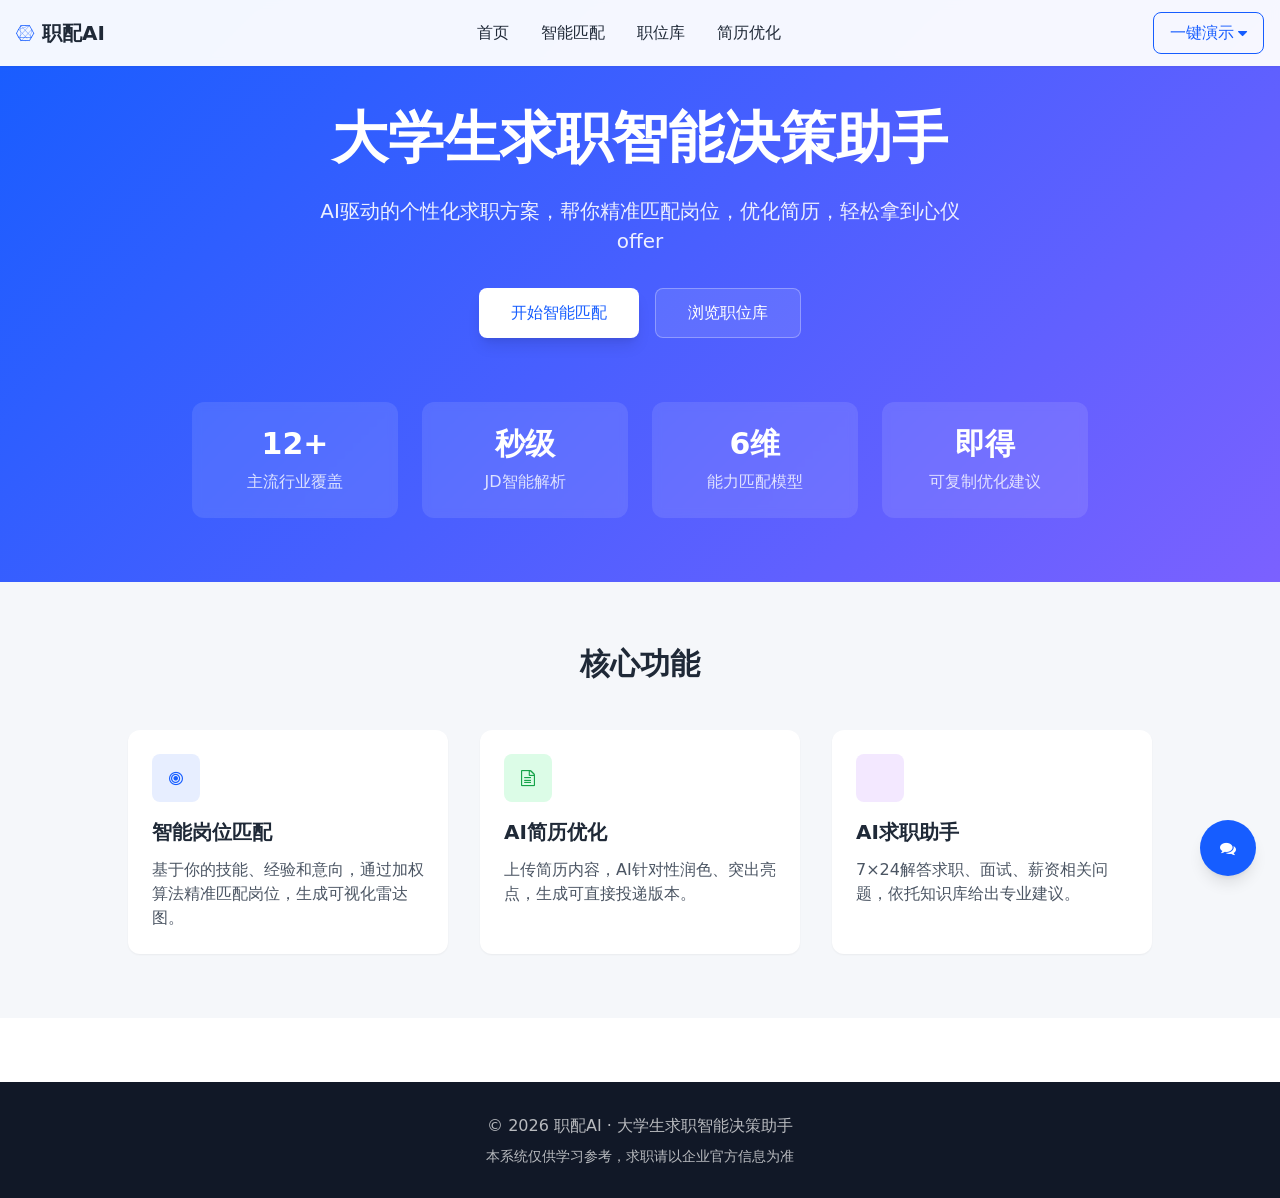
<file: index.html>
<!DOCTYPE html>
<html lang="zh-CN">
<head>
    <meta charset="UTF-8">
    <meta name="viewport" content="width=device-width, initial-scale=1.0">
    <title>职配AI - 大学生求职智能决策助手</title>
    <!-- 内联加载屏：不依赖任何外部资源 -->
    <style>
        #loadingScreen{position:fixed;inset:0;z-index:9999;display:flex;flex-direction:column;align-items:center;justify-content:center;background:#fff;transition:opacity .4s}
        #loadingScreen.hide{opacity:0;pointer-events:none}
        #loadingScreen .spinner{width:40px;height:40px;border:3px solid #e5e7eb;border-top-color:#165DFF;border-radius:50%;animation:spin .8s linear infinite}
        #loadingScreen p{margin-top:16px;color:#6b7280;font-size:14px;font-family:system-ui,sans-serif}
        #loadingScreen .retry-btn{margin-top:12px;padding:8px 20px;background:#165DFF;color:#fff;border:none;border-radius:8px;font-size:14px;cursor:pointer;display:none;font-family:system-ui,sans-serif}
        #loadingScreen.error .retry-btn{display:block}
        #loadingScreen.error p{color:#ef4444}
        @keyframes spin{to{transform:rotate(360deg)}}
    </style>
    <div id="loadingScreen">
        <div class="spinner"></div>
        <p>正在加载资源，请稍候...</p>
        <button class="retry-btn" onclick="location.reload()">重新加载</button>
    </div>
    <script>
        // 加载超时检测：8秒内CDN未就绪则提示用户
        var _loadTimer = setTimeout(function(){
            var ls = document.getElementById('loadingScreen');
            if(ls && !ls.classList.contains('hide')){
                ls.classList.add('error');
                ls.querySelector('p').textContent = '资源加载较慢，请点击重新加载或稍后再试';
            }
        }, 8000);
        function hideLoading(){
            clearTimeout(_loadTimer);
            var ls = document.getElementById('loadingScreen');
            if(ls){ls.classList.add('hide');setTimeout(function(){ls.remove()},500)}
        }
    </script>
    <style>*,:after,:before{--tw-border-spacing-x:0;--tw-border-spacing-y:0;--tw-translate-x:0;--tw-translate-y:0;--tw-rotate:0;--tw-skew-x:0;--tw-skew-y:0;--tw-scale-x:1;--tw-scale-y:1;--tw-pan-x: ;--tw-pan-y: ;--tw-pinch-zoom: ;--tw-scroll-snap-strictness:proximity;--tw-gradient-from-position: ;--tw-gradient-via-position: ;--tw-gradient-to-position: ;--tw-ordinal: ;--tw-slashed-zero: ;--tw-numeric-figure: ;--tw-numeric-spacing: ;--tw-numeric-fraction: ;--tw-ring-inset: ;--tw-ring-offset-width:0px;--tw-ring-offset-color:#fff;--tw-ring-color:rgba(59,130,246,.5);--tw-ring-offset-shadow:0 0 #0000;--tw-ring-shadow:0 0 #0000;--tw-shadow:0 0 #0000;--tw-shadow-colored:0 0 #0000;--tw-blur: ;--tw-brightness: ;--tw-contrast: ;--tw-grayscale: ;--tw-hue-rotate: ;--tw-invert: ;--tw-saturate: ;--tw-sepia: ;--tw-drop-shadow: ;--tw-backdrop-blur: ;--tw-backdrop-brightness: ;--tw-backdrop-contrast: ;--tw-backdrop-grayscale: ;--tw-backdrop-hue-rotate: ;--tw-backdrop-invert: ;--tw-backdrop-opacity: ;--tw-backdrop-saturate: ;--tw-backdrop-sepia: ;--tw-contain-size: ;--tw-contain-layout: ;--tw-contain-paint: ;--tw-contain-style: }::backdrop{--tw-border-spacing-x:0;--tw-border-spacing-y:0;--tw-translate-x:0;--tw-translate-y:0;--tw-rotate:0;--tw-skew-x:0;--tw-skew-y:0;--tw-scale-x:1;--tw-scale-y:1;--tw-pan-x: ;--tw-pan-y: ;--tw-pinch-zoom: ;--tw-scroll-snap-strictness:proximity;--tw-gradient-from-position: ;--tw-gradient-via-position: ;--tw-gradient-to-position: ;--tw-ordinal: ;--tw-slashed-zero: ;--tw-numeric-figure: ;--tw-numeric-spacing: ;--tw-numeric-fraction: ;--tw-ring-inset: ;--tw-ring-offset-width:0px;--tw-ring-offset-color:#fff;--tw-ring-color:rgba(59,130,246,.5);--tw-ring-offset-shadow:0 0 #0000;--tw-ring-shadow:0 0 #0000;--tw-shadow:0 0 #0000;--tw-shadow-colored:0 0 #0000;--tw-blur: ;--tw-brightness: ;--tw-contrast: ;--tw-grayscale: ;--tw-hue-rotate: ;--tw-invert: ;--tw-saturate: ;--tw-sepia: ;--tw-drop-shadow: ;--tw-backdrop-blur: ;--tw-backdrop-brightness: ;--tw-backdrop-contrast: ;--tw-backdrop-grayscale: ;--tw-backdrop-hue-rotate: ;--tw-backdrop-invert: ;--tw-backdrop-opacity: ;--tw-backdrop-saturate: ;--tw-backdrop-sepia: ;--tw-contain-size: ;--tw-contain-layout: ;--tw-contain-paint: ;--tw-contain-style: }/*! tailwindcss v3.4.15 | MIT License | https://tailwindcss.com*/*,:after,:before{box-sizing:border-box;border:0 solid #e5e7eb}:after,:before{--tw-content:""}:host,html{line-height:1.5;-webkit-text-size-adjust:100%;-moz-tab-size:4;-o-tab-size:4;tab-size:4;font-family:Inter,system-ui,sans-serif;font-feature-settings:normal;font-variation-settings:normal;-webkit-tap-highlight-color:transparent}body{margin:0;line-height:inherit}hr{height:0;color:inherit;border-top-width:1px}abbr:where([title]){-webkit-text-decoration:underline dotted;text-decoration:underline dotted}h1,h2,h3,h4,h5,h6{font-size:inherit;font-weight:inherit}a{color:inherit;text-decoration:inherit}b,strong{font-weight:bolder}code,kbd,pre,samp{font-family:ui-monospace,SFMono-Regular,Menlo,Monaco,Consolas,Liberation Mono,Courier New,monospace;font-feature-settings:normal;font-variation-settings:normal;font-size:1em}small{font-size:80%}sub,sup{font-size:75%;line-height:0;position:relative;vertical-align:baseline}sub{bottom:-.25em}sup{top:-.5em}table{text-indent:0;border-color:inherit;border-collapse:collapse}button,input,optgroup,select,textarea{font-family:inherit;font-feature-settings:inherit;font-variation-settings:inherit;font-size:100%;font-weight:inherit;line-height:inherit;letter-spacing:inherit;color:inherit;margin:0;padding:0}button,select{text-transform:none}button,input:where([type=button]),input:where([type=reset]),input:where([type=submit]){-webkit-appearance:button;background-color:transparent;background-image:none}:-moz-focusring{outline:auto}:-moz-ui-invalid{box-shadow:none}progress{vertical-align:baseline}::-webkit-inner-spin-button,::-webkit-outer-spin-button{height:auto}[type=search]{-webkit-appearance:textfield;outline-offset:-2px}::-webkit-search-decoration{-webkit-appearance:none}::-webkit-file-upload-button{-webkit-appearance:button;font:inherit}summary{display:list-item}blockquote,dd,dl,figure,h1,h2,h3,h4,h5,h6,hr,p,pre{margin:0}fieldset{margin:0}fieldset,legend{padding:0}menu,ol,ul{list-style:none;margin:0;padding:0}dialog{padding:0}textarea{resize:vertical}input::-moz-placeholder,textarea::-moz-placeholder{opacity:1;color:#9ca3af}input::placeholder,textarea::placeholder{opacity:1;color:#9ca3af}[role=button],button{cursor:pointer}:disabled{cursor:default}audio,canvas,embed,iframe,img,object,svg,video{display:block;vertical-align:middle}img,video{max-width:100%;height:auto}[hidden]:where(:not([hidden=until-found])){display:none}.container{width:100%}@media (min-width:640px){.container{max-width:640px}}@media (min-width:768px){.container{max-width:768px}}@media (min-width:1024px){.container{max-width:1024px}}@media (min-width:1280px){.container{max-width:1280px}}@media (min-width:1536px){.container{max-width:1536px}}.fixed{position:fixed}.absolute{position:absolute}.relative{position:relative}.inset-0{inset:0}.bottom-0{bottom:0}.bottom-24{bottom:6rem}.bottom-6{bottom:1.5rem}.left-0{left:0}.right-0{right:0}.right-6{right:1.5rem}.top-0{top:0}.top-full{top:100%}.z-30{z-index:30}.z-40{z-index:40}.z-50{z-index:50}.col-span-3{grid-column:span 3/span 3}.mx-auto{margin-left:auto;margin-right:auto}.my-1{margin-top:.25rem;margin-bottom:.25rem}.my-2{margin-top:.5rem;margin-bottom:.5rem}.my-4{margin-top:1rem;margin-bottom:1rem}.mb-1{margin-bottom:.25rem}.mb-12{margin-bottom:3rem}.mb-16{margin-bottom:4rem}.mb-2{margin-bottom:.5rem}.mb-3{margin-bottom:.75rem}.mb-4{margin-bottom:1rem}.mb-6{margin-bottom:1.5rem}.mb-8{margin-bottom:2rem}.ml-2{margin-left:.5rem}.ml-3{margin-left:.75rem}.mt-1{margin-top:.25rem}.mt-16{margin-top:4rem}.mt-2{margin-top:.5rem}.block{display:block}.flex{display:flex}.table{display:table}.grid{display:grid}.contents{display:contents}.hidden{display:none}.h-12{height:3rem}.h-14{height:3.5rem}.h-2{height:.5rem}.h-64{height:16rem}.h-8{height:2rem}.h-9{height:2.25rem}.h-\[500px\]{height:500px}.h-full{height:100%}.min-h-\[36px\]{min-height:36px}.min-h-\[40px\]{min-height:40px}.min-h-\[44px\]{min-height:44px}.min-h-\[56px\]{min-height:56px}.w-12{width:3rem}.w-14{width:3.5rem}.w-2{width:.5rem}.w-64{width:16rem}.w-8{width:2rem}.w-9{width:2.25rem}.w-\[90vw\]{width:90vw}.w-full{width:100%}.min-w-0{min-width:0}.min-w-\[120px\]{min-width:120px}.min-w-\[160px\]{min-width:160px}.min-w-\[32px\]{min-width:32px}.min-w-\[36px\]{min-width:36px}.min-w-\[44px\]{min-width:44px}.min-w-\[56px\]{min-width:56px}.max-w-2xl{max-width:42rem}.max-w-4xl{max-width:56rem}.max-w-5xl{max-width:64rem}.max-w-6xl{max-width:72rem}.max-w-\[380px\]{max-width:380px}.max-w-\[80\%\]{max-width:80%}.flex-1{flex:1 1 0%}.flex-shrink-0{flex-shrink:0}.origin-bottom-right{transform-origin:bottom right}.translate-x-full{--tw-translate-x:100%}.scale-0,.translate-x-full{transform:translate(var(--tw-translate-x),var(--tw-translate-y)) rotate(var(--tw-rotate)) skewX(var(--tw-skew-x)) skewY(var(--tw-skew-y)) scaleX(var(--tw-scale-x)) scaleY(var(--tw-scale-y))}.scale-0{--tw-scale-x:0;--tw-scale-y:0}.scale-100{--tw-scale-x:1;--tw-scale-y:1}.scale-100,.transform{transform:translate(var(--tw-translate-x),var(--tw-translate-y)) rotate(var(--tw-rotate)) skewX(var(--tw-skew-x)) skewY(var(--tw-skew-y)) scaleX(var(--tw-scale-x)) scaleY(var(--tw-scale-y))}.cursor-pointer{cursor:pointer}.resize-none{resize:none}.list-inside{list-style-position:inside}.list-disc{list-style-type:disc}.grid-cols-2{grid-template-columns:repeat(2,minmax(0,1fr))}.flex-col{flex-direction:column}.flex-wrap{flex-wrap:wrap}.items-start{align-items:flex-start}.items-center{align-items:center}.justify-start{justify-content:flex-start}.justify-end{justify-content:flex-end}.justify-center{justify-content:center}.justify-between{justify-content:space-between}.gap-1{gap:.25rem}.gap-2{gap:.5rem}.gap-3{gap:.75rem}.gap-4{gap:1rem}.gap-6{gap:1.5rem}.gap-8{gap:2rem}.gap-y-2{row-gap:.5rem}.space-x-1>:not([hidden])~:not([hidden]){--tw-space-x-reverse:0;margin-right:calc(.25rem*var(--tw-space-x-reverse));margin-left:calc(.25rem*(1 - var(--tw-space-x-reverse)))}.space-x-2>:not([hidden])~:not([hidden]){--tw-space-x-reverse:0;margin-right:calc(.5rem*var(--tw-space-x-reverse));margin-left:calc(.5rem*(1 - var(--tw-space-x-reverse)))}.space-x-3>:not([hidden])~:not([hidden]){--tw-space-x-reverse:0;margin-right:calc(.75rem*var(--tw-space-x-reverse));margin-left:calc(.75rem*(1 - var(--tw-space-x-reverse)))}.space-x-4>:not([hidden])~:not([hidden]){--tw-space-x-reverse:0;margin-right:calc(1rem*var(--tw-space-x-reverse));margin-left:calc(1rem*(1 - var(--tw-space-x-reverse)))}.space-x-8>:not([hidden])~:not([hidden]){--tw-space-x-reverse:0;margin-right:calc(2rem*var(--tw-space-x-reverse));margin-left:calc(2rem*(1 - var(--tw-space-x-reverse)))}.space-y-1>:not([hidden])~:not([hidden]){--tw-space-y-reverse:0;margin-top:calc(.25rem*(1 - var(--tw-space-y-reverse)));margin-bottom:calc(.25rem*var(--tw-space-y-reverse))}.space-y-2>:not([hidden])~:not([hidden]){--tw-space-y-reverse:0;margin-top:calc(.5rem*(1 - var(--tw-space-y-reverse)));margin-bottom:calc(.5rem*var(--tw-space-y-reverse))}.space-y-4>:not([hidden])~:not([hidden]){--tw-space-y-reverse:0;margin-top:calc(1rem*(1 - var(--tw-space-y-reverse)));margin-bottom:calc(1rem*var(--tw-space-y-reverse))}.space-y-6>:not([hidden])~:not([hidden]){--tw-space-y-reverse:0;margin-top:calc(1.5rem*(1 - var(--tw-space-y-reverse)));margin-bottom:calc(1.5rem*var(--tw-space-y-reverse))}.overflow-y-auto{overflow-y:auto}.truncate{overflow:hidden;text-overflow:ellipsis;white-space:nowrap}.whitespace-pre-line{white-space:pre-line}.whitespace-pre-wrap{white-space:pre-wrap}.rounded{border-radius:.25rem}.rounded-full{border-radius:9999px}.rounded-lg{border-radius:.5rem}.rounded-xl{border-radius:.75rem}.rounded-t-xl{border-top-left-radius:.75rem;border-top-right-radius:.75rem}.rounded-tl-none{border-top-left-radius:0}.rounded-tr-none{border-top-right-radius:0}.border{border-width:1px}.border-b{border-bottom-width:1px}.border-t{border-top-width:1px}.border-gray-200{--tw-border-opacity:1;border-color:rgb(229 231 235/var(--tw-border-opacity,1))}.border-gray-300{--tw-border-opacity:1;border-color:rgb(209 213 219/var(--tw-border-opacity,1))}.border-primary{--tw-border-opacity:1;border-color:rgb(22 93 255/var(--tw-border-opacity,1))}.border-white{--tw-border-opacity:1;border-color:rgb(255 255 255/var(--tw-border-opacity,1))}.border-white\/30{border-color:hsla(0,0%,100%,.3)}.bg-amber-500{--tw-bg-opacity:1;background-color:rgb(245 158 11/var(--tw-bg-opacity,1))}.bg-black{--tw-bg-opacity:1;background-color:rgb(0 0 0/var(--tw-bg-opacity,1))}.bg-black\/30{background-color:rgba(0,0,0,.3)}.bg-black\/50{background-color:rgba(0,0,0,.5)}.bg-blue-50{--tw-bg-opacity:1;background-color:rgb(239 246 255/var(--tw-bg-opacity,1))}.bg-gray-100{--tw-bg-opacity:1;background-color:rgb(243 244 246/var(--tw-bg-opacity,1))}.bg-gray-400{--tw-bg-opacity:1;background-color:rgb(156 163 175/var(--tw-bg-opacity,1))}.bg-gray-50{--tw-bg-opacity:1;background-color:rgb(249 250 251/var(--tw-bg-opacity,1))}.bg-gray-900{--tw-bg-opacity:1;background-color:rgb(17 24 39/var(--tw-bg-opacity,1))}.bg-green-100{--tw-bg-opacity:1;background-color:rgb(220 252 231/var(--tw-bg-opacity,1))}.bg-neutral{--tw-bg-opacity:1;background-color:rgb(245 247 250/var(--tw-bg-opacity,1))}.bg-orange-100{--tw-bg-opacity:1;background-color:rgb(255 237 213/var(--tw-bg-opacity,1))}.bg-primary{--tw-bg-opacity:1;background-color:rgb(22 93 255/var(--tw-bg-opacity,1))}.bg-primary\/10{background-color:rgba(22,93,255,.1)}.bg-purple-100{--tw-bg-opacity:1;background-color:rgb(243 232 255/var(--tw-bg-opacity,1))}.bg-purple-50{--tw-bg-opacity:1;background-color:rgb(250 245 255/var(--tw-bg-opacity,1))}.bg-white{--tw-bg-opacity:1;background-color:rgb(255 255 255/var(--tw-bg-opacity,1))}.bg-white\/10{background-color:hsla(0,0%,100%,.1)}.bg-white\/95{background-color:hsla(0,0%,100%,.95)}.bg-yellow-100{--tw-bg-opacity:1;background-color:rgb(254 249 195/var(--tw-bg-opacity,1))}.bg-gradient-to-br{background-image:linear-gradient(to bottom right,var(--tw-gradient-stops))}.bg-gradient-to-r{background-image:linear-gradient(to right,var(--tw-gradient-stops))}.from-amber-50{--tw-gradient-from:#fffbeb var(--tw-gradient-from-position);--tw-gradient-to:rgba(255,251,235,0) var(--tw-gradient-to-position);--tw-gradient-stops:var(--tw-gradient-from),var(--tw-gradient-to)}.from-primary{--tw-gradient-from:#165dff var(--tw-gradient-from-position);--tw-gradient-to:rgba(22,93,255,0) var(--tw-gradient-to-position);--tw-gradient-stops:var(--tw-gradient-from),var(--tw-gradient-to)}.to-orange-50{--tw-gradient-to:#fff7ed var(--tw-gradient-to-position)}.to-secondary{--tw-gradient-to:#7b61ff var(--tw-gradient-to-position)}.p-1{padding:.25rem}.p-1\.5{padding:.375rem}.p-12{padding:3rem}.p-2{padding:.5rem}.p-4{padding:1rem}.p-5{padding:1.25rem}.p-6{padding:1.5rem}.px-1{padding-left:.25rem;padding-right:.25rem}.px-1\.5{padding-left:.375rem;padding-right:.375rem}.px-2{padding-left:.5rem;padding-right:.5rem}.px-3{padding-left:.75rem;padding-right:.75rem}.px-4{padding-left:1rem;padding-right:1rem}.px-6{padding-left:1.5rem;padding-right:1.5rem}.px-8{padding-left:2rem;padding-right:2rem}.py-0{padding-top:0;padding-bottom:0}.py-0\.5{padding-top:.125rem;padding-bottom:.125rem}.py-1{padding-top:.25rem;padding-bottom:.25rem}.py-1\.5{padding-top:.375rem;padding-bottom:.375rem}.py-12{padding-top:3rem;padding-bottom:3rem}.py-16{padding-top:4rem;padding-bottom:4rem}.py-2{padding-top:.5rem;padding-bottom:.5rem}.py-3{padding-top:.75rem;padding-bottom:.75rem}.py-8{padding-top:2rem;padding-bottom:2rem}.pb-16{padding-bottom:4rem}.pb-2{padding-bottom:.5rem}.pr-4{padding-right:1rem}.pt-2{padding-top:.5rem}.pt-24{padding-top:6rem}.text-left{text-align:left}.text-center{text-align:center}.text-right{text-align:right}.font-sans{font-family:Inter,system-ui,sans-serif}.text-2xl{font-size:1.5rem;line-height:2rem}.text-3xl{font-size:1.875rem;line-height:2.25rem}.text-4xl{font-size:2.25rem;line-height:2.5rem}.text-5xl{font-size:3rem;line-height:1}.text-6xl{font-size:3.75rem;line-height:1}.text-\[clamp\(1rem\2c 2vw\2c 1\.25rem\)\]{font-size:clamp(1rem,2vw,1.25rem)}.text-\[clamp\(2rem\2c 5vw\2c 3\.5rem\)\]{font-size:clamp(2rem,5vw,3.5rem)}.text-base{font-size:1rem;line-height:1.5rem}.text-lg{font-size:1.125rem;line-height:1.75rem}.text-sm{font-size:.875rem;line-height:1.25rem}.text-xl{font-size:1.25rem;line-height:1.75rem}.text-xs{font-size:.75rem;line-height:1rem}.font-bold{font-weight:700}.font-medium{font-weight:500}.font-semibold{font-weight:600}.leading-relaxed{line-height:1.625}.text-amber-700{--tw-text-opacity:1;color:rgb(180 83 9/var(--tw-text-opacity,1))}.text-amber-800{--tw-text-opacity:1;color:rgb(146 64 14/var(--tw-text-opacity,1))}.text-blue-600{--tw-text-opacity:1;color:rgb(37 99 235/var(--tw-text-opacity,1))}.text-gray-200{--tw-text-opacity:1;color:rgb(229 231 235/var(--tw-text-opacity,1))}.text-gray-300{--tw-text-opacity:1;color:rgb(209 213 219/var(--tw-text-opacity,1))}.text-gray-400{--tw-text-opacity:1;color:rgb(156 163 175/var(--tw-text-opacity,1))}.text-gray-500{--tw-text-opacity:1;color:rgb(107 114 128/var(--tw-text-opacity,1))}.text-gray-600{--tw-text-opacity:1;color:rgb(75 85 99/var(--tw-text-opacity,1))}.text-gray-700{--tw-text-opacity:1;color:rgb(55 65 81/var(--tw-text-opacity,1))}.text-gray-800{--tw-text-opacity:1;color:rgb(31 41 55/var(--tw-text-opacity,1))}.text-green-600{--tw-text-opacity:1;color:rgb(22 163 74/var(--tw-text-opacity,1))}.text-green-700{--tw-text-opacity:1;color:rgb(21 128 61/var(--tw-text-opacity,1))}.text-orange-700{--tw-text-opacity:1;color:rgb(194 65 12/var(--tw-text-opacity,1))}.text-primary{--tw-text-opacity:1;color:rgb(22 93 255/var(--tw-text-opacity,1))}.text-purple-600{--tw-text-opacity:1;color:rgb(147 51 234/var(--tw-text-opacity,1))}.text-red-500{--tw-text-opacity:1;color:rgb(239 68 68/var(--tw-text-opacity,1))}.text-white{--tw-text-opacity:1;color:rgb(255 255 255/var(--tw-text-opacity,1))}.text-white\/70{color:hsla(0,0%,100%,.7)}.text-white\/80{color:hsla(0,0%,100%,.8)}.text-white\/90{color:hsla(0,0%,100%,.9)}.text-yellow-700{--tw-text-opacity:1;color:rgb(161 98 7/var(--tw-text-opacity,1))}.antialiased{-webkit-font-smoothing:antialiased;-moz-osx-font-smoothing:grayscale}.shadow-2xl{--tw-shadow:0 25px 50px -12px rgba(0,0,0,.25);--tw-shadow-colored:0 25px 50px -12px var(--tw-shadow-color)}.shadow-2xl,.shadow-lg{box-shadow:var(--tw-ring-offset-shadow,0 0 #0000),var(--tw-ring-shadow,0 0 #0000),var(--tw-shadow)}.shadow-lg{--tw-shadow:0 10px 15px -3px rgba(0,0,0,.1),0 4px 6px -4px rgba(0,0,0,.1);--tw-shadow-colored:0 10px 15px -3px var(--tw-shadow-color),0 4px 6px -4px var(--tw-shadow-color)}.shadow-sm{--tw-shadow:0 1px 2px 0 rgba(0,0,0,.05);--tw-shadow-colored:0 1px 2px 0 var(--tw-shadow-color)}.shadow-sm,.shadow-xl{box-shadow:var(--tw-ring-offset-shadow,0 0 #0000),var(--tw-ring-shadow,0 0 #0000),var(--tw-shadow)}.shadow-xl{--tw-shadow:0 20px 25px -5px rgba(0,0,0,.1),0 8px 10px -6px rgba(0,0,0,.1);--tw-shadow-colored:0 20px 25px -5px var(--tw-shadow-color),0 8px 10px -6px var(--tw-shadow-color)}.filter{filter:var(--tw-blur) var(--tw-brightness) var(--tw-contrast) var(--tw-grayscale) var(--tw-hue-rotate) var(--tw-invert) var(--tw-saturate) var(--tw-sepia) var(--tw-drop-shadow)}.backdrop-blur-sm{--tw-backdrop-blur:blur(4px);-webkit-backdrop-filter:var(--tw-backdrop-blur) var(--tw-backdrop-brightness) var(--tw-backdrop-contrast) var(--tw-backdrop-grayscale) var(--tw-backdrop-hue-rotate) var(--tw-backdrop-invert) var(--tw-backdrop-opacity) var(--tw-backdrop-saturate) var(--tw-backdrop-sepia);backdrop-filter:var(--tw-backdrop-blur) var(--tw-backdrop-brightness) var(--tw-backdrop-contrast) var(--tw-backdrop-grayscale) var(--tw-backdrop-hue-rotate) var(--tw-backdrop-invert) var(--tw-backdrop-opacity) var(--tw-backdrop-saturate) var(--tw-backdrop-sepia)}.transition{transition-property:color,background-color,border-color,text-decoration-color,fill,stroke,opacity,box-shadow,transform,filter,-webkit-backdrop-filter;transition-property:color,background-color,border-color,text-decoration-color,fill,stroke,opacity,box-shadow,transform,filter,backdrop-filter;transition-property:color,background-color,border-color,text-decoration-color,fill,stroke,opacity,box-shadow,transform,filter,backdrop-filter,-webkit-backdrop-filter;transition-timing-function:cubic-bezier(.4,0,.2,1);transition-duration:.15s}.transition-all{transition-property:all;transition-timing-function:cubic-bezier(.4,0,.2,1);transition-duration:.15s}.transition-colors{transition-property:color,background-color,border-color,text-decoration-color,fill,stroke;transition-timing-function:cubic-bezier(.4,0,.2,1);transition-duration:.15s}.transition-transform{transition-property:transform;transition-timing-function:cubic-bezier(.4,0,.2,1);transition-duration:.15s}.duration-300{transition-duration:.3s}.duration-500{transition-duration:.5s}.ease-out{transition-timing-function:cubic-bezier(0,0,.2,1)}.hover\:border-primary:hover{--tw-border-opacity:1;border-color:rgb(22 93 255/var(--tw-border-opacity,1))}.hover\:bg-amber-600:hover{--tw-bg-opacity:1;background-color:rgb(217 119 6/var(--tw-bg-opacity,1))}.hover\:bg-blue-100:hover{--tw-bg-opacity:1;background-color:rgb(219 234 254/var(--tw-bg-opacity,1))}.hover\:bg-gray-100:hover{--tw-bg-opacity:1;background-color:rgb(243 244 246/var(--tw-bg-opacity,1))}.hover\:bg-gray-200:hover{--tw-bg-opacity:1;background-color:rgb(229 231 235/var(--tw-bg-opacity,1))}.hover\:bg-gray-50:hover{--tw-bg-opacity:1;background-color:rgb(249 250 251/var(--tw-bg-opacity,1))}.hover\:bg-primary\/5:hover{background-color:rgba(22,93,255,.05)}.hover\:bg-primary\/90:hover{background-color:rgba(22,93,255,.9)}.hover\:bg-purple-100:hover{--tw-bg-opacity:1;background-color:rgb(243 232 255/var(--tw-bg-opacity,1))}.hover\:bg-white\/20:hover{background-color:hsla(0,0%,100%,.2)}.hover\:text-gray-600:hover{--tw-text-opacity:1;color:rgb(75 85 99/var(--tw-text-opacity,1))}.hover\:text-primary:hover{--tw-text-opacity:1;color:rgb(22 93 255/var(--tw-text-opacity,1))}.focus\:outline-none:focus{outline:2px solid transparent;outline-offset:2px}.focus\:ring-2:focus{--tw-ring-offset-shadow:var(--tw-ring-inset) 0 0 0 var(--tw-ring-offset-width) var(--tw-ring-offset-color);--tw-ring-shadow:var(--tw-ring-inset) 0 0 0 calc(2px + var(--tw-ring-offset-width)) var(--tw-ring-color);box-shadow:var(--tw-ring-offset-shadow),var(--tw-ring-shadow),var(--tw-shadow,0 0 #0000)}.focus\:ring-primary\/20:focus{--tw-ring-color:rgba(22,93,255,.2)}@media (min-width:640px){.sm\:my-8{margin-top:2rem;margin-bottom:2rem}.sm\:hidden{display:none}.sm\:w-96{width:24rem}.sm\:flex-row{flex-direction:row}.sm\:p-4{padding:1rem}.sm\:p-6{padding:1.5rem}.sm\:text-2xl{font-size:1.5rem;line-height:2rem}.sm\:text-xl{font-size:1.25rem;line-height:1.75rem}}@media (min-width:768px){.md\:col-span-2{grid-column:span 2/span 2}.md\:col-span-3{grid-column:span 3/span 3}.md\:flex{display:flex}.md\:hidden{display:none}.md\:grid-cols-2{grid-template-columns:repeat(2,minmax(0,1fr))}.md\:grid-cols-3{grid-template-columns:repeat(3,minmax(0,1fr))}.md\:grid-cols-4{grid-template-columns:repeat(4,minmax(0,1fr))}.md\:grid-cols-5{grid-template-columns:repeat(5,minmax(0,1fr))}.md\:text-3xl{font-size:1.875rem;line-height:2.25rem}}@media (min-width:1024px){.lg\:grid-cols-3{grid-template-columns:repeat(3,minmax(0,1fr))}}</style>
    <!-- Font Awesome 4.7.0 CSS 内联 -->
    <style>/*!
 *  Font Awesome 4.7.0 by @davegandy - http://fontawesome.io - @fontawesome
 *  License - http://fontawesome.io/license (Font: SIL OFL 1.1, CSS: MIT License)
 */@font-face{font-family:'FontAwesome';src:url('https://cdn.jsdelivr.net/npm/font-awesome@4.7.0/fonts/fontawesome-webfont.eot?v=4.7.0');src:url('https://cdn.jsdelivr.net/npm/font-awesome@4.7.0/fonts/fontawesome-webfont.eot?#iefix&v=4.7.0') format('embedded-opentype'),url('https://cdn.jsdelivr.net/npm/font-awesome@4.7.0/fonts/fontawesome-webfont.woff2?v=4.7.0') format('woff2'),url('https://cdn.jsdelivr.net/npm/font-awesome@4.7.0/fonts/fontawesome-webfont.woff?v=4.7.0') format('woff'),url('https://cdn.jsdelivr.net/npm/font-awesome@4.7.0/fonts/fontawesome-webfont.ttf?v=4.7.0') format('truetype'),url('https://cdn.jsdelivr.net/npm/font-awesome@4.7.0/fonts/fontawesome-webfont.svg?v=4.7.0#fontawesomeregular') format('svg');font-weight:normal;font-style:normal}.fa{display:inline-block;font:normal normal normal 14px/1 FontAwesome;font-size:inherit;text-rendering:auto;-webkit-font-smoothing:antialiased;-moz-osx-font-smoothing:grayscale}.fa-lg{font-size:1.33333333em;line-height:.75em;vertical-align:-15%}.fa-2x{font-size:2em}.fa-3x{font-size:3em}.fa-4x{font-size:4em}.fa-5x{font-size:5em}.fa-fw{width:1.28571429em;text-align:center}.fa-ul{padding-left:0;margin-left:2.14285714em;list-style-type:none}.fa-ul>li{position:relative}.fa-li{position:absolute;left:-2.14285714em;width:2.14285714em;top:.14285714em;text-align:center}.fa-li.fa-lg{left:-1.85714286em}.fa-border{padding:.2em .25em .15em;border:solid .08em #eee;border-radius:.1em}.fa-pull-left{float:left}.fa-pull-right{float:right}.fa.fa-pull-left{margin-right:.3em}.fa.fa-pull-right{margin-left:.3em}.pull-right{float:right}.pull-left{float:left}.fa.pull-left{margin-right:.3em}.fa.pull-right{margin-left:.3em}.fa-spin{-webkit-animation:fa-spin 2s infinite linear;animation:fa-spin 2s infinite linear}.fa-pulse{-webkit-animation:fa-spin 1s infinite steps(8);animation:fa-spin 1s infinite steps(8)}@-webkit-keyframes fa-spin{0%{-webkit-transform:rotate(0deg);transform:rotate(0deg)}100%{-webkit-transform:rotate(359deg);transform:rotate(359deg)}}@keyframes fa-spin{0%{-webkit-transform:rotate(0deg);transform:rotate(0deg)}100%{-webkit-transform:rotate(359deg);transform:rotate(359deg)}}.fa-rotate-90{-ms-filter:"progid:DXImageTransform.Microsoft.BasicImage(rotation=1)";-webkit-transform:rotate(90deg);-ms-transform:rotate(90deg);transform:rotate(90deg)}.fa-rotate-180{-ms-filter:"progid:DXImageTransform.Microsoft.BasicImage(rotation=2)";-webkit-transform:rotate(180deg);-ms-transform:rotate(180deg);transform:rotate(180deg)}.fa-rotate-270{-ms-filter:"progid:DXImageTransform.Microsoft.BasicImage(rotation=3)";-webkit-transform:rotate(270deg);-ms-transform:rotate(270deg);transform:rotate(270deg)}.fa-flip-horizontal{-ms-filter:"progid:DXImageTransform.Microsoft.BasicImage(rotation=0, mirror=1)";-webkit-transform:scale(-1, 1);-ms-transform:scale(-1, 1);transform:scale(-1, 1)}.fa-flip-vertical{-ms-filter:"progid:DXImageTransform.Microsoft.BasicImage(rotation=2, mirror=1)";-webkit-transform:scale(1, -1);-ms-transform:scale(1, -1);transform:scale(1, -1)}:root .fa-rotate-90,:root .fa-rotate-180,:root .fa-rotate-270,:root .fa-flip-horizontal,:root .fa-flip-vertical{filter:none}.fa-stack{position:relative;display:inline-block;width:2em;height:2em;line-height:2em;vertical-align:middle}.fa-stack-1x,.fa-stack-2x{position:absolute;left:0;width:100%;text-align:center}.fa-stack-1x{line-height:inherit}.fa-stack-2x{font-size:2em}.fa-inverse{color:#fff}.fa-glass:before{content:"\f000"}.fa-music:before{content:"\f001"}.fa-search:before{content:"\f002"}.fa-envelope-o:before{content:"\f003"}.fa-heart:before{content:"\f004"}.fa-star:before{content:"\f005"}.fa-star-o:before{content:"\f006"}.fa-user:before{content:"\f007"}.fa-film:before{content:"\f008"}.fa-th-large:before{content:"\f009"}.fa-th:before{content:"\f00a"}.fa-th-list:before{content:"\f00b"}.fa-check:before{content:"\f00c"}.fa-remove:before,.fa-close:before,.fa-times:before{content:"\f00d"}.fa-search-plus:before{content:"\f00e"}.fa-search-minus:before{content:"\f010"}.fa-power-off:before{content:"\f011"}.fa-signal:before{content:"\f012"}.fa-gear:before,.fa-cog:before{content:"\f013"}.fa-trash-o:before{content:"\f014"}.fa-home:before{content:"\f015"}.fa-file-o:before{content:"\f016"}.fa-clock-o:before{content:"\f017"}.fa-road:before{content:"\f018"}.fa-download:before{content:"\f019"}.fa-arrow-circle-o-down:before{content:"\f01a"}.fa-arrow-circle-o-up:before{content:"\f01b"}.fa-inbox:before{content:"\f01c"}.fa-play-circle-o:before{content:"\f01d"}.fa-rotate-right:before,.fa-repeat:before{content:"\f01e"}.fa-refresh:before{content:"\f021"}.fa-list-alt:before{content:"\f022"}.fa-lock:before{content:"\f023"}.fa-flag:before{content:"\f024"}.fa-headphones:before{content:"\f025"}.fa-volume-off:before{content:"\f026"}.fa-volume-down:before{content:"\f027"}.fa-volume-up:before{content:"\f028"}.fa-qrcode:before{content:"\f029"}.fa-barcode:before{content:"\f02a"}.fa-tag:before{content:"\f02b"}.fa-tags:before{content:"\f02c"}.fa-book:before{content:"\f02d"}.fa-bookmark:before{content:"\f02e"}.fa-print:before{content:"\f02f"}.fa-camera:before{content:"\f030"}.fa-font:before{content:"\f031"}.fa-bold:before{content:"\f032"}.fa-italic:before{content:"\f033"}.fa-text-height:before{content:"\f034"}.fa-text-width:before{content:"\f035"}.fa-align-left:before{content:"\f036"}.fa-align-center:before{content:"\f037"}.fa-align-right:before{content:"\f038"}.fa-align-justify:before{content:"\f039"}.fa-list:before{content:"\f03a"}.fa-dedent:before,.fa-outdent:before{content:"\f03b"}.fa-indent:before{content:"\f03c"}.fa-video-camera:before{content:"\f03d"}.fa-photo:before,.fa-image:before,.fa-picture-o:before{content:"\f03e"}.fa-pencil:before{content:"\f040"}.fa-map-marker:before{content:"\f041"}.fa-adjust:before{content:"\f042"}.fa-tint:before{content:"\f043"}.fa-edit:before,.fa-pencil-square-o:before{content:"\f044"}.fa-share-square-o:before{content:"\f045"}.fa-check-square-o:before{content:"\f046"}.fa-arrows:before{content:"\f047"}.fa-step-backward:before{content:"\f048"}.fa-fast-backward:before{content:"\f049"}.fa-backward:before{content:"\f04a"}.fa-play:before{content:"\f04b"}.fa-pause:before{content:"\f04c"}.fa-stop:before{content:"\f04d"}.fa-forward:before{content:"\f04e"}.fa-fast-forward:before{content:"\f050"}.fa-step-forward:before{content:"\f051"}.fa-eject:before{content:"\f052"}.fa-chevron-left:before{content:"\f053"}.fa-chevron-right:before{content:"\f054"}.fa-plus-circle:before{content:"\f055"}.fa-minus-circle:before{content:"\f056"}.fa-times-circle:before{content:"\f057"}.fa-check-circle:before{content:"\f058"}.fa-question-circle:before{content:"\f059"}.fa-info-circle:before{content:"\f05a"}.fa-crosshairs:before{content:"\f05b"}.fa-times-circle-o:before{content:"\f05c"}.fa-check-circle-o:before{content:"\f05d"}.fa-ban:before{content:"\f05e"}.fa-arrow-left:before{content:"\f060"}.fa-arrow-right:before{content:"\f061"}.fa-arrow-up:before{content:"\f062"}.fa-arrow-down:before{content:"\f063"}.fa-mail-forward:before,.fa-share:before{content:"\f064"}.fa-expand:before{content:"\f065"}.fa-compress:before{content:"\f066"}.fa-plus:before{content:"\f067"}.fa-minus:before{content:"\f068"}.fa-asterisk:before{content:"\f069"}.fa-exclamation-circle:before{content:"\f06a"}.fa-gift:before{content:"\f06b"}.fa-leaf:before{content:"\f06c"}.fa-fire:before{content:"\f06d"}.fa-eye:before{content:"\f06e"}.fa-eye-slash:before{content:"\f070"}.fa-warning:before,.fa-exclamation-triangle:before{content:"\f071"}.fa-plane:before{content:"\f072"}.fa-calendar:before{content:"\f073"}.fa-random:before{content:"\f074"}.fa-comment:before{content:"\f075"}.fa-magnet:before{content:"\f076"}.fa-chevron-up:before{content:"\f077"}.fa-chevron-down:before{content:"\f078"}.fa-retweet:before{content:"\f079"}.fa-shopping-cart:before{content:"\f07a"}.fa-folder:before{content:"\f07b"}.fa-folder-open:before{content:"\f07c"}.fa-arrows-v:before{content:"\f07d"}.fa-arrows-h:before{content:"\f07e"}.fa-bar-chart-o:before,.fa-bar-chart:before{content:"\f080"}.fa-twitter-square:before{content:"\f081"}.fa-facebook-square:before{content:"\f082"}.fa-camera-retro:before{content:"\f083"}.fa-key:before{content:"\f084"}.fa-gears:before,.fa-cogs:before{content:"\f085"}.fa-comments:before{content:"\f086"}.fa-thumbs-o-up:before{content:"\f087"}.fa-thumbs-o-down:before{content:"\f088"}.fa-star-half:before{content:"\f089"}.fa-heart-o:before{content:"\f08a"}.fa-sign-out:before{content:"\f08b"}.fa-linkedin-square:before{content:"\f08c"}.fa-thumb-tack:before{content:"\f08d"}.fa-external-link:before{content:"\f08e"}.fa-sign-in:before{content:"\f090"}.fa-trophy:before{content:"\f091"}.fa-github-square:before{content:"\f092"}.fa-upload:before{content:"\f093"}.fa-lemon-o:before{content:"\f094"}.fa-phone:before{content:"\f095"}.fa-square-o:before{content:"\f096"}.fa-bookmark-o:before{content:"\f097"}.fa-phone-square:before{content:"\f098"}.fa-twitter:before{content:"\f099"}.fa-facebook-f:before,.fa-facebook:before{content:"\f09a"}.fa-github:before{content:"\f09b"}.fa-unlock:before{content:"\f09c"}.fa-credit-card:before{content:"\f09d"}.fa-feed:before,.fa-rss:before{content:"\f09e"}.fa-hdd-o:before{content:"\f0a0"}.fa-bullhorn:before{content:"\f0a1"}.fa-bell:before{content:"\f0f3"}.fa-certificate:before{content:"\f0a3"}.fa-hand-o-right:before{content:"\f0a4"}.fa-hand-o-left:before{content:"\f0a5"}.fa-hand-o-up:before{content:"\f0a6"}.fa-hand-o-down:before{content:"\f0a7"}.fa-arrow-circle-left:before{content:"\f0a8"}.fa-arrow-circle-right:before{content:"\f0a9"}.fa-arrow-circle-up:before{content:"\f0aa"}.fa-arrow-circle-down:before{content:"\f0ab"}.fa-globe:before{content:"\f0ac"}.fa-wrench:before{content:"\f0ad"}.fa-tasks:before{content:"\f0ae"}.fa-filter:before{content:"\f0b0"}.fa-briefcase:before{content:"\f0b1"}.fa-arrows-alt:before{content:"\f0b2"}.fa-group:before,.fa-users:before{content:"\f0c0"}.fa-chain:before,.fa-link:before{content:"\f0c1"}.fa-cloud:before{content:"\f0c2"}.fa-flask:before{content:"\f0c3"}.fa-cut:before,.fa-scissors:before{content:"\f0c4"}.fa-copy:before,.fa-files-o:before{content:"\f0c5"}.fa-paperclip:before{content:"\f0c6"}.fa-save:before,.fa-floppy-o:before{content:"\f0c7"}.fa-square:before{content:"\f0c8"}.fa-navicon:before,.fa-reorder:before,.fa-bars:before{content:"\f0c9"}.fa-list-ul:before{content:"\f0ca"}.fa-list-ol:before{content:"\f0cb"}.fa-strikethrough:before{content:"\f0cc"}.fa-underline:before{content:"\f0cd"}.fa-table:before{content:"\f0ce"}.fa-magic:before{content:"\f0d0"}.fa-truck:before{content:"\f0d1"}.fa-pinterest:before{content:"\f0d2"}.fa-pinterest-square:before{content:"\f0d3"}.fa-google-plus-square:before{content:"\f0d4"}.fa-google-plus:before{content:"\f0d5"}.fa-money:before{content:"\f0d6"}.fa-caret-down:before{content:"\f0d7"}.fa-caret-up:before{content:"\f0d8"}.fa-caret-left:before{content:"\f0d9"}.fa-caret-right:before{content:"\f0da"}.fa-columns:before{content:"\f0db"}.fa-unsorted:before,.fa-sort:before{content:"\f0dc"}.fa-sort-down:before,.fa-sort-desc:before{content:"\f0dd"}.fa-sort-up:before,.fa-sort-asc:before{content:"\f0de"}.fa-envelope:before{content:"\f0e0"}.fa-linkedin:before{content:"\f0e1"}.fa-rotate-left:before,.fa-undo:before{content:"\f0e2"}.fa-legal:before,.fa-gavel:before{content:"\f0e3"}.fa-dashboard:before,.fa-tachometer:before{content:"\f0e4"}.fa-comment-o:before{content:"\f0e5"}.fa-comments-o:before{content:"\f0e6"}.fa-flash:before,.fa-bolt:before{content:"\f0e7"}.fa-sitemap:before{content:"\f0e8"}.fa-umbrella:before{content:"\f0e9"}.fa-paste:before,.fa-clipboard:before{content:"\f0ea"}.fa-lightbulb-o:before{content:"\f0eb"}.fa-exchange:before{content:"\f0ec"}.fa-cloud-download:before{content:"\f0ed"}.fa-cloud-upload:before{content:"\f0ee"}.fa-user-md:before{content:"\f0f0"}.fa-stethoscope:before{content:"\f0f1"}.fa-suitcase:before{content:"\f0f2"}.fa-bell-o:before{content:"\f0a2"}.fa-coffee:before{content:"\f0f4"}.fa-cutlery:before{content:"\f0f5"}.fa-file-text-o:before{content:"\f0f6"}.fa-building-o:before{content:"\f0f7"}.fa-hospital-o:before{content:"\f0f8"}.fa-ambulance:before{content:"\f0f9"}.fa-medkit:before{content:"\f0fa"}.fa-fighter-jet:before{content:"\f0fb"}.fa-beer:before{content:"\f0fc"}.fa-h-square:before{content:"\f0fd"}.fa-plus-square:before{content:"\f0fe"}.fa-angle-double-left:before{content:"\f100"}.fa-angle-double-right:before{content:"\f101"}.fa-angle-double-up:before{content:"\f102"}.fa-angle-double-down:before{content:"\f103"}.fa-angle-left:before{content:"\f104"}.fa-angle-right:before{content:"\f105"}.fa-angle-up:before{content:"\f106"}.fa-angle-down:before{content:"\f107"}.fa-desktop:before{content:"\f108"}.fa-laptop:before{content:"\f109"}.fa-tablet:before{content:"\f10a"}.fa-mobile-phone:before,.fa-mobile:before{content:"\f10b"}.fa-circle-o:before{content:"\f10c"}.fa-quote-left:before{content:"\f10d"}.fa-quote-right:before{content:"\f10e"}.fa-spinner:before{content:"\f110"}.fa-circle:before{content:"\f111"}.fa-mail-reply:before,.fa-reply:before{content:"\f112"}.fa-github-alt:before{content:"\f113"}.fa-folder-o:before{content:"\f114"}.fa-folder-open-o:before{content:"\f115"}.fa-smile-o:before{content:"\f118"}.fa-frown-o:before{content:"\f119"}.fa-meh-o:before{content:"\f11a"}.fa-gamepad:before{content:"\f11b"}.fa-keyboard-o:before{content:"\f11c"}.fa-flag-o:before{content:"\f11d"}.fa-flag-checkered:before{content:"\f11e"}.fa-terminal:before{content:"\f120"}.fa-code:before{content:"\f121"}.fa-mail-reply-all:before,.fa-reply-all:before{content:"\f122"}.fa-star-half-empty:before,.fa-star-half-full:before,.fa-star-half-o:before{content:"\f123"}.fa-location-arrow:before{content:"\f124"}.fa-crop:before{content:"\f125"}.fa-code-fork:before{content:"\f126"}.fa-unlink:before,.fa-chain-broken:before{content:"\f127"}.fa-question:before{content:"\f128"}.fa-info:before{content:"\f129"}.fa-exclamation:before{content:"\f12a"}.fa-superscript:before{content:"\f12b"}.fa-subscript:before{content:"\f12c"}.fa-eraser:before{content:"\f12d"}.fa-puzzle-piece:before{content:"\f12e"}.fa-microphone:before{content:"\f130"}.fa-microphone-slash:before{content:"\f131"}.fa-shield:before{content:"\f132"}.fa-calendar-o:before{content:"\f133"}.fa-fire-extinguisher:before{content:"\f134"}.fa-rocket:before{content:"\f135"}.fa-maxcdn:before{content:"\f136"}.fa-chevron-circle-left:before{content:"\f137"}.fa-chevron-circle-right:before{content:"\f138"}.fa-chevron-circle-up:before{content:"\f139"}.fa-chevron-circle-down:before{content:"\f13a"}.fa-html5:before{content:"\f13b"}.fa-css3:before{content:"\f13c"}.fa-anchor:before{content:"\f13d"}.fa-unlock-alt:before{content:"\f13e"}.fa-bullseye:before{content:"\f140"}.fa-ellipsis-h:before{content:"\f141"}.fa-ellipsis-v:before{content:"\f142"}.fa-rss-square:before{content:"\f143"}.fa-play-circle:before{content:"\f144"}.fa-ticket:before{content:"\f145"}.fa-minus-square:before{content:"\f146"}.fa-minus-square-o:before{content:"\f147"}.fa-level-up:before{content:"\f148"}.fa-level-down:before{content:"\f149"}.fa-check-square:before{content:"\f14a"}.fa-pencil-square:before{content:"\f14b"}.fa-external-link-square:before{content:"\f14c"}.fa-share-square:before{content:"\f14d"}.fa-compass:before{content:"\f14e"}.fa-toggle-down:before,.fa-caret-square-o-down:before{content:"\f150"}.fa-toggle-up:before,.fa-caret-square-o-up:before{content:"\f151"}.fa-toggle-right:before,.fa-caret-square-o-right:before{content:"\f152"}.fa-euro:before,.fa-eur:before{content:"\f153"}.fa-gbp:before{content:"\f154"}.fa-dollar:before,.fa-usd:before{content:"\f155"}.fa-rupee:before,.fa-inr:before{content:"\f156"}.fa-cny:before,.fa-rmb:before,.fa-yen:before,.fa-jpy:before{content:"\f157"}.fa-ruble:before,.fa-rouble:before,.fa-rub:before{content:"\f158"}.fa-won:before,.fa-krw:before{content:"\f159"}.fa-bitcoin:before,.fa-btc:before{content:"\f15a"}.fa-file:before{content:"\f15b"}.fa-file-text:before{content:"\f15c"}.fa-sort-alpha-asc:before{content:"\f15d"}.fa-sort-alpha-desc:before{content:"\f15e"}.fa-sort-amount-asc:before{content:"\f160"}.fa-sort-amount-desc:before{content:"\f161"}.fa-sort-numeric-asc:before{content:"\f162"}.fa-sort-numeric-desc:before{content:"\f163"}.fa-thumbs-up:before{content:"\f164"}.fa-thumbs-down:before{content:"\f165"}.fa-youtube-square:before{content:"\f166"}.fa-youtube:before{content:"\f167"}.fa-xing:before{content:"\f168"}.fa-xing-square:before{content:"\f169"}.fa-youtube-play:before{content:"\f16a"}.fa-dropbox:before{content:"\f16b"}.fa-stack-overflow:before{content:"\f16c"}.fa-instagram:before{content:"\f16d"}.fa-flickr:before{content:"\f16e"}.fa-adn:before{content:"\f170"}.fa-bitbucket:before{content:"\f171"}.fa-bitbucket-square:before{content:"\f172"}.fa-tumblr:before{content:"\f173"}.fa-tumblr-square:before{content:"\f174"}.fa-long-arrow-down:before{content:"\f175"}.fa-long-arrow-up:before{content:"\f176"}.fa-long-arrow-left:before{content:"\f177"}.fa-long-arrow-right:before{content:"\f178"}.fa-apple:before{content:"\f179"}.fa-windows:before{content:"\f17a"}.fa-android:before{content:"\f17b"}.fa-linux:before{content:"\f17c"}.fa-dribbble:before{content:"\f17d"}.fa-skype:before{content:"\f17e"}.fa-foursquare:before{content:"\f180"}.fa-trello:before{content:"\f181"}.fa-female:before{content:"\f182"}.fa-male:before{content:"\f183"}.fa-gittip:before,.fa-gratipay:before{content:"\f184"}.fa-sun-o:before{content:"\f185"}.fa-moon-o:before{content:"\f186"}.fa-archive:before{content:"\f187"}.fa-bug:before{content:"\f188"}.fa-vk:before{content:"\f189"}.fa-weibo:before{content:"\f18a"}.fa-renren:before{content:"\f18b"}.fa-pagelines:before{content:"\f18c"}.fa-stack-exchange:before{content:"\f18d"}.fa-arrow-circle-o-right:before{content:"\f18e"}.fa-arrow-circle-o-left:before{content:"\f190"}.fa-toggle-left:before,.fa-caret-square-o-left:before{content:"\f191"}.fa-dot-circle-o:before{content:"\f192"}.fa-wheelchair:before{content:"\f193"}.fa-vimeo-square:before{content:"\f194"}.fa-turkish-lira:before,.fa-try:before{content:"\f195"}.fa-plus-square-o:before{content:"\f196"}.fa-space-shuttle:before{content:"\f197"}.fa-slack:before{content:"\f198"}.fa-envelope-square:before{content:"\f199"}.fa-wordpress:before{content:"\f19a"}.fa-openid:before{content:"\f19b"}.fa-institution:before,.fa-bank:before,.fa-university:before{content:"\f19c"}.fa-mortar-board:before,.fa-graduation-cap:before{content:"\f19d"}.fa-yahoo:before{content:"\f19e"}.fa-google:before{content:"\f1a0"}.fa-reddit:before{content:"\f1a1"}.fa-reddit-square:before{content:"\f1a2"}.fa-stumbleupon-circle:before{content:"\f1a3"}.fa-stumbleupon:before{content:"\f1a4"}.fa-delicious:before{content:"\f1a5"}.fa-digg:before{content:"\f1a6"}.fa-pied-piper-pp:before{content:"\f1a7"}.fa-pied-piper-alt:before{content:"\f1a8"}.fa-drupal:before{content:"\f1a9"}.fa-joomla:before{content:"\f1aa"}.fa-language:before{content:"\f1ab"}.fa-fax:before{content:"\f1ac"}.fa-building:before{content:"\f1ad"}.fa-child:before{content:"\f1ae"}.fa-paw:before{content:"\f1b0"}.fa-spoon:before{content:"\f1b1"}.fa-cube:before{content:"\f1b2"}.fa-cubes:before{content:"\f1b3"}.fa-behance:before{content:"\f1b4"}.fa-behance-square:before{content:"\f1b5"}.fa-steam:before{content:"\f1b6"}.fa-steam-square:before{content:"\f1b7"}.fa-recycle:before{content:"\f1b8"}.fa-automobile:before,.fa-car:before{content:"\f1b9"}.fa-cab:before,.fa-taxi:before{content:"\f1ba"}.fa-tree:before{content:"\f1bb"}.fa-spotify:before{content:"\f1bc"}.fa-deviantart:before{content:"\f1bd"}.fa-soundcloud:before{content:"\f1be"}.fa-database:before{content:"\f1c0"}.fa-file-pdf-o:before{content:"\f1c1"}.fa-file-word-o:before{content:"\f1c2"}.fa-file-excel-o:before{content:"\f1c3"}.fa-file-powerpoint-o:before{content:"\f1c4"}.fa-file-photo-o:before,.fa-file-picture-o:before,.fa-file-image-o:before{content:"\f1c5"}.fa-file-zip-o:before,.fa-file-archive-o:before{content:"\f1c6"}.fa-file-sound-o:before,.fa-file-audio-o:before{content:"\f1c7"}.fa-file-movie-o:before,.fa-file-video-o:before{content:"\f1c8"}.fa-file-code-o:before{content:"\f1c9"}.fa-vine:before{content:"\f1ca"}.fa-codepen:before{content:"\f1cb"}.fa-jsfiddle:before{content:"\f1cc"}.fa-life-bouy:before,.fa-life-buoy:before,.fa-life-saver:before,.fa-support:before,.fa-life-ring:before{content:"\f1cd"}.fa-circle-o-notch:before{content:"\f1ce"}.fa-ra:before,.fa-resistance:before,.fa-rebel:before{content:"\f1d0"}.fa-ge:before,.fa-empire:before{content:"\f1d1"}.fa-git-square:before{content:"\f1d2"}.fa-git:before{content:"\f1d3"}.fa-y-combinator-square:before,.fa-yc-square:before,.fa-hacker-news:before{content:"\f1d4"}.fa-tencent-weibo:before{content:"\f1d5"}.fa-qq:before{content:"\f1d6"}.fa-wechat:before,.fa-weixin:before{content:"\f1d7"}.fa-send:before,.fa-paper-plane:before{content:"\f1d8"}.fa-send-o:before,.fa-paper-plane-o:before{content:"\f1d9"}.fa-history:before{content:"\f1da"}.fa-circle-thin:before{content:"\f1db"}.fa-header:before{content:"\f1dc"}.fa-paragraph:before{content:"\f1dd"}.fa-sliders:before{content:"\f1de"}.fa-share-alt:before{content:"\f1e0"}.fa-share-alt-square:before{content:"\f1e1"}.fa-bomb:before{content:"\f1e2"}.fa-soccer-ball-o:before,.fa-futbol-o:before{content:"\f1e3"}.fa-tty:before{content:"\f1e4"}.fa-binoculars:before{content:"\f1e5"}.fa-plug:before{content:"\f1e6"}.fa-slideshare:before{content:"\f1e7"}.fa-twitch:before{content:"\f1e8"}.fa-yelp:before{content:"\f1e9"}.fa-newspaper-o:before{content:"\f1ea"}.fa-wifi:before{content:"\f1eb"}.fa-calculator:before{content:"\f1ec"}.fa-paypal:before{content:"\f1ed"}.fa-google-wallet:before{content:"\f1ee"}.fa-cc-visa:before{content:"\f1f0"}.fa-cc-mastercard:before{content:"\f1f1"}.fa-cc-discover:before{content:"\f1f2"}.fa-cc-amex:before{content:"\f1f3"}.fa-cc-paypal:before{content:"\f1f4"}.fa-cc-stripe:before{content:"\f1f5"}.fa-bell-slash:before{content:"\f1f6"}.fa-bell-slash-o:before{content:"\f1f7"}.fa-trash:before{content:"\f1f8"}.fa-copyright:before{content:"\f1f9"}.fa-at:before{content:"\f1fa"}.fa-eyedropper:before{content:"\f1fb"}.fa-paint-brush:before{content:"\f1fc"}.fa-birthday-cake:before{content:"\f1fd"}.fa-area-chart:before{content:"\f1fe"}.fa-pie-chart:before{content:"\f200"}.fa-line-chart:before{content:"\f201"}.fa-lastfm:before{content:"\f202"}.fa-lastfm-square:before{content:"\f203"}.fa-toggle-off:before{content:"\f204"}.fa-toggle-on:before{content:"\f205"}.fa-bicycle:before{content:"\f206"}.fa-bus:before{content:"\f207"}.fa-ioxhost:before{content:"\f208"}.fa-angellist:before{content:"\f209"}.fa-cc:before{content:"\f20a"}.fa-shekel:before,.fa-sheqel:before,.fa-ils:before{content:"\f20b"}.fa-meanpath:before{content:"\f20c"}.fa-buysellads:before{content:"\f20d"}.fa-connectdevelop:before{content:"\f20e"}.fa-dashcube:before{content:"\f210"}.fa-forumbee:before{content:"\f211"}.fa-leanpub:before{content:"\f212"}.fa-sellsy:before{content:"\f213"}.fa-shirtsinbulk:before{content:"\f214"}.fa-simplybuilt:before{content:"\f215"}.fa-skyatlas:before{content:"\f216"}.fa-cart-plus:before{content:"\f217"}.fa-cart-arrow-down:before{content:"\f218"}.fa-diamond:before{content:"\f219"}.fa-ship:before{content:"\f21a"}.fa-user-secret:before{content:"\f21b"}.fa-motorcycle:before{content:"\f21c"}.fa-street-view:before{content:"\f21d"}.fa-heartbeat:before{content:"\f21e"}.fa-venus:before{content:"\f221"}.fa-mars:before{content:"\f222"}.fa-mercury:before{content:"\f223"}.fa-intersex:before,.fa-transgender:before{content:"\f224"}.fa-transgender-alt:before{content:"\f225"}.fa-venus-double:before{content:"\f226"}.fa-mars-double:before{content:"\f227"}.fa-venus-mars:before{content:"\f228"}.fa-mars-stroke:before{content:"\f229"}.fa-mars-stroke-v:before{content:"\f22a"}.fa-mars-stroke-h:before{content:"\f22b"}.fa-neuter:before{content:"\f22c"}.fa-genderless:before{content:"\f22d"}.fa-facebook-official:before{content:"\f230"}.fa-pinterest-p:before{content:"\f231"}.fa-whatsapp:before{content:"\f232"}.fa-server:before{content:"\f233"}.fa-user-plus:before{content:"\f234"}.fa-user-times:before{content:"\f235"}.fa-hotel:before,.fa-bed:before{content:"\f236"}.fa-viacoin:before{content:"\f237"}.fa-train:before{content:"\f238"}.fa-subway:before{content:"\f239"}.fa-medium:before{content:"\f23a"}.fa-yc:before,.fa-y-combinator:before{content:"\f23b"}.fa-optin-monster:before{content:"\f23c"}.fa-opencart:before{content:"\f23d"}.fa-expeditedssl:before{content:"\f23e"}.fa-battery-4:before,.fa-battery:before,.fa-battery-full:before{content:"\f240"}.fa-battery-3:before,.fa-battery-three-quarters:before{content:"\f241"}.fa-battery-2:before,.fa-battery-half:before{content:"\f242"}.fa-battery-1:before,.fa-battery-quarter:before{content:"\f243"}.fa-battery-0:before,.fa-battery-empty:before{content:"\f244"}.fa-mouse-pointer:before{content:"\f245"}.fa-i-cursor:before{content:"\f246"}.fa-object-group:before{content:"\f247"}.fa-object-ungroup:before{content:"\f248"}.fa-sticky-note:before{content:"\f249"}.fa-sticky-note-o:before{content:"\f24a"}.fa-cc-jcb:before{content:"\f24b"}.fa-cc-diners-club:before{content:"\f24c"}.fa-clone:before{content:"\f24d"}.fa-balance-scale:before{content:"\f24e"}.fa-hourglass-o:before{content:"\f250"}.fa-hourglass-1:before,.fa-hourglass-start:before{content:"\f251"}.fa-hourglass-2:before,.fa-hourglass-half:before{content:"\f252"}.fa-hourglass-3:before,.fa-hourglass-end:before{content:"\f253"}.fa-hourglass:before{content:"\f254"}.fa-hand-grab-o:before,.fa-hand-rock-o:before{content:"\f255"}.fa-hand-stop-o:before,.fa-hand-paper-o:before{content:"\f256"}.fa-hand-scissors-o:before{content:"\f257"}.fa-hand-lizard-o:before{content:"\f258"}.fa-hand-spock-o:before{content:"\f259"}.fa-hand-pointer-o:before{content:"\f25a"}.fa-hand-peace-o:before{content:"\f25b"}.fa-trademark:before{content:"\f25c"}.fa-registered:before{content:"\f25d"}.fa-creative-commons:before{content:"\f25e"}.fa-gg:before{content:"\f260"}.fa-gg-circle:before{content:"\f261"}.fa-tripadvisor:before{content:"\f262"}.fa-odnoklassniki:before{content:"\f263"}.fa-odnoklassniki-square:before{content:"\f264"}.fa-get-pocket:before{content:"\f265"}.fa-wikipedia-w:before{content:"\f266"}.fa-safari:before{content:"\f267"}.fa-chrome:before{content:"\f268"}.fa-firefox:before{content:"\f269"}.fa-opera:before{content:"\f26a"}.fa-internet-explorer:before{content:"\f26b"}.fa-tv:before,.fa-television:before{content:"\f26c"}.fa-contao:before{content:"\f26d"}.fa-500px:before{content:"\f26e"}.fa-amazon:before{content:"\f270"}.fa-calendar-plus-o:before{content:"\f271"}.fa-calendar-minus-o:before{content:"\f272"}.fa-calendar-times-o:before{content:"\f273"}.fa-calendar-check-o:before{content:"\f274"}.fa-industry:before{content:"\f275"}.fa-map-pin:before{content:"\f276"}.fa-map-signs:before{content:"\f277"}.fa-map-o:before{content:"\f278"}.fa-map:before{content:"\f279"}.fa-commenting:before{content:"\f27a"}.fa-commenting-o:before{content:"\f27b"}.fa-houzz:before{content:"\f27c"}.fa-vimeo:before{content:"\f27d"}.fa-black-tie:before{content:"\f27e"}.fa-fonticons:before{content:"\f280"}.fa-reddit-alien:before{content:"\f281"}.fa-edge:before{content:"\f282"}.fa-credit-card-alt:before{content:"\f283"}.fa-codiepie:before{content:"\f284"}.fa-modx:before{content:"\f285"}.fa-fort-awesome:before{content:"\f286"}.fa-usb:before{content:"\f287"}.fa-product-hunt:before{content:"\f288"}.fa-mixcloud:before{content:"\f289"}.fa-scribd:before{content:"\f28a"}.fa-pause-circle:before{content:"\f28b"}.fa-pause-circle-o:before{content:"\f28c"}.fa-stop-circle:before{content:"\f28d"}.fa-stop-circle-o:before{content:"\f28e"}.fa-shopping-bag:before{content:"\f290"}.fa-shopping-basket:before{content:"\f291"}.fa-hashtag:before{content:"\f292"}.fa-bluetooth:before{content:"\f293"}.fa-bluetooth-b:before{content:"\f294"}.fa-percent:before{content:"\f295"}.fa-gitlab:before{content:"\f296"}.fa-wpbeginner:before{content:"\f297"}.fa-wpforms:before{content:"\f298"}.fa-envira:before{content:"\f299"}.fa-universal-access:before{content:"\f29a"}.fa-wheelchair-alt:before{content:"\f29b"}.fa-question-circle-o:before{content:"\f29c"}.fa-blind:before{content:"\f29d"}.fa-audio-description:before{content:"\f29e"}.fa-volume-control-phone:before{content:"\f2a0"}.fa-braille:before{content:"\f2a1"}.fa-assistive-listening-systems:before{content:"\f2a2"}.fa-asl-interpreting:before,.fa-american-sign-language-interpreting:before{content:"\f2a3"}.fa-deafness:before,.fa-hard-of-hearing:before,.fa-deaf:before{content:"\f2a4"}.fa-glide:before{content:"\f2a5"}.fa-glide-g:before{content:"\f2a6"}.fa-signing:before,.fa-sign-language:before{content:"\f2a7"}.fa-low-vision:before{content:"\f2a8"}.fa-viadeo:before{content:"\f2a9"}.fa-viadeo-square:before{content:"\f2aa"}.fa-snapchat:before{content:"\f2ab"}.fa-snapchat-ghost:before{content:"\f2ac"}.fa-snapchat-square:before{content:"\f2ad"}.fa-pied-piper:before{content:"\f2ae"}.fa-first-order:before{content:"\f2b0"}.fa-yoast:before{content:"\f2b1"}.fa-themeisle:before{content:"\f2b2"}.fa-google-plus-circle:before,.fa-google-plus-official:before{content:"\f2b3"}.fa-fa:before,.fa-font-awesome:before{content:"\f2b4"}.fa-handshake-o:before{content:"\f2b5"}.fa-envelope-open:before{content:"\f2b6"}.fa-envelope-open-o:before{content:"\f2b7"}.fa-linode:before{content:"\f2b8"}.fa-address-book:before{content:"\f2b9"}.fa-address-book-o:before{content:"\f2ba"}.fa-vcard:before,.fa-address-card:before{content:"\f2bb"}.fa-vcard-o:before,.fa-address-card-o:before{content:"\f2bc"}.fa-user-circle:before{content:"\f2bd"}.fa-user-circle-o:before{content:"\f2be"}.fa-user-o:before{content:"\f2c0"}.fa-id-badge:before{content:"\f2c1"}.fa-drivers-license:before,.fa-id-card:before{content:"\f2c2"}.fa-drivers-license-o:before,.fa-id-card-o:before{content:"\f2c3"}.fa-quora:before{content:"\f2c4"}.fa-free-code-camp:before{content:"\f2c5"}.fa-telegram:before{content:"\f2c6"}.fa-thermometer-4:before,.fa-thermometer:before,.fa-thermometer-full:before{content:"\f2c7"}.fa-thermometer-3:before,.fa-thermometer-three-quarters:before{content:"\f2c8"}.fa-thermometer-2:before,.fa-thermometer-half:before{content:"\f2c9"}.fa-thermometer-1:before,.fa-thermometer-quarter:before{content:"\f2ca"}.fa-thermometer-0:before,.fa-thermometer-empty:before{content:"\f2cb"}.fa-shower:before{content:"\f2cc"}.fa-bathtub:before,.fa-s15:before,.fa-bath:before{content:"\f2cd"}.fa-podcast:before{content:"\f2ce"}.fa-window-maximize:before{content:"\f2d0"}.fa-window-minimize:before{content:"\f2d1"}.fa-window-restore:before{content:"\f2d2"}.fa-times-rectangle:before,.fa-window-close:before{content:"\f2d3"}.fa-times-rectangle-o:before,.fa-window-close-o:before{content:"\f2d4"}.fa-bandcamp:before{content:"\f2d5"}.fa-grav:before{content:"\f2d6"}.fa-etsy:before{content:"\f2d7"}.fa-imdb:before{content:"\f2d8"}.fa-ravelry:before{content:"\f2d9"}.fa-eercast:before{content:"\f2da"}.fa-microchip:before{content:"\f2db"}.fa-snowflake-o:before{content:"\f2dc"}.fa-superpowers:before{content:"\f2dd"}.fa-wpexplorer:before{content:"\f2de"}.fa-meetup:before{content:"\f2e0"}.sr-only{position:absolute;width:1px;height:1px;padding:0;margin:-1px;overflow:hidden;clip:rect(0, 0, 0, 0);border:0}.sr-only-focusable:active,.sr-only-focusable:focus{position:static;width:auto;height:auto;margin:0;overflow:visible;clip:auto}
</style>
    <!-- Chart.js 4.4.8 内联 -->
    <script>/**
 * Skipped minification because the original files appears to be already minified.
 * Original file: /npm/chart.js@4.4.8/dist/chart.umd.js
 *
 * Do NOT use SRI with dynamically generated files! More information: https://www.jsdelivr.com/using-sri-with-dynamic-files
 */
/*!
 * Chart.js v4.4.8
 * https://www.chartjs.org
 * (c) 2025 Chart.js Contributors
 * Released under the MIT License
 */
!function(t,e){"object"==typeof exports&&"undefined"!=typeof module?module.exports=e():"function"==typeof define&&define.amd?define(e):(t="undefined"!=typeof globalThis?globalThis:t||self).Chart=e()}(this,(function(){"use strict";var t=Object.freeze({__proto__:null,get Colors(){return Go},get Decimation(){return Qo},get Filler(){return ma},get Legend(){return ya},get SubTitle(){return ka},get Title(){return Ma},get Tooltip(){return Ba}});function e(){}const i=(()=>{let t=0;return()=>t++})();function s(t){return null==t}function n(t){if(Array.isArray&&Array.isArray(t))return!0;const e=Object.prototype.toString.call(t);return"[object"===e.slice(0,7)&&"Array]"===e.slice(-6)}function o(t){return null!==t&&"[object Object]"===Object.prototype.toString.call(t)}function a(t){return("number"==typeof t||t instanceof Number)&&isFinite(+t)}function r(t,e){return a(t)?t:e}function l(t,e){return void 0===t?e:t}const h=(t,e)=>"string"==typeof t&&t.endsWith("%")?parseFloat(t)/100:+t/e,c=(t,e)=>"string"==typeof t&&t.endsWith("%")?parseFloat(t)/100*e:+t;function d(t,e,i){if(t&&"function"==typeof t.call)return t.apply(i,e)}function u(t,e,i,s){let a,r,l;if(n(t))if(r=t.length,s)for(a=r-1;a>=0;a--)e.call(i,t[a],a);else for(a=0;a<r;a++)e.call(i,t[a],a);else if(o(t))for(l=Object.keys(t),r=l.length,a=0;a<r;a++)e.call(i,t[l[a]],l[a])}function f(t,e){let i,s,n,o;if(!t||!e||t.length!==e.length)return!1;for(i=0,s=t.length;i<s;++i)if(n=t[i],o=e[i],n.datasetIndex!==o.datasetIndex||n.index!==o.index)return!1;return!0}function g(t){if(n(t))return t.map(g);if(o(t)){const e=Object.create(null),i=Object.keys(t),s=i.length;let n=0;for(;n<s;++n)e[i[n]]=g(t[i[n]]);return e}return t}function p(t){return-1===["__proto__","prototype","constructor"].indexOf(t)}function m(t,e,i,s){if(!p(t))return;const n=e[t],a=i[t];o(n)&&o(a)?x(n,a,s):e[t]=g(a)}function x(t,e,i){const s=n(e)?e:[e],a=s.length;if(!o(t))return t;const r=(i=i||{}).merger||m;let l;for(let e=0;e<a;++e){if(l=s[e],!o(l))continue;const n=Object.keys(l);for(let e=0,s=n.length;e<s;++e)r(n[e],t,l,i)}return t}function b(t,e){return x(t,e,{merger:_})}function _(t,e,i){if(!p(t))return;const s=e[t],n=i[t];o(s)&&o(n)?b(s,n):Object.prototype.hasOwnProperty.call(e,t)||(e[t]=g(n))}const y={"":t=>t,x:t=>t.x,y:t=>t.y};function v(t){const e=t.split("."),i=[];let s="";for(const t of e)s+=t,s.endsWith("\\")?s=s.slice(0,-1)+".":(i.push(s),s="");return i}function M(t,e){const i=y[e]||(y[e]=function(t){const e=v(t);return t=>{for(const i of e){if(""===i)break;t=t&&t[i]}return t}}(e));return i(t)}function w(t){return t.charAt(0).toUpperCase()+t.slice(1)}const k=t=>void 0!==t,S=t=>"function"==typeof t,P=(t,e)=>{if(t.size!==e.size)return!1;for(const i of t)if(!e.has(i))return!1;return!0};function D(t){return"mouseup"===t.type||"click"===t.type||"contextmenu"===t.type}const C=Math.PI,O=2*C,A=O+C,T=Number.POSITIVE_INFINITY,L=C/180,E=C/2,R=C/4,I=2*C/3,z=Math.log10,F=Math.sign;function V(t,e,i){return Math.abs(t-e)<i}function B(t){const e=Math.round(t);t=V(t,e,t/1e3)?e:t;const i=Math.pow(10,Math.floor(z(t))),s=t/i;return(s<=1?1:s<=2?2:s<=5?5:10)*i}function W(t){const e=[],i=Math.sqrt(t);let s;for(s=1;s<i;s++)t%s==0&&(e.push(s),e.push(t/s));return i===(0|i)&&e.push(i),e.sort(((t,e)=>t-e)).pop(),e}function N(t){return!function(t){return"symbol"==typeof t||"object"==typeof t&&null!==t&&!(Symbol.toPrimitive in t||"toString"in t||"valueOf"in t)}(t)&&!isNaN(parseFloat(t))&&isFinite(t)}function H(t,e){const i=Math.round(t);return i-e<=t&&i+e>=t}function j(t,e,i){let s,n,o;for(s=0,n=t.length;s<n;s++)o=t[s][i],isNaN(o)||(e.min=Math.min(e.min,o),e.max=Math.max(e.max,o))}function $(t){return t*(C/180)}function Y(t){return t*(180/C)}function U(t){if(!a(t))return;let e=1,i=0;for(;Math.round(t*e)/e!==t;)e*=10,i++;return i}function X(t,e){const i=e.x-t.x,s=e.y-t.y,n=Math.sqrt(i*i+s*s);let o=Math.atan2(s,i);return o<-.5*C&&(o+=O),{angle:o,distance:n}}function q(t,e){return Math.sqrt(Math.pow(e.x-t.x,2)+Math.pow(e.y-t.y,2))}function K(t,e){return(t-e+A)%O-C}function G(t){return(t%O+O)%O}function Z(t,e,i,s){const n=G(t),o=G(e),a=G(i),r=G(o-n),l=G(a-n),h=G(n-o),c=G(n-a);return n===o||n===a||s&&o===a||r>l&&h<c}function J(t,e,i){return Math.max(e,Math.min(i,t))}function Q(t){return J(t,-32768,32767)}function tt(t,e,i,s=1e-6){return t>=Math.min(e,i)-s&&t<=Math.max(e,i)+s}function et(t,e,i){i=i||(i=>t[i]<e);let s,n=t.length-1,o=0;for(;n-o>1;)s=o+n>>1,i(s)?o=s:n=s;return{lo:o,hi:n}}const it=(t,e,i,s)=>et(t,i,s?s=>{const n=t[s][e];return n<i||n===i&&t[s+1][e]===i}:s=>t[s][e]<i),st=(t,e,i)=>et(t,i,(s=>t[s][e]>=i));function nt(t,e,i){let s=0,n=t.length;for(;s<n&&t[s]<e;)s++;for(;n>s&&t[n-1]>i;)n--;return s>0||n<t.length?t.slice(s,n):t}const ot=["push","pop","shift","splice","unshift"];function at(t,e){t._chartjs?t._chartjs.listeners.push(e):(Object.defineProperty(t,"_chartjs",{configurable:!0,enumerable:!1,value:{listeners:[e]}}),ot.forEach((e=>{const i="_onData"+w(e),s=t[e];Object.defineProperty(t,e,{configurable:!0,enumerable:!1,value(...e){const n=s.apply(this,e);return t._chartjs.listeners.forEach((t=>{"function"==typeof t[i]&&t[i](...e)})),n}})})))}function rt(t,e){const i=t._chartjs;if(!i)return;const s=i.listeners,n=s.indexOf(e);-1!==n&&s.splice(n,1),s.length>0||(ot.forEach((e=>{delete t[e]})),delete t._chartjs)}function lt(t){const e=new Set(t);return e.size===t.length?t:Array.from(e)}const ht="undefined"==typeof window?function(t){return t()}:window.requestAnimationFrame;function ct(t,e){let i=[],s=!1;return function(...n){i=n,s||(s=!0,ht.call(window,(()=>{s=!1,t.apply(e,i)})))}}function dt(t,e){let i;return function(...s){return e?(clearTimeout(i),i=setTimeout(t,e,s)):t.apply(this,s),e}}const ut=t=>"start"===t?"left":"end"===t?"right":"center",ft=(t,e,i)=>"start"===t?e:"end"===t?i:(e+i)/2,gt=(t,e,i,s)=>t===(s?"left":"right")?i:"center"===t?(e+i)/2:e;function pt(t,e,i){const n=e.length;let o=0,a=n;if(t._sorted){const{iScale:r,vScale:l,_parsed:h}=t,c=t.dataset&&t.dataset.options?t.dataset.options.spanGaps:null,d=r.axis,{min:u,max:f,minDefined:g,maxDefined:p}=r.getUserBounds();if(g){if(o=Math.min(it(h,d,u).lo,i?n:it(e,d,r.getPixelForValue(u)).lo),c){const t=h.slice(0,o+1).reverse().findIndex((t=>!s(t[l.axis])));o-=Math.max(0,t)}o=J(o,0,n-1)}if(p){let t=Math.max(it(h,r.axis,f,!0).hi+1,i?0:it(e,d,r.getPixelForValue(f),!0).hi+1);if(c){const e=h.slice(t-1).findIndex((t=>!s(t[l.axis])));t+=Math.max(0,e)}a=J(t,o,n)-o}else a=n-o}return{start:o,count:a}}function mt(t){const{xScale:e,yScale:i,_scaleRanges:s}=t,n={xmin:e.min,xmax:e.max,ymin:i.min,ymax:i.max};if(!s)return t._scaleRanges=n,!0;const o=s.xmin!==e.min||s.xmax!==e.max||s.ymin!==i.min||s.ymax!==i.max;return Object.assign(s,n),o}class xt{constructor(){this._request=null,this._charts=new Map,this._running=!1,this._lastDate=void 0}_notify(t,e,i,s){const n=e.listeners[s],o=e.duration;n.forEach((s=>s({chart:t,initial:e.initial,numSteps:o,currentStep:Math.min(i-e.start,o)})))}_refresh(){this._request||(this._running=!0,this._request=ht.call(window,(()=>{this._update(),this._request=null,this._running&&this._refresh()})))}_update(t=Date.now()){let e=0;this._charts.forEach(((i,s)=>{if(!i.running||!i.items.length)return;const n=i.items;let o,a=n.length-1,r=!1;for(;a>=0;--a)o=n[a],o._active?(o._total>i.duration&&(i.duration=o._total),o.tick(t),r=!0):(n[a]=n[n.length-1],n.pop());r&&(s.draw(),this._notify(s,i,t,"progress")),n.length||(i.running=!1,this._notify(s,i,t,"complete"),i.initial=!1),e+=n.length})),this._lastDate=t,0===e&&(this._running=!1)}_getAnims(t){const e=this._charts;let i=e.get(t);return i||(i={running:!1,initial:!0,items:[],listeners:{complete:[],progress:[]}},e.set(t,i)),i}listen(t,e,i){this._getAnims(t).listeners[e].push(i)}add(t,e){e&&e.length&&this._getAnims(t).items.push(...e)}has(t){return this._getAnims(t).items.length>0}start(t){const e=this._charts.get(t);e&&(e.running=!0,e.start=Date.now(),e.duration=e.items.reduce(((t,e)=>Math.max(t,e._duration)),0),this._refresh())}running(t){if(!this._running)return!1;const e=this._charts.get(t);return!!(e&&e.running&&e.items.length)}stop(t){const e=this._charts.get(t);if(!e||!e.items.length)return;const i=e.items;let s=i.length-1;for(;s>=0;--s)i[s].cancel();e.items=[],this._notify(t,e,Date.now(),"complete")}remove(t){return this._charts.delete(t)}}var bt=new xt;
/*!
 * @kurkle/color v0.3.2
 * https://github.com/kurkle/color#readme
 * (c) 2023 Jukka Kurkela
 * Released under the MIT License
 */function _t(t){return t+.5|0}const yt=(t,e,i)=>Math.max(Math.min(t,i),e);function vt(t){return yt(_t(2.55*t),0,255)}function Mt(t){return yt(_t(255*t),0,255)}function wt(t){return yt(_t(t/2.55)/100,0,1)}function kt(t){return yt(_t(100*t),0,100)}const St={0:0,1:1,2:2,3:3,4:4,5:5,6:6,7:7,8:8,9:9,A:10,B:11,C:12,D:13,E:14,F:15,a:10,b:11,c:12,d:13,e:14,f:15},Pt=[..."0123456789ABCDEF"],Dt=t=>Pt[15&t],Ct=t=>Pt[(240&t)>>4]+Pt[15&t],Ot=t=>(240&t)>>4==(15&t);function At(t){var e=(t=>Ot(t.r)&&Ot(t.g)&&Ot(t.b)&&Ot(t.a))(t)?Dt:Ct;return t?"#"+e(t.r)+e(t.g)+e(t.b)+((t,e)=>t<255?e(t):"")(t.a,e):void 0}const Tt=/^(hsla?|hwb|hsv)\(\s*([-+.e\d]+)(?:deg)?[\s,]+([-+.e\d]+)%[\s,]+([-+.e\d]+)%(?:[\s,]+([-+.e\d]+)(%)?)?\s*\)$/;function Lt(t,e,i){const s=e*Math.min(i,1-i),n=(e,n=(e+t/30)%12)=>i-s*Math.max(Math.min(n-3,9-n,1),-1);return[n(0),n(8),n(4)]}function Et(t,e,i){const s=(s,n=(s+t/60)%6)=>i-i*e*Math.max(Math.min(n,4-n,1),0);return[s(5),s(3),s(1)]}function Rt(t,e,i){const s=Lt(t,1,.5);let n;for(e+i>1&&(n=1/(e+i),e*=n,i*=n),n=0;n<3;n++)s[n]*=1-e-i,s[n]+=e;return s}function It(t){const e=t.r/255,i=t.g/255,s=t.b/255,n=Math.max(e,i,s),o=Math.min(e,i,s),a=(n+o)/2;let r,l,h;return n!==o&&(h=n-o,l=a>.5?h/(2-n-o):h/(n+o),r=function(t,e,i,s,n){return t===n?(e-i)/s+(e<i?6:0):e===n?(i-t)/s+2:(t-e)/s+4}(e,i,s,h,n),r=60*r+.5),[0|r,l||0,a]}function zt(t,e,i,s){return(Array.isArray(e)?t(e[0],e[1],e[2]):t(e,i,s)).map(Mt)}function Ft(t,e,i){return zt(Lt,t,e,i)}function Vt(t){return(t%360+360)%360}function Bt(t){const e=Tt.exec(t);let i,s=255;if(!e)return;e[5]!==i&&(s=e[6]?vt(+e[5]):Mt(+e[5]));const n=Vt(+e[2]),o=+e[3]/100,a=+e[4]/100;return i="hwb"===e[1]?function(t,e,i){return zt(Rt,t,e,i)}(n,o,a):"hsv"===e[1]?function(t,e,i){return zt(Et,t,e,i)}(n,o,a):Ft(n,o,a),{r:i[0],g:i[1],b:i[2],a:s}}const Wt={x:"dark",Z:"light",Y:"re",X:"blu",W:"gr",V:"medium",U:"slate",A:"ee",T:"ol",S:"or",B:"ra",C:"lateg",D:"ights",R:"in",Q:"turquois",E:"hi",P:"ro",O:"al",N:"le",M:"de",L:"yello",F:"en",K:"ch",G:"arks",H:"ea",I:"ightg",J:"wh"},Nt={OiceXe:"f0f8ff",antiquewEte:"faebd7",aqua:"ffff",aquamarRe:"7fffd4",azuY:"f0ffff",beige:"f5f5dc",bisque:"ffe4c4",black:"0",blanKedOmond:"ffebcd",Xe:"ff",XeviTet:"8a2be2",bPwn:"a52a2a",burlywood:"deb887",caMtXe:"5f9ea0",KartYuse:"7fff00",KocTate:"d2691e",cSO:"ff7f50",cSnflowerXe:"6495ed",cSnsilk:"fff8dc",crimson:"dc143c",cyan:"ffff",xXe:"8b",xcyan:"8b8b",xgTMnPd:"b8860b",xWay:"a9a9a9",xgYF:"6400",xgYy:"a9a9a9",xkhaki:"bdb76b",xmagFta:"8b008b",xTivegYF:"556b2f",xSange:"ff8c00",xScEd:"9932cc",xYd:"8b0000",xsOmon:"e9967a",xsHgYF:"8fbc8f",xUXe:"483d8b",xUWay:"2f4f4f",xUgYy:"2f4f4f",xQe:"ced1",xviTet:"9400d3",dAppRk:"ff1493",dApskyXe:"bfff",dimWay:"696969",dimgYy:"696969",dodgerXe:"1e90ff",fiYbrick:"b22222",flSOwEte:"fffaf0",foYstWAn:"228b22",fuKsia:"ff00ff",gaRsbSo:"dcdcdc",ghostwEte:"f8f8ff",gTd:"ffd700",gTMnPd:"daa520",Way:"808080",gYF:"8000",gYFLw:"adff2f",gYy:"808080",honeyMw:"f0fff0",hotpRk:"ff69b4",RdianYd:"cd5c5c",Rdigo:"4b0082",ivSy:"fffff0",khaki:"f0e68c",lavFMr:"e6e6fa",lavFMrXsh:"fff0f5",lawngYF:"7cfc00",NmoncEffon:"fffacd",ZXe:"add8e6",ZcSO:"f08080",Zcyan:"e0ffff",ZgTMnPdLw:"fafad2",ZWay:"d3d3d3",ZgYF:"90ee90",ZgYy:"d3d3d3",ZpRk:"ffb6c1",ZsOmon:"ffa07a",ZsHgYF:"20b2aa",ZskyXe:"87cefa",ZUWay:"778899",ZUgYy:"778899",ZstAlXe:"b0c4de",ZLw:"ffffe0",lime:"ff00",limegYF:"32cd32",lRF:"faf0e6",magFta:"ff00ff",maPon:"800000",VaquamarRe:"66cdaa",VXe:"cd",VScEd:"ba55d3",VpurpN:"9370db",VsHgYF:"3cb371",VUXe:"7b68ee",VsprRggYF:"fa9a",VQe:"48d1cc",VviTetYd:"c71585",midnightXe:"191970",mRtcYam:"f5fffa",mistyPse:"ffe4e1",moccasR:"ffe4b5",navajowEte:"ffdead",navy:"80",Tdlace:"fdf5e6",Tive:"808000",TivedBb:"6b8e23",Sange:"ffa500",SangeYd:"ff4500",ScEd:"da70d6",pOegTMnPd:"eee8aa",pOegYF:"98fb98",pOeQe:"afeeee",pOeviTetYd:"db7093",papayawEp:"ffefd5",pHKpuff:"ffdab9",peru:"cd853f",pRk:"ffc0cb",plum:"dda0dd",powMrXe:"b0e0e6",purpN:"800080",YbeccapurpN:"663399",Yd:"ff0000",Psybrown:"bc8f8f",PyOXe:"4169e1",saddNbPwn:"8b4513",sOmon:"fa8072",sandybPwn:"f4a460",sHgYF:"2e8b57",sHshell:"fff5ee",siFna:"a0522d",silver:"c0c0c0",skyXe:"87ceeb",UXe:"6a5acd",UWay:"708090",UgYy:"708090",snow:"fffafa",sprRggYF:"ff7f",stAlXe:"4682b4",tan:"d2b48c",teO:"8080",tEstN:"d8bfd8",tomato:"ff6347",Qe:"40e0d0",viTet:"ee82ee",JHt:"f5deb3",wEte:"ffffff",wEtesmoke:"f5f5f5",Lw:"ffff00",LwgYF:"9acd32"};let Ht;function jt(t){Ht||(Ht=function(){const t={},e=Object.keys(Nt),i=Object.keys(Wt);let s,n,o,a,r;for(s=0;s<e.length;s++){for(a=r=e[s],n=0;n<i.length;n++)o=i[n],r=r.replace(o,Wt[o]);o=parseInt(Nt[a],16),t[r]=[o>>16&255,o>>8&255,255&o]}return t}(),Ht.transparent=[0,0,0,0]);const e=Ht[t.toLowerCase()];return e&&{r:e[0],g:e[1],b:e[2],a:4===e.length?e[3]:255}}const $t=/^rgba?\(\s*([-+.\d]+)(%)?[\s,]+([-+.e\d]+)(%)?[\s,]+([-+.e\d]+)(%)?(?:[\s,/]+([-+.e\d]+)(%)?)?\s*\)$/;const Yt=t=>t<=.0031308?12.92*t:1.055*Math.pow(t,1/2.4)-.055,Ut=t=>t<=.04045?t/12.92:Math.pow((t+.055)/1.055,2.4);function Xt(t,e,i){if(t){let s=It(t);s[e]=Math.max(0,Math.min(s[e]+s[e]*i,0===e?360:1)),s=Ft(s),t.r=s[0],t.g=s[1],t.b=s[2]}}function qt(t,e){return t?Object.assign(e||{},t):t}function Kt(t){var e={r:0,g:0,b:0,a:255};return Array.isArray(t)?t.length>=3&&(e={r:t[0],g:t[1],b:t[2],a:255},t.length>3&&(e.a=Mt(t[3]))):(e=qt(t,{r:0,g:0,b:0,a:1})).a=Mt(e.a),e}function Gt(t){return"r"===t.charAt(0)?function(t){const e=$t.exec(t);let i,s,n,o=255;if(e){if(e[7]!==i){const t=+e[7];o=e[8]?vt(t):yt(255*t,0,255)}return i=+e[1],s=+e[3],n=+e[5],i=255&(e[2]?vt(i):yt(i,0,255)),s=255&(e[4]?vt(s):yt(s,0,255)),n=255&(e[6]?vt(n):yt(n,0,255)),{r:i,g:s,b:n,a:o}}}(t):Bt(t)}class Zt{constructor(t){if(t instanceof Zt)return t;const e=typeof t;let i;var s,n,o;"object"===e?i=Kt(t):"string"===e&&(o=(s=t).length,"#"===s[0]&&(4===o||5===o?n={r:255&17*St[s[1]],g:255&17*St[s[2]],b:255&17*St[s[3]],a:5===o?17*St[s[4]]:255}:7!==o&&9!==o||(n={r:St[s[1]]<<4|St[s[2]],g:St[s[3]]<<4|St[s[4]],b:St[s[5]]<<4|St[s[6]],a:9===o?St[s[7]]<<4|St[s[8]]:255})),i=n||jt(t)||Gt(t)),this._rgb=i,this._valid=!!i}get valid(){return this._valid}get rgb(){var t=qt(this._rgb);return t&&(t.a=wt(t.a)),t}set rgb(t){this._rgb=Kt(t)}rgbString(){return this._valid?(t=this._rgb)&&(t.a<255?`rgba(${t.r}, ${t.g}, ${t.b}, ${wt(t.a)})`:`rgb(${t.r}, ${t.g}, ${t.b})`):void 0;var t}hexString(){return this._valid?At(this._rgb):void 0}hslString(){return this._valid?function(t){if(!t)return;const e=It(t),i=e[0],s=kt(e[1]),n=kt(e[2]);return t.a<255?`hsla(${i}, ${s}%, ${n}%, ${wt(t.a)})`:`hsl(${i}, ${s}%, ${n}%)`}(this._rgb):void 0}mix(t,e){if(t){const i=this.rgb,s=t.rgb;let n;const o=e===n?.5:e,a=2*o-1,r=i.a-s.a,l=((a*r==-1?a:(a+r)/(1+a*r))+1)/2;n=1-l,i.r=255&l*i.r+n*s.r+.5,i.g=255&l*i.g+n*s.g+.5,i.b=255&l*i.b+n*s.b+.5,i.a=o*i.a+(1-o)*s.a,this.rgb=i}return this}interpolate(t,e){return t&&(this._rgb=function(t,e,i){const s=Ut(wt(t.r)),n=Ut(wt(t.g)),o=Ut(wt(t.b));return{r:Mt(Yt(s+i*(Ut(wt(e.r))-s))),g:Mt(Yt(n+i*(Ut(wt(e.g))-n))),b:Mt(Yt(o+i*(Ut(wt(e.b))-o))),a:t.a+i*(e.a-t.a)}}(this._rgb,t._rgb,e)),this}clone(){return new Zt(this.rgb)}alpha(t){return this._rgb.a=Mt(t),this}clearer(t){return this._rgb.a*=1-t,this}greyscale(){const t=this._rgb,e=_t(.3*t.r+.59*t.g+.11*t.b);return t.r=t.g=t.b=e,this}opaquer(t){return this._rgb.a*=1+t,this}negate(){const t=this._rgb;return t.r=255-t.r,t.g=255-t.g,t.b=255-t.b,this}lighten(t){return Xt(this._rgb,2,t),this}darken(t){return Xt(this._rgb,2,-t),this}saturate(t){return Xt(this._rgb,1,t),this}desaturate(t){return Xt(this._rgb,1,-t),this}rotate(t){return function(t,e){var i=It(t);i[0]=Vt(i[0]+e),i=Ft(i),t.r=i[0],t.g=i[1],t.b=i[2]}(this._rgb,t),this}}function Jt(t){if(t&&"object"==typeof t){const e=t.toString();return"[object CanvasPattern]"===e||"[object CanvasGradient]"===e}return!1}function Qt(t){return Jt(t)?t:new Zt(t)}function te(t){return Jt(t)?t:new Zt(t).saturate(.5).darken(.1).hexString()}const ee=["x","y","borderWidth","radius","tension"],ie=["color","borderColor","backgroundColor"];const se=new Map;function ne(t,e,i){return function(t,e){e=e||{};const i=t+JSON.stringify(e);let s=se.get(i);return s||(s=new Intl.NumberFormat(t,e),se.set(i,s)),s}(e,i).format(t)}const oe={values:t=>n(t)?t:""+t,numeric(t,e,i){if(0===t)return"0";const s=this.chart.options.locale;let n,o=t;if(i.length>1){const e=Math.max(Math.abs(i[0].value),Math.abs(i[i.length-1].value));(e<1e-4||e>1e15)&&(n="scientific"),o=function(t,e){let i=e.length>3?e[2].value-e[1].value:e[1].value-e[0].value;Math.abs(i)>=1&&t!==Math.floor(t)&&(i=t-Math.floor(t));return i}(t,i)}const a=z(Math.abs(o)),r=isNaN(a)?1:Math.max(Math.min(-1*Math.floor(a),20),0),l={notation:n,minimumFractionDigits:r,maximumFractionDigits:r};return Object.assign(l,this.options.ticks.format),ne(t,s,l)},logarithmic(t,e,i){if(0===t)return"0";const s=i[e].significand||t/Math.pow(10,Math.floor(z(t)));return[1,2,3,5,10,15].includes(s)||e>.8*i.length?oe.numeric.call(this,t,e,i):""}};var ae={formatters:oe};const re=Object.create(null),le=Object.create(null);function he(t,e){if(!e)return t;const i=e.split(".");for(let e=0,s=i.length;e<s;++e){const s=i[e];t=t[s]||(t[s]=Object.create(null))}return t}function ce(t,e,i){return"string"==typeof e?x(he(t,e),i):x(he(t,""),e)}class de{constructor(t,e){this.animation=void 0,this.backgroundColor="rgba(0,0,0,0.1)",this.borderColor="rgba(0,0,0,0.1)",this.color="#666",this.datasets={},this.devicePixelRatio=t=>t.chart.platform.getDevicePixelRatio(),this.elements={},this.events=["mousemove","mouseout","click","touchstart","touchmove"],this.font={family:"'Helvetica Neue', 'Helvetica', 'Arial', sans-serif",size:12,style:"normal",lineHeight:1.2,weight:null},this.hover={},this.hoverBackgroundColor=(t,e)=>te(e.backgroundColor),this.hoverBorderColor=(t,e)=>te(e.borderColor),this.hoverColor=(t,e)=>te(e.color),this.indexAxis="x",this.interaction={mode:"nearest",intersect:!0,includeInvisible:!1},this.maintainAspectRatio=!0,this.onHover=null,this.onClick=null,this.parsing=!0,this.plugins={},this.responsive=!0,this.scale=void 0,this.scales={},this.showLine=!0,this.drawActiveElementsOnTop=!0,this.describe(t),this.apply(e)}set(t,e){return ce(this,t,e)}get(t){return he(this,t)}describe(t,e){return ce(le,t,e)}override(t,e){return ce(re,t,e)}route(t,e,i,s){const n=he(this,t),a=he(this,i),r="_"+e;Object.defineProperties(n,{[r]:{value:n[e],writable:!0},[e]:{enumerable:!0,get(){const t=this[r],e=a[s];return o(t)?Object.assign({},e,t):l(t,e)},set(t){this[r]=t}}})}apply(t){t.forEach((t=>t(this)))}}var ue=new de({_scriptable:t=>!t.startsWith("on"),_indexable:t=>"events"!==t,hover:{_fallback:"interaction"},interaction:{_scriptable:!1,_indexable:!1}},[function(t){t.set("animation",{delay:void 0,duration:1e3,easing:"easeOutQuart",fn:void 0,from:void 0,loop:void 0,to:void 0,type:void 0}),t.describe("animation",{_fallback:!1,_indexable:!1,_scriptable:t=>"onProgress"!==t&&"onComplete"!==t&&"fn"!==t}),t.set("animations",{colors:{type:"color",properties:ie},numbers:{type:"number",properties:ee}}),t.describe("animations",{_fallback:"animation"}),t.set("transitions",{active:{animation:{duration:400}},resize:{animation:{duration:0}},show:{animations:{colors:{from:"transparent"},visible:{type:"boolean",duration:0}}},hide:{animations:{colors:{to:"transparent"},visible:{type:"boolean",easing:"linear",fn:t=>0|t}}}})},function(t){t.set("layout",{autoPadding:!0,padding:{top:0,right:0,bottom:0,left:0}})},function(t){t.set("scale",{display:!0,offset:!1,reverse:!1,beginAtZero:!1,bounds:"ticks",clip:!0,grace:0,grid:{display:!0,lineWidth:1,drawOnChartArea:!0,drawTicks:!0,tickLength:8,tickWidth:(t,e)=>e.lineWidth,tickColor:(t,e)=>e.color,offset:!1},border:{display:!0,dash:[],dashOffset:0,width:1},title:{display:!1,text:"",padding:{top:4,bottom:4}},ticks:{minRotation:0,maxRotation:50,mirror:!1,textStrokeWidth:0,textStrokeColor:"",padding:3,display:!0,autoSkip:!0,autoSkipPadding:3,labelOffset:0,callback:ae.formatters.values,minor:{},major:{},align:"center",crossAlign:"near",showLabelBackdrop:!1,backdropColor:"rgba(255, 255, 255, 0.75)",backdropPadding:2}}),t.route("scale.ticks","color","","color"),t.route("scale.grid","color","","borderColor"),t.route("scale.border","color","","borderColor"),t.route("scale.title","color","","color"),t.describe("scale",{_fallback:!1,_scriptable:t=>!t.startsWith("before")&&!t.startsWith("after")&&"callback"!==t&&"parser"!==t,_indexable:t=>"borderDash"!==t&&"tickBorderDash"!==t&&"dash"!==t}),t.describe("scales",{_fallback:"scale"}),t.describe("scale.ticks",{_scriptable:t=>"backdropPadding"!==t&&"callback"!==t,_indexable:t=>"backdropPadding"!==t})}]);function fe(){return"undefined"!=typeof window&&"undefined"!=typeof document}function ge(t){let e=t.parentNode;return e&&"[object ShadowRoot]"===e.toString()&&(e=e.host),e}function pe(t,e,i){let s;return"string"==typeof t?(s=parseInt(t,10),-1!==t.indexOf("%")&&(s=s/100*e.parentNode[i])):s=t,s}const me=t=>t.ownerDocument.defaultView.getComputedStyle(t,null);function xe(t,e){return me(t).getPropertyValue(e)}const be=["top","right","bottom","left"];function _e(t,e,i){const s={};i=i?"-"+i:"";for(let n=0;n<4;n++){const o=be[n];s[o]=parseFloat(t[e+"-"+o+i])||0}return s.width=s.left+s.right,s.height=s.top+s.bottom,s}const ye=(t,e,i)=>(t>0||e>0)&&(!i||!i.shadowRoot);function ve(t,e){if("native"in t)return t;const{canvas:i,currentDevicePixelRatio:s}=e,n=me(i),o="border-box"===n.boxSizing,a=_e(n,"padding"),r=_e(n,"border","width"),{x:l,y:h,box:c}=function(t,e){const i=t.touches,s=i&&i.length?i[0]:t,{offsetX:n,offsetY:o}=s;let a,r,l=!1;if(ye(n,o,t.target))a=n,r=o;else{const t=e.getBoundingClientRect();a=s.clientX-t.left,r=s.clientY-t.top,l=!0}return{x:a,y:r,box:l}}(t,i),d=a.left+(c&&r.left),u=a.top+(c&&r.top);let{width:f,height:g}=e;return o&&(f-=a.width+r.width,g-=a.height+r.height),{x:Math.round((l-d)/f*i.width/s),y:Math.round((h-u)/g*i.height/s)}}const Me=t=>Math.round(10*t)/10;function we(t,e,i,s){const n=me(t),o=_e(n,"margin"),a=pe(n.maxWidth,t,"clientWidth")||T,r=pe(n.maxHeight,t,"clientHeight")||T,l=function(t,e,i){let s,n;if(void 0===e||void 0===i){const o=t&&ge(t);if(o){const t=o.getBoundingClientRect(),a=me(o),r=_e(a,"border","width"),l=_e(a,"padding");e=t.width-l.width-r.width,i=t.height-l.height-r.height,s=pe(a.maxWidth,o,"clientWidth"),n=pe(a.maxHeight,o,"clientHeight")}else e=t.clientWidth,i=t.clientHeight}return{width:e,height:i,maxWidth:s||T,maxHeight:n||T}}(t,e,i);let{width:h,height:c}=l;if("content-box"===n.boxSizing){const t=_e(n,"border","width"),e=_e(n,"padding");h-=e.width+t.width,c-=e.height+t.height}h=Math.max(0,h-o.width),c=Math.max(0,s?h/s:c-o.height),h=Me(Math.min(h,a,l.maxWidth)),c=Me(Math.min(c,r,l.maxHeight)),h&&!c&&(c=Me(h/2));return(void 0!==e||void 0!==i)&&s&&l.height&&c>l.height&&(c=l.height,h=Me(Math.floor(c*s))),{width:h,height:c}}function ke(t,e,i){const s=e||1,n=Math.floor(t.height*s),o=Math.floor(t.width*s);t.height=Math.floor(t.height),t.width=Math.floor(t.width);const a=t.canvas;return a.style&&(i||!a.style.height&&!a.style.width)&&(a.style.height=`${t.height}px`,a.style.width=`${t.width}px`),(t.currentDevicePixelRatio!==s||a.height!==n||a.width!==o)&&(t.currentDevicePixelRatio=s,a.height=n,a.width=o,t.ctx.setTransform(s,0,0,s,0,0),!0)}const Se=function(){let t=!1;try{const e={get passive(){return t=!0,!1}};fe()&&(window.addEventListener("test",null,e),window.removeEventListener("test",null,e))}catch(t){}return t}();function Pe(t,e){const i=xe(t,e),s=i&&i.match(/^(\d+)(\.\d+)?px$/);return s?+s[1]:void 0}function De(t){return!t||s(t.size)||s(t.family)?null:(t.style?t.style+" ":"")+(t.weight?t.weight+" ":"")+t.size+"px "+t.family}function Ce(t,e,i,s,n){let o=e[n];return o||(o=e[n]=t.measureText(n).width,i.push(n)),o>s&&(s=o),s}function Oe(t,e,i,s){let o=(s=s||{}).data=s.data||{},a=s.garbageCollect=s.garbageCollect||[];s.font!==e&&(o=s.data={},a=s.garbageCollect=[],s.font=e),t.save(),t.font=e;let r=0;const l=i.length;let h,c,d,u,f;for(h=0;h<l;h++)if(u=i[h],null==u||n(u)){if(n(u))for(c=0,d=u.length;c<d;c++)f=u[c],null==f||n(f)||(r=Ce(t,o,a,r,f))}else r=Ce(t,o,a,r,u);t.restore();const g=a.length/2;if(g>i.length){for(h=0;h<g;h++)delete o[a[h]];a.splice(0,g)}return r}function Ae(t,e,i){const s=t.currentDevicePixelRatio,n=0!==i?Math.max(i/2,.5):0;return Math.round((e-n)*s)/s+n}function Te(t,e){(e||t)&&((e=e||t.getContext("2d")).save(),e.resetTransform(),e.clearRect(0,0,t.width,t.height),e.restore())}function Le(t,e,i,s){Ee(t,e,i,s,null)}function Ee(t,e,i,s,n){let o,a,r,l,h,c,d,u;const f=e.pointStyle,g=e.rotation,p=e.radius;let m=(g||0)*L;if(f&&"object"==typeof f&&(o=f.toString(),"[object HTMLImageElement]"===o||"[object HTMLCanvasElement]"===o))return t.save(),t.translate(i,s),t.rotate(m),t.drawImage(f,-f.width/2,-f.height/2,f.width,f.height),void t.restore();if(!(isNaN(p)||p<=0)){switch(t.beginPath(),f){default:n?t.ellipse(i,s,n/2,p,0,0,O):t.arc(i,s,p,0,O),t.closePath();break;case"triangle":c=n?n/2:p,t.moveTo(i+Math.sin(m)*c,s-Math.cos(m)*p),m+=I,t.lineTo(i+Math.sin(m)*c,s-Math.cos(m)*p),m+=I,t.lineTo(i+Math.sin(m)*c,s-Math.cos(m)*p),t.closePath();break;case"rectRounded":h=.516*p,l=p-h,a=Math.cos(m+R)*l,d=Math.cos(m+R)*(n?n/2-h:l),r=Math.sin(m+R)*l,u=Math.sin(m+R)*(n?n/2-h:l),t.arc(i-d,s-r,h,m-C,m-E),t.arc(i+u,s-a,h,m-E,m),t.arc(i+d,s+r,h,m,m+E),t.arc(i-u,s+a,h,m+E,m+C),t.closePath();break;case"rect":if(!g){l=Math.SQRT1_2*p,c=n?n/2:l,t.rect(i-c,s-l,2*c,2*l);break}m+=R;case"rectRot":d=Math.cos(m)*(n?n/2:p),a=Math.cos(m)*p,r=Math.sin(m)*p,u=Math.sin(m)*(n?n/2:p),t.moveTo(i-d,s-r),t.lineTo(i+u,s-a),t.lineTo(i+d,s+r),t.lineTo(i-u,s+a),t.closePath();break;case"crossRot":m+=R;case"cross":d=Math.cos(m)*(n?n/2:p),a=Math.cos(m)*p,r=Math.sin(m)*p,u=Math.sin(m)*(n?n/2:p),t.moveTo(i-d,s-r),t.lineTo(i+d,s+r),t.moveTo(i+u,s-a),t.lineTo(i-u,s+a);break;case"star":d=Math.cos(m)*(n?n/2:p),a=Math.cos(m)*p,r=Math.sin(m)*p,u=Math.sin(m)*(n?n/2:p),t.moveTo(i-d,s-r),t.lineTo(i+d,s+r),t.moveTo(i+u,s-a),t.lineTo(i-u,s+a),m+=R,d=Math.cos(m)*(n?n/2:p),a=Math.cos(m)*p,r=Math.sin(m)*p,u=Math.sin(m)*(n?n/2:p),t.moveTo(i-d,s-r),t.lineTo(i+d,s+r),t.moveTo(i+u,s-a),t.lineTo(i-u,s+a);break;case"line":a=n?n/2:Math.cos(m)*p,r=Math.sin(m)*p,t.moveTo(i-a,s-r),t.lineTo(i+a,s+r);break;case"dash":t.moveTo(i,s),t.lineTo(i+Math.cos(m)*(n?n/2:p),s+Math.sin(m)*p);break;case!1:t.closePath()}t.fill(),e.borderWidth>0&&t.stroke()}}function Re(t,e,i){return i=i||.5,!e||t&&t.x>e.left-i&&t.x<e.right+i&&t.y>e.top-i&&t.y<e.bottom+i}function Ie(t,e){t.save(),t.beginPath(),t.rect(e.left,e.top,e.right-e.left,e.bottom-e.top),t.clip()}function ze(t){t.restore()}function Fe(t,e,i,s,n){if(!e)return t.lineTo(i.x,i.y);if("middle"===n){const s=(e.x+i.x)/2;t.lineTo(s,e.y),t.lineTo(s,i.y)}else"after"===n!=!!s?t.lineTo(e.x,i.y):t.lineTo(i.x,e.y);t.lineTo(i.x,i.y)}function Ve(t,e,i,s){if(!e)return t.lineTo(i.x,i.y);t.bezierCurveTo(s?e.cp1x:e.cp2x,s?e.cp1y:e.cp2y,s?i.cp2x:i.cp1x,s?i.cp2y:i.cp1y,i.x,i.y)}function Be(t,e,i,s,n){if(n.strikethrough||n.underline){const o=t.measureText(s),a=e-o.actualBoundingBoxLeft,r=e+o.actualBoundingBoxRight,l=i-o.actualBoundingBoxAscent,h=i+o.actualBoundingBoxDescent,c=n.strikethrough?(l+h)/2:h;t.strokeStyle=t.fillStyle,t.beginPath(),t.lineWidth=n.decorationWidth||2,t.moveTo(a,c),t.lineTo(r,c),t.stroke()}}function We(t,e){const i=t.fillStyle;t.fillStyle=e.color,t.fillRect(e.left,e.top,e.width,e.height),t.fillStyle=i}function Ne(t,e,i,o,a,r={}){const l=n(e)?e:[e],h=r.strokeWidth>0&&""!==r.strokeColor;let c,d;for(t.save(),t.font=a.string,function(t,e){e.translation&&t.translate(e.translation[0],e.translation[1]),s(e.rotation)||t.rotate(e.rotation),e.color&&(t.fillStyle=e.color),e.textAlign&&(t.textAlign=e.textAlign),e.textBaseline&&(t.textBaseline=e.textBaseline)}(t,r),c=0;c<l.length;++c)d=l[c],r.backdrop&&We(t,r.backdrop),h&&(r.strokeColor&&(t.strokeStyle=r.strokeColor),s(r.strokeWidth)||(t.lineWidth=r.strokeWidth),t.strokeText(d,i,o,r.maxWidth)),t.fillText(d,i,o,r.maxWidth),Be(t,i,o,d,r),o+=Number(a.lineHeight);t.restore()}function He(t,e){const{x:i,y:s,w:n,h:o,radius:a}=e;t.arc(i+a.topLeft,s+a.topLeft,a.topLeft,1.5*C,C,!0),t.lineTo(i,s+o-a.bottomLeft),t.arc(i+a.bottomLeft,s+o-a.bottomLeft,a.bottomLeft,C,E,!0),t.lineTo(i+n-a.bottomRight,s+o),t.arc(i+n-a.bottomRight,s+o-a.bottomRight,a.bottomRight,E,0,!0),t.lineTo(i+n,s+a.topRight),t.arc(i+n-a.topRight,s+a.topRight,a.topRight,0,-E,!0),t.lineTo(i+a.topLeft,s)}function je(t,e=[""],i,s,n=(()=>t[0])){const o=i||t;void 0===s&&(s=ti("_fallback",t));const a={[Symbol.toStringTag]:"Object",_cacheable:!0,_scopes:t,_rootScopes:o,_fallback:s,_getTarget:n,override:i=>je([i,...t],e,o,s)};return new Proxy(a,{deleteProperty:(e,i)=>(delete e[i],delete e._keys,delete t[0][i],!0),get:(i,s)=>qe(i,s,(()=>function(t,e,i,s){let n;for(const o of e)if(n=ti(Ue(o,t),i),void 0!==n)return Xe(t,n)?Je(i,s,t,n):n}(s,e,t,i))),getOwnPropertyDescriptor:(t,e)=>Reflect.getOwnPropertyDescriptor(t._scopes[0],e),getPrototypeOf:()=>Reflect.getPrototypeOf(t[0]),has:(t,e)=>ei(t).includes(e),ownKeys:t=>ei(t),set(t,e,i){const s=t._storage||(t._storage=n());return t[e]=s[e]=i,delete t._keys,!0}})}function $e(t,e,i,s){const a={_cacheable:!1,_proxy:t,_context:e,_subProxy:i,_stack:new Set,_descriptors:Ye(t,s),setContext:e=>$e(t,e,i,s),override:n=>$e(t.override(n),e,i,s)};return new Proxy(a,{deleteProperty:(e,i)=>(delete e[i],delete t[i],!0),get:(t,e,i)=>qe(t,e,(()=>function(t,e,i){const{_proxy:s,_context:a,_subProxy:r,_descriptors:l}=t;let h=s[e];S(h)&&l.isScriptable(e)&&(h=function(t,e,i,s){const{_proxy:n,_context:o,_subProxy:a,_stack:r}=i;if(r.has(t))throw new Error("Recursion detected: "+Array.from(r).join("->")+"->"+t);r.add(t);let l=e(o,a||s);r.delete(t),Xe(t,l)&&(l=Je(n._scopes,n,t,l));return l}(e,h,t,i));n(h)&&h.length&&(h=function(t,e,i,s){const{_proxy:n,_context:a,_subProxy:r,_descriptors:l}=i;if(void 0!==a.index&&s(t))return e[a.index%e.length];if(o(e[0])){const i=e,s=n._scopes.filter((t=>t!==i));e=[];for(const o of i){const i=Je(s,n,t,o);e.push($e(i,a,r&&r[t],l))}}return e}(e,h,t,l.isIndexable));Xe(e,h)&&(h=$e(h,a,r&&r[e],l));return h}(t,e,i))),getOwnPropertyDescriptor:(e,i)=>e._descriptors.allKeys?Reflect.has(t,i)?{enumerable:!0,configurable:!0}:void 0:Reflect.getOwnPropertyDescriptor(t,i),getPrototypeOf:()=>Reflect.getPrototypeOf(t),has:(e,i)=>Reflect.has(t,i),ownKeys:()=>Reflect.ownKeys(t),set:(e,i,s)=>(t[i]=s,delete e[i],!0)})}function Ye(t,e={scriptable:!0,indexable:!0}){const{_scriptable:i=e.scriptable,_indexable:s=e.indexable,_allKeys:n=e.allKeys}=t;return{allKeys:n,scriptable:i,indexable:s,isScriptable:S(i)?i:()=>i,isIndexable:S(s)?s:()=>s}}const Ue=(t,e)=>t?t+w(e):e,Xe=(t,e)=>o(e)&&"adapters"!==t&&(null===Object.getPrototypeOf(e)||e.constructor===Object);function qe(t,e,i){if(Object.prototype.hasOwnProperty.call(t,e)||"constructor"===e)return t[e];const s=i();return t[e]=s,s}function Ke(t,e,i){return S(t)?t(e,i):t}const Ge=(t,e)=>!0===t?e:"string"==typeof t?M(e,t):void 0;function Ze(t,e,i,s,n){for(const o of e){const e=Ge(i,o);if(e){t.add(e);const o=Ke(e._fallback,i,n);if(void 0!==o&&o!==i&&o!==s)return o}else if(!1===e&&void 0!==s&&i!==s)return null}return!1}function Je(t,e,i,s){const a=e._rootScopes,r=Ke(e._fallback,i,s),l=[...t,...a],h=new Set;h.add(s);let c=Qe(h,l,i,r||i,s);return null!==c&&((void 0===r||r===i||(c=Qe(h,l,r,c,s),null!==c))&&je(Array.from(h),[""],a,r,(()=>function(t,e,i){const s=t._getTarget();e in s||(s[e]={});const a=s[e];if(n(a)&&o(i))return i;return a||{}}(e,i,s))))}function Qe(t,e,i,s,n){for(;i;)i=Ze(t,e,i,s,n);return i}function ti(t,e){for(const i of e){if(!i)continue;const e=i[t];if(void 0!==e)return e}}function ei(t){let e=t._keys;return e||(e=t._keys=function(t){const e=new Set;for(const i of t)for(const t of Object.keys(i).filter((t=>!t.startsWith("_"))))e.add(t);return Array.from(e)}(t._scopes)),e}function ii(t,e,i,s){const{iScale:n}=t,{key:o="r"}=this._parsing,a=new Array(s);let r,l,h,c;for(r=0,l=s;r<l;++r)h=r+i,c=e[h],a[r]={r:n.parse(M(c,o),h)};return a}const si=Number.EPSILON||1e-14,ni=(t,e)=>e<t.length&&!t[e].skip&&t[e],oi=t=>"x"===t?"y":"x";function ai(t,e,i,s){const n=t.skip?e:t,o=e,a=i.skip?e:i,r=q(o,n),l=q(a,o);let h=r/(r+l),c=l/(r+l);h=isNaN(h)?0:h,c=isNaN(c)?0:c;const d=s*h,u=s*c;return{previous:{x:o.x-d*(a.x-n.x),y:o.y-d*(a.y-n.y)},next:{x:o.x+u*(a.x-n.x),y:o.y+u*(a.y-n.y)}}}function ri(t,e="x"){const i=oi(e),s=t.length,n=Array(s).fill(0),o=Array(s);let a,r,l,h=ni(t,0);for(a=0;a<s;++a)if(r=l,l=h,h=ni(t,a+1),l){if(h){const t=h[e]-l[e];n[a]=0!==t?(h[i]-l[i])/t:0}o[a]=r?h?F(n[a-1])!==F(n[a])?0:(n[a-1]+n[a])/2:n[a-1]:n[a]}!function(t,e,i){const s=t.length;let n,o,a,r,l,h=ni(t,0);for(let c=0;c<s-1;++c)l=h,h=ni(t,c+1),l&&h&&(V(e[c],0,si)?i[c]=i[c+1]=0:(n=i[c]/e[c],o=i[c+1]/e[c],r=Math.pow(n,2)+Math.pow(o,2),r<=9||(a=3/Math.sqrt(r),i[c]=n*a*e[c],i[c+1]=o*a*e[c])))}(t,n,o),function(t,e,i="x"){const s=oi(i),n=t.length;let o,a,r,l=ni(t,0);for(let h=0;h<n;++h){if(a=r,r=l,l=ni(t,h+1),!r)continue;const n=r[i],c=r[s];a&&(o=(n-a[i])/3,r[`cp1${i}`]=n-o,r[`cp1${s}`]=c-o*e[h]),l&&(o=(l[i]-n)/3,r[`cp2${i}`]=n+o,r[`cp2${s}`]=c+o*e[h])}}(t,o,e)}function li(t,e,i){return Math.max(Math.min(t,i),e)}function hi(t,e,i,s,n){let o,a,r,l;if(e.spanGaps&&(t=t.filter((t=>!t.skip))),"monotone"===e.cubicInterpolationMode)ri(t,n);else{let i=s?t[t.length-1]:t[0];for(o=0,a=t.length;o<a;++o)r=t[o],l=ai(i,r,t[Math.min(o+1,a-(s?0:1))%a],e.tension),r.cp1x=l.previous.x,r.cp1y=l.previous.y,r.cp2x=l.next.x,r.cp2y=l.next.y,i=r}e.capBezierPoints&&function(t,e){let i,s,n,o,a,r=Re(t[0],e);for(i=0,s=t.length;i<s;++i)a=o,o=r,r=i<s-1&&Re(t[i+1],e),o&&(n=t[i],a&&(n.cp1x=li(n.cp1x,e.left,e.right),n.cp1y=li(n.cp1y,e.top,e.bottom)),r&&(n.cp2x=li(n.cp2x,e.left,e.right),n.cp2y=li(n.cp2y,e.top,e.bottom)))}(t,i)}const ci=t=>0===t||1===t,di=(t,e,i)=>-Math.pow(2,10*(t-=1))*Math.sin((t-e)*O/i),ui=(t,e,i)=>Math.pow(2,-10*t)*Math.sin((t-e)*O/i)+1,fi={linear:t=>t,easeInQuad:t=>t*t,easeOutQuad:t=>-t*(t-2),easeInOutQuad:t=>(t/=.5)<1?.5*t*t:-.5*(--t*(t-2)-1),easeInCubic:t=>t*t*t,easeOutCubic:t=>(t-=1)*t*t+1,easeInOutCubic:t=>(t/=.5)<1?.5*t*t*t:.5*((t-=2)*t*t+2),easeInQuart:t=>t*t*t*t,easeOutQuart:t=>-((t-=1)*t*t*t-1),easeInOutQuart:t=>(t/=.5)<1?.5*t*t*t*t:-.5*((t-=2)*t*t*t-2),easeInQuint:t=>t*t*t*t*t,easeOutQuint:t=>(t-=1)*t*t*t*t+1,easeInOutQuint:t=>(t/=.5)<1?.5*t*t*t*t*t:.5*((t-=2)*t*t*t*t+2),easeInSine:t=>1-Math.cos(t*E),easeOutSine:t=>Math.sin(t*E),easeInOutSine:t=>-.5*(Math.cos(C*t)-1),easeInExpo:t=>0===t?0:Math.pow(2,10*(t-1)),easeOutExpo:t=>1===t?1:1-Math.pow(2,-10*t),easeInOutExpo:t=>ci(t)?t:t<.5?.5*Math.pow(2,10*(2*t-1)):.5*(2-Math.pow(2,-10*(2*t-1))),easeInCirc:t=>t>=1?t:-(Math.sqrt(1-t*t)-1),easeOutCirc:t=>Math.sqrt(1-(t-=1)*t),easeInOutCirc:t=>(t/=.5)<1?-.5*(Math.sqrt(1-t*t)-1):.5*(Math.sqrt(1-(t-=2)*t)+1),easeInElastic:t=>ci(t)?t:di(t,.075,.3),easeOutElastic:t=>ci(t)?t:ui(t,.075,.3),easeInOutElastic(t){const e=.1125;return ci(t)?t:t<.5?.5*di(2*t,e,.45):.5+.5*ui(2*t-1,e,.45)},easeInBack(t){const e=1.70158;return t*t*((e+1)*t-e)},easeOutBack(t){const e=1.70158;return(t-=1)*t*((e+1)*t+e)+1},easeInOutBack(t){let e=1.70158;return(t/=.5)<1?t*t*((1+(e*=1.525))*t-e)*.5:.5*((t-=2)*t*((1+(e*=1.525))*t+e)+2)},easeInBounce:t=>1-fi.easeOutBounce(1-t),easeOutBounce(t){const e=7.5625,i=2.75;return t<1/i?e*t*t:t<2/i?e*(t-=1.5/i)*t+.75:t<2.5/i?e*(t-=2.25/i)*t+.9375:e*(t-=2.625/i)*t+.984375},easeInOutBounce:t=>t<.5?.5*fi.easeInBounce(2*t):.5*fi.easeOutBounce(2*t-1)+.5};function gi(t,e,i,s){return{x:t.x+i*(e.x-t.x),y:t.y+i*(e.y-t.y)}}function pi(t,e,i,s){return{x:t.x+i*(e.x-t.x),y:"middle"===s?i<.5?t.y:e.y:"after"===s?i<1?t.y:e.y:i>0?e.y:t.y}}function mi(t,e,i,s){const n={x:t.cp2x,y:t.cp2y},o={x:e.cp1x,y:e.cp1y},a=gi(t,n,i),r=gi(n,o,i),l=gi(o,e,i),h=gi(a,r,i),c=gi(r,l,i);return gi(h,c,i)}const xi=/^(normal|(\d+(?:\.\d+)?)(px|em|%)?)$/,bi=/^(normal|italic|initial|inherit|unset|(oblique( -?[0-9]?[0-9]deg)?))$/;function _i(t,e){const i=(""+t).match(xi);if(!i||"normal"===i[1])return 1.2*e;switch(t=+i[2],i[3]){case"px":return t;case"%":t/=100}return e*t}const yi=t=>+t||0;function vi(t,e){const i={},s=o(e),n=s?Object.keys(e):e,a=o(t)?s?i=>l(t[i],t[e[i]]):e=>t[e]:()=>t;for(const t of n)i[t]=yi(a(t));return i}function Mi(t){return vi(t,{top:"y",right:"x",bottom:"y",left:"x"})}function wi(t){return vi(t,["topLeft","topRight","bottomLeft","bottomRight"])}function ki(t){const e=Mi(t);return e.width=e.left+e.right,e.height=e.top+e.bottom,e}function Si(t,e){t=t||{},e=e||ue.font;let i=l(t.size,e.size);"string"==typeof i&&(i=parseInt(i,10));let s=l(t.style,e.style);s&&!(""+s).match(bi)&&(console.warn('Invalid font style specified: "'+s+'"'),s=void 0);const n={family:l(t.family,e.family),lineHeight:_i(l(t.lineHeight,e.lineHeight),i),size:i,style:s,weight:l(t.weight,e.weight),string:""};return n.string=De(n),n}function Pi(t,e,i,s){let o,a,r,l=!0;for(o=0,a=t.length;o<a;++o)if(r=t[o],void 0!==r&&(void 0!==e&&"function"==typeof r&&(r=r(e),l=!1),void 0!==i&&n(r)&&(r=r[i%r.length],l=!1),void 0!==r))return s&&!l&&(s.cacheable=!1),r}function Di(t,e,i){const{min:s,max:n}=t,o=c(e,(n-s)/2),a=(t,e)=>i&&0===t?0:t+e;return{min:a(s,-Math.abs(o)),max:a(n,o)}}function Ci(t,e){return Object.assign(Object.create(t),e)}function Oi(t,e,i){return t?function(t,e){return{x:i=>t+t+e-i,setWidth(t){e=t},textAlign:t=>"center"===t?t:"right"===t?"left":"right",xPlus:(t,e)=>t-e,leftForLtr:(t,e)=>t-e}}(e,i):{x:t=>t,setWidth(t){},textAlign:t=>t,xPlus:(t,e)=>t+e,leftForLtr:(t,e)=>t}}function Ai(t,e){let i,s;"ltr"!==e&&"rtl"!==e||(i=t.canvas.style,s=[i.getPropertyValue("direction"),i.getPropertyPriority("direction")],i.setProperty("direction",e,"important"),t.prevTextDirection=s)}function Ti(t,e){void 0!==e&&(delete t.prevTextDirection,t.canvas.style.setProperty("direction",e[0],e[1]))}function Li(t){return"angle"===t?{between:Z,compare:K,normalize:G}:{between:tt,compare:(t,e)=>t-e,normalize:t=>t}}function Ei({start:t,end:e,count:i,loop:s,style:n}){return{start:t%i,end:e%i,loop:s&&(e-t+1)%i==0,style:n}}function Ri(t,e,i){if(!i)return[t];const{property:s,start:n,end:o}=i,a=e.length,{compare:r,between:l,normalize:h}=Li(s),{start:c,end:d,loop:u,style:f}=function(t,e,i){const{property:s,start:n,end:o}=i,{between:a,normalize:r}=Li(s),l=e.length;let h,c,{start:d,end:u,loop:f}=t;if(f){for(d+=l,u+=l,h=0,c=l;h<c&&a(r(e[d%l][s]),n,o);++h)d--,u--;d%=l,u%=l}return u<d&&(u+=l),{start:d,end:u,loop:f,style:t.style}}(t,e,i),g=[];let p,m,x,b=!1,_=null;const y=()=>b||l(n,x,p)&&0!==r(n,x),v=()=>!b||0===r(o,p)||l(o,x,p);for(let t=c,i=c;t<=d;++t)m=e[t%a],m.skip||(p=h(m[s]),p!==x&&(b=l(p,n,o),null===_&&y()&&(_=0===r(p,n)?t:i),null!==_&&v()&&(g.push(Ei({start:_,end:t,loop:u,count:a,style:f})),_=null),i=t,x=p));return null!==_&&g.push(Ei({start:_,end:d,loop:u,count:a,style:f})),g}function Ii(t,e){const i=[],s=t.segments;for(let n=0;n<s.length;n++){const o=Ri(s[n],t.points,e);o.length&&i.push(...o)}return i}function zi(t,e){const i=t.points,s=t.options.spanGaps,n=i.length;if(!n)return[];const o=!!t._loop,{start:a,end:r}=function(t,e,i,s){let n=0,o=e-1;if(i&&!s)for(;n<e&&!t[n].skip;)n++;for(;n<e&&t[n].skip;)n++;for(n%=e,i&&(o+=n);o>n&&t[o%e].skip;)o--;return o%=e,{start:n,end:o}}(i,n,o,s);if(!0===s)return Fi(t,[{start:a,end:r,loop:o}],i,e);return Fi(t,function(t,e,i,s){const n=t.length,o=[];let a,r=e,l=t[e];for(a=e+1;a<=i;++a){const i=t[a%n];i.skip||i.stop?l.skip||(s=!1,o.push({start:e%n,end:(a-1)%n,loop:s}),e=r=i.stop?a:null):(r=a,l.skip&&(e=a)),l=i}return null!==r&&o.push({start:e%n,end:r%n,loop:s}),o}(i,a,r<a?r+n:r,!!t._fullLoop&&0===a&&r===n-1),i,e)}function Fi(t,e,i,s){return s&&s.setContext&&i?function(t,e,i,s){const n=t._chart.getContext(),o=Vi(t.options),{_datasetIndex:a,options:{spanGaps:r}}=t,l=i.length,h=[];let c=o,d=e[0].start,u=d;function f(t,e,s,n){const o=r?-1:1;if(t!==e){for(t+=l;i[t%l].skip;)t-=o;for(;i[e%l].skip;)e+=o;t%l!=e%l&&(h.push({start:t%l,end:e%l,loop:s,style:n}),c=n,d=e%l)}}for(const t of e){d=r?d:t.start;let e,o=i[d%l];for(u=d+1;u<=t.end;u++){const r=i[u%l];e=Vi(s.setContext(Ci(n,{type:"segment",p0:o,p1:r,p0DataIndex:(u-1)%l,p1DataIndex:u%l,datasetIndex:a}))),Bi(e,c)&&f(d,u-1,t.loop,c),o=r,c=e}d<u-1&&f(d,u-1,t.loop,c)}return h}(t,e,i,s):e}function Vi(t){return{backgroundColor:t.backgroundColor,borderCapStyle:t.borderCapStyle,borderDash:t.borderDash,borderDashOffset:t.borderDashOffset,borderJoinStyle:t.borderJoinStyle,borderWidth:t.borderWidth,borderColor:t.borderColor}}function Bi(t,e){if(!e)return!1;const i=[],s=function(t,e){return Jt(e)?(i.includes(e)||i.push(e),i.indexOf(e)):e};return JSON.stringify(t,s)!==JSON.stringify(e,s)}var Wi=Object.freeze({__proto__:null,HALF_PI:E,INFINITY:T,PI:C,PITAU:A,QUARTER_PI:R,RAD_PER_DEG:L,TAU:O,TWO_THIRDS_PI:I,_addGrace:Di,_alignPixel:Ae,_alignStartEnd:ft,_angleBetween:Z,_angleDiff:K,_arrayUnique:lt,_attachContext:$e,_bezierCurveTo:Ve,_bezierInterpolation:mi,_boundSegment:Ri,_boundSegments:Ii,_capitalize:w,_computeSegments:zi,_createResolver:je,_decimalPlaces:U,_deprecated:function(t,e,i,s){void 0!==e&&console.warn(t+': "'+i+'" is deprecated. Please use "'+s+'" instead')},_descriptors:Ye,_elementsEqual:f,_factorize:W,_filterBetween:nt,_getParentNode:ge,_getStartAndCountOfVisiblePoints:pt,_int16Range:Q,_isBetween:tt,_isClickEvent:D,_isDomSupported:fe,_isPointInArea:Re,_limitValue:J,_longestText:Oe,_lookup:et,_lookupByKey:it,_measureText:Ce,_merger:m,_mergerIf:_,_normalizeAngle:G,_parseObjectDataRadialScale:ii,_pointInLine:gi,_readValueToProps:vi,_rlookupByKey:st,_scaleRangesChanged:mt,_setMinAndMaxByKey:j,_splitKey:v,_steppedInterpolation:pi,_steppedLineTo:Fe,_textX:gt,_toLeftRightCenter:ut,_updateBezierControlPoints:hi,addRoundedRectPath:He,almostEquals:V,almostWhole:H,callback:d,clearCanvas:Te,clipArea:Ie,clone:g,color:Qt,createContext:Ci,debounce:dt,defined:k,distanceBetweenPoints:q,drawPoint:Le,drawPointLegend:Ee,each:u,easingEffects:fi,finiteOrDefault:r,fontString:function(t,e,i){return e+" "+t+"px "+i},formatNumber:ne,getAngleFromPoint:X,getHoverColor:te,getMaximumSize:we,getRelativePosition:ve,getRtlAdapter:Oi,getStyle:xe,isArray:n,isFinite:a,isFunction:S,isNullOrUndef:s,isNumber:N,isObject:o,isPatternOrGradient:Jt,listenArrayEvents:at,log10:z,merge:x,mergeIf:b,niceNum:B,noop:e,overrideTextDirection:Ai,readUsedSize:Pe,renderText:Ne,requestAnimFrame:ht,resolve:Pi,resolveObjectKey:M,restoreTextDirection:Ti,retinaScale:ke,setsEqual:P,sign:F,splineCurve:ai,splineCurveMonotone:ri,supportsEventListenerOptions:Se,throttled:ct,toDegrees:Y,toDimension:c,toFont:Si,toFontString:De,toLineHeight:_i,toPadding:ki,toPercentage:h,toRadians:$,toTRBL:Mi,toTRBLCorners:wi,uid:i,unclipArea:ze,unlistenArrayEvents:rt,valueOrDefault:l});function Ni(t,e,i,n){const{controller:o,data:a,_sorted:r}=t,l=o._cachedMeta.iScale,h=t.dataset&&t.dataset.options?t.dataset.options.spanGaps:null;if(l&&e===l.axis&&"r"!==e&&r&&a.length){const r=l._reversePixels?st:it;if(!n){const n=r(a,e,i);if(h){const{vScale:e}=o._cachedMeta,{_parsed:i}=t,a=i.slice(0,n.lo+1).reverse().findIndex((t=>!s(t[e.axis])));n.lo-=Math.max(0,a);const r=i.slice(n.hi).findIndex((t=>!s(t[e.axis])));n.hi+=Math.max(0,r)}return n}if(o._sharedOptions){const t=a[0],s="function"==typeof t.getRange&&t.getRange(e);if(s){const t=r(a,e,i-s),n=r(a,e,i+s);return{lo:t.lo,hi:n.hi}}}}return{lo:0,hi:a.length-1}}function Hi(t,e,i,s,n){const o=t.getSortedVisibleDatasetMetas(),a=i[e];for(let t=0,i=o.length;t<i;++t){const{index:i,data:r}=o[t],{lo:l,hi:h}=Ni(o[t],e,a,n);for(let t=l;t<=h;++t){const e=r[t];e.skip||s(e,i,t)}}}function ji(t,e,i,s,n){const o=[];if(!n&&!t.isPointInArea(e))return o;return Hi(t,i,e,(function(i,a,r){(n||Re(i,t.chartArea,0))&&i.inRange(e.x,e.y,s)&&o.push({element:i,datasetIndex:a,index:r})}),!0),o}function $i(t,e,i,s,n,o){let a=[];const r=function(t){const e=-1!==t.indexOf("x"),i=-1!==t.indexOf("y");return function(t,s){const n=e?Math.abs(t.x-s.x):0,o=i?Math.abs(t.y-s.y):0;return Math.sqrt(Math.pow(n,2)+Math.pow(o,2))}}(i);let l=Number.POSITIVE_INFINITY;return Hi(t,i,e,(function(i,h,c){const d=i.inRange(e.x,e.y,n);if(s&&!d)return;const u=i.getCenterPoint(n);if(!(!!o||t.isPointInArea(u))&&!d)return;const f=r(e,u);f<l?(a=[{element:i,datasetIndex:h,index:c}],l=f):f===l&&a.push({element:i,datasetIndex:h,index:c})})),a}function Yi(t,e,i,s,n,o){return o||t.isPointInArea(e)?"r"!==i||s?$i(t,e,i,s,n,o):function(t,e,i,s){let n=[];return Hi(t,i,e,(function(t,i,o){const{startAngle:a,endAngle:r}=t.getProps(["startAngle","endAngle"],s),{angle:l}=X(t,{x:e.x,y:e.y});Z(l,a,r)&&n.push({element:t,datasetIndex:i,index:o})})),n}(t,e,i,n):[]}function Ui(t,e,i,s,n){const o=[],a="x"===i?"inXRange":"inYRange";let r=!1;return Hi(t,i,e,((t,s,l)=>{t[a]&&t[a](e[i],n)&&(o.push({element:t,datasetIndex:s,index:l}),r=r||t.inRange(e.x,e.y,n))})),s&&!r?[]:o}var Xi={evaluateInteractionItems:Hi,modes:{index(t,e,i,s){const n=ve(e,t),o=i.axis||"x",a=i.includeInvisible||!1,r=i.intersect?ji(t,n,o,s,a):Yi(t,n,o,!1,s,a),l=[];return r.length?(t.getSortedVisibleDatasetMetas().forEach((t=>{const e=r[0].index,i=t.data[e];i&&!i.skip&&l.push({element:i,datasetIndex:t.index,index:e})})),l):[]},dataset(t,e,i,s){const n=ve(e,t),o=i.axis||"xy",a=i.includeInvisible||!1;let r=i.intersect?ji(t,n,o,s,a):Yi(t,n,o,!1,s,a);if(r.length>0){const e=r[0].datasetIndex,i=t.getDatasetMeta(e).data;r=[];for(let t=0;t<i.length;++t)r.push({element:i[t],datasetIndex:e,index:t})}return r},point:(t,e,i,s)=>ji(t,ve(e,t),i.axis||"xy",s,i.includeInvisible||!1),nearest(t,e,i,s){const n=ve(e,t),o=i.axis||"xy",a=i.includeInvisible||!1;return Yi(t,n,o,i.intersect,s,a)},x:(t,e,i,s)=>Ui(t,ve(e,t),"x",i.intersect,s),y:(t,e,i,s)=>Ui(t,ve(e,t),"y",i.intersect,s)}};const qi=["left","top","right","bottom"];function Ki(t,e){return t.filter((t=>t.pos===e))}function Gi(t,e){return t.filter((t=>-1===qi.indexOf(t.pos)&&t.box.axis===e))}function Zi(t,e){return t.sort(((t,i)=>{const s=e?i:t,n=e?t:i;return s.weight===n.weight?s.index-n.index:s.weight-n.weight}))}function Ji(t,e){const i=function(t){const e={};for(const i of t){const{stack:t,pos:s,stackWeight:n}=i;if(!t||!qi.includes(s))continue;const o=e[t]||(e[t]={count:0,placed:0,weight:0,size:0});o.count++,o.weight+=n}return e}(t),{vBoxMaxWidth:s,hBoxMaxHeight:n}=e;let o,a,r;for(o=0,a=t.length;o<a;++o){r=t[o];const{fullSize:a}=r.box,l=i[r.stack],h=l&&r.stackWeight/l.weight;r.horizontal?(r.width=h?h*s:a&&e.availableWidth,r.height=n):(r.width=s,r.height=h?h*n:a&&e.availableHeight)}return i}function Qi(t,e,i,s){return Math.max(t[i],e[i])+Math.max(t[s],e[s])}function ts(t,e){t.top=Math.max(t.top,e.top),t.left=Math.max(t.left,e.left),t.bottom=Math.max(t.bottom,e.bottom),t.right=Math.max(t.right,e.right)}function es(t,e,i,s){const{pos:n,box:a}=i,r=t.maxPadding;if(!o(n)){i.size&&(t[n]-=i.size);const e=s[i.stack]||{size:0,count:1};e.size=Math.max(e.size,i.horizontal?a.height:a.width),i.size=e.size/e.count,t[n]+=i.size}a.getPadding&&ts(r,a.getPadding());const l=Math.max(0,e.outerWidth-Qi(r,t,"left","right")),h=Math.max(0,e.outerHeight-Qi(r,t,"top","bottom")),c=l!==t.w,d=h!==t.h;return t.w=l,t.h=h,i.horizontal?{same:c,other:d}:{same:d,other:c}}function is(t,e){const i=e.maxPadding;function s(t){const s={left:0,top:0,right:0,bottom:0};return t.forEach((t=>{s[t]=Math.max(e[t],i[t])})),s}return s(t?["left","right"]:["top","bottom"])}function ss(t,e,i,s){const n=[];let o,a,r,l,h,c;for(o=0,a=t.length,h=0;o<a;++o){r=t[o],l=r.box,l.update(r.width||e.w,r.height||e.h,is(r.horizontal,e));const{same:a,other:d}=es(e,i,r,s);h|=a&&n.length,c=c||d,l.fullSize||n.push(r)}return h&&ss(n,e,i,s)||c}function ns(t,e,i,s,n){t.top=i,t.left=e,t.right=e+s,t.bottom=i+n,t.width=s,t.height=n}function os(t,e,i,s){const n=i.padding;let{x:o,y:a}=e;for(const r of t){const t=r.box,l=s[r.stack]||{count:1,placed:0,weight:1},h=r.stackWeight/l.weight||1;if(r.horizontal){const s=e.w*h,o=l.size||t.height;k(l.start)&&(a=l.start),t.fullSize?ns(t,n.left,a,i.outerWidth-n.right-n.left,o):ns(t,e.left+l.placed,a,s,o),l.start=a,l.placed+=s,a=t.bottom}else{const s=e.h*h,a=l.size||t.width;k(l.start)&&(o=l.start),t.fullSize?ns(t,o,n.top,a,i.outerHeight-n.bottom-n.top):ns(t,o,e.top+l.placed,a,s),l.start=o,l.placed+=s,o=t.right}}e.x=o,e.y=a}var as={addBox(t,e){t.boxes||(t.boxes=[]),e.fullSize=e.fullSize||!1,e.position=e.position||"top",e.weight=e.weight||0,e._layers=e._layers||function(){return[{z:0,draw(t){e.draw(t)}}]},t.boxes.push(e)},removeBox(t,e){const i=t.boxes?t.boxes.indexOf(e):-1;-1!==i&&t.boxes.splice(i,1)},configure(t,e,i){e.fullSize=i.fullSize,e.position=i.position,e.weight=i.weight},update(t,e,i,s){if(!t)return;const n=ki(t.options.layout.padding),o=Math.max(e-n.width,0),a=Math.max(i-n.height,0),r=function(t){const e=function(t){const e=[];let i,s,n,o,a,r;for(i=0,s=(t||[]).length;i<s;++i)n=t[i],({position:o,options:{stack:a,stackWeight:r=1}}=n),e.push({index:i,box:n,pos:o,horizontal:n.isHorizontal(),weight:n.weight,stack:a&&o+a,stackWeight:r});return e}(t),i=Zi(e.filter((t=>t.box.fullSize)),!0),s=Zi(Ki(e,"left"),!0),n=Zi(Ki(e,"right")),o=Zi(Ki(e,"top"),!0),a=Zi(Ki(e,"bottom")),r=Gi(e,"x"),l=Gi(e,"y");return{fullSize:i,leftAndTop:s.concat(o),rightAndBottom:n.concat(l).concat(a).concat(r),chartArea:Ki(e,"chartArea"),vertical:s.concat(n).concat(l),horizontal:o.concat(a).concat(r)}}(t.boxes),l=r.vertical,h=r.horizontal;u(t.boxes,(t=>{"function"==typeof t.beforeLayout&&t.beforeLayout()}));const c=l.reduce(((t,e)=>e.box.options&&!1===e.box.options.display?t:t+1),0)||1,d=Object.freeze({outerWidth:e,outerHeight:i,padding:n,availableWidth:o,availableHeight:a,vBoxMaxWidth:o/2/c,hBoxMaxHeight:a/2}),f=Object.assign({},n);ts(f,ki(s));const g=Object.assign({maxPadding:f,w:o,h:a,x:n.left,y:n.top},n),p=Ji(l.concat(h),d);ss(r.fullSize,g,d,p),ss(l,g,d,p),ss(h,g,d,p)&&ss(l,g,d,p),function(t){const e=t.maxPadding;function i(i){const s=Math.max(e[i]-t[i],0);return t[i]+=s,s}t.y+=i("top"),t.x+=i("left"),i("right"),i("bottom")}(g),os(r.leftAndTop,g,d,p),g.x+=g.w,g.y+=g.h,os(r.rightAndBottom,g,d,p),t.chartArea={left:g.left,top:g.top,right:g.left+g.w,bottom:g.top+g.h,height:g.h,width:g.w},u(r.chartArea,(e=>{const i=e.box;Object.assign(i,t.chartArea),i.update(g.w,g.h,{left:0,top:0,right:0,bottom:0})}))}};class rs{acquireContext(t,e){}releaseContext(t){return!1}addEventListener(t,e,i){}removeEventListener(t,e,i){}getDevicePixelRatio(){return 1}getMaximumSize(t,e,i,s){return e=Math.max(0,e||t.width),i=i||t.height,{width:e,height:Math.max(0,s?Math.floor(e/s):i)}}isAttached(t){return!0}updateConfig(t){}}class ls extends rs{acquireContext(t){return t&&t.getContext&&t.getContext("2d")||null}updateConfig(t){t.options.animation=!1}}const hs="$chartjs",cs={touchstart:"mousedown",touchmove:"mousemove",touchend:"mouseup",pointerenter:"mouseenter",pointerdown:"mousedown",pointermove:"mousemove",pointerup:"mouseup",pointerleave:"mouseout",pointerout:"mouseout"},ds=t=>null===t||""===t;const us=!!Se&&{passive:!0};function fs(t,e,i){t&&t.canvas&&t.canvas.removeEventListener(e,i,us)}function gs(t,e){for(const i of t)if(i===e||i.contains(e))return!0}function ps(t,e,i){const s=t.canvas,n=new MutationObserver((t=>{let e=!1;for(const i of t)e=e||gs(i.addedNodes,s),e=e&&!gs(i.removedNodes,s);e&&i()}));return n.observe(document,{childList:!0,subtree:!0}),n}function ms(t,e,i){const s=t.canvas,n=new MutationObserver((t=>{let e=!1;for(const i of t)e=e||gs(i.removedNodes,s),e=e&&!gs(i.addedNodes,s);e&&i()}));return n.observe(document,{childList:!0,subtree:!0}),n}const xs=new Map;let bs=0;function _s(){const t=window.devicePixelRatio;t!==bs&&(bs=t,xs.forEach(((e,i)=>{i.currentDevicePixelRatio!==t&&e()})))}function ys(t,e,i){const s=t.canvas,n=s&&ge(s);if(!n)return;const o=ct(((t,e)=>{const s=n.clientWidth;i(t,e),s<n.clientWidth&&i()}),window),a=new ResizeObserver((t=>{const e=t[0],i=e.contentRect.width,s=e.contentRect.height;0===i&&0===s||o(i,s)}));return a.observe(n),function(t,e){xs.size||window.addEventListener("resize",_s),xs.set(t,e)}(t,o),a}function vs(t,e,i){i&&i.disconnect(),"resize"===e&&function(t){xs.delete(t),xs.size||window.removeEventListener("resize",_s)}(t)}function Ms(t,e,i){const s=t.canvas,n=ct((e=>{null!==t.ctx&&i(function(t,e){const i=cs[t.type]||t.type,{x:s,y:n}=ve(t,e);return{type:i,chart:e,native:t,x:void 0!==s?s:null,y:void 0!==n?n:null}}(e,t))}),t);return function(t,e,i){t&&t.addEventListener(e,i,us)}(s,e,n),n}class ws extends rs{acquireContext(t,e){const i=t&&t.getContext&&t.getContext("2d");return i&&i.canvas===t?(function(t,e){const i=t.style,s=t.getAttribute("height"),n=t.getAttribute("width");if(t[hs]={initial:{height:s,width:n,style:{display:i.display,height:i.height,width:i.width}}},i.display=i.display||"block",i.boxSizing=i.boxSizing||"border-box",ds(n)){const e=Pe(t,"width");void 0!==e&&(t.width=e)}if(ds(s))if(""===t.style.height)t.height=t.width/(e||2);else{const e=Pe(t,"height");void 0!==e&&(t.height=e)}}(t,e),i):null}releaseContext(t){const e=t.canvas;if(!e[hs])return!1;const i=e[hs].initial;["height","width"].forEach((t=>{const n=i[t];s(n)?e.removeAttribute(t):e.setAttribute(t,n)}));const n=i.style||{};return Object.keys(n).forEach((t=>{e.style[t]=n[t]})),e.width=e.width,delete e[hs],!0}addEventListener(t,e,i){this.removeEventListener(t,e);const s=t.$proxies||(t.$proxies={}),n={attach:ps,detach:ms,resize:ys}[e]||Ms;s[e]=n(t,e,i)}removeEventListener(t,e){const i=t.$proxies||(t.$proxies={}),s=i[e];if(!s)return;({attach:vs,detach:vs,resize:vs}[e]||fs)(t,e,s),i[e]=void 0}getDevicePixelRatio(){return window.devicePixelRatio}getMaximumSize(t,e,i,s){return we(t,e,i,s)}isAttached(t){const e=t&&ge(t);return!(!e||!e.isConnected)}}function ks(t){return!fe()||"undefined"!=typeof OffscreenCanvas&&t instanceof OffscreenCanvas?ls:ws}var Ss=Object.freeze({__proto__:null,BasePlatform:rs,BasicPlatform:ls,DomPlatform:ws,_detectPlatform:ks});const Ps="transparent",Ds={boolean:(t,e,i)=>i>.5?e:t,color(t,e,i){const s=Qt(t||Ps),n=s.valid&&Qt(e||Ps);return n&&n.valid?n.mix(s,i).hexString():e},number:(t,e,i)=>t+(e-t)*i};class Cs{constructor(t,e,i,s){const n=e[i];s=Pi([t.to,s,n,t.from]);const o=Pi([t.from,n,s]);this._active=!0,this._fn=t.fn||Ds[t.type||typeof o],this._easing=fi[t.easing]||fi.linear,this._start=Math.floor(Date.now()+(t.delay||0)),this._duration=this._total=Math.floor(t.duration),this._loop=!!t.loop,this._target=e,this._prop=i,this._from=o,this._to=s,this._promises=void 0}active(){return this._active}update(t,e,i){if(this._active){this._notify(!1);const s=this._target[this._prop],n=i-this._start,o=this._duration-n;this._start=i,this._duration=Math.floor(Math.max(o,t.duration)),this._total+=n,this._loop=!!t.loop,this._to=Pi([t.to,e,s,t.from]),this._from=Pi([t.from,s,e])}}cancel(){this._active&&(this.tick(Date.now()),this._active=!1,this._notify(!1))}tick(t){const e=t-this._start,i=this._duration,s=this._prop,n=this._from,o=this._loop,a=this._to;let r;if(this._active=n!==a&&(o||e<i),!this._active)return this._target[s]=a,void this._notify(!0);e<0?this._target[s]=n:(r=e/i%2,r=o&&r>1?2-r:r,r=this._easing(Math.min(1,Math.max(0,r))),this._target[s]=this._fn(n,a,r))}wait(){const t=this._promises||(this._promises=[]);return new Promise(((e,i)=>{t.push({res:e,rej:i})}))}_notify(t){const e=t?"res":"rej",i=this._promises||[];for(let t=0;t<i.length;t++)i[t][e]()}}class Os{constructor(t,e){this._chart=t,this._properties=new Map,this.configure(e)}configure(t){if(!o(t))return;const e=Object.keys(ue.animation),i=this._properties;Object.getOwnPropertyNames(t).forEach((s=>{const a=t[s];if(!o(a))return;const r={};for(const t of e)r[t]=a[t];(n(a.properties)&&a.properties||[s]).forEach((t=>{t!==s&&i.has(t)||i.set(t,r)}))}))}_animateOptions(t,e){const i=e.options,s=function(t,e){if(!e)return;let i=t.options;if(!i)return void(t.options=e);i.$shared&&(t.options=i=Object.assign({},i,{$shared:!1,$animations:{}}));return i}(t,i);if(!s)return[];const n=this._createAnimations(s,i);return i.$shared&&function(t,e){const i=[],s=Object.keys(e);for(let e=0;e<s.length;e++){const n=t[s[e]];n&&n.active()&&i.push(n.wait())}return Promise.all(i)}(t.options.$animations,i).then((()=>{t.options=i}),(()=>{})),n}_createAnimations(t,e){const i=this._properties,s=[],n=t.$animations||(t.$animations={}),o=Object.keys(e),a=Date.now();let r;for(r=o.length-1;r>=0;--r){const l=o[r];if("$"===l.charAt(0))continue;if("options"===l){s.push(...this._animateOptions(t,e));continue}const h=e[l];let c=n[l];const d=i.get(l);if(c){if(d&&c.active()){c.update(d,h,a);continue}c.cancel()}d&&d.duration?(n[l]=c=new Cs(d,t,l,h),s.push(c)):t[l]=h}return s}update(t,e){if(0===this._properties.size)return void Object.assign(t,e);const i=this._createAnimations(t,e);return i.length?(bt.add(this._chart,i),!0):void 0}}function As(t,e){const i=t&&t.options||{},s=i.reverse,n=void 0===i.min?e:0,o=void 0===i.max?e:0;return{start:s?o:n,end:s?n:o}}function Ts(t,e){const i=[],s=t._getSortedDatasetMetas(e);let n,o;for(n=0,o=s.length;n<o;++n)i.push(s[n].index);return i}function Ls(t,e,i,s={}){const n=t.keys,o="single"===s.mode;let r,l,h,c;if(null===e)return;let d=!1;for(r=0,l=n.length;r<l;++r){if(h=+n[r],h===i){if(d=!0,s.all)continue;break}c=t.values[h],a(c)&&(o||0===e||F(e)===F(c))&&(e+=c)}return d||s.all?e:0}function Es(t,e){const i=t&&t.options.stacked;return i||void 0===i&&void 0!==e.stack}function Rs(t,e,i){const s=t[e]||(t[e]={});return s[i]||(s[i]={})}function Is(t,e,i,s){for(const n of e.getMatchingVisibleMetas(s).reverse()){const e=t[n.index];if(i&&e>0||!i&&e<0)return n.index}return null}function zs(t,e){const{chart:i,_cachedMeta:s}=t,n=i._stacks||(i._stacks={}),{iScale:o,vScale:a,index:r}=s,l=o.axis,h=a.axis,c=function(t,e,i){return`${t.id}.${e.id}.${i.stack||i.type}`}(o,a,s),d=e.length;let u;for(let t=0;t<d;++t){const i=e[t],{[l]:o,[h]:d}=i;u=(i._stacks||(i._stacks={}))[h]=Rs(n,c,o),u[r]=d,u._top=Is(u,a,!0,s.type),u._bottom=Is(u,a,!1,s.type);(u._visualValues||(u._visualValues={}))[r]=d}}function Fs(t,e){const i=t.scales;return Object.keys(i).filter((t=>i[t].axis===e)).shift()}function Vs(t,e){const i=t.controller.index,s=t.vScale&&t.vScale.axis;if(s){e=e||t._parsed;for(const t of e){const e=t._stacks;if(!e||void 0===e[s]||void 0===e[s][i])return;delete e[s][i],void 0!==e[s]._visualValues&&void 0!==e[s]._visualValues[i]&&delete e[s]._visualValues[i]}}}const Bs=t=>"reset"===t||"none"===t,Ws=(t,e)=>e?t:Object.assign({},t);class Ns{static defaults={};static datasetElementType=null;static dataElementType=null;constructor(t,e){this.chart=t,this._ctx=t.ctx,this.index=e,this._cachedDataOpts={},this._cachedMeta=this.getMeta(),this._type=this._cachedMeta.type,this.options=void 0,this._parsing=!1,this._data=void 0,this._objectData=void 0,this._sharedOptions=void 0,this._drawStart=void 0,this._drawCount=void 0,this.enableOptionSharing=!1,this.supportsDecimation=!1,this.$context=void 0,this._syncList=[],this.datasetElementType=new.target.datasetElementType,this.dataElementType=new.target.dataElementType,this.initialize()}initialize(){const t=this._cachedMeta;this.configure(),this.linkScales(),t._stacked=Es(t.vScale,t),this.addElements(),this.options.fill&&!this.chart.isPluginEnabled("filler")&&console.warn("Tried to use the 'fill' option without the 'Filler' plugin enabled. Please import and register the 'Filler' plugin and make sure it is not disabled in the options")}updateIndex(t){this.index!==t&&Vs(this._cachedMeta),this.index=t}linkScales(){const t=this.chart,e=this._cachedMeta,i=this.getDataset(),s=(t,e,i,s)=>"x"===t?e:"r"===t?s:i,n=e.xAxisID=l(i.xAxisID,Fs(t,"x")),o=e.yAxisID=l(i.yAxisID,Fs(t,"y")),a=e.rAxisID=l(i.rAxisID,Fs(t,"r")),r=e.indexAxis,h=e.iAxisID=s(r,n,o,a),c=e.vAxisID=s(r,o,n,a);e.xScale=this.getScaleForId(n),e.yScale=this.getScaleForId(o),e.rScale=this.getScaleForId(a),e.iScale=this.getScaleForId(h),e.vScale=this.getScaleForId(c)}getDataset(){return this.chart.data.datasets[this.index]}getMeta(){return this.chart.getDatasetMeta(this.index)}getScaleForId(t){return this.chart.scales[t]}_getOtherScale(t){const e=this._cachedMeta;return t===e.iScale?e.vScale:e.iScale}reset(){this._update("reset")}_destroy(){const t=this._cachedMeta;this._data&&rt(this._data,this),t._stacked&&Vs(t)}_dataCheck(){const t=this.getDataset(),e=t.data||(t.data=[]),i=this._data;if(o(e)){const t=this._cachedMeta;this._data=function(t,e){const{iScale:i,vScale:s}=e,n="x"===i.axis?"x":"y",o="x"===s.axis?"x":"y",a=Object.keys(t),r=new Array(a.length);let l,h,c;for(l=0,h=a.length;l<h;++l)c=a[l],r[l]={[n]:c,[o]:t[c]};return r}(e,t)}else if(i!==e){if(i){rt(i,this);const t=this._cachedMeta;Vs(t),t._parsed=[]}e&&Object.isExtensible(e)&&at(e,this),this._syncList=[],this._data=e}}addElements(){const t=this._cachedMeta;this._dataCheck(),this.datasetElementType&&(t.dataset=new this.datasetElementType)}buildOrUpdateElements(t){const e=this._cachedMeta,i=this.getDataset();let s=!1;this._dataCheck();const n=e._stacked;e._stacked=Es(e.vScale,e),e.stack!==i.stack&&(s=!0,Vs(e),e.stack=i.stack),this._resyncElements(t),(s||n!==e._stacked)&&(zs(this,e._parsed),e._stacked=Es(e.vScale,e))}configure(){const t=this.chart.config,e=t.datasetScopeKeys(this._type),i=t.getOptionScopes(this.getDataset(),e,!0);this.options=t.createResolver(i,this.getContext()),this._parsing=this.options.parsing,this._cachedDataOpts={}}parse(t,e){const{_cachedMeta:i,_data:s}=this,{iScale:a,_stacked:r}=i,l=a.axis;let h,c,d,u=0===t&&e===s.length||i._sorted,f=t>0&&i._parsed[t-1];if(!1===this._parsing)i._parsed=s,i._sorted=!0,d=s;else{d=n(s[t])?this.parseArrayData(i,s,t,e):o(s[t])?this.parseObjectData(i,s,t,e):this.parsePrimitiveData(i,s,t,e);const a=()=>null===c[l]||f&&c[l]<f[l];for(h=0;h<e;++h)i._parsed[h+t]=c=d[h],u&&(a()&&(u=!1),f=c);i._sorted=u}r&&zs(this,d)}parsePrimitiveData(t,e,i,s){const{iScale:n,vScale:o}=t,a=n.axis,r=o.axis,l=n.getLabels(),h=n===o,c=new Array(s);let d,u,f;for(d=0,u=s;d<u;++d)f=d+i,c[d]={[a]:h||n.parse(l[f],f),[r]:o.parse(e[f],f)};return c}parseArrayData(t,e,i,s){const{xScale:n,yScale:o}=t,a=new Array(s);let r,l,h,c;for(r=0,l=s;r<l;++r)h=r+i,c=e[h],a[r]={x:n.parse(c[0],h),y:o.parse(c[1],h)};return a}parseObjectData(t,e,i,s){const{xScale:n,yScale:o}=t,{xAxisKey:a="x",yAxisKey:r="y"}=this._parsing,l=new Array(s);let h,c,d,u;for(h=0,c=s;h<c;++h)d=h+i,u=e[d],l[h]={x:n.parse(M(u,a),d),y:o.parse(M(u,r),d)};return l}getParsed(t){return this._cachedMeta._parsed[t]}getDataElement(t){return this._cachedMeta.data[t]}applyStack(t,e,i){const s=this.chart,n=this._cachedMeta,o=e[t.axis];return Ls({keys:Ts(s,!0),values:e._stacks[t.axis]._visualValues},o,n.index,{mode:i})}updateRangeFromParsed(t,e,i,s){const n=i[e.axis];let o=null===n?NaN:n;const a=s&&i._stacks[e.axis];s&&a&&(s.values=a,o=Ls(s,n,this._cachedMeta.index)),t.min=Math.min(t.min,o),t.max=Math.max(t.max,o)}getMinMax(t,e){const i=this._cachedMeta,s=i._parsed,n=i._sorted&&t===i.iScale,o=s.length,r=this._getOtherScale(t),l=((t,e,i)=>t&&!e.hidden&&e._stacked&&{keys:Ts(i,!0),values:null})(e,i,this.chart),h={min:Number.POSITIVE_INFINITY,max:Number.NEGATIVE_INFINITY},{min:c,max:d}=function(t){const{min:e,max:i,minDefined:s,maxDefined:n}=t.getUserBounds();return{min:s?e:Number.NEGATIVE_INFINITY,max:n?i:Number.POSITIVE_INFINITY}}(r);let u,f;function g(){f=s[u];const e=f[r.axis];return!a(f[t.axis])||c>e||d<e}for(u=0;u<o&&(g()||(this.updateRangeFromParsed(h,t,f,l),!n));++u);if(n)for(u=o-1;u>=0;--u)if(!g()){this.updateRangeFromParsed(h,t,f,l);break}return h}getAllParsedValues(t){const e=this._cachedMeta._parsed,i=[];let s,n,o;for(s=0,n=e.length;s<n;++s)o=e[s][t.axis],a(o)&&i.push(o);return i}getMaxOverflow(){return!1}getLabelAndValue(t){const e=this._cachedMeta,i=e.iScale,s=e.vScale,n=this.getParsed(t);return{label:i?""+i.getLabelForValue(n[i.axis]):"",value:s?""+s.getLabelForValue(n[s.axis]):""}}_update(t){const e=this._cachedMeta;this.update(t||"default"),e._clip=function(t){let e,i,s,n;return o(t)?(e=t.top,i=t.right,s=t.bottom,n=t.left):e=i=s=n=t,{top:e,right:i,bottom:s,left:n,disabled:!1===t}}(l(this.options.clip,function(t,e,i){if(!1===i)return!1;const s=As(t,i),n=As(e,i);return{top:n.end,right:s.end,bottom:n.start,left:s.start}}(e.xScale,e.yScale,this.getMaxOverflow())))}update(t){}draw(){const t=this._ctx,e=this.chart,i=this._cachedMeta,s=i.data||[],n=e.chartArea,o=[],a=this._drawStart||0,r=this._drawCount||s.length-a,l=this.options.drawActiveElementsOnTop;let h;for(i.dataset&&i.dataset.draw(t,n,a,r),h=a;h<a+r;++h){const e=s[h];e.hidden||(e.active&&l?o.push(e):e.draw(t,n))}for(h=0;h<o.length;++h)o[h].draw(t,n)}getStyle(t,e){const i=e?"active":"default";return void 0===t&&this._cachedMeta.dataset?this.resolveDatasetElementOptions(i):this.resolveDataElementOptions(t||0,i)}getContext(t,e,i){const s=this.getDataset();let n;if(t>=0&&t<this._cachedMeta.data.length){const e=this._cachedMeta.data[t];n=e.$context||(e.$context=function(t,e,i){return Ci(t,{active:!1,dataIndex:e,parsed:void 0,raw:void 0,element:i,index:e,mode:"default",type:"data"})}(this.getContext(),t,e)),n.parsed=this.getParsed(t),n.raw=s.data[t],n.index=n.dataIndex=t}else n=this.$context||(this.$context=function(t,e){return Ci(t,{active:!1,dataset:void 0,datasetIndex:e,index:e,mode:"default",type:"dataset"})}(this.chart.getContext(),this.index)),n.dataset=s,n.index=n.datasetIndex=this.index;return n.active=!!e,n.mode=i,n}resolveDatasetElementOptions(t){return this._resolveElementOptions(this.datasetElementType.id,t)}resolveDataElementOptions(t,e){return this._resolveElementOptions(this.dataElementType.id,e,t)}_resolveElementOptions(t,e="default",i){const s="active"===e,n=this._cachedDataOpts,o=t+"-"+e,a=n[o],r=this.enableOptionSharing&&k(i);if(a)return Ws(a,r);const l=this.chart.config,h=l.datasetElementScopeKeys(this._type,t),c=s?[`${t}Hover`,"hover",t,""]:[t,""],d=l.getOptionScopes(this.getDataset(),h),u=Object.keys(ue.elements[t]),f=l.resolveNamedOptions(d,u,(()=>this.getContext(i,s,e)),c);return f.$shared&&(f.$shared=r,n[o]=Object.freeze(Ws(f,r))),f}_resolveAnimations(t,e,i){const s=this.chart,n=this._cachedDataOpts,o=`animation-${e}`,a=n[o];if(a)return a;let r;if(!1!==s.options.animation){const s=this.chart.config,n=s.datasetAnimationScopeKeys(this._type,e),o=s.getOptionScopes(this.getDataset(),n);r=s.createResolver(o,this.getContext(t,i,e))}const l=new Os(s,r&&r.animations);return r&&r._cacheable&&(n[o]=Object.freeze(l)),l}getSharedOptions(t){if(t.$shared)return this._sharedOptions||(this._sharedOptions=Object.assign({},t))}includeOptions(t,e){return!e||Bs(t)||this.chart._animationsDisabled}_getSharedOptions(t,e){const i=this.resolveDataElementOptions(t,e),s=this._sharedOptions,n=this.getSharedOptions(i),o=this.includeOptions(e,n)||n!==s;return this.updateSharedOptions(n,e,i),{sharedOptions:n,includeOptions:o}}updateElement(t,e,i,s){Bs(s)?Object.assign(t,i):this._resolveAnimations(e,s).update(t,i)}updateSharedOptions(t,e,i){t&&!Bs(e)&&this._resolveAnimations(void 0,e).update(t,i)}_setStyle(t,e,i,s){t.active=s;const n=this.getStyle(e,s);this._resolveAnimations(e,i,s).update(t,{options:!s&&this.getSharedOptions(n)||n})}removeHoverStyle(t,e,i){this._setStyle(t,i,"active",!1)}setHoverStyle(t,e,i){this._setStyle(t,i,"active",!0)}_removeDatasetHoverStyle(){const t=this._cachedMeta.dataset;t&&this._setStyle(t,void 0,"active",!1)}_setDatasetHoverStyle(){const t=this._cachedMeta.dataset;t&&this._setStyle(t,void 0,"active",!0)}_resyncElements(t){const e=this._data,i=this._cachedMeta.data;for(const[t,e,i]of this._syncList)this[t](e,i);this._syncList=[];const s=i.length,n=e.length,o=Math.min(n,s);o&&this.parse(0,o),n>s?this._insertElements(s,n-s,t):n<s&&this._removeElements(n,s-n)}_insertElements(t,e,i=!0){const s=this._cachedMeta,n=s.data,o=t+e;let a;const r=t=>{for(t.length+=e,a=t.length-1;a>=o;a--)t[a]=t[a-e]};for(r(n),a=t;a<o;++a)n[a]=new this.dataElementType;this._parsing&&r(s._parsed),this.parse(t,e),i&&this.updateElements(n,t,e,"reset")}updateElements(t,e,i,s){}_removeElements(t,e){const i=this._cachedMeta;if(this._parsing){const s=i._parsed.splice(t,e);i._stacked&&Vs(i,s)}i.data.splice(t,e)}_sync(t){if(this._parsing)this._syncList.push(t);else{const[e,i,s]=t;this[e](i,s)}this.chart._dataChanges.push([this.index,...t])}_onDataPush(){const t=arguments.length;this._sync(["_insertElements",this.getDataset().data.length-t,t])}_onDataPop(){this._sync(["_removeElements",this._cachedMeta.data.length-1,1])}_onDataShift(){this._sync(["_removeElements",0,1])}_onDataSplice(t,e){e&&this._sync(["_removeElements",t,e]);const i=arguments.length-2;i&&this._sync(["_insertElements",t,i])}_onDataUnshift(){this._sync(["_insertElements",0,arguments.length])}}class Hs{static defaults={};static defaultRoutes=void 0;x;y;active=!1;options;$animations;tooltipPosition(t){const{x:e,y:i}=this.getProps(["x","y"],t);return{x:e,y:i}}hasValue(){return N(this.x)&&N(this.y)}getProps(t,e){const i=this.$animations;if(!e||!i)return this;const s={};return t.forEach((t=>{s[t]=i[t]&&i[t].active()?i[t]._to:this[t]})),s}}function js(t,e){const i=t.options.ticks,n=function(t){const e=t.options.offset,i=t._tickSize(),s=t._length/i+(e?0:1),n=t._maxLength/i;return Math.floor(Math.min(s,n))}(t),o=Math.min(i.maxTicksLimit||n,n),a=i.major.enabled?function(t){const e=[];let i,s;for(i=0,s=t.length;i<s;i++)t[i].major&&e.push(i);return e}(e):[],r=a.length,l=a[0],h=a[r-1],c=[];if(r>o)return function(t,e,i,s){let n,o=0,a=i[0];for(s=Math.ceil(s),n=0;n<t.length;n++)n===a&&(e.push(t[n]),o++,a=i[o*s])}(e,c,a,r/o),c;const d=function(t,e,i){const s=function(t){const e=t.length;let i,s;if(e<2)return!1;for(s=t[0],i=1;i<e;++i)if(t[i]-t[i-1]!==s)return!1;return s}(t),n=e.length/i;if(!s)return Math.max(n,1);const o=W(s);for(let t=0,e=o.length-1;t<e;t++){const e=o[t];if(e>n)return e}return Math.max(n,1)}(a,e,o);if(r>0){let t,i;const n=r>1?Math.round((h-l)/(r-1)):null;for($s(e,c,d,s(n)?0:l-n,l),t=0,i=r-1;t<i;t++)$s(e,c,d,a[t],a[t+1]);return $s(e,c,d,h,s(n)?e.length:h+n),c}return $s(e,c,d),c}function $s(t,e,i,s,n){const o=l(s,0),a=Math.min(l(n,t.length),t.length);let r,h,c,d=0;for(i=Math.ceil(i),n&&(r=n-s,i=r/Math.floor(r/i)),c=o;c<0;)d++,c=Math.round(o+d*i);for(h=Math.max(o,0);h<a;h++)h===c&&(e.push(t[h]),d++,c=Math.round(o+d*i))}const Ys=(t,e,i)=>"top"===e||"left"===e?t[e]+i:t[e]-i,Us=(t,e)=>Math.min(e||t,t);function Xs(t,e){const i=[],s=t.length/e,n=t.length;let o=0;for(;o<n;o+=s)i.push(t[Math.floor(o)]);return i}function qs(t,e,i){const s=t.ticks.length,n=Math.min(e,s-1),o=t._startPixel,a=t._endPixel,r=1e-6;let l,h=t.getPixelForTick(n);if(!(i&&(l=1===s?Math.max(h-o,a-h):0===e?(t.getPixelForTick(1)-h)/2:(h-t.getPixelForTick(n-1))/2,h+=n<e?l:-l,h<o-r||h>a+r)))return h}function Ks(t){return t.drawTicks?t.tickLength:0}function Gs(t,e){if(!t.display)return 0;const i=Si(t.font,e),s=ki(t.padding);return(n(t.text)?t.text.length:1)*i.lineHeight+s.height}function Zs(t,e,i){let s=ut(t);return(i&&"right"!==e||!i&&"right"===e)&&(s=(t=>"left"===t?"right":"right"===t?"left":t)(s)),s}class Js extends Hs{constructor(t){super(),this.id=t.id,this.type=t.type,this.options=void 0,this.ctx=t.ctx,this.chart=t.chart,this.top=void 0,this.bottom=void 0,this.left=void 0,this.right=void 0,this.width=void 0,this.height=void 0,this._margins={left:0,right:0,top:0,bottom:0},this.maxWidth=void 0,this.maxHeight=void 0,this.paddingTop=void 0,this.paddingBottom=void 0,this.paddingLeft=void 0,this.paddingRight=void 0,this.axis=void 0,this.labelRotation=void 0,this.min=void 0,this.max=void 0,this._range=void 0,this.ticks=[],this._gridLineItems=null,this._labelItems=null,this._labelSizes=null,this._length=0,this._maxLength=0,this._longestTextCache={},this._startPixel=void 0,this._endPixel=void 0,this._reversePixels=!1,this._userMax=void 0,this._userMin=void 0,this._suggestedMax=void 0,this._suggestedMin=void 0,this._ticksLength=0,this._borderValue=0,this._cache={},this._dataLimitsCached=!1,this.$context=void 0}init(t){this.options=t.setContext(this.getContext()),this.axis=t.axis,this._userMin=this.parse(t.min),this._userMax=this.parse(t.max),this._suggestedMin=this.parse(t.suggestedMin),this._suggestedMax=this.parse(t.suggestedMax)}parse(t,e){return t}getUserBounds(){let{_userMin:t,_userMax:e,_suggestedMin:i,_suggestedMax:s}=this;return t=r(t,Number.POSITIVE_INFINITY),e=r(e,Number.NEGATIVE_INFINITY),i=r(i,Number.POSITIVE_INFINITY),s=r(s,Number.NEGATIVE_INFINITY),{min:r(t,i),max:r(e,s),minDefined:a(t),maxDefined:a(e)}}getMinMax(t){let e,{min:i,max:s,minDefined:n,maxDefined:o}=this.getUserBounds();if(n&&o)return{min:i,max:s};const a=this.getMatchingVisibleMetas();for(let r=0,l=a.length;r<l;++r)e=a[r].controller.getMinMax(this,t),n||(i=Math.min(i,e.min)),o||(s=Math.max(s,e.max));return i=o&&i>s?s:i,s=n&&i>s?i:s,{min:r(i,r(s,i)),max:r(s,r(i,s))}}getPadding(){return{left:this.paddingLeft||0,top:this.paddingTop||0,right:this.paddingRight||0,bottom:this.paddingBottom||0}}getTicks(){return this.ticks}getLabels(){const t=this.chart.data;return this.options.labels||(this.isHorizontal()?t.xLabels:t.yLabels)||t.labels||[]}getLabelItems(t=this.chart.chartArea){return this._labelItems||(this._labelItems=this._computeLabelItems(t))}beforeLayout(){this._cache={},this._dataLimitsCached=!1}beforeUpdate(){d(this.options.beforeUpdate,[this])}update(t,e,i){const{beginAtZero:s,grace:n,ticks:o}=this.options,a=o.sampleSize;this.beforeUpdate(),this.maxWidth=t,this.maxHeight=e,this._margins=i=Object.assign({left:0,right:0,top:0,bottom:0},i),this.ticks=null,this._labelSizes=null,this._gridLineItems=null,this._labelItems=null,this.beforeSetDimensions(),this.setDimensions(),this.afterSetDimensions(),this._maxLength=this.isHorizontal()?this.width+i.left+i.right:this.height+i.top+i.bottom,this._dataLimitsCached||(this.beforeDataLimits(),this.determineDataLimits(),this.afterDataLimits(),this._range=Di(this,n,s),this._dataLimitsCached=!0),this.beforeBuildTicks(),this.ticks=this.buildTicks()||[],this.afterBuildTicks();const r=a<this.ticks.length;this._convertTicksToLabels(r?Xs(this.ticks,a):this.ticks),this.configure(),this.beforeCalculateLabelRotation(),this.calculateLabelRotation(),this.afterCalculateLabelRotation(),o.display&&(o.autoSkip||"auto"===o.source)&&(this.ticks=js(this,this.ticks),this._labelSizes=null,this.afterAutoSkip()),r&&this._convertTicksToLabels(this.ticks),this.beforeFit(),this.fit(),this.afterFit(),this.afterUpdate()}configure(){let t,e,i=this.options.reverse;this.isHorizontal()?(t=this.left,e=this.right):(t=this.top,e=this.bottom,i=!i),this._startPixel=t,this._endPixel=e,this._reversePixels=i,this._length=e-t,this._alignToPixels=this.options.alignToPixels}afterUpdate(){d(this.options.afterUpdate,[this])}beforeSetDimensions(){d(this.options.beforeSetDimensions,[this])}setDimensions(){this.isHorizontal()?(this.width=this.maxWidth,this.left=0,this.right=this.width):(this.height=this.maxHeight,this.top=0,this.bottom=this.height),this.paddingLeft=0,this.paddingTop=0,this.paddingRight=0,this.paddingBottom=0}afterSetDimensions(){d(this.options.afterSetDimensions,[this])}_callHooks(t){this.chart.notifyPlugins(t,this.getContext()),d(this.options[t],[this])}beforeDataLimits(){this._callHooks("beforeDataLimits")}determineDataLimits(){}afterDataLimits(){this._callHooks("afterDataLimits")}beforeBuildTicks(){this._callHooks("beforeBuildTicks")}buildTicks(){return[]}afterBuildTicks(){this._callHooks("afterBuildTicks")}beforeTickToLabelConversion(){d(this.options.beforeTickToLabelConversion,[this])}generateTickLabels(t){const e=this.options.ticks;let i,s,n;for(i=0,s=t.length;i<s;i++)n=t[i],n.label=d(e.callback,[n.value,i,t],this)}afterTickToLabelConversion(){d(this.options.afterTickToLabelConversion,[this])}beforeCalculateLabelRotation(){d(this.options.beforeCalculateLabelRotation,[this])}calculateLabelRotation(){const t=this.options,e=t.ticks,i=Us(this.ticks.length,t.ticks.maxTicksLimit),s=e.minRotation||0,n=e.maxRotation;let o,a,r,l=s;if(!this._isVisible()||!e.display||s>=n||i<=1||!this.isHorizontal())return void(this.labelRotation=s);const h=this._getLabelSizes(),c=h.widest.width,d=h.highest.height,u=J(this.chart.width-c,0,this.maxWidth);o=t.offset?this.maxWidth/i:u/(i-1),c+6>o&&(o=u/(i-(t.offset?.5:1)),a=this.maxHeight-Ks(t.grid)-e.padding-Gs(t.title,this.chart.options.font),r=Math.sqrt(c*c+d*d),l=Y(Math.min(Math.asin(J((h.highest.height+6)/o,-1,1)),Math.asin(J(a/r,-1,1))-Math.asin(J(d/r,-1,1)))),l=Math.max(s,Math.min(n,l))),this.labelRotation=l}afterCalculateLabelRotation(){d(this.options.afterCalculateLabelRotation,[this])}afterAutoSkip(){}beforeFit(){d(this.options.beforeFit,[this])}fit(){const t={width:0,height:0},{chart:e,options:{ticks:i,title:s,grid:n}}=this,o=this._isVisible(),a=this.isHorizontal();if(o){const o=Gs(s,e.options.font);if(a?(t.width=this.maxWidth,t.height=Ks(n)+o):(t.height=this.maxHeight,t.width=Ks(n)+o),i.display&&this.ticks.length){const{first:e,last:s,widest:n,highest:o}=this._getLabelSizes(),r=2*i.padding,l=$(this.labelRotation),h=Math.cos(l),c=Math.sin(l);if(a){const e=i.mirror?0:c*n.width+h*o.height;t.height=Math.min(this.maxHeight,t.height+e+r)}else{const e=i.mirror?0:h*n.width+c*o.height;t.width=Math.min(this.maxWidth,t.width+e+r)}this._calculatePadding(e,s,c,h)}}this._handleMargins(),a?(this.width=this._length=e.width-this._margins.left-this._margins.right,this.height=t.height):(this.width=t.width,this.height=this._length=e.height-this._margins.top-this._margins.bottom)}_calculatePadding(t,e,i,s){const{ticks:{align:n,padding:o},position:a}=this.options,r=0!==this.labelRotation,l="top"!==a&&"x"===this.axis;if(this.isHorizontal()){const a=this.getPixelForTick(0)-this.left,h=this.right-this.getPixelForTick(this.ticks.length-1);let c=0,d=0;r?l?(c=s*t.width,d=i*e.height):(c=i*t.height,d=s*e.width):"start"===n?d=e.width:"end"===n?c=t.width:"inner"!==n&&(c=t.width/2,d=e.width/2),this.paddingLeft=Math.max((c-a+o)*this.width/(this.width-a),0),this.paddingRight=Math.max((d-h+o)*this.width/(this.width-h),0)}else{let i=e.height/2,s=t.height/2;"start"===n?(i=0,s=t.height):"end"===n&&(i=e.height,s=0),this.paddingTop=i+o,this.paddingBottom=s+o}}_handleMargins(){this._margins&&(this._margins.left=Math.max(this.paddingLeft,this._margins.left),this._margins.top=Math.max(this.paddingTop,this._margins.top),this._margins.right=Math.max(this.paddingRight,this._margins.right),this._margins.bottom=Math.max(this.paddingBottom,this._margins.bottom))}afterFit(){d(this.options.afterFit,[this])}isHorizontal(){const{axis:t,position:e}=this.options;return"top"===e||"bottom"===e||"x"===t}isFullSize(){return this.options.fullSize}_convertTicksToLabels(t){let e,i;for(this.beforeTickToLabelConversion(),this.generateTickLabels(t),e=0,i=t.length;e<i;e++)s(t[e].label)&&(t.splice(e,1),i--,e--);this.afterTickToLabelConversion()}_getLabelSizes(){let t=this._labelSizes;if(!t){const e=this.options.ticks.sampleSize;let i=this.ticks;e<i.length&&(i=Xs(i,e)),this._labelSizes=t=this._computeLabelSizes(i,i.length,this.options.ticks.maxTicksLimit)}return t}_computeLabelSizes(t,e,i){const{ctx:o,_longestTextCache:a}=this,r=[],l=[],h=Math.floor(e/Us(e,i));let c,d,f,g,p,m,x,b,_,y,v,M=0,w=0;for(c=0;c<e;c+=h){if(g=t[c].label,p=this._resolveTickFontOptions(c),o.font=m=p.string,x=a[m]=a[m]||{data:{},gc:[]},b=p.lineHeight,_=y=0,s(g)||n(g)){if(n(g))for(d=0,f=g.length;d<f;++d)v=g[d],s(v)||n(v)||(_=Ce(o,x.data,x.gc,_,v),y+=b)}else _=Ce(o,x.data,x.gc,_,g),y=b;r.push(_),l.push(y),M=Math.max(_,M),w=Math.max(y,w)}!function(t,e){u(t,(t=>{const i=t.gc,s=i.length/2;let n;if(s>e){for(n=0;n<s;++n)delete t.data[i[n]];i.splice(0,s)}}))}(a,e);const k=r.indexOf(M),S=l.indexOf(w),P=t=>({width:r[t]||0,height:l[t]||0});return{first:P(0),last:P(e-1),widest:P(k),highest:P(S),widths:r,heights:l}}getLabelForValue(t){return t}getPixelForValue(t,e){return NaN}getValueForPixel(t){}getPixelForTick(t){const e=this.ticks;return t<0||t>e.length-1?null:this.getPixelForValue(e[t].value)}getPixelForDecimal(t){this._reversePixels&&(t=1-t);const e=this._startPixel+t*this._length;return Q(this._alignToPixels?Ae(this.chart,e,0):e)}getDecimalForPixel(t){const e=(t-this._startPixel)/this._length;return this._reversePixels?1-e:e}getBasePixel(){return this.getPixelForValue(this.getBaseValue())}getBaseValue(){const{min:t,max:e}=this;return t<0&&e<0?e:t>0&&e>0?t:0}getContext(t){const e=this.ticks||[];if(t>=0&&t<e.length){const i=e[t];return i.$context||(i.$context=function(t,e,i){return Ci(t,{tick:i,index:e,type:"tick"})}(this.getContext(),t,i))}return this.$context||(this.$context=Ci(this.chart.getContext(),{scale:this,type:"scale"}))}_tickSize(){const t=this.options.ticks,e=$(this.labelRotation),i=Math.abs(Math.cos(e)),s=Math.abs(Math.sin(e)),n=this._getLabelSizes(),o=t.autoSkipPadding||0,a=n?n.widest.width+o:0,r=n?n.highest.height+o:0;return this.isHorizontal()?r*i>a*s?a/i:r/s:r*s<a*i?r/i:a/s}_isVisible(){const t=this.options.display;return"auto"!==t?!!t:this.getMatchingVisibleMetas().length>0}_computeGridLineItems(t){const e=this.axis,i=this.chart,s=this.options,{grid:n,position:a,border:r}=s,h=n.offset,c=this.isHorizontal(),d=this.ticks.length+(h?1:0),u=Ks(n),f=[],g=r.setContext(this.getContext()),p=g.display?g.width:0,m=p/2,x=function(t){return Ae(i,t,p)};let b,_,y,v,M,w,k,S,P,D,C,O;if("top"===a)b=x(this.bottom),w=this.bottom-u,S=b-m,D=x(t.top)+m,O=t.bottom;else if("bottom"===a)b=x(this.top),D=t.top,O=x(t.bottom)-m,w=b+m,S=this.top+u;else if("left"===a)b=x(this.right),M=this.right-u,k=b-m,P=x(t.left)+m,C=t.right;else if("right"===a)b=x(this.left),P=t.left,C=x(t.right)-m,M=b+m,k=this.left+u;else if("x"===e){if("center"===a)b=x((t.top+t.bottom)/2+.5);else if(o(a)){const t=Object.keys(a)[0],e=a[t];b=x(this.chart.scales[t].getPixelForValue(e))}D=t.top,O=t.bottom,w=b+m,S=w+u}else if("y"===e){if("center"===a)b=x((t.left+t.right)/2);else if(o(a)){const t=Object.keys(a)[0],e=a[t];b=x(this.chart.scales[t].getPixelForValue(e))}M=b-m,k=M-u,P=t.left,C=t.right}const A=l(s.ticks.maxTicksLimit,d),T=Math.max(1,Math.ceil(d/A));for(_=0;_<d;_+=T){const t=this.getContext(_),e=n.setContext(t),s=r.setContext(t),o=e.lineWidth,a=e.color,l=s.dash||[],d=s.dashOffset,u=e.tickWidth,g=e.tickColor,p=e.tickBorderDash||[],m=e.tickBorderDashOffset;y=qs(this,_,h),void 0!==y&&(v=Ae(i,y,o),c?M=k=P=C=v:w=S=D=O=v,f.push({tx1:M,ty1:w,tx2:k,ty2:S,x1:P,y1:D,x2:C,y2:O,width:o,color:a,borderDash:l,borderDashOffset:d,tickWidth:u,tickColor:g,tickBorderDash:p,tickBorderDashOffset:m}))}return this._ticksLength=d,this._borderValue=b,f}_computeLabelItems(t){const e=this.axis,i=this.options,{position:s,ticks:a}=i,r=this.isHorizontal(),l=this.ticks,{align:h,crossAlign:c,padding:d,mirror:u}=a,f=Ks(i.grid),g=f+d,p=u?-d:g,m=-$(this.labelRotation),x=[];let b,_,y,v,M,w,k,S,P,D,C,O,A="middle";if("top"===s)w=this.bottom-p,k=this._getXAxisLabelAlignment();else if("bottom"===s)w=this.top+p,k=this._getXAxisLabelAlignment();else if("left"===s){const t=this._getYAxisLabelAlignment(f);k=t.textAlign,M=t.x}else if("right"===s){const t=this._getYAxisLabelAlignment(f);k=t.textAlign,M=t.x}else if("x"===e){if("center"===s)w=(t.top+t.bottom)/2+g;else if(o(s)){const t=Object.keys(s)[0],e=s[t];w=this.chart.scales[t].getPixelForValue(e)+g}k=this._getXAxisLabelAlignment()}else if("y"===e){if("center"===s)M=(t.left+t.right)/2-g;else if(o(s)){const t=Object.keys(s)[0],e=s[t];M=this.chart.scales[t].getPixelForValue(e)}k=this._getYAxisLabelAlignment(f).textAlign}"y"===e&&("start"===h?A="top":"end"===h&&(A="bottom"));const T=this._getLabelSizes();for(b=0,_=l.length;b<_;++b){y=l[b],v=y.label;const t=a.setContext(this.getContext(b));S=this.getPixelForTick(b)+a.labelOffset,P=this._resolveTickFontOptions(b),D=P.lineHeight,C=n(v)?v.length:1;const e=C/2,i=t.color,o=t.textStrokeColor,h=t.textStrokeWidth;let d,f=k;if(r?(M=S,"inner"===k&&(f=b===_-1?this.options.reverse?"left":"right":0===b?this.options.reverse?"right":"left":"center"),O="top"===s?"near"===c||0!==m?-C*D+D/2:"center"===c?-T.highest.height/2-e*D+D:-T.highest.height+D/2:"near"===c||0!==m?D/2:"center"===c?T.highest.height/2-e*D:T.highest.height-C*D,u&&(O*=-1),0===m||t.showLabelBackdrop||(M+=D/2*Math.sin(m))):(w=S,O=(1-C)*D/2),t.showLabelBackdrop){const e=ki(t.backdropPadding),i=T.heights[b],s=T.widths[b];let n=O-e.top,o=0-e.left;switch(A){case"middle":n-=i/2;break;case"bottom":n-=i}switch(k){case"center":o-=s/2;break;case"right":o-=s;break;case"inner":b===_-1?o-=s:b>0&&(o-=s/2)}d={left:o,top:n,width:s+e.width,height:i+e.height,color:t.backdropColor}}x.push({label:v,font:P,textOffset:O,options:{rotation:m,color:i,strokeColor:o,strokeWidth:h,textAlign:f,textBaseline:A,translation:[M,w],backdrop:d}})}return x}_getXAxisLabelAlignment(){const{position:t,ticks:e}=this.options;if(-$(this.labelRotation))return"top"===t?"left":"right";let i="center";return"start"===e.align?i="left":"end"===e.align?i="right":"inner"===e.align&&(i="inner"),i}_getYAxisLabelAlignment(t){const{position:e,ticks:{crossAlign:i,mirror:s,padding:n}}=this.options,o=t+n,a=this._getLabelSizes().widest.width;let r,l;return"left"===e?s?(l=this.right+n,"near"===i?r="left":"center"===i?(r="center",l+=a/2):(r="right",l+=a)):(l=this.right-o,"near"===i?r="right":"center"===i?(r="center",l-=a/2):(r="left",l=this.left)):"right"===e?s?(l=this.left+n,"near"===i?r="right":"center"===i?(r="center",l-=a/2):(r="left",l-=a)):(l=this.left+o,"near"===i?r="left":"center"===i?(r="center",l+=a/2):(r="right",l=this.right)):r="right",{textAlign:r,x:l}}_computeLabelArea(){if(this.options.ticks.mirror)return;const t=this.chart,e=this.options.position;return"left"===e||"right"===e?{top:0,left:this.left,bottom:t.height,right:this.right}:"top"===e||"bottom"===e?{top:this.top,left:0,bottom:this.bottom,right:t.width}:void 0}drawBackground(){const{ctx:t,options:{backgroundColor:e},left:i,top:s,width:n,height:o}=this;e&&(t.save(),t.fillStyle=e,t.fillRect(i,s,n,o),t.restore())}getLineWidthForValue(t){const e=this.options.grid;if(!this._isVisible()||!e.display)return 0;const i=this.ticks.findIndex((e=>e.value===t));if(i>=0){return e.setContext(this.getContext(i)).lineWidth}return 0}drawGrid(t){const e=this.options.grid,i=this.ctx,s=this._gridLineItems||(this._gridLineItems=this._computeGridLineItems(t));let n,o;const a=(t,e,s)=>{s.width&&s.color&&(i.save(),i.lineWidth=s.width,i.strokeStyle=s.color,i.setLineDash(s.borderDash||[]),i.lineDashOffset=s.borderDashOffset,i.beginPath(),i.moveTo(t.x,t.y),i.lineTo(e.x,e.y),i.stroke(),i.restore())};if(e.display)for(n=0,o=s.length;n<o;++n){const t=s[n];e.drawOnChartArea&&a({x:t.x1,y:t.y1},{x:t.x2,y:t.y2},t),e.drawTicks&&a({x:t.tx1,y:t.ty1},{x:t.tx2,y:t.ty2},{color:t.tickColor,width:t.tickWidth,borderDash:t.tickBorderDash,borderDashOffset:t.tickBorderDashOffset})}}drawBorder(){const{chart:t,ctx:e,options:{border:i,grid:s}}=this,n=i.setContext(this.getContext()),o=i.display?n.width:0;if(!o)return;const a=s.setContext(this.getContext(0)).lineWidth,r=this._borderValue;let l,h,c,d;this.isHorizontal()?(l=Ae(t,this.left,o)-o/2,h=Ae(t,this.right,a)+a/2,c=d=r):(c=Ae(t,this.top,o)-o/2,d=Ae(t,this.bottom,a)+a/2,l=h=r),e.save(),e.lineWidth=n.width,e.strokeStyle=n.color,e.beginPath(),e.moveTo(l,c),e.lineTo(h,d),e.stroke(),e.restore()}drawLabels(t){if(!this.options.ticks.display)return;const e=this.ctx,i=this._computeLabelArea();i&&Ie(e,i);const s=this.getLabelItems(t);for(const t of s){const i=t.options,s=t.font;Ne(e,t.label,0,t.textOffset,s,i)}i&&ze(e)}drawTitle(){const{ctx:t,options:{position:e,title:i,reverse:s}}=this;if(!i.display)return;const a=Si(i.font),r=ki(i.padding),l=i.align;let h=a.lineHeight/2;"bottom"===e||"center"===e||o(e)?(h+=r.bottom,n(i.text)&&(h+=a.lineHeight*(i.text.length-1))):h+=r.top;const{titleX:c,titleY:d,maxWidth:u,rotation:f}=function(t,e,i,s){const{top:n,left:a,bottom:r,right:l,chart:h}=t,{chartArea:c,scales:d}=h;let u,f,g,p=0;const m=r-n,x=l-a;if(t.isHorizontal()){if(f=ft(s,a,l),o(i)){const t=Object.keys(i)[0],s=i[t];g=d[t].getPixelForValue(s)+m-e}else g="center"===i?(c.bottom+c.top)/2+m-e:Ys(t,i,e);u=l-a}else{if(o(i)){const t=Object.keys(i)[0],s=i[t];f=d[t].getPixelForValue(s)-x+e}else f="center"===i?(c.left+c.right)/2-x+e:Ys(t,i,e);g=ft(s,r,n),p="left"===i?-E:E}return{titleX:f,titleY:g,maxWidth:u,rotation:p}}(this,h,e,l);Ne(t,i.text,0,0,a,{color:i.color,maxWidth:u,rotation:f,textAlign:Zs(l,e,s),textBaseline:"middle",translation:[c,d]})}draw(t){this._isVisible()&&(this.drawBackground(),this.drawGrid(t),this.drawBorder(),this.drawTitle(),this.drawLabels(t))}_layers(){const t=this.options,e=t.ticks&&t.ticks.z||0,i=l(t.grid&&t.grid.z,-1),s=l(t.border&&t.border.z,0);return this._isVisible()&&this.draw===Js.prototype.draw?[{z:i,draw:t=>{this.drawBackground(),this.drawGrid(t),this.drawTitle()}},{z:s,draw:()=>{this.drawBorder()}},{z:e,draw:t=>{this.drawLabels(t)}}]:[{z:e,draw:t=>{this.draw(t)}}]}getMatchingVisibleMetas(t){const e=this.chart.getSortedVisibleDatasetMetas(),i=this.axis+"AxisID",s=[];let n,o;for(n=0,o=e.length;n<o;++n){const o=e[n];o[i]!==this.id||t&&o.type!==t||s.push(o)}return s}_resolveTickFontOptions(t){return Si(this.options.ticks.setContext(this.getContext(t)).font)}_maxDigits(){const t=this._resolveTickFontOptions(0).lineHeight;return(this.isHorizontal()?this.width:this.height)/t}}class Qs{constructor(t,e,i){this.type=t,this.scope=e,this.override=i,this.items=Object.create(null)}isForType(t){return Object.prototype.isPrototypeOf.call(this.type.prototype,t.prototype)}register(t){const e=Object.getPrototypeOf(t);let i;(function(t){return"id"in t&&"defaults"in t})(e)&&(i=this.register(e));const s=this.items,n=t.id,o=this.scope+"."+n;if(!n)throw new Error("class does not have id: "+t);return n in s||(s[n]=t,function(t,e,i){const s=x(Object.create(null),[i?ue.get(i):{},ue.get(e),t.defaults]);ue.set(e,s),t.defaultRoutes&&function(t,e){Object.keys(e).forEach((i=>{const s=i.split("."),n=s.pop(),o=[t].concat(s).join("."),a=e[i].split("."),r=a.pop(),l=a.join(".");ue.route(o,n,l,r)}))}(e,t.defaultRoutes);t.descriptors&&ue.describe(e,t.descriptors)}(t,o,i),this.override&&ue.override(t.id,t.overrides)),o}get(t){return this.items[t]}unregister(t){const e=this.items,i=t.id,s=this.scope;i in e&&delete e[i],s&&i in ue[s]&&(delete ue[s][i],this.override&&delete re[i])}}class tn{constructor(){this.controllers=new Qs(Ns,"datasets",!0),this.elements=new Qs(Hs,"elements"),this.plugins=new Qs(Object,"plugins"),this.scales=new Qs(Js,"scales"),this._typedRegistries=[this.controllers,this.scales,this.elements]}add(...t){this._each("register",t)}remove(...t){this._each("unregister",t)}addControllers(...t){this._each("register",t,this.controllers)}addElements(...t){this._each("register",t,this.elements)}addPlugins(...t){this._each("register",t,this.plugins)}addScales(...t){this._each("register",t,this.scales)}getController(t){return this._get(t,this.controllers,"controller")}getElement(t){return this._get(t,this.elements,"element")}getPlugin(t){return this._get(t,this.plugins,"plugin")}getScale(t){return this._get(t,this.scales,"scale")}removeControllers(...t){this._each("unregister",t,this.controllers)}removeElements(...t){this._each("unregister",t,this.elements)}removePlugins(...t){this._each("unregister",t,this.plugins)}removeScales(...t){this._each("unregister",t,this.scales)}_each(t,e,i){[...e].forEach((e=>{const s=i||this._getRegistryForType(e);i||s.isForType(e)||s===this.plugins&&e.id?this._exec(t,s,e):u(e,(e=>{const s=i||this._getRegistryForType(e);this._exec(t,s,e)}))}))}_exec(t,e,i){const s=w(t);d(i["before"+s],[],i),e[t](i),d(i["after"+s],[],i)}_getRegistryForType(t){for(let e=0;e<this._typedRegistries.length;e++){const i=this._typedRegistries[e];if(i.isForType(t))return i}return this.plugins}_get(t,e,i){const s=e.get(t);if(void 0===s)throw new Error('"'+t+'" is not a registered '+i+".");return s}}var en=new tn;class sn{constructor(){this._init=[]}notify(t,e,i,s){"beforeInit"===e&&(this._init=this._createDescriptors(t,!0),this._notify(this._init,t,"install"));const n=s?this._descriptors(t).filter(s):this._descriptors(t),o=this._notify(n,t,e,i);return"afterDestroy"===e&&(this._notify(n,t,"stop"),this._notify(this._init,t,"uninstall")),o}_notify(t,e,i,s){s=s||{};for(const n of t){const t=n.plugin;if(!1===d(t[i],[e,s,n.options],t)&&s.cancelable)return!1}return!0}invalidate(){s(this._cache)||(this._oldCache=this._cache,this._cache=void 0)}_descriptors(t){if(this._cache)return this._cache;const e=this._cache=this._createDescriptors(t);return this._notifyStateChanges(t),e}_createDescriptors(t,e){const i=t&&t.config,s=l(i.options&&i.options.plugins,{}),n=function(t){const e={},i=[],s=Object.keys(en.plugins.items);for(let t=0;t<s.length;t++)i.push(en.getPlugin(s[t]));const n=t.plugins||[];for(let t=0;t<n.length;t++){const s=n[t];-1===i.indexOf(s)&&(i.push(s),e[s.id]=!0)}return{plugins:i,localIds:e}}(i);return!1!==s||e?function(t,{plugins:e,localIds:i},s,n){const o=[],a=t.getContext();for(const r of e){const e=r.id,l=nn(s[e],n);null!==l&&o.push({plugin:r,options:on(t.config,{plugin:r,local:i[e]},l,a)})}return o}(t,n,s,e):[]}_notifyStateChanges(t){const e=this._oldCache||[],i=this._cache,s=(t,e)=>t.filter((t=>!e.some((e=>t.plugin.id===e.plugin.id))));this._notify(s(e,i),t,"stop"),this._notify(s(i,e),t,"start")}}function nn(t,e){return e||!1!==t?!0===t?{}:t:null}function on(t,{plugin:e,local:i},s,n){const o=t.pluginScopeKeys(e),a=t.getOptionScopes(s,o);return i&&e.defaults&&a.push(e.defaults),t.createResolver(a,n,[""],{scriptable:!1,indexable:!1,allKeys:!0})}function an(t,e){const i=ue.datasets[t]||{};return((e.datasets||{})[t]||{}).indexAxis||e.indexAxis||i.indexAxis||"x"}function rn(t){if("x"===t||"y"===t||"r"===t)return t}function ln(t,...e){if(rn(t))return t;for(const s of e){const e=s.axis||("top"===(i=s.position)||"bottom"===i?"x":"left"===i||"right"===i?"y":void 0)||t.length>1&&rn(t[0].toLowerCase());if(e)return e}var i;throw new Error(`Cannot determine type of '${t}' axis. Please provide 'axis' or 'position' option.`)}function hn(t,e,i){if(i[e+"AxisID"]===t)return{axis:e}}function cn(t,e){const i=re[t.type]||{scales:{}},s=e.scales||{},n=an(t.type,e),a=Object.create(null);return Object.keys(s).forEach((e=>{const r=s[e];if(!o(r))return console.error(`Invalid scale configuration for scale: ${e}`);if(r._proxy)return console.warn(`Ignoring resolver passed as options for scale: ${e}`);const l=ln(e,r,function(t,e){if(e.data&&e.data.datasets){const i=e.data.datasets.filter((e=>e.xAxisID===t||e.yAxisID===t));if(i.length)return hn(t,"x",i[0])||hn(t,"y",i[0])}return{}}(e,t),ue.scales[r.type]),h=function(t,e){return t===e?"_index_":"_value_"}(l,n),c=i.scales||{};a[e]=b(Object.create(null),[{axis:l},r,c[l],c[h]])})),t.data.datasets.forEach((i=>{const n=i.type||t.type,o=i.indexAxis||an(n,e),r=(re[n]||{}).scales||{};Object.keys(r).forEach((t=>{const e=function(t,e){let i=t;return"_index_"===t?i=e:"_value_"===t&&(i="x"===e?"y":"x"),i}(t,o),n=i[e+"AxisID"]||e;a[n]=a[n]||Object.create(null),b(a[n],[{axis:e},s[n],r[t]])}))})),Object.keys(a).forEach((t=>{const e=a[t];b(e,[ue.scales[e.type],ue.scale])})),a}function dn(t){const e=t.options||(t.options={});e.plugins=l(e.plugins,{}),e.scales=cn(t,e)}function un(t){return(t=t||{}).datasets=t.datasets||[],t.labels=t.labels||[],t}const fn=new Map,gn=new Set;function pn(t,e){let i=fn.get(t);return i||(i=e(),fn.set(t,i),gn.add(i)),i}const mn=(t,e,i)=>{const s=M(e,i);void 0!==s&&t.add(s)};class xn{constructor(t){this._config=function(t){return(t=t||{}).data=un(t.data),dn(t),t}(t),this._scopeCache=new Map,this._resolverCache=new Map}get platform(){return this._config.platform}get type(){return this._config.type}set type(t){this._config.type=t}get data(){return this._config.data}set data(t){this._config.data=un(t)}get options(){return this._config.options}set options(t){this._config.options=t}get plugins(){return this._config.plugins}update(){const t=this._config;this.clearCache(),dn(t)}clearCache(){this._scopeCache.clear(),this._resolverCache.clear()}datasetScopeKeys(t){return pn(t,(()=>[[`datasets.${t}`,""]]))}datasetAnimationScopeKeys(t,e){return pn(`${t}.transition.${e}`,(()=>[[`datasets.${t}.transitions.${e}`,`transitions.${e}`],[`datasets.${t}`,""]]))}datasetElementScopeKeys(t,e){return pn(`${t}-${e}`,(()=>[[`datasets.${t}.elements.${e}`,`datasets.${t}`,`elements.${e}`,""]]))}pluginScopeKeys(t){const e=t.id;return pn(`${this.type}-plugin-${e}`,(()=>[[`plugins.${e}`,...t.additionalOptionScopes||[]]]))}_cachedScopes(t,e){const i=this._scopeCache;let s=i.get(t);return s&&!e||(s=new Map,i.set(t,s)),s}getOptionScopes(t,e,i){const{options:s,type:n}=this,o=this._cachedScopes(t,i),a=o.get(e);if(a)return a;const r=new Set;e.forEach((e=>{t&&(r.add(t),e.forEach((e=>mn(r,t,e)))),e.forEach((t=>mn(r,s,t))),e.forEach((t=>mn(r,re[n]||{},t))),e.forEach((t=>mn(r,ue,t))),e.forEach((t=>mn(r,le,t)))}));const l=Array.from(r);return 0===l.length&&l.push(Object.create(null)),gn.has(e)&&o.set(e,l),l}chartOptionScopes(){const{options:t,type:e}=this;return[t,re[e]||{},ue.datasets[e]||{},{type:e},ue,le]}resolveNamedOptions(t,e,i,s=[""]){const o={$shared:!0},{resolver:a,subPrefixes:r}=bn(this._resolverCache,t,s);let l=a;if(function(t,e){const{isScriptable:i,isIndexable:s}=Ye(t);for(const o of e){const e=i(o),a=s(o),r=(a||e)&&t[o];if(e&&(S(r)||_n(r))||a&&n(r))return!0}return!1}(a,e)){o.$shared=!1;l=$e(a,i=S(i)?i():i,this.createResolver(t,i,r))}for(const t of e)o[t]=l[t];return o}createResolver(t,e,i=[""],s){const{resolver:n}=bn(this._resolverCache,t,i);return o(e)?$e(n,e,void 0,s):n}}function bn(t,e,i){let s=t.get(e);s||(s=new Map,t.set(e,s));const n=i.join();let o=s.get(n);if(!o){o={resolver:je(e,i),subPrefixes:i.filter((t=>!t.toLowerCase().includes("hover")))},s.set(n,o)}return o}const _n=t=>o(t)&&Object.getOwnPropertyNames(t).some((e=>S(t[e])));const yn=["top","bottom","left","right","chartArea"];function vn(t,e){return"top"===t||"bottom"===t||-1===yn.indexOf(t)&&"x"===e}function Mn(t,e){return function(i,s){return i[t]===s[t]?i[e]-s[e]:i[t]-s[t]}}function wn(t){const e=t.chart,i=e.options.animation;e.notifyPlugins("afterRender"),d(i&&i.onComplete,[t],e)}function kn(t){const e=t.chart,i=e.options.animation;d(i&&i.onProgress,[t],e)}function Sn(t){return fe()&&"string"==typeof t?t=document.getElementById(t):t&&t.length&&(t=t[0]),t&&t.canvas&&(t=t.canvas),t}const Pn={},Dn=t=>{const e=Sn(t);return Object.values(Pn).filter((t=>t.canvas===e)).pop()};function Cn(t,e,i){const s=Object.keys(t);for(const n of s){const s=+n;if(s>=e){const o=t[n];delete t[n],(i>0||s>e)&&(t[s+i]=o)}}}function On(t,e,i){return t.options.clip?t[i]:e[i]}class An{static defaults=ue;static instances=Pn;static overrides=re;static registry=en;static version="4.4.8";static getChart=Dn;static register(...t){en.add(...t),Tn()}static unregister(...t){en.remove(...t),Tn()}constructor(t,e){const s=this.config=new xn(e),n=Sn(t),o=Dn(n);if(o)throw new Error("Canvas is already in use. Chart with ID '"+o.id+"' must be destroyed before the canvas with ID '"+o.canvas.id+"' can be reused.");const a=s.createResolver(s.chartOptionScopes(),this.getContext());this.platform=new(s.platform||ks(n)),this.platform.updateConfig(s);const r=this.platform.acquireContext(n,a.aspectRatio),l=r&&r.canvas,h=l&&l.height,c=l&&l.width;this.id=i(),this.ctx=r,this.canvas=l,this.width=c,this.height=h,this._options=a,this._aspectRatio=this.aspectRatio,this._layers=[],this._metasets=[],this._stacks=void 0,this.boxes=[],this.currentDevicePixelRatio=void 0,this.chartArea=void 0,this._active=[],this._lastEvent=void 0,this._listeners={},this._responsiveListeners=void 0,this._sortedMetasets=[],this.scales={},this._plugins=new sn,this.$proxies={},this._hiddenIndices={},this.attached=!1,this._animationsDisabled=void 0,this.$context=void 0,this._doResize=dt((t=>this.update(t)),a.resizeDelay||0),this._dataChanges=[],Pn[this.id]=this,r&&l?(bt.listen(this,"complete",wn),bt.listen(this,"progress",kn),this._initialize(),this.attached&&this.update()):console.error("Failed to create chart: can't acquire context from the given item")}get aspectRatio(){const{options:{aspectRatio:t,maintainAspectRatio:e},width:i,height:n,_aspectRatio:o}=this;return s(t)?e&&o?o:n?i/n:null:t}get data(){return this.config.data}set data(t){this.config.data=t}get options(){return this._options}set options(t){this.config.options=t}get registry(){return en}_initialize(){return this.notifyPlugins("beforeInit"),this.options.responsive?this.resize():ke(this,this.options.devicePixelRatio),this.bindEvents(),this.notifyPlugins("afterInit"),this}clear(){return Te(this.canvas,this.ctx),this}stop(){return bt.stop(this),this}resize(t,e){bt.running(this)?this._resizeBeforeDraw={width:t,height:e}:this._resize(t,e)}_resize(t,e){const i=this.options,s=this.canvas,n=i.maintainAspectRatio&&this.aspectRatio,o=this.platform.getMaximumSize(s,t,e,n),a=i.devicePixelRatio||this.platform.getDevicePixelRatio(),r=this.width?"resize":"attach";this.width=o.width,this.height=o.height,this._aspectRatio=this.aspectRatio,ke(this,a,!0)&&(this.notifyPlugins("resize",{size:o}),d(i.onResize,[this,o],this),this.attached&&this._doResize(r)&&this.render())}ensureScalesHaveIDs(){u(this.options.scales||{},((t,e)=>{t.id=e}))}buildOrUpdateScales(){const t=this.options,e=t.scales,i=this.scales,s=Object.keys(i).reduce(((t,e)=>(t[e]=!1,t)),{});let n=[];e&&(n=n.concat(Object.keys(e).map((t=>{const i=e[t],s=ln(t,i),n="r"===s,o="x"===s;return{options:i,dposition:n?"chartArea":o?"bottom":"left",dtype:n?"radialLinear":o?"category":"linear"}})))),u(n,(e=>{const n=e.options,o=n.id,a=ln(o,n),r=l(n.type,e.dtype);void 0!==n.position&&vn(n.position,a)===vn(e.dposition)||(n.position=e.dposition),s[o]=!0;let h=null;if(o in i&&i[o].type===r)h=i[o];else{h=new(en.getScale(r))({id:o,type:r,ctx:this.ctx,chart:this}),i[h.id]=h}h.init(n,t)})),u(s,((t,e)=>{t||delete i[e]})),u(i,(t=>{as.configure(this,t,t.options),as.addBox(this,t)}))}_updateMetasets(){const t=this._metasets,e=this.data.datasets.length,i=t.length;if(t.sort(((t,e)=>t.index-e.index)),i>e){for(let t=e;t<i;++t)this._destroyDatasetMeta(t);t.splice(e,i-e)}this._sortedMetasets=t.slice(0).sort(Mn("order","index"))}_removeUnreferencedMetasets(){const{_metasets:t,data:{datasets:e}}=this;t.length>e.length&&delete this._stacks,t.forEach(((t,i)=>{0===e.filter((e=>e===t._dataset)).length&&this._destroyDatasetMeta(i)}))}buildOrUpdateControllers(){const t=[],e=this.data.datasets;let i,s;for(this._removeUnreferencedMetasets(),i=0,s=e.length;i<s;i++){const s=e[i];let n=this.getDatasetMeta(i);const o=s.type||this.config.type;if(n.type&&n.type!==o&&(this._destroyDatasetMeta(i),n=this.getDatasetMeta(i)),n.type=o,n.indexAxis=s.indexAxis||an(o,this.options),n.order=s.order||0,n.index=i,n.label=""+s.label,n.visible=this.isDatasetVisible(i),n.controller)n.controller.updateIndex(i),n.controller.linkScales();else{const e=en.getController(o),{datasetElementType:s,dataElementType:a}=ue.datasets[o];Object.assign(e,{dataElementType:en.getElement(a),datasetElementType:s&&en.getElement(s)}),n.controller=new e(this,i),t.push(n.controller)}}return this._updateMetasets(),t}_resetElements(){u(this.data.datasets,((t,e)=>{this.getDatasetMeta(e).controller.reset()}),this)}reset(){this._resetElements(),this.notifyPlugins("reset")}update(t){const e=this.config;e.update();const i=this._options=e.createResolver(e.chartOptionScopes(),this.getContext()),s=this._animationsDisabled=!i.animation;if(this._updateScales(),this._checkEventBindings(),this._updateHiddenIndices(),this._plugins.invalidate(),!1===this.notifyPlugins("beforeUpdate",{mode:t,cancelable:!0}))return;const n=this.buildOrUpdateControllers();this.notifyPlugins("beforeElementsUpdate");let o=0;for(let t=0,e=this.data.datasets.length;t<e;t++){const{controller:e}=this.getDatasetMeta(t),i=!s&&-1===n.indexOf(e);e.buildOrUpdateElements(i),o=Math.max(+e.getMaxOverflow(),o)}o=this._minPadding=i.layout.autoPadding?o:0,this._updateLayout(o),s||u(n,(t=>{t.reset()})),this._updateDatasets(t),this.notifyPlugins("afterUpdate",{mode:t}),this._layers.sort(Mn("z","_idx"));const{_active:a,_lastEvent:r}=this;r?this._eventHandler(r,!0):a.length&&this._updateHoverStyles(a,a,!0),this.render()}_updateScales(){u(this.scales,(t=>{as.removeBox(this,t)})),this.ensureScalesHaveIDs(),this.buildOrUpdateScales()}_checkEventBindings(){const t=this.options,e=new Set(Object.keys(this._listeners)),i=new Set(t.events);P(e,i)&&!!this._responsiveListeners===t.responsive||(this.unbindEvents(),this.bindEvents())}_updateHiddenIndices(){const{_hiddenIndices:t}=this,e=this._getUniformDataChanges()||[];for(const{method:i,start:s,count:n}of e){Cn(t,s,"_removeElements"===i?-n:n)}}_getUniformDataChanges(){const t=this._dataChanges;if(!t||!t.length)return;this._dataChanges=[];const e=this.data.datasets.length,i=e=>new Set(t.filter((t=>t[0]===e)).map(((t,e)=>e+","+t.splice(1).join(",")))),s=i(0);for(let t=1;t<e;t++)if(!P(s,i(t)))return;return Array.from(s).map((t=>t.split(","))).map((t=>({method:t[1],start:+t[2],count:+t[3]})))}_updateLayout(t){if(!1===this.notifyPlugins("beforeLayout",{cancelable:!0}))return;as.update(this,this.width,this.height,t);const e=this.chartArea,i=e.width<=0||e.height<=0;this._layers=[],u(this.boxes,(t=>{i&&"chartArea"===t.position||(t.configure&&t.configure(),this._layers.push(...t._layers()))}),this),this._layers.forEach(((t,e)=>{t._idx=e})),this.notifyPlugins("afterLayout")}_updateDatasets(t){if(!1!==this.notifyPlugins("beforeDatasetsUpdate",{mode:t,cancelable:!0})){for(let t=0,e=this.data.datasets.length;t<e;++t)this.getDatasetMeta(t).controller.configure();for(let e=0,i=this.data.datasets.length;e<i;++e)this._updateDataset(e,S(t)?t({datasetIndex:e}):t);this.notifyPlugins("afterDatasetsUpdate",{mode:t})}}_updateDataset(t,e){const i=this.getDatasetMeta(t),s={meta:i,index:t,mode:e,cancelable:!0};!1!==this.notifyPlugins("beforeDatasetUpdate",s)&&(i.controller._update(e),s.cancelable=!1,this.notifyPlugins("afterDatasetUpdate",s))}render(){!1!==this.notifyPlugins("beforeRender",{cancelable:!0})&&(bt.has(this)?this.attached&&!bt.running(this)&&bt.start(this):(this.draw(),wn({chart:this})))}draw(){let t;if(this._resizeBeforeDraw){const{width:t,height:e}=this._resizeBeforeDraw;this._resizeBeforeDraw=null,this._resize(t,e)}if(this.clear(),this.width<=0||this.height<=0)return;if(!1===this.notifyPlugins("beforeDraw",{cancelable:!0}))return;const e=this._layers;for(t=0;t<e.length&&e[t].z<=0;++t)e[t].draw(this.chartArea);for(this._drawDatasets();t<e.length;++t)e[t].draw(this.chartArea);this.notifyPlugins("afterDraw")}_getSortedDatasetMetas(t){const e=this._sortedMetasets,i=[];let s,n;for(s=0,n=e.length;s<n;++s){const n=e[s];t&&!n.visible||i.push(n)}return i}getSortedVisibleDatasetMetas(){return this._getSortedDatasetMetas(!0)}_drawDatasets(){if(!1===this.notifyPlugins("beforeDatasetsDraw",{cancelable:!0}))return;const t=this.getSortedVisibleDatasetMetas();for(let e=t.length-1;e>=0;--e)this._drawDataset(t[e]);this.notifyPlugins("afterDatasetsDraw")}_drawDataset(t){const e=this.ctx,i=t._clip,s=!i.disabled,n=function(t,e){const{xScale:i,yScale:s}=t;return i&&s?{left:On(i,e,"left"),right:On(i,e,"right"),top:On(s,e,"top"),bottom:On(s,e,"bottom")}:e}(t,this.chartArea),o={meta:t,index:t.index,cancelable:!0};!1!==this.notifyPlugins("beforeDatasetDraw",o)&&(s&&Ie(e,{left:!1===i.left?0:n.left-i.left,right:!1===i.right?this.width:n.right+i.right,top:!1===i.top?0:n.top-i.top,bottom:!1===i.bottom?this.height:n.bottom+i.bottom}),t.controller.draw(),s&&ze(e),o.cancelable=!1,this.notifyPlugins("afterDatasetDraw",o))}isPointInArea(t){return Re(t,this.chartArea,this._minPadding)}getElementsAtEventForMode(t,e,i,s){const n=Xi.modes[e];return"function"==typeof n?n(this,t,i,s):[]}getDatasetMeta(t){const e=this.data.datasets[t],i=this._metasets;let s=i.filter((t=>t&&t._dataset===e)).pop();return s||(s={type:null,data:[],dataset:null,controller:null,hidden:null,xAxisID:null,yAxisID:null,order:e&&e.order||0,index:t,_dataset:e,_parsed:[],_sorted:!1},i.push(s)),s}getContext(){return this.$context||(this.$context=Ci(null,{chart:this,type:"chart"}))}getVisibleDatasetCount(){return this.getSortedVisibleDatasetMetas().length}isDatasetVisible(t){const e=this.data.datasets[t];if(!e)return!1;const i=this.getDatasetMeta(t);return"boolean"==typeof i.hidden?!i.hidden:!e.hidden}setDatasetVisibility(t,e){this.getDatasetMeta(t).hidden=!e}toggleDataVisibility(t){this._hiddenIndices[t]=!this._hiddenIndices[t]}getDataVisibility(t){return!this._hiddenIndices[t]}_updateVisibility(t,e,i){const s=i?"show":"hide",n=this.getDatasetMeta(t),o=n.controller._resolveAnimations(void 0,s);k(e)?(n.data[e].hidden=!i,this.update()):(this.setDatasetVisibility(t,i),o.update(n,{visible:i}),this.update((e=>e.datasetIndex===t?s:void 0)))}hide(t,e){this._updateVisibility(t,e,!1)}show(t,e){this._updateVisibility(t,e,!0)}_destroyDatasetMeta(t){const e=this._metasets[t];e&&e.controller&&e.controller._destroy(),delete this._metasets[t]}_stop(){let t,e;for(this.stop(),bt.remove(this),t=0,e=this.data.datasets.length;t<e;++t)this._destroyDatasetMeta(t)}destroy(){this.notifyPlugins("beforeDestroy");const{canvas:t,ctx:e}=this;this._stop(),this.config.clearCache(),t&&(this.unbindEvents(),Te(t,e),this.platform.releaseContext(e),this.canvas=null,this.ctx=null),delete Pn[this.id],this.notifyPlugins("afterDestroy")}toBase64Image(...t){return this.canvas.toDataURL(...t)}bindEvents(){this.bindUserEvents(),this.options.responsive?this.bindResponsiveEvents():this.attached=!0}bindUserEvents(){const t=this._listeners,e=this.platform,i=(i,s)=>{e.addEventListener(this,i,s),t[i]=s},s=(t,e,i)=>{t.offsetX=e,t.offsetY=i,this._eventHandler(t)};u(this.options.events,(t=>i(t,s)))}bindResponsiveEvents(){this._responsiveListeners||(this._responsiveListeners={});const t=this._responsiveListeners,e=this.platform,i=(i,s)=>{e.addEventListener(this,i,s),t[i]=s},s=(i,s)=>{t[i]&&(e.removeEventListener(this,i,s),delete t[i])},n=(t,e)=>{this.canvas&&this.resize(t,e)};let o;const a=()=>{s("attach",a),this.attached=!0,this.resize(),i("resize",n),i("detach",o)};o=()=>{this.attached=!1,s("resize",n),this._stop(),this._resize(0,0),i("attach",a)},e.isAttached(this.canvas)?a():o()}unbindEvents(){u(this._listeners,((t,e)=>{this.platform.removeEventListener(this,e,t)})),this._listeners={},u(this._responsiveListeners,((t,e)=>{this.platform.removeEventListener(this,e,t)})),this._responsiveListeners=void 0}updateHoverStyle(t,e,i){const s=i?"set":"remove";let n,o,a,r;for("dataset"===e&&(n=this.getDatasetMeta(t[0].datasetIndex),n.controller["_"+s+"DatasetHoverStyle"]()),a=0,r=t.length;a<r;++a){o=t[a];const e=o&&this.getDatasetMeta(o.datasetIndex).controller;e&&e[s+"HoverStyle"](o.element,o.datasetIndex,o.index)}}getActiveElements(){return this._active||[]}setActiveElements(t){const e=this._active||[],i=t.map((({datasetIndex:t,index:e})=>{const i=this.getDatasetMeta(t);if(!i)throw new Error("No dataset found at index "+t);return{datasetIndex:t,element:i.data[e],index:e}}));!f(i,e)&&(this._active=i,this._lastEvent=null,this._updateHoverStyles(i,e))}notifyPlugins(t,e,i){return this._plugins.notify(this,t,e,i)}isPluginEnabled(t){return 1===this._plugins._cache.filter((e=>e.plugin.id===t)).length}_updateHoverStyles(t,e,i){const s=this.options.hover,n=(t,e)=>t.filter((t=>!e.some((e=>t.datasetIndex===e.datasetIndex&&t.index===e.index)))),o=n(e,t),a=i?t:n(t,e);o.length&&this.updateHoverStyle(o,s.mode,!1),a.length&&s.mode&&this.updateHoverStyle(a,s.mode,!0)}_eventHandler(t,e){const i={event:t,replay:e,cancelable:!0,inChartArea:this.isPointInArea(t)},s=e=>(e.options.events||this.options.events).includes(t.native.type);if(!1===this.notifyPlugins("beforeEvent",i,s))return;const n=this._handleEvent(t,e,i.inChartArea);return i.cancelable=!1,this.notifyPlugins("afterEvent",i,s),(n||i.changed)&&this.render(),this}_handleEvent(t,e,i){const{_active:s=[],options:n}=this,o=e,a=this._getActiveElements(t,s,i,o),r=D(t),l=function(t,e,i,s){return i&&"mouseout"!==t.type?s?e:t:null}(t,this._lastEvent,i,r);i&&(this._lastEvent=null,d(n.onHover,[t,a,this],this),r&&d(n.onClick,[t,a,this],this));const h=!f(a,s);return(h||e)&&(this._active=a,this._updateHoverStyles(a,s,e)),this._lastEvent=l,h}_getActiveElements(t,e,i,s){if("mouseout"===t.type)return[];if(!i)return e;const n=this.options.hover;return this.getElementsAtEventForMode(t,n.mode,n,s)}}function Tn(){return u(An.instances,(t=>t._plugins.invalidate()))}function Ln(){throw new Error("This method is not implemented: Check that a complete date adapter is provided.")}class En{static override(t){Object.assign(En.prototype,t)}options;constructor(t){this.options=t||{}}init(){}formats(){return Ln()}parse(){return Ln()}format(){return Ln()}add(){return Ln()}diff(){return Ln()}startOf(){return Ln()}endOf(){return Ln()}}var Rn={_date:En};function In(t){const e=t.iScale,i=function(t,e){if(!t._cache.$bar){const i=t.getMatchingVisibleMetas(e);let s=[];for(let e=0,n=i.length;e<n;e++)s=s.concat(i[e].controller.getAllParsedValues(t));t._cache.$bar=lt(s.sort(((t,e)=>t-e)))}return t._cache.$bar}(e,t.type);let s,n,o,a,r=e._length;const l=()=>{32767!==o&&-32768!==o&&(k(a)&&(r=Math.min(r,Math.abs(o-a)||r)),a=o)};for(s=0,n=i.length;s<n;++s)o=e.getPixelForValue(i[s]),l();for(a=void 0,s=0,n=e.ticks.length;s<n;++s)o=e.getPixelForTick(s),l();return r}function zn(t,e,i,s){return n(t)?function(t,e,i,s){const n=i.parse(t[0],s),o=i.parse(t[1],s),a=Math.min(n,o),r=Math.max(n,o);let l=a,h=r;Math.abs(a)>Math.abs(r)&&(l=r,h=a),e[i.axis]=h,e._custom={barStart:l,barEnd:h,start:n,end:o,min:a,max:r}}(t,e,i,s):e[i.axis]=i.parse(t,s),e}function Fn(t,e,i,s){const n=t.iScale,o=t.vScale,a=n.getLabels(),r=n===o,l=[];let h,c,d,u;for(h=i,c=i+s;h<c;++h)u=e[h],d={},d[n.axis]=r||n.parse(a[h],h),l.push(zn(u,d,o,h));return l}function Vn(t){return t&&void 0!==t.barStart&&void 0!==t.barEnd}function Bn(t,e,i,s){let n=e.borderSkipped;const o={};if(!n)return void(t.borderSkipped=o);if(!0===n)return void(t.borderSkipped={top:!0,right:!0,bottom:!0,left:!0});const{start:a,end:r,reverse:l,top:h,bottom:c}=function(t){let e,i,s,n,o;return t.horizontal?(e=t.base>t.x,i="left",s="right"):(e=t.base<t.y,i="bottom",s="top"),e?(n="end",o="start"):(n="start",o="end"),{start:i,end:s,reverse:e,top:n,bottom:o}}(t);"middle"===n&&i&&(t.enableBorderRadius=!0,(i._top||0)===s?n=h:(i._bottom||0)===s?n=c:(o[Wn(c,a,r,l)]=!0,n=h)),o[Wn(n,a,r,l)]=!0,t.borderSkipped=o}function Wn(t,e,i,s){var n,o,a;return s?(a=i,t=Nn(t=(n=t)===(o=e)?a:n===a?o:n,i,e)):t=Nn(t,e,i),t}function Nn(t,e,i){return"start"===t?e:"end"===t?i:t}function Hn(t,{inflateAmount:e},i){t.inflateAmount="auto"===e?1===i?.33:0:e}class jn extends Ns{static id="doughnut";static defaults={datasetElementType:!1,dataElementType:"arc",animation:{animateRotate:!0,animateScale:!1},animations:{numbers:{type:"number",properties:["circumference","endAngle","innerRadius","outerRadius","startAngle","x","y","offset","borderWidth","spacing"]}},cutout:"50%",rotation:0,circumference:360,radius:"100%",spacing:0,indexAxis:"r"};static descriptors={_scriptable:t=>"spacing"!==t,_indexable:t=>"spacing"!==t&&!t.startsWith("borderDash")&&!t.startsWith("hoverBorderDash")};static overrides={aspectRatio:1,plugins:{legend:{labels:{generateLabels(t){const e=t.data;if(e.labels.length&&e.datasets.length){const{labels:{pointStyle:i,color:s}}=t.legend.options;return e.labels.map(((e,n)=>{const o=t.getDatasetMeta(0).controller.getStyle(n);return{text:e,fillStyle:o.backgroundColor,strokeStyle:o.borderColor,fontColor:s,lineWidth:o.borderWidth,pointStyle:i,hidden:!t.getDataVisibility(n),index:n}}))}return[]}},onClick(t,e,i){i.chart.toggleDataVisibility(e.index),i.chart.update()}}}};constructor(t,e){super(t,e),this.enableOptionSharing=!0,this.innerRadius=void 0,this.outerRadius=void 0,this.offsetX=void 0,this.offsetY=void 0}linkScales(){}parse(t,e){const i=this.getDataset().data,s=this._cachedMeta;if(!1===this._parsing)s._parsed=i;else{let n,a,r=t=>+i[t];if(o(i[t])){const{key:t="value"}=this._parsing;r=e=>+M(i[e],t)}for(n=t,a=t+e;n<a;++n)s._parsed[n]=r(n)}}_getRotation(){return $(this.options.rotation-90)}_getCircumference(){return $(this.options.circumference)}_getRotationExtents(){let t=O,e=-O;for(let i=0;i<this.chart.data.datasets.length;++i)if(this.chart.isDatasetVisible(i)&&this.chart.getDatasetMeta(i).type===this._type){const s=this.chart.getDatasetMeta(i).controller,n=s._getRotation(),o=s._getCircumference();t=Math.min(t,n),e=Math.max(e,n+o)}return{rotation:t,circumference:e-t}}update(t){const e=this.chart,{chartArea:i}=e,s=this._cachedMeta,n=s.data,o=this.getMaxBorderWidth()+this.getMaxOffset(n)+this.options.spacing,a=Math.max((Math.min(i.width,i.height)-o)/2,0),r=Math.min(h(this.options.cutout,a),1),l=this._getRingWeight(this.index),{circumference:d,rotation:u}=this._getRotationExtents(),{ratioX:f,ratioY:g,offsetX:p,offsetY:m}=function(t,e,i){let s=1,n=1,o=0,a=0;if(e<O){const r=t,l=r+e,h=Math.cos(r),c=Math.sin(r),d=Math.cos(l),u=Math.sin(l),f=(t,e,s)=>Z(t,r,l,!0)?1:Math.max(e,e*i,s,s*i),g=(t,e,s)=>Z(t,r,l,!0)?-1:Math.min(e,e*i,s,s*i),p=f(0,h,d),m=f(E,c,u),x=g(C,h,d),b=g(C+E,c,u);s=(p-x)/2,n=(m-b)/2,o=-(p+x)/2,a=-(m+b)/2}return{ratioX:s,ratioY:n,offsetX:o,offsetY:a}}(u,d,r),x=(i.width-o)/f,b=(i.height-o)/g,_=Math.max(Math.min(x,b)/2,0),y=c(this.options.radius,_),v=(y-Math.max(y*r,0))/this._getVisibleDatasetWeightTotal();this.offsetX=p*y,this.offsetY=m*y,s.total=this.calculateTotal(),this.outerRadius=y-v*this._getRingWeightOffset(this.index),this.innerRadius=Math.max(this.outerRadius-v*l,0),this.updateElements(n,0,n.length,t)}_circumference(t,e){const i=this.options,s=this._cachedMeta,n=this._getCircumference();return e&&i.animation.animateRotate||!this.chart.getDataVisibility(t)||null===s._parsed[t]||s.data[t].hidden?0:this.calculateCircumference(s._parsed[t]*n/O)}updateElements(t,e,i,s){const n="reset"===s,o=this.chart,a=o.chartArea,r=o.options.animation,l=(a.left+a.right)/2,h=(a.top+a.bottom)/2,c=n&&r.animateScale,d=c?0:this.innerRadius,u=c?0:this.outerRadius,{sharedOptions:f,includeOptions:g}=this._getSharedOptions(e,s);let p,m=this._getRotation();for(p=0;p<e;++p)m+=this._circumference(p,n);for(p=e;p<e+i;++p){const e=this._circumference(p,n),i=t[p],o={x:l+this.offsetX,y:h+this.offsetY,startAngle:m,endAngle:m+e,circumference:e,outerRadius:u,innerRadius:d};g&&(o.options=f||this.resolveDataElementOptions(p,i.active?"active":s)),m+=e,this.updateElement(i,p,o,s)}}calculateTotal(){const t=this._cachedMeta,e=t.data;let i,s=0;for(i=0;i<e.length;i++){const n=t._parsed[i];null===n||isNaN(n)||!this.chart.getDataVisibility(i)||e[i].hidden||(s+=Math.abs(n))}return s}calculateCircumference(t){const e=this._cachedMeta.total;return e>0&&!isNaN(t)?O*(Math.abs(t)/e):0}getLabelAndValue(t){const e=this._cachedMeta,i=this.chart,s=i.data.labels||[],n=ne(e._parsed[t],i.options.locale);return{label:s[t]||"",value:n}}getMaxBorderWidth(t){let e=0;const i=this.chart;let s,n,o,a,r;if(!t)for(s=0,n=i.data.datasets.length;s<n;++s)if(i.isDatasetVisible(s)){o=i.getDatasetMeta(s),t=o.data,a=o.controller;break}if(!t)return 0;for(s=0,n=t.length;s<n;++s)r=a.resolveDataElementOptions(s),"inner"!==r.borderAlign&&(e=Math.max(e,r.borderWidth||0,r.hoverBorderWidth||0));return e}getMaxOffset(t){let e=0;for(let i=0,s=t.length;i<s;++i){const t=this.resolveDataElementOptions(i);e=Math.max(e,t.offset||0,t.hoverOffset||0)}return e}_getRingWeightOffset(t){let e=0;for(let i=0;i<t;++i)this.chart.isDatasetVisible(i)&&(e+=this._getRingWeight(i));return e}_getRingWeight(t){return Math.max(l(this.chart.data.datasets[t].weight,1),0)}_getVisibleDatasetWeightTotal(){return this._getRingWeightOffset(this.chart.data.datasets.length)||1}}class $n extends Ns{static id="polarArea";static defaults={dataElementType:"arc",animation:{animateRotate:!0,animateScale:!0},animations:{numbers:{type:"number",properties:["x","y","startAngle","endAngle","innerRadius","outerRadius"]}},indexAxis:"r",startAngle:0};static overrides={aspectRatio:1,plugins:{legend:{labels:{generateLabels(t){const e=t.data;if(e.labels.length&&e.datasets.length){const{labels:{pointStyle:i,color:s}}=t.legend.options;return e.labels.map(((e,n)=>{const o=t.getDatasetMeta(0).controller.getStyle(n);return{text:e,fillStyle:o.backgroundColor,strokeStyle:o.borderColor,fontColor:s,lineWidth:o.borderWidth,pointStyle:i,hidden:!t.getDataVisibility(n),index:n}}))}return[]}},onClick(t,e,i){i.chart.toggleDataVisibility(e.index),i.chart.update()}}},scales:{r:{type:"radialLinear",angleLines:{display:!1},beginAtZero:!0,grid:{circular:!0},pointLabels:{display:!1},startAngle:0}}};constructor(t,e){super(t,e),this.innerRadius=void 0,this.outerRadius=void 0}getLabelAndValue(t){const e=this._cachedMeta,i=this.chart,s=i.data.labels||[],n=ne(e._parsed[t].r,i.options.locale);return{label:s[t]||"",value:n}}parseObjectData(t,e,i,s){return ii.bind(this)(t,e,i,s)}update(t){const e=this._cachedMeta.data;this._updateRadius(),this.updateElements(e,0,e.length,t)}getMinMax(){const t=this._cachedMeta,e={min:Number.POSITIVE_INFINITY,max:Number.NEGATIVE_INFINITY};return t.data.forEach(((t,i)=>{const s=this.getParsed(i).r;!isNaN(s)&&this.chart.getDataVisibility(i)&&(s<e.min&&(e.min=s),s>e.max&&(e.max=s))})),e}_updateRadius(){const t=this.chart,e=t.chartArea,i=t.options,s=Math.min(e.right-e.left,e.bottom-e.top),n=Math.max(s/2,0),o=(n-Math.max(i.cutoutPercentage?n/100*i.cutoutPercentage:1,0))/t.getVisibleDatasetCount();this.outerRadius=n-o*this.index,this.innerRadius=this.outerRadius-o}updateElements(t,e,i,s){const n="reset"===s,o=this.chart,a=o.options.animation,r=this._cachedMeta.rScale,l=r.xCenter,h=r.yCenter,c=r.getIndexAngle(0)-.5*C;let d,u=c;const f=360/this.countVisibleElements();for(d=0;d<e;++d)u+=this._computeAngle(d,s,f);for(d=e;d<e+i;d++){const e=t[d];let i=u,g=u+this._computeAngle(d,s,f),p=o.getDataVisibility(d)?r.getDistanceFromCenterForValue(this.getParsed(d).r):0;u=g,n&&(a.animateScale&&(p=0),a.animateRotate&&(i=g=c));const m={x:l,y:h,innerRadius:0,outerRadius:p,startAngle:i,endAngle:g,options:this.resolveDataElementOptions(d,e.active?"active":s)};this.updateElement(e,d,m,s)}}countVisibleElements(){const t=this._cachedMeta;let e=0;return t.data.forEach(((t,i)=>{!isNaN(this.getParsed(i).r)&&this.chart.getDataVisibility(i)&&e++})),e}_computeAngle(t,e,i){return this.chart.getDataVisibility(t)?$(this.resolveDataElementOptions(t,e).angle||i):0}}var Yn=Object.freeze({__proto__:null,BarController:class extends Ns{static id="bar";static defaults={datasetElementType:!1,dataElementType:"bar",categoryPercentage:.8,barPercentage:.9,grouped:!0,animations:{numbers:{type:"number",properties:["x","y","base","width","height"]}}};static overrides={scales:{_index_:{type:"category",offset:!0,grid:{offset:!0}},_value_:{type:"linear",beginAtZero:!0}}};parsePrimitiveData(t,e,i,s){return Fn(t,e,i,s)}parseArrayData(t,e,i,s){return Fn(t,e,i,s)}parseObjectData(t,e,i,s){const{iScale:n,vScale:o}=t,{xAxisKey:a="x",yAxisKey:r="y"}=this._parsing,l="x"===n.axis?a:r,h="x"===o.axis?a:r,c=[];let d,u,f,g;for(d=i,u=i+s;d<u;++d)g=e[d],f={},f[n.axis]=n.parse(M(g,l),d),c.push(zn(M(g,h),f,o,d));return c}updateRangeFromParsed(t,e,i,s){super.updateRangeFromParsed(t,e,i,s);const n=i._custom;n&&e===this._cachedMeta.vScale&&(t.min=Math.min(t.min,n.min),t.max=Math.max(t.max,n.max))}getMaxOverflow(){return 0}getLabelAndValue(t){const e=this._cachedMeta,{iScale:i,vScale:s}=e,n=this.getParsed(t),o=n._custom,a=Vn(o)?"["+o.start+", "+o.end+"]":""+s.getLabelForValue(n[s.axis]);return{label:""+i.getLabelForValue(n[i.axis]),value:a}}initialize(){this.enableOptionSharing=!0,super.initialize();this._cachedMeta.stack=this.getDataset().stack}update(t){const e=this._cachedMeta;this.updateElements(e.data,0,e.data.length,t)}updateElements(t,e,i,n){const o="reset"===n,{index:a,_cachedMeta:{vScale:r}}=this,l=r.getBasePixel(),h=r.isHorizontal(),c=this._getRuler(),{sharedOptions:d,includeOptions:u}=this._getSharedOptions(e,n);for(let f=e;f<e+i;f++){const e=this.getParsed(f),i=o||s(e[r.axis])?{base:l,head:l}:this._calculateBarValuePixels(f),g=this._calculateBarIndexPixels(f,c),p=(e._stacks||{})[r.axis],m={horizontal:h,base:i.base,enableBorderRadius:!p||Vn(e._custom)||a===p._top||a===p._bottom,x:h?i.head:g.center,y:h?g.center:i.head,height:h?g.size:Math.abs(i.size),width:h?Math.abs(i.size):g.size};u&&(m.options=d||this.resolveDataElementOptions(f,t[f].active?"active":n));const x=m.options||t[f].options;Bn(m,x,p,a),Hn(m,x,c.ratio),this.updateElement(t[f],f,m,n)}}_getStacks(t,e){const{iScale:i}=this._cachedMeta,n=i.getMatchingVisibleMetas(this._type).filter((t=>t.controller.options.grouped)),o=i.options.stacked,a=[],r=this._cachedMeta.controller.getParsed(e),l=r&&r[i.axis],h=t=>{const e=t._parsed.find((t=>t[i.axis]===l)),n=e&&e[t.vScale.axis];if(s(n)||isNaN(n))return!0};for(const i of n)if((void 0===e||!h(i))&&((!1===o||-1===a.indexOf(i.stack)||void 0===o&&void 0===i.stack)&&a.push(i.stack),i.index===t))break;return a.length||a.push(void 0),a}_getStackCount(t){return this._getStacks(void 0,t).length}_getStackIndex(t,e,i){const s=this._getStacks(t,i),n=void 0!==e?s.indexOf(e):-1;return-1===n?s.length-1:n}_getRuler(){const t=this.options,e=this._cachedMeta,i=e.iScale,s=[];let n,o;for(n=0,o=e.data.length;n<o;++n)s.push(i.getPixelForValue(this.getParsed(n)[i.axis],n));const a=t.barThickness;return{min:a||In(e),pixels:s,start:i._startPixel,end:i._endPixel,stackCount:this._getStackCount(),scale:i,grouped:t.grouped,ratio:a?1:t.categoryPercentage*t.barPercentage}}_calculateBarValuePixels(t){const{_cachedMeta:{vScale:e,_stacked:i,index:n},options:{base:o,minBarLength:a}}=this,r=o||0,l=this.getParsed(t),h=l._custom,c=Vn(h);let d,u,f=l[e.axis],g=0,p=i?this.applyStack(e,l,i):f;p!==f&&(g=p-f,p=f),c&&(f=h.barStart,p=h.barEnd-h.barStart,0!==f&&F(f)!==F(h.barEnd)&&(g=0),g+=f);const m=s(o)||c?g:o;let x=e.getPixelForValue(m);if(d=this.chart.getDataVisibility(t)?e.getPixelForValue(g+p):x,u=d-x,Math.abs(u)<a){u=function(t,e,i){return 0!==t?F(t):(e.isHorizontal()?1:-1)*(e.min>=i?1:-1)}(u,e,r)*a,f===r&&(x-=u/2);const t=e.getPixelForDecimal(0),s=e.getPixelForDecimal(1),o=Math.min(t,s),h=Math.max(t,s);x=Math.max(Math.min(x,h),o),d=x+u,i&&!c&&(l._stacks[e.axis]._visualValues[n]=e.getValueForPixel(d)-e.getValueForPixel(x))}if(x===e.getPixelForValue(r)){const t=F(u)*e.getLineWidthForValue(r)/2;x+=t,u-=t}return{size:u,base:x,head:d,center:d+u/2}}_calculateBarIndexPixels(t,e){const i=e.scale,n=this.options,o=n.skipNull,a=l(n.maxBarThickness,1/0);let r,h;if(e.grouped){const i=o?this._getStackCount(t):e.stackCount,l="flex"===n.barThickness?function(t,e,i,s){const n=e.pixels,o=n[t];let a=t>0?n[t-1]:null,r=t<n.length-1?n[t+1]:null;const l=i.categoryPercentage;null===a&&(a=o-(null===r?e.end-e.start:r-o)),null===r&&(r=o+o-a);const h=o-(o-Math.min(a,r))/2*l;return{chunk:Math.abs(r-a)/2*l/s,ratio:i.barPercentage,start:h}}(t,e,n,i):function(t,e,i,n){const o=i.barThickness;let a,r;return s(o)?(a=e.min*i.categoryPercentage,r=i.barPercentage):(a=o*n,r=1),{chunk:a/n,ratio:r,start:e.pixels[t]-a/2}}(t,e,n,i),c=this._getStackIndex(this.index,this._cachedMeta.stack,o?t:void 0);r=l.start+l.chunk*c+l.chunk/2,h=Math.min(a,l.chunk*l.ratio)}else r=i.getPixelForValue(this.getParsed(t)[i.axis],t),h=Math.min(a,e.min*e.ratio);return{base:r-h/2,head:r+h/2,center:r,size:h}}draw(){const t=this._cachedMeta,e=t.vScale,i=t.data,s=i.length;let n=0;for(;n<s;++n)null===this.getParsed(n)[e.axis]||i[n].hidden||i[n].draw(this._ctx)}},BubbleController:class extends Ns{static id="bubble";static defaults={datasetElementType:!1,dataElementType:"point",animations:{numbers:{type:"number",properties:["x","y","borderWidth","radius"]}}};static overrides={scales:{x:{type:"linear"},y:{type:"linear"}}};initialize(){this.enableOptionSharing=!0,super.initialize()}parsePrimitiveData(t,e,i,s){const n=super.parsePrimitiveData(t,e,i,s);for(let t=0;t<n.length;t++)n[t]._custom=this.resolveDataElementOptions(t+i).radius;return n}parseArrayData(t,e,i,s){const n=super.parseArrayData(t,e,i,s);for(let t=0;t<n.length;t++){const s=e[i+t];n[t]._custom=l(s[2],this.resolveDataElementOptions(t+i).radius)}return n}parseObjectData(t,e,i,s){const n=super.parseObjectData(t,e,i,s);for(let t=0;t<n.length;t++){const s=e[i+t];n[t]._custom=l(s&&s.r&&+s.r,this.resolveDataElementOptions(t+i).radius)}return n}getMaxOverflow(){const t=this._cachedMeta.data;let e=0;for(let i=t.length-1;i>=0;--i)e=Math.max(e,t[i].size(this.resolveDataElementOptions(i))/2);return e>0&&e}getLabelAndValue(t){const e=this._cachedMeta,i=this.chart.data.labels||[],{xScale:s,yScale:n}=e,o=this.getParsed(t),a=s.getLabelForValue(o.x),r=n.getLabelForValue(o.y),l=o._custom;return{label:i[t]||"",value:"("+a+", "+r+(l?", "+l:"")+")"}}update(t){const e=this._cachedMeta.data;this.updateElements(e,0,e.length,t)}updateElements(t,e,i,s){const n="reset"===s,{iScale:o,vScale:a}=this._cachedMeta,{sharedOptions:r,includeOptions:l}=this._getSharedOptions(e,s),h=o.axis,c=a.axis;for(let d=e;d<e+i;d++){const e=t[d],i=!n&&this.getParsed(d),u={},f=u[h]=n?o.getPixelForDecimal(.5):o.getPixelForValue(i[h]),g=u[c]=n?a.getBasePixel():a.getPixelForValue(i[c]);u.skip=isNaN(f)||isNaN(g),l&&(u.options=r||this.resolveDataElementOptions(d,e.active?"active":s),n&&(u.options.radius=0)),this.updateElement(e,d,u,s)}}resolveDataElementOptions(t,e){const i=this.getParsed(t);let s=super.resolveDataElementOptions(t,e);s.$shared&&(s=Object.assign({},s,{$shared:!1}));const n=s.radius;return"active"!==e&&(s.radius=0),s.radius+=l(i&&i._custom,n),s}},DoughnutController:jn,LineController:class extends Ns{static id="line";static defaults={datasetElementType:"line",dataElementType:"point",showLine:!0,spanGaps:!1};static overrides={scales:{_index_:{type:"category"},_value_:{type:"linear"}}};initialize(){this.enableOptionSharing=!0,this.supportsDecimation=!0,super.initialize()}update(t){const e=this._cachedMeta,{dataset:i,data:s=[],_dataset:n}=e,o=this.chart._animationsDisabled;let{start:a,count:r}=pt(e,s,o);this._drawStart=a,this._drawCount=r,mt(e)&&(a=0,r=s.length),i._chart=this.chart,i._datasetIndex=this.index,i._decimated=!!n._decimated,i.points=s;const l=this.resolveDatasetElementOptions(t);this.options.showLine||(l.borderWidth=0),l.segment=this.options.segment,this.updateElement(i,void 0,{animated:!o,options:l},t),this.updateElements(s,a,r,t)}updateElements(t,e,i,n){const o="reset"===n,{iScale:a,vScale:r,_stacked:l,_dataset:h}=this._cachedMeta,{sharedOptions:c,includeOptions:d}=this._getSharedOptions(e,n),u=a.axis,f=r.axis,{spanGaps:g,segment:p}=this.options,m=N(g)?g:Number.POSITIVE_INFINITY,x=this.chart._animationsDisabled||o||"none"===n,b=e+i,_=t.length;let y=e>0&&this.getParsed(e-1);for(let i=0;i<_;++i){const g=t[i],_=x?g:{};if(i<e||i>=b){_.skip=!0;continue}const v=this.getParsed(i),M=s(v[f]),w=_[u]=a.getPixelForValue(v[u],i),k=_[f]=o||M?r.getBasePixel():r.getPixelForValue(l?this.applyStack(r,v,l):v[f],i);_.skip=isNaN(w)||isNaN(k)||M,_.stop=i>0&&Math.abs(v[u]-y[u])>m,p&&(_.parsed=v,_.raw=h.data[i]),d&&(_.options=c||this.resolveDataElementOptions(i,g.active?"active":n)),x||this.updateElement(g,i,_,n),y=v}}getMaxOverflow(){const t=this._cachedMeta,e=t.dataset,i=e.options&&e.options.borderWidth||0,s=t.data||[];if(!s.length)return i;const n=s[0].size(this.resolveDataElementOptions(0)),o=s[s.length-1].size(this.resolveDataElementOptions(s.length-1));return Math.max(i,n,o)/2}draw(){const t=this._cachedMeta;t.dataset.updateControlPoints(this.chart.chartArea,t.iScale.axis),super.draw()}},PieController:class extends jn{static id="pie";static defaults={cutout:0,rotation:0,circumference:360,radius:"100%"}},PolarAreaController:$n,RadarController:class extends Ns{static id="radar";static defaults={datasetElementType:"line",dataElementType:"point",indexAxis:"r",showLine:!0,elements:{line:{fill:"start"}}};static overrides={aspectRatio:1,scales:{r:{type:"radialLinear"}}};getLabelAndValue(t){const e=this._cachedMeta.vScale,i=this.getParsed(t);return{label:e.getLabels()[t],value:""+e.getLabelForValue(i[e.axis])}}parseObjectData(t,e,i,s){return ii.bind(this)(t,e,i,s)}update(t){const e=this._cachedMeta,i=e.dataset,s=e.data||[],n=e.iScale.getLabels();if(i.points=s,"resize"!==t){const e=this.resolveDatasetElementOptions(t);this.options.showLine||(e.borderWidth=0);const o={_loop:!0,_fullLoop:n.length===s.length,options:e};this.updateElement(i,void 0,o,t)}this.updateElements(s,0,s.length,t)}updateElements(t,e,i,s){const n=this._cachedMeta.rScale,o="reset"===s;for(let a=e;a<e+i;a++){const e=t[a],i=this.resolveDataElementOptions(a,e.active?"active":s),r=n.getPointPositionForValue(a,this.getParsed(a).r),l=o?n.xCenter:r.x,h=o?n.yCenter:r.y,c={x:l,y:h,angle:r.angle,skip:isNaN(l)||isNaN(h),options:i};this.updateElement(e,a,c,s)}}},ScatterController:class extends Ns{static id="scatter";static defaults={datasetElementType:!1,dataElementType:"point",showLine:!1,fill:!1};static overrides={interaction:{mode:"point"},scales:{x:{type:"linear"},y:{type:"linear"}}};getLabelAndValue(t){const e=this._cachedMeta,i=this.chart.data.labels||[],{xScale:s,yScale:n}=e,o=this.getParsed(t),a=s.getLabelForValue(o.x),r=n.getLabelForValue(o.y);return{label:i[t]||"",value:"("+a+", "+r+")"}}update(t){const e=this._cachedMeta,{data:i=[]}=e,s=this.chart._animationsDisabled;let{start:n,count:o}=pt(e,i,s);if(this._drawStart=n,this._drawCount=o,mt(e)&&(n=0,o=i.length),this.options.showLine){this.datasetElementType||this.addElements();const{dataset:n,_dataset:o}=e;n._chart=this.chart,n._datasetIndex=this.index,n._decimated=!!o._decimated,n.points=i;const a=this.resolveDatasetElementOptions(t);a.segment=this.options.segment,this.updateElement(n,void 0,{animated:!s,options:a},t)}else this.datasetElementType&&(delete e.dataset,this.datasetElementType=!1);this.updateElements(i,n,o,t)}addElements(){const{showLine:t}=this.options;!this.datasetElementType&&t&&(this.datasetElementType=this.chart.registry.getElement("line")),super.addElements()}updateElements(t,e,i,n){const o="reset"===n,{iScale:a,vScale:r,_stacked:l,_dataset:h}=this._cachedMeta,c=this.resolveDataElementOptions(e,n),d=this.getSharedOptions(c),u=this.includeOptions(n,d),f=a.axis,g=r.axis,{spanGaps:p,segment:m}=this.options,x=N(p)?p:Number.POSITIVE_INFINITY,b=this.chart._animationsDisabled||o||"none"===n;let _=e>0&&this.getParsed(e-1);for(let c=e;c<e+i;++c){const e=t[c],i=this.getParsed(c),p=b?e:{},y=s(i[g]),v=p[f]=a.getPixelForValue(i[f],c),M=p[g]=o||y?r.getBasePixel():r.getPixelForValue(l?this.applyStack(r,i,l):i[g],c);p.skip=isNaN(v)||isNaN(M)||y,p.stop=c>0&&Math.abs(i[f]-_[f])>x,m&&(p.parsed=i,p.raw=h.data[c]),u&&(p.options=d||this.resolveDataElementOptions(c,e.active?"active":n)),b||this.updateElement(e,c,p,n),_=i}this.updateSharedOptions(d,n,c)}getMaxOverflow(){const t=this._cachedMeta,e=t.data||[];if(!this.options.showLine){let t=0;for(let i=e.length-1;i>=0;--i)t=Math.max(t,e[i].size(this.resolveDataElementOptions(i))/2);return t>0&&t}const i=t.dataset,s=i.options&&i.options.borderWidth||0;if(!e.length)return s;const n=e[0].size(this.resolveDataElementOptions(0)),o=e[e.length-1].size(this.resolveDataElementOptions(e.length-1));return Math.max(s,n,o)/2}}});function Un(t,e,i,s){const n=vi(t.options.borderRadius,["outerStart","outerEnd","innerStart","innerEnd"]);const o=(i-e)/2,a=Math.min(o,s*e/2),r=t=>{const e=(i-Math.min(o,t))*s/2;return J(t,0,Math.min(o,e))};return{outerStart:r(n.outerStart),outerEnd:r(n.outerEnd),innerStart:J(n.innerStart,0,a),innerEnd:J(n.innerEnd,0,a)}}function Xn(t,e,i,s){return{x:i+t*Math.cos(e),y:s+t*Math.sin(e)}}function qn(t,e,i,s,n,o){const{x:a,y:r,startAngle:l,pixelMargin:h,innerRadius:c}=e,d=Math.max(e.outerRadius+s+i-h,0),u=c>0?c+s+i+h:0;let f=0;const g=n-l;if(s){const t=((c>0?c-s:0)+(d>0?d-s:0))/2;f=(g-(0!==t?g*t/(t+s):g))/2}const p=(g-Math.max(.001,g*d-i/C)/d)/2,m=l+p+f,x=n-p-f,{outerStart:b,outerEnd:_,innerStart:y,innerEnd:v}=Un(e,u,d,x-m),M=d-b,w=d-_,k=m+b/M,S=x-_/w,P=u+y,D=u+v,O=m+y/P,A=x-v/D;if(t.beginPath(),o){const e=(k+S)/2;if(t.arc(a,r,d,k,e),t.arc(a,r,d,e,S),_>0){const e=Xn(w,S,a,r);t.arc(e.x,e.y,_,S,x+E)}const i=Xn(D,x,a,r);if(t.lineTo(i.x,i.y),v>0){const e=Xn(D,A,a,r);t.arc(e.x,e.y,v,x+E,A+Math.PI)}const s=(x-v/u+(m+y/u))/2;if(t.arc(a,r,u,x-v/u,s,!0),t.arc(a,r,u,s,m+y/u,!0),y>0){const e=Xn(P,O,a,r);t.arc(e.x,e.y,y,O+Math.PI,m-E)}const n=Xn(M,m,a,r);if(t.lineTo(n.x,n.y),b>0){const e=Xn(M,k,a,r);t.arc(e.x,e.y,b,m-E,k)}}else{t.moveTo(a,r);const e=Math.cos(k)*d+a,i=Math.sin(k)*d+r;t.lineTo(e,i);const s=Math.cos(S)*d+a,n=Math.sin(S)*d+r;t.lineTo(s,n)}t.closePath()}function Kn(t,e,i,s,n){const{fullCircles:o,startAngle:a,circumference:r,options:l}=e,{borderWidth:h,borderJoinStyle:c,borderDash:d,borderDashOffset:u}=l,f="inner"===l.borderAlign;if(!h)return;t.setLineDash(d||[]),t.lineDashOffset=u,f?(t.lineWidth=2*h,t.lineJoin=c||"round"):(t.lineWidth=h,t.lineJoin=c||"bevel");let g=e.endAngle;if(o){qn(t,e,i,s,g,n);for(let e=0;e<o;++e)t.stroke();isNaN(r)||(g=a+(r%O||O))}f&&function(t,e,i){const{startAngle:s,pixelMargin:n,x:o,y:a,outerRadius:r,innerRadius:l}=e;let h=n/r;t.beginPath(),t.arc(o,a,r,s-h,i+h),l>n?(h=n/l,t.arc(o,a,l,i+h,s-h,!0)):t.arc(o,a,n,i+E,s-E),t.closePath(),t.clip()}(t,e,g),o||(qn(t,e,i,s,g,n),t.stroke())}function Gn(t,e,i=e){t.lineCap=l(i.borderCapStyle,e.borderCapStyle),t.setLineDash(l(i.borderDash,e.borderDash)),t.lineDashOffset=l(i.borderDashOffset,e.borderDashOffset),t.lineJoin=l(i.borderJoinStyle,e.borderJoinStyle),t.lineWidth=l(i.borderWidth,e.borderWidth),t.strokeStyle=l(i.borderColor,e.borderColor)}function Zn(t,e,i){t.lineTo(i.x,i.y)}function Jn(t,e,i={}){const s=t.length,{start:n=0,end:o=s-1}=i,{start:a,end:r}=e,l=Math.max(n,a),h=Math.min(o,r),c=n<a&&o<a||n>r&&o>r;return{count:s,start:l,loop:e.loop,ilen:h<l&&!c?s+h-l:h-l}}function Qn(t,e,i,s){const{points:n,options:o}=e,{count:a,start:r,loop:l,ilen:h}=Jn(n,i,s),c=function(t){return t.stepped?Fe:t.tension||"monotone"===t.cubicInterpolationMode?Ve:Zn}(o);let d,u,f,{move:g=!0,reverse:p}=s||{};for(d=0;d<=h;++d)u=n[(r+(p?h-d:d))%a],u.skip||(g?(t.moveTo(u.x,u.y),g=!1):c(t,f,u,p,o.stepped),f=u);return l&&(u=n[(r+(p?h:0))%a],c(t,f,u,p,o.stepped)),!!l}function to(t,e,i,s){const n=e.points,{count:o,start:a,ilen:r}=Jn(n,i,s),{move:l=!0,reverse:h}=s||{};let c,d,u,f,g,p,m=0,x=0;const b=t=>(a+(h?r-t:t))%o,_=()=>{f!==g&&(t.lineTo(m,g),t.lineTo(m,f),t.lineTo(m,p))};for(l&&(d=n[b(0)],t.moveTo(d.x,d.y)),c=0;c<=r;++c){if(d=n[b(c)],d.skip)continue;const e=d.x,i=d.y,s=0|e;s===u?(i<f?f=i:i>g&&(g=i),m=(x*m+e)/++x):(_(),t.lineTo(e,i),u=s,x=0,f=g=i),p=i}_()}function eo(t){const e=t.options,i=e.borderDash&&e.borderDash.length;return!(t._decimated||t._loop||e.tension||"monotone"===e.cubicInterpolationMode||e.stepped||i)?to:Qn}const io="function"==typeof Path2D;function so(t,e,i,s){io&&!e.options.segment?function(t,e,i,s){let n=e._path;n||(n=e._path=new Path2D,e.path(n,i,s)&&n.closePath()),Gn(t,e.options),t.stroke(n)}(t,e,i,s):function(t,e,i,s){const{segments:n,options:o}=e,a=eo(e);for(const r of n)Gn(t,o,r.style),t.beginPath(),a(t,e,r,{start:i,end:i+s-1})&&t.closePath(),t.stroke()}(t,e,i,s)}class no extends Hs{static id="line";static defaults={borderCapStyle:"butt",borderDash:[],borderDashOffset:0,borderJoinStyle:"miter",borderWidth:3,capBezierPoints:!0,cubicInterpolationMode:"default",fill:!1,spanGaps:!1,stepped:!1,tension:0};static defaultRoutes={backgroundColor:"backgroundColor",borderColor:"borderColor"};static descriptors={_scriptable:!0,_indexable:t=>"borderDash"!==t&&"fill"!==t};constructor(t){super(),this.animated=!0,this.options=void 0,this._chart=void 0,this._loop=void 0,this._fullLoop=void 0,this._path=void 0,this._points=void 0,this._segments=void 0,this._decimated=!1,this._pointsUpdated=!1,this._datasetIndex=void 0,t&&Object.assign(this,t)}updateControlPoints(t,e){const i=this.options;if((i.tension||"monotone"===i.cubicInterpolationMode)&&!i.stepped&&!this._pointsUpdated){const s=i.spanGaps?this._loop:this._fullLoop;hi(this._points,i,t,s,e),this._pointsUpdated=!0}}set points(t){this._points=t,delete this._segments,delete this._path,this._pointsUpdated=!1}get points(){return this._points}get segments(){return this._segments||(this._segments=zi(this,this.options.segment))}first(){const t=this.segments,e=this.points;return t.length&&e[t[0].start]}last(){const t=this.segments,e=this.points,i=t.length;return i&&e[t[i-1].end]}interpolate(t,e){const i=this.options,s=t[e],n=this.points,o=Ii(this,{property:e,start:s,end:s});if(!o.length)return;const a=[],r=function(t){return t.stepped?pi:t.tension||"monotone"===t.cubicInterpolationMode?mi:gi}(i);let l,h;for(l=0,h=o.length;l<h;++l){const{start:h,end:c}=o[l],d=n[h],u=n[c];if(d===u){a.push(d);continue}const f=r(d,u,Math.abs((s-d[e])/(u[e]-d[e])),i.stepped);f[e]=t[e],a.push(f)}return 1===a.length?a[0]:a}pathSegment(t,e,i){return eo(this)(t,this,e,i)}path(t,e,i){const s=this.segments,n=eo(this);let o=this._loop;e=e||0,i=i||this.points.length-e;for(const a of s)o&=n(t,this,a,{start:e,end:e+i-1});return!!o}draw(t,e,i,s){const n=this.options||{};(this.points||[]).length&&n.borderWidth&&(t.save(),so(t,this,i,s),t.restore()),this.animated&&(this._pointsUpdated=!1,this._path=void 0)}}function oo(t,e,i,s){const n=t.options,{[i]:o}=t.getProps([i],s);return Math.abs(e-o)<n.radius+n.hitRadius}function ao(t,e){const{x:i,y:s,base:n,width:o,height:a}=t.getProps(["x","y","base","width","height"],e);let r,l,h,c,d;return t.horizontal?(d=a/2,r=Math.min(i,n),l=Math.max(i,n),h=s-d,c=s+d):(d=o/2,r=i-d,l=i+d,h=Math.min(s,n),c=Math.max(s,n)),{left:r,top:h,right:l,bottom:c}}function ro(t,e,i,s){return t?0:J(e,i,s)}function lo(t){const e=ao(t),i=e.right-e.left,s=e.bottom-e.top,n=function(t,e,i){const s=t.options.borderWidth,n=t.borderSkipped,o=Mi(s);return{t:ro(n.top,o.top,0,i),r:ro(n.right,o.right,0,e),b:ro(n.bottom,o.bottom,0,i),l:ro(n.left,o.left,0,e)}}(t,i/2,s/2),a=function(t,e,i){const{enableBorderRadius:s}=t.getProps(["enableBorderRadius"]),n=t.options.borderRadius,a=wi(n),r=Math.min(e,i),l=t.borderSkipped,h=s||o(n);return{topLeft:ro(!h||l.top||l.left,a.topLeft,0,r),topRight:ro(!h||l.top||l.right,a.topRight,0,r),bottomLeft:ro(!h||l.bottom||l.left,a.bottomLeft,0,r),bottomRight:ro(!h||l.bottom||l.right,a.bottomRight,0,r)}}(t,i/2,s/2);return{outer:{x:e.left,y:e.top,w:i,h:s,radius:a},inner:{x:e.left+n.l,y:e.top+n.t,w:i-n.l-n.r,h:s-n.t-n.b,radius:{topLeft:Math.max(0,a.topLeft-Math.max(n.t,n.l)),topRight:Math.max(0,a.topRight-Math.max(n.t,n.r)),bottomLeft:Math.max(0,a.bottomLeft-Math.max(n.b,n.l)),bottomRight:Math.max(0,a.bottomRight-Math.max(n.b,n.r))}}}}function ho(t,e,i,s){const n=null===e,o=null===i,a=t&&!(n&&o)&&ao(t,s);return a&&(n||tt(e,a.left,a.right))&&(o||tt(i,a.top,a.bottom))}function co(t,e){t.rect(e.x,e.y,e.w,e.h)}function uo(t,e,i={}){const s=t.x!==i.x?-e:0,n=t.y!==i.y?-e:0,o=(t.x+t.w!==i.x+i.w?e:0)-s,a=(t.y+t.h!==i.y+i.h?e:0)-n;return{x:t.x+s,y:t.y+n,w:t.w+o,h:t.h+a,radius:t.radius}}var fo=Object.freeze({__proto__:null,ArcElement:class extends Hs{static id="arc";static defaults={borderAlign:"center",borderColor:"#fff",borderDash:[],borderDashOffset:0,borderJoinStyle:void 0,borderRadius:0,borderWidth:2,offset:0,spacing:0,angle:void 0,circular:!0};static defaultRoutes={backgroundColor:"backgroundColor"};static descriptors={_scriptable:!0,_indexable:t=>"borderDash"!==t};circumference;endAngle;fullCircles;innerRadius;outerRadius;pixelMargin;startAngle;constructor(t){super(),this.options=void 0,this.circumference=void 0,this.startAngle=void 0,this.endAngle=void 0,this.innerRadius=void 0,this.outerRadius=void 0,this.pixelMargin=0,this.fullCircles=0,t&&Object.assign(this,t)}inRange(t,e,i){const s=this.getProps(["x","y"],i),{angle:n,distance:o}=X(s,{x:t,y:e}),{startAngle:a,endAngle:r,innerRadius:h,outerRadius:c,circumference:d}=this.getProps(["startAngle","endAngle","innerRadius","outerRadius","circumference"],i),u=(this.options.spacing+this.options.borderWidth)/2,f=l(d,r-a),g=Z(n,a,r)&&a!==r,p=f>=O||g,m=tt(o,h+u,c+u);return p&&m}getCenterPoint(t){const{x:e,y:i,startAngle:s,endAngle:n,innerRadius:o,outerRadius:a}=this.getProps(["x","y","startAngle","endAngle","innerRadius","outerRadius"],t),{offset:r,spacing:l}=this.options,h=(s+n)/2,c=(o+a+l+r)/2;return{x:e+Math.cos(h)*c,y:i+Math.sin(h)*c}}tooltipPosition(t){return this.getCenterPoint(t)}draw(t){const{options:e,circumference:i}=this,s=(e.offset||0)/4,n=(e.spacing||0)/2,o=e.circular;if(this.pixelMargin="inner"===e.borderAlign?.33:0,this.fullCircles=i>O?Math.floor(i/O):0,0===i||this.innerRadius<0||this.outerRadius<0)return;t.save();const a=(this.startAngle+this.endAngle)/2;t.translate(Math.cos(a)*s,Math.sin(a)*s);const r=s*(1-Math.sin(Math.min(C,i||0)));t.fillStyle=e.backgroundColor,t.strokeStyle=e.borderColor,function(t,e,i,s,n){const{fullCircles:o,startAngle:a,circumference:r}=e;let l=e.endAngle;if(o){qn(t,e,i,s,l,n);for(let e=0;e<o;++e)t.fill();isNaN(r)||(l=a+(r%O||O))}qn(t,e,i,s,l,n),t.fill()}(t,this,r,n,o),Kn(t,this,r,n,o),t.restore()}},BarElement:class extends Hs{static id="bar";static defaults={borderSkipped:"start",borderWidth:0,borderRadius:0,inflateAmount:"auto",pointStyle:void 0};static defaultRoutes={backgroundColor:"backgroundColor",borderColor:"borderColor"};constructor(t){super(),this.options=void 0,this.horizontal=void 0,this.base=void 0,this.width=void 0,this.height=void 0,this.inflateAmount=void 0,t&&Object.assign(this,t)}draw(t){const{inflateAmount:e,options:{borderColor:i,backgroundColor:s}}=this,{inner:n,outer:o}=lo(this),a=(r=o.radius).topLeft||r.topRight||r.bottomLeft||r.bottomRight?He:co;var r;t.save(),o.w===n.w&&o.h===n.h||(t.beginPath(),a(t,uo(o,e,n)),t.clip(),a(t,uo(n,-e,o)),t.fillStyle=i,t.fill("evenodd")),t.beginPath(),a(t,uo(n,e)),t.fillStyle=s,t.fill(),t.restore()}inRange(t,e,i){return ho(this,t,e,i)}inXRange(t,e){return ho(this,t,null,e)}inYRange(t,e){return ho(this,null,t,e)}getCenterPoint(t){const{x:e,y:i,base:s,horizontal:n}=this.getProps(["x","y","base","horizontal"],t);return{x:n?(e+s)/2:e,y:n?i:(i+s)/2}}getRange(t){return"x"===t?this.width/2:this.height/2}},LineElement:no,PointElement:class extends Hs{static id="point";parsed;skip;stop;static defaults={borderWidth:1,hitRadius:1,hoverBorderWidth:1,hoverRadius:4,pointStyle:"circle",radius:3,rotation:0};static defaultRoutes={backgroundColor:"backgroundColor",borderColor:"borderColor"};constructor(t){super(),this.options=void 0,this.parsed=void 0,this.skip=void 0,this.stop=void 0,t&&Object.assign(this,t)}inRange(t,e,i){const s=this.options,{x:n,y:o}=this.getProps(["x","y"],i);return Math.pow(t-n,2)+Math.pow(e-o,2)<Math.pow(s.hitRadius+s.radius,2)}inXRange(t,e){return oo(this,t,"x",e)}inYRange(t,e){return oo(this,t,"y",e)}getCenterPoint(t){const{x:e,y:i}=this.getProps(["x","y"],t);return{x:e,y:i}}size(t){let e=(t=t||this.options||{}).radius||0;e=Math.max(e,e&&t.hoverRadius||0);return 2*(e+(e&&t.borderWidth||0))}draw(t,e){const i=this.options;this.skip||i.radius<.1||!Re(this,e,this.size(i)/2)||(t.strokeStyle=i.borderColor,t.lineWidth=i.borderWidth,t.fillStyle=i.backgroundColor,Le(t,i,this.x,this.y))}getRange(){const t=this.options||{};return t.radius+t.hitRadius}}});function go(t,e,i,s){const n=t.indexOf(e);if(-1===n)return((t,e,i,s)=>("string"==typeof e?(i=t.push(e)-1,s.unshift({index:i,label:e})):isNaN(e)&&(i=null),i))(t,e,i,s);return n!==t.lastIndexOf(e)?i:n}function po(t){const e=this.getLabels();return t>=0&&t<e.length?e[t]:t}function mo(t,e,{horizontal:i,minRotation:s}){const n=$(s),o=(i?Math.sin(n):Math.cos(n))||.001,a=.75*e*(""+t).length;return Math.min(e/o,a)}class xo extends Js{constructor(t){super(t),this.start=void 0,this.end=void 0,this._startValue=void 0,this._endValue=void 0,this._valueRange=0}parse(t,e){return s(t)||("number"==typeof t||t instanceof Number)&&!isFinite(+t)?null:+t}handleTickRangeOptions(){const{beginAtZero:t}=this.options,{minDefined:e,maxDefined:i}=this.getUserBounds();let{min:s,max:n}=this;const o=t=>s=e?s:t,a=t=>n=i?n:t;if(t){const t=F(s),e=F(n);t<0&&e<0?a(0):t>0&&e>0&&o(0)}if(s===n){let e=0===n?1:Math.abs(.05*n);a(n+e),t||o(s-e)}this.min=s,this.max=n}getTickLimit(){const t=this.options.ticks;let e,{maxTicksLimit:i,stepSize:s}=t;return s?(e=Math.ceil(this.max/s)-Math.floor(this.min/s)+1,e>1e3&&(console.warn(`scales.${this.id}.ticks.stepSize: ${s} would result generating up to ${e} ticks. Limiting to 1000.`),e=1e3)):(e=this.computeTickLimit(),i=i||11),i&&(e=Math.min(i,e)),e}computeTickLimit(){return Number.POSITIVE_INFINITY}buildTicks(){const t=this.options,e=t.ticks;let i=this.getTickLimit();i=Math.max(2,i);const n=function(t,e){const i=[],{bounds:n,step:o,min:a,max:r,precision:l,count:h,maxTicks:c,maxDigits:d,includeBounds:u}=t,f=o||1,g=c-1,{min:p,max:m}=e,x=!s(a),b=!s(r),_=!s(h),y=(m-p)/(d+1);let v,M,w,k,S=B((m-p)/g/f)*f;if(S<1e-14&&!x&&!b)return[{value:p},{value:m}];k=Math.ceil(m/S)-Math.floor(p/S),k>g&&(S=B(k*S/g/f)*f),s(l)||(v=Math.pow(10,l),S=Math.ceil(S*v)/v),"ticks"===n?(M=Math.floor(p/S)*S,w=Math.ceil(m/S)*S):(M=p,w=m),x&&b&&o&&H((r-a)/o,S/1e3)?(k=Math.round(Math.min((r-a)/S,c)),S=(r-a)/k,M=a,w=r):_?(M=x?a:M,w=b?r:w,k=h-1,S=(w-M)/k):(k=(w-M)/S,k=V(k,Math.round(k),S/1e3)?Math.round(k):Math.ceil(k));const P=Math.max(U(S),U(M));v=Math.pow(10,s(l)?P:l),M=Math.round(M*v)/v,w=Math.round(w*v)/v;let D=0;for(x&&(u&&M!==a?(i.push({value:a}),M<a&&D++,V(Math.round((M+D*S)*v)/v,a,mo(a,y,t))&&D++):M<a&&D++);D<k;++D){const t=Math.round((M+D*S)*v)/v;if(b&&t>r)break;i.push({value:t})}return b&&u&&w!==r?i.length&&V(i[i.length-1].value,r,mo(r,y,t))?i[i.length-1].value=r:i.push({value:r}):b&&w!==r||i.push({value:w}),i}({maxTicks:i,bounds:t.bounds,min:t.min,max:t.max,precision:e.precision,step:e.stepSize,count:e.count,maxDigits:this._maxDigits(),horizontal:this.isHorizontal(),minRotation:e.minRotation||0,includeBounds:!1!==e.includeBounds},this._range||this);return"ticks"===t.bounds&&j(n,this,"value"),t.reverse?(n.reverse(),this.start=this.max,this.end=this.min):(this.start=this.min,this.end=this.max),n}configure(){const t=this.ticks;let e=this.min,i=this.max;if(super.configure(),this.options.offset&&t.length){const s=(i-e)/Math.max(t.length-1,1)/2;e-=s,i+=s}this._startValue=e,this._endValue=i,this._valueRange=i-e}getLabelForValue(t){return ne(t,this.chart.options.locale,this.options.ticks.format)}}class bo extends xo{static id="linear";static defaults={ticks:{callback:ae.formatters.numeric}};determineDataLimits(){const{min:t,max:e}=this.getMinMax(!0);this.min=a(t)?t:0,this.max=a(e)?e:1,this.handleTickRangeOptions()}computeTickLimit(){const t=this.isHorizontal(),e=t?this.width:this.height,i=$(this.options.ticks.minRotation),s=(t?Math.sin(i):Math.cos(i))||.001,n=this._resolveTickFontOptions(0);return Math.ceil(e/Math.min(40,n.lineHeight/s))}getPixelForValue(t){return null===t?NaN:this.getPixelForDecimal((t-this._startValue)/this._valueRange)}getValueForPixel(t){return this._startValue+this.getDecimalForPixel(t)*this._valueRange}}const _o=t=>Math.floor(z(t)),yo=(t,e)=>Math.pow(10,_o(t)+e);function vo(t){return 1===t/Math.pow(10,_o(t))}function Mo(t,e,i){const s=Math.pow(10,i),n=Math.floor(t/s);return Math.ceil(e/s)-n}function wo(t,{min:e,max:i}){e=r(t.min,e);const s=[],n=_o(e);let o=function(t,e){let i=_o(e-t);for(;Mo(t,e,i)>10;)i++;for(;Mo(t,e,i)<10;)i--;return Math.min(i,_o(t))}(e,i),a=o<0?Math.pow(10,Math.abs(o)):1;const l=Math.pow(10,o),h=n>o?Math.pow(10,n):0,c=Math.round((e-h)*a)/a,d=Math.floor((e-h)/l/10)*l*10;let u=Math.floor((c-d)/Math.pow(10,o)),f=r(t.min,Math.round((h+d+u*Math.pow(10,o))*a)/a);for(;f<i;)s.push({value:f,major:vo(f),significand:u}),u>=10?u=u<15?15:20:u++,u>=20&&(o++,u=2,a=o>=0?1:a),f=Math.round((h+d+u*Math.pow(10,o))*a)/a;const g=r(t.max,f);return s.push({value:g,major:vo(g),significand:u}),s}class ko extends Js{static id="logarithmic";static defaults={ticks:{callback:ae.formatters.logarithmic,major:{enabled:!0}}};constructor(t){super(t),this.start=void 0,this.end=void 0,this._startValue=void 0,this._valueRange=0}parse(t,e){const i=xo.prototype.parse.apply(this,[t,e]);if(0!==i)return a(i)&&i>0?i:null;this._zero=!0}determineDataLimits(){const{min:t,max:e}=this.getMinMax(!0);this.min=a(t)?Math.max(0,t):null,this.max=a(e)?Math.max(0,e):null,this.options.beginAtZero&&(this._zero=!0),this._zero&&this.min!==this._suggestedMin&&!a(this._userMin)&&(this.min=t===yo(this.min,0)?yo(this.min,-1):yo(this.min,0)),this.handleTickRangeOptions()}handleTickRangeOptions(){const{minDefined:t,maxDefined:e}=this.getUserBounds();let i=this.min,s=this.max;const n=e=>i=t?i:e,o=t=>s=e?s:t;i===s&&(i<=0?(n(1),o(10)):(n(yo(i,-1)),o(yo(s,1)))),i<=0&&n(yo(s,-1)),s<=0&&o(yo(i,1)),this.min=i,this.max=s}buildTicks(){const t=this.options,e=wo({min:this._userMin,max:this._userMax},this);return"ticks"===t.bounds&&j(e,this,"value"),t.reverse?(e.reverse(),this.start=this.max,this.end=this.min):(this.start=this.min,this.end=this.max),e}getLabelForValue(t){return void 0===t?"0":ne(t,this.chart.options.locale,this.options.ticks.format)}configure(){const t=this.min;super.configure(),this._startValue=z(t),this._valueRange=z(this.max)-z(t)}getPixelForValue(t){return void 0!==t&&0!==t||(t=this.min),null===t||isNaN(t)?NaN:this.getPixelForDecimal(t===this.min?0:(z(t)-this._startValue)/this._valueRange)}getValueForPixel(t){const e=this.getDecimalForPixel(t);return Math.pow(10,this._startValue+e*this._valueRange)}}function So(t){const e=t.ticks;if(e.display&&t.display){const t=ki(e.backdropPadding);return l(e.font&&e.font.size,ue.font.size)+t.height}return 0}function Po(t,e,i,s,n){return t===s||t===n?{start:e-i/2,end:e+i/2}:t<s||t>n?{start:e-i,end:e}:{start:e,end:e+i}}function Do(t){const e={l:t.left+t._padding.left,r:t.right-t._padding.right,t:t.top+t._padding.top,b:t.bottom-t._padding.bottom},i=Object.assign({},e),s=[],o=[],a=t._pointLabels.length,r=t.options.pointLabels,l=r.centerPointLabels?C/a:0;for(let u=0;u<a;u++){const a=r.setContext(t.getPointLabelContext(u));o[u]=a.padding;const f=t.getPointPosition(u,t.drawingArea+o[u],l),g=Si(a.font),p=(h=t.ctx,c=g,d=n(d=t._pointLabels[u])?d:[d],{w:Oe(h,c.string,d),h:d.length*c.lineHeight});s[u]=p;const m=G(t.getIndexAngle(u)+l),x=Math.round(Y(m));Co(i,e,m,Po(x,f.x,p.w,0,180),Po(x,f.y,p.h,90,270))}var h,c,d;t.setCenterPoint(e.l-i.l,i.r-e.r,e.t-i.t,i.b-e.b),t._pointLabelItems=function(t,e,i){const s=[],n=t._pointLabels.length,o=t.options,{centerPointLabels:a,display:r}=o.pointLabels,l={extra:So(o)/2,additionalAngle:a?C/n:0};let h;for(let o=0;o<n;o++){l.padding=i[o],l.size=e[o];const n=Oo(t,o,l);s.push(n),"auto"===r&&(n.visible=Ao(n,h),n.visible&&(h=n))}return s}(t,s,o)}function Co(t,e,i,s,n){const o=Math.abs(Math.sin(i)),a=Math.abs(Math.cos(i));let r=0,l=0;s.start<e.l?(r=(e.l-s.start)/o,t.l=Math.min(t.l,e.l-r)):s.end>e.r&&(r=(s.end-e.r)/o,t.r=Math.max(t.r,e.r+r)),n.start<e.t?(l=(e.t-n.start)/a,t.t=Math.min(t.t,e.t-l)):n.end>e.b&&(l=(n.end-e.b)/a,t.b=Math.max(t.b,e.b+l))}function Oo(t,e,i){const s=t.drawingArea,{extra:n,additionalAngle:o,padding:a,size:r}=i,l=t.getPointPosition(e,s+n+a,o),h=Math.round(Y(G(l.angle+E))),c=function(t,e,i){90===i||270===i?t-=e/2:(i>270||i<90)&&(t-=e);return t}(l.y,r.h,h),d=function(t){if(0===t||180===t)return"center";if(t<180)return"left";return"right"}(h),u=function(t,e,i){"right"===i?t-=e:"center"===i&&(t-=e/2);return t}(l.x,r.w,d);return{visible:!0,x:l.x,y:c,textAlign:d,left:u,top:c,right:u+r.w,bottom:c+r.h}}function Ao(t,e){if(!e)return!0;const{left:i,top:s,right:n,bottom:o}=t;return!(Re({x:i,y:s},e)||Re({x:i,y:o},e)||Re({x:n,y:s},e)||Re({x:n,y:o},e))}function To(t,e,i){const{left:n,top:o,right:a,bottom:r}=i,{backdropColor:l}=e;if(!s(l)){const i=wi(e.borderRadius),s=ki(e.backdropPadding);t.fillStyle=l;const h=n-s.left,c=o-s.top,d=a-n+s.width,u=r-o+s.height;Object.values(i).some((t=>0!==t))?(t.beginPath(),He(t,{x:h,y:c,w:d,h:u,radius:i}),t.fill()):t.fillRect(h,c,d,u)}}function Lo(t,e,i,s){const{ctx:n}=t;if(i)n.arc(t.xCenter,t.yCenter,e,0,O);else{let i=t.getPointPosition(0,e);n.moveTo(i.x,i.y);for(let o=1;o<s;o++)i=t.getPointPosition(o,e),n.lineTo(i.x,i.y)}}class Eo extends xo{static id="radialLinear";static defaults={display:!0,animate:!0,position:"chartArea",angleLines:{display:!0,lineWidth:1,borderDash:[],borderDashOffset:0},grid:{circular:!1},startAngle:0,ticks:{showLabelBackdrop:!0,callback:ae.formatters.numeric},pointLabels:{backdropColor:void 0,backdropPadding:2,display:!0,font:{size:10},callback:t=>t,padding:5,centerPointLabels:!1}};static defaultRoutes={"angleLines.color":"borderColor","pointLabels.color":"color","ticks.color":"color"};static descriptors={angleLines:{_fallback:"grid"}};constructor(t){super(t),this.xCenter=void 0,this.yCenter=void 0,this.drawingArea=void 0,this._pointLabels=[],this._pointLabelItems=[]}setDimensions(){const t=this._padding=ki(So(this.options)/2),e=this.width=this.maxWidth-t.width,i=this.height=this.maxHeight-t.height;this.xCenter=Math.floor(this.left+e/2+t.left),this.yCenter=Math.floor(this.top+i/2+t.top),this.drawingArea=Math.floor(Math.min(e,i)/2)}determineDataLimits(){const{min:t,max:e}=this.getMinMax(!1);this.min=a(t)&&!isNaN(t)?t:0,this.max=a(e)&&!isNaN(e)?e:0,this.handleTickRangeOptions()}computeTickLimit(){return Math.ceil(this.drawingArea/So(this.options))}generateTickLabels(t){xo.prototype.generateTickLabels.call(this,t),this._pointLabels=this.getLabels().map(((t,e)=>{const i=d(this.options.pointLabels.callback,[t,e],this);return i||0===i?i:""})).filter(((t,e)=>this.chart.getDataVisibility(e)))}fit(){const t=this.options;t.display&&t.pointLabels.display?Do(this):this.setCenterPoint(0,0,0,0)}setCenterPoint(t,e,i,s){this.xCenter+=Math.floor((t-e)/2),this.yCenter+=Math.floor((i-s)/2),this.drawingArea-=Math.min(this.drawingArea/2,Math.max(t,e,i,s))}getIndexAngle(t){return G(t*(O/(this._pointLabels.length||1))+$(this.options.startAngle||0))}getDistanceFromCenterForValue(t){if(s(t))return NaN;const e=this.drawingArea/(this.max-this.min);return this.options.reverse?(this.max-t)*e:(t-this.min)*e}getValueForDistanceFromCenter(t){if(s(t))return NaN;const e=t/(this.drawingArea/(this.max-this.min));return this.options.reverse?this.max-e:this.min+e}getPointLabelContext(t){const e=this._pointLabels||[];if(t>=0&&t<e.length){const i=e[t];return function(t,e,i){return Ci(t,{label:i,index:e,type:"pointLabel"})}(this.getContext(),t,i)}}getPointPosition(t,e,i=0){const s=this.getIndexAngle(t)-E+i;return{x:Math.cos(s)*e+this.xCenter,y:Math.sin(s)*e+this.yCenter,angle:s}}getPointPositionForValue(t,e){return this.getPointPosition(t,this.getDistanceFromCenterForValue(e))}getBasePosition(t){return this.getPointPositionForValue(t||0,this.getBaseValue())}getPointLabelPosition(t){const{left:e,top:i,right:s,bottom:n}=this._pointLabelItems[t];return{left:e,top:i,right:s,bottom:n}}drawBackground(){const{backgroundColor:t,grid:{circular:e}}=this.options;if(t){const i=this.ctx;i.save(),i.beginPath(),Lo(this,this.getDistanceFromCenterForValue(this._endValue),e,this._pointLabels.length),i.closePath(),i.fillStyle=t,i.fill(),i.restore()}}drawGrid(){const t=this.ctx,e=this.options,{angleLines:i,grid:s,border:n}=e,o=this._pointLabels.length;let a,r,l;if(e.pointLabels.display&&function(t,e){const{ctx:i,options:{pointLabels:s}}=t;for(let n=e-1;n>=0;n--){const e=t._pointLabelItems[n];if(!e.visible)continue;const o=s.setContext(t.getPointLabelContext(n));To(i,o,e);const a=Si(o.font),{x:r,y:l,textAlign:h}=e;Ne(i,t._pointLabels[n],r,l+a.lineHeight/2,a,{color:o.color,textAlign:h,textBaseline:"middle"})}}(this,o),s.display&&this.ticks.forEach(((t,e)=>{if(0!==e||0===e&&this.min<0){r=this.getDistanceFromCenterForValue(t.value);const i=this.getContext(e),a=s.setContext(i),l=n.setContext(i);!function(t,e,i,s,n){const o=t.ctx,a=e.circular,{color:r,lineWidth:l}=e;!a&&!s||!r||!l||i<0||(o.save(),o.strokeStyle=r,o.lineWidth=l,o.setLineDash(n.dash||[]),o.lineDashOffset=n.dashOffset,o.beginPath(),Lo(t,i,a,s),o.closePath(),o.stroke(),o.restore())}(this,a,r,o,l)}})),i.display){for(t.save(),a=o-1;a>=0;a--){const s=i.setContext(this.getPointLabelContext(a)),{color:n,lineWidth:o}=s;o&&n&&(t.lineWidth=o,t.strokeStyle=n,t.setLineDash(s.borderDash),t.lineDashOffset=s.borderDashOffset,r=this.getDistanceFromCenterForValue(e.reverse?this.min:this.max),l=this.getPointPosition(a,r),t.beginPath(),t.moveTo(this.xCenter,this.yCenter),t.lineTo(l.x,l.y),t.stroke())}t.restore()}}drawBorder(){}drawLabels(){const t=this.ctx,e=this.options,i=e.ticks;if(!i.display)return;const s=this.getIndexAngle(0);let n,o;t.save(),t.translate(this.xCenter,this.yCenter),t.rotate(s),t.textAlign="center",t.textBaseline="middle",this.ticks.forEach(((s,a)=>{if(0===a&&this.min>=0&&!e.reverse)return;const r=i.setContext(this.getContext(a)),l=Si(r.font);if(n=this.getDistanceFromCenterForValue(this.ticks[a].value),r.showLabelBackdrop){t.font=l.string,o=t.measureText(s.label).width,t.fillStyle=r.backdropColor;const e=ki(r.backdropPadding);t.fillRect(-o/2-e.left,-n-l.size/2-e.top,o+e.width,l.size+e.height)}Ne(t,s.label,0,-n,l,{color:r.color,strokeColor:r.textStrokeColor,strokeWidth:r.textStrokeWidth})})),t.restore()}drawTitle(){}}const Ro={millisecond:{common:!0,size:1,steps:1e3},second:{common:!0,size:1e3,steps:60},minute:{common:!0,size:6e4,steps:60},hour:{common:!0,size:36e5,steps:24},day:{common:!0,size:864e5,steps:30},week:{common:!1,size:6048e5,steps:4},month:{common:!0,size:2628e6,steps:12},quarter:{common:!1,size:7884e6,steps:4},year:{common:!0,size:3154e7}},Io=Object.keys(Ro);function zo(t,e){return t-e}function Fo(t,e){if(s(e))return null;const i=t._adapter,{parser:n,round:o,isoWeekday:r}=t._parseOpts;let l=e;return"function"==typeof n&&(l=n(l)),a(l)||(l="string"==typeof n?i.parse(l,n):i.parse(l)),null===l?null:(o&&(l="week"!==o||!N(r)&&!0!==r?i.startOf(l,o):i.startOf(l,"isoWeek",r)),+l)}function Vo(t,e,i,s){const n=Io.length;for(let o=Io.indexOf(t);o<n-1;++o){const t=Ro[Io[o]],n=t.steps?t.steps:Number.MAX_SAFE_INTEGER;if(t.common&&Math.ceil((i-e)/(n*t.size))<=s)return Io[o]}return Io[n-1]}function Bo(t,e,i){if(i){if(i.length){const{lo:s,hi:n}=et(i,e);t[i[s]>=e?i[s]:i[n]]=!0}}else t[e]=!0}function Wo(t,e,i){const s=[],n={},o=e.length;let a,r;for(a=0;a<o;++a)r=e[a],n[r]=a,s.push({value:r,major:!1});return 0!==o&&i?function(t,e,i,s){const n=t._adapter,o=+n.startOf(e[0].value,s),a=e[e.length-1].value;let r,l;for(r=o;r<=a;r=+n.add(r,1,s))l=i[r],l>=0&&(e[l].major=!0);return e}(t,s,n,i):s}class No extends Js{static id="time";static defaults={bounds:"data",adapters:{},time:{parser:!1,unit:!1,round:!1,isoWeekday:!1,minUnit:"millisecond",displayFormats:{}},ticks:{source:"auto",callback:!1,major:{enabled:!1}}};constructor(t){super(t),this._cache={data:[],labels:[],all:[]},this._unit="day",this._majorUnit=void 0,this._offsets={},this._normalized=!1,this._parseOpts=void 0}init(t,e={}){const i=t.time||(t.time={}),s=this._adapter=new Rn._date(t.adapters.date);s.init(e),b(i.displayFormats,s.formats()),this._parseOpts={parser:i.parser,round:i.round,isoWeekday:i.isoWeekday},super.init(t),this._normalized=e.normalized}parse(t,e){return void 0===t?null:Fo(this,t)}beforeLayout(){super.beforeLayout(),this._cache={data:[],labels:[],all:[]}}determineDataLimits(){const t=this.options,e=this._adapter,i=t.time.unit||"day";let{min:s,max:n,minDefined:o,maxDefined:r}=this.getUserBounds();function l(t){o||isNaN(t.min)||(s=Math.min(s,t.min)),r||isNaN(t.max)||(n=Math.max(n,t.max))}o&&r||(l(this._getLabelBounds()),"ticks"===t.bounds&&"labels"===t.ticks.source||l(this.getMinMax(!1))),s=a(s)&&!isNaN(s)?s:+e.startOf(Date.now(),i),n=a(n)&&!isNaN(n)?n:+e.endOf(Date.now(),i)+1,this.min=Math.min(s,n-1),this.max=Math.max(s+1,n)}_getLabelBounds(){const t=this.getLabelTimestamps();let e=Number.POSITIVE_INFINITY,i=Number.NEGATIVE_INFINITY;return t.length&&(e=t[0],i=t[t.length-1]),{min:e,max:i}}buildTicks(){const t=this.options,e=t.time,i=t.ticks,s="labels"===i.source?this.getLabelTimestamps():this._generate();"ticks"===t.bounds&&s.length&&(this.min=this._userMin||s[0],this.max=this._userMax||s[s.length-1]);const n=this.min,o=nt(s,n,this.max);return this._unit=e.unit||(i.autoSkip?Vo(e.minUnit,this.min,this.max,this._getLabelCapacity(n)):function(t,e,i,s,n){for(let o=Io.length-1;o>=Io.indexOf(i);o--){const i=Io[o];if(Ro[i].common&&t._adapter.diff(n,s,i)>=e-1)return i}return Io[i?Io.indexOf(i):0]}(this,o.length,e.minUnit,this.min,this.max)),this._majorUnit=i.major.enabled&&"year"!==this._unit?function(t){for(let e=Io.indexOf(t)+1,i=Io.length;e<i;++e)if(Ro[Io[e]].common)return Io[e]}(this._unit):void 0,this.initOffsets(s),t.reverse&&o.reverse(),Wo(this,o,this._majorUnit)}afterAutoSkip(){this.options.offsetAfterAutoskip&&this.initOffsets(this.ticks.map((t=>+t.value)))}initOffsets(t=[]){let e,i,s=0,n=0;this.options.offset&&t.length&&(e=this.getDecimalForValue(t[0]),s=1===t.length?1-e:(this.getDecimalForValue(t[1])-e)/2,i=this.getDecimalForValue(t[t.length-1]),n=1===t.length?i:(i-this.getDecimalForValue(t[t.length-2]))/2);const o=t.length<3?.5:.25;s=J(s,0,o),n=J(n,0,o),this._offsets={start:s,end:n,factor:1/(s+1+n)}}_generate(){const t=this._adapter,e=this.min,i=this.max,s=this.options,n=s.time,o=n.unit||Vo(n.minUnit,e,i,this._getLabelCapacity(e)),a=l(s.ticks.stepSize,1),r="week"===o&&n.isoWeekday,h=N(r)||!0===r,c={};let d,u,f=e;if(h&&(f=+t.startOf(f,"isoWeek",r)),f=+t.startOf(f,h?"day":o),t.diff(i,e,o)>1e5*a)throw new Error(e+" and "+i+" are too far apart with stepSize of "+a+" "+o);const g="data"===s.ticks.source&&this.getDataTimestamps();for(d=f,u=0;d<i;d=+t.add(d,a,o),u++)Bo(c,d,g);return d!==i&&"ticks"!==s.bounds&&1!==u||Bo(c,d,g),Object.keys(c).sort(zo).map((t=>+t))}getLabelForValue(t){const e=this._adapter,i=this.options.time;return i.tooltipFormat?e.format(t,i.tooltipFormat):e.format(t,i.displayFormats.datetime)}format(t,e){const i=this.options.time.displayFormats,s=this._unit,n=e||i[s];return this._adapter.format(t,n)}_tickFormatFunction(t,e,i,s){const n=this.options,o=n.ticks.callback;if(o)return d(o,[t,e,i],this);const a=n.time.displayFormats,r=this._unit,l=this._majorUnit,h=r&&a[r],c=l&&a[l],u=i[e],f=l&&c&&u&&u.major;return this._adapter.format(t,s||(f?c:h))}generateTickLabels(t){let e,i,s;for(e=0,i=t.length;e<i;++e)s=t[e],s.label=this._tickFormatFunction(s.value,e,t)}getDecimalForValue(t){return null===t?NaN:(t-this.min)/(this.max-this.min)}getPixelForValue(t){const e=this._offsets,i=this.getDecimalForValue(t);return this.getPixelForDecimal((e.start+i)*e.factor)}getValueForPixel(t){const e=this._offsets,i=this.getDecimalForPixel(t)/e.factor-e.end;return this.min+i*(this.max-this.min)}_getLabelSize(t){const e=this.options.ticks,i=this.ctx.measureText(t).width,s=$(this.isHorizontal()?e.maxRotation:e.minRotation),n=Math.cos(s),o=Math.sin(s),a=this._resolveTickFontOptions(0).size;return{w:i*n+a*o,h:i*o+a*n}}_getLabelCapacity(t){const e=this.options.time,i=e.displayFormats,s=i[e.unit]||i.millisecond,n=this._tickFormatFunction(t,0,Wo(this,[t],this._majorUnit),s),o=this._getLabelSize(n),a=Math.floor(this.isHorizontal()?this.width/o.w:this.height/o.h)-1;return a>0?a:1}getDataTimestamps(){let t,e,i=this._cache.data||[];if(i.length)return i;const s=this.getMatchingVisibleMetas();if(this._normalized&&s.length)return this._cache.data=s[0].controller.getAllParsedValues(this);for(t=0,e=s.length;t<e;++t)i=i.concat(s[t].controller.getAllParsedValues(this));return this._cache.data=this.normalize(i)}getLabelTimestamps(){const t=this._cache.labels||[];let e,i;if(t.length)return t;const s=this.getLabels();for(e=0,i=s.length;e<i;++e)t.push(Fo(this,s[e]));return this._cache.labels=this._normalized?t:this.normalize(t)}normalize(t){return lt(t.sort(zo))}}function Ho(t,e,i){let s,n,o,a,r=0,l=t.length-1;i?(e>=t[r].pos&&e<=t[l].pos&&({lo:r,hi:l}=it(t,"pos",e)),({pos:s,time:o}=t[r]),({pos:n,time:a}=t[l])):(e>=t[r].time&&e<=t[l].time&&({lo:r,hi:l}=it(t,"time",e)),({time:s,pos:o}=t[r]),({time:n,pos:a}=t[l]));const h=n-s;return h?o+(a-o)*(e-s)/h:o}var jo=Object.freeze({__proto__:null,CategoryScale:class extends Js{static id="category";static defaults={ticks:{callback:po}};constructor(t){super(t),this._startValue=void 0,this._valueRange=0,this._addedLabels=[]}init(t){const e=this._addedLabels;if(e.length){const t=this.getLabels();for(const{index:i,label:s}of e)t[i]===s&&t.splice(i,1);this._addedLabels=[]}super.init(t)}parse(t,e){if(s(t))return null;const i=this.getLabels();return((t,e)=>null===t?null:J(Math.round(t),0,e))(e=isFinite(e)&&i[e]===t?e:go(i,t,l(e,t),this._addedLabels),i.length-1)}determineDataLimits(){const{minDefined:t,maxDefined:e}=this.getUserBounds();let{min:i,max:s}=this.getMinMax(!0);"ticks"===this.options.bounds&&(t||(i=0),e||(s=this.getLabels().length-1)),this.min=i,this.max=s}buildTicks(){const t=this.min,e=this.max,i=this.options.offset,s=[];let n=this.getLabels();n=0===t&&e===n.length-1?n:n.slice(t,e+1),this._valueRange=Math.max(n.length-(i?0:1),1),this._startValue=this.min-(i?.5:0);for(let i=t;i<=e;i++)s.push({value:i});return s}getLabelForValue(t){return po.call(this,t)}configure(){super.configure(),this.isHorizontal()||(this._reversePixels=!this._reversePixels)}getPixelForValue(t){return"number"!=typeof t&&(t=this.parse(t)),null===t?NaN:this.getPixelForDecimal((t-this._startValue)/this._valueRange)}getPixelForTick(t){const e=this.ticks;return t<0||t>e.length-1?null:this.getPixelForValue(e[t].value)}getValueForPixel(t){return Math.round(this._startValue+this.getDecimalForPixel(t)*this._valueRange)}getBasePixel(){return this.bottom}},LinearScale:bo,LogarithmicScale:ko,RadialLinearScale:Eo,TimeScale:No,TimeSeriesScale:class extends No{static id="timeseries";static defaults=No.defaults;constructor(t){super(t),this._table=[],this._minPos=void 0,this._tableRange=void 0}initOffsets(){const t=this._getTimestampsForTable(),e=this._table=this.buildLookupTable(t);this._minPos=Ho(e,this.min),this._tableRange=Ho(e,this.max)-this._minPos,super.initOffsets(t)}buildLookupTable(t){const{min:e,max:i}=this,s=[],n=[];let o,a,r,l,h;for(o=0,a=t.length;o<a;++o)l=t[o],l>=e&&l<=i&&s.push(l);if(s.length<2)return[{time:e,pos:0},{time:i,pos:1}];for(o=0,a=s.length;o<a;++o)h=s[o+1],r=s[o-1],l=s[o],Math.round((h+r)/2)!==l&&n.push({time:l,pos:o/(a-1)});return n}_generate(){const t=this.min,e=this.max;let i=super.getDataTimestamps();return i.includes(t)&&i.length||i.splice(0,0,t),i.includes(e)&&1!==i.length||i.push(e),i.sort(((t,e)=>t-e))}_getTimestampsForTable(){let t=this._cache.all||[];if(t.length)return t;const e=this.getDataTimestamps(),i=this.getLabelTimestamps();return t=e.length&&i.length?this.normalize(e.concat(i)):e.length?e:i,t=this._cache.all=t,t}getDecimalForValue(t){return(Ho(this._table,t)-this._minPos)/this._tableRange}getValueForPixel(t){const e=this._offsets,i=this.getDecimalForPixel(t)/e.factor-e.end;return Ho(this._table,i*this._tableRange+this._minPos,!0)}}});const $o=["rgb(54, 162, 235)","rgb(255, 99, 132)","rgb(255, 159, 64)","rgb(255, 205, 86)","rgb(75, 192, 192)","rgb(153, 102, 255)","rgb(201, 203, 207)"],Yo=$o.map((t=>t.replace("rgb(","rgba(").replace(")",", 0.5)")));function Uo(t){return $o[t%$o.length]}function Xo(t){return Yo[t%Yo.length]}function qo(t){let e=0;return(i,s)=>{const n=t.getDatasetMeta(s).controller;n instanceof jn?e=function(t,e){return t.backgroundColor=t.data.map((()=>Uo(e++))),e}(i,e):n instanceof $n?e=function(t,e){return t.backgroundColor=t.data.map((()=>Xo(e++))),e}(i,e):n&&(e=function(t,e){return t.borderColor=Uo(e),t.backgroundColor=Xo(e),++e}(i,e))}}function Ko(t){let e;for(e in t)if(t[e].borderColor||t[e].backgroundColor)return!0;return!1}var Go={id:"colors",defaults:{enabled:!0,forceOverride:!1},beforeLayout(t,e,i){if(!i.enabled)return;const{data:{datasets:s},options:n}=t.config,{elements:o}=n,a=Ko(s)||(r=n)&&(r.borderColor||r.backgroundColor)||o&&Ko(o)||"rgba(0,0,0,0.1)"!==ue.borderColor||"rgba(0,0,0,0.1)"!==ue.backgroundColor;var r;if(!i.forceOverride&&a)return;const l=qo(t);s.forEach(l)}};function Zo(t){if(t._decimated){const e=t._data;delete t._decimated,delete t._data,Object.defineProperty(t,"data",{configurable:!0,enumerable:!0,writable:!0,value:e})}}function Jo(t){t.data.datasets.forEach((t=>{Zo(t)}))}var Qo={id:"decimation",defaults:{algorithm:"min-max",enabled:!1},beforeElementsUpdate:(t,e,i)=>{if(!i.enabled)return void Jo(t);const n=t.width;t.data.datasets.forEach(((e,o)=>{const{_data:a,indexAxis:r}=e,l=t.getDatasetMeta(o),h=a||e.data;if("y"===Pi([r,t.options.indexAxis]))return;if(!l.controller.supportsDecimation)return;const c=t.scales[l.xAxisID];if("linear"!==c.type&&"time"!==c.type)return;if(t.options.parsing)return;let{start:d,count:u}=function(t,e){const i=e.length;let s,n=0;const{iScale:o}=t,{min:a,max:r,minDefined:l,maxDefined:h}=o.getUserBounds();return l&&(n=J(it(e,o.axis,a).lo,0,i-1)),s=h?J(it(e,o.axis,r).hi+1,n,i)-n:i-n,{start:n,count:s}}(l,h);if(u<=(i.threshold||4*n))return void Zo(e);let f;switch(s(a)&&(e._data=h,delete e.data,Object.defineProperty(e,"data",{configurable:!0,enumerable:!0,get:function(){return this._decimated},set:function(t){this._data=t}})),i.algorithm){case"lttb":f=function(t,e,i,s,n){const o=n.samples||s;if(o>=i)return t.slice(e,e+i);const a=[],r=(i-2)/(o-2);let l=0;const h=e+i-1;let c,d,u,f,g,p=e;for(a[l++]=t[p],c=0;c<o-2;c++){let s,n=0,o=0;const h=Math.floor((c+1)*r)+1+e,m=Math.min(Math.floor((c+2)*r)+1,i)+e,x=m-h;for(s=h;s<m;s++)n+=t[s].x,o+=t[s].y;n/=x,o/=x;const b=Math.floor(c*r)+1+e,_=Math.min(Math.floor((c+1)*r)+1,i)+e,{x:y,y:v}=t[p];for(u=f=-1,s=b;s<_;s++)f=.5*Math.abs((y-n)*(t[s].y-v)-(y-t[s].x)*(o-v)),f>u&&(u=f,d=t[s],g=s);a[l++]=d,p=g}return a[l++]=t[h],a}(h,d,u,n,i);break;case"min-max":f=function(t,e,i,n){let o,a,r,l,h,c,d,u,f,g,p=0,m=0;const x=[],b=e+i-1,_=t[e].x,y=t[b].x-_;for(o=e;o<e+i;++o){a=t[o],r=(a.x-_)/y*n,l=a.y;const e=0|r;if(e===h)l<f?(f=l,c=o):l>g&&(g=l,d=o),p=(m*p+a.x)/++m;else{const i=o-1;if(!s(c)&&!s(d)){const e=Math.min(c,d),s=Math.max(c,d);e!==u&&e!==i&&x.push({...t[e],x:p}),s!==u&&s!==i&&x.push({...t[s],x:p})}o>0&&i!==u&&x.push(t[i]),x.push(a),h=e,m=0,f=g=l,c=d=u=o}}return x}(h,d,u,n);break;default:throw new Error(`Unsupported decimation algorithm '${i.algorithm}'`)}e._decimated=f}))},destroy(t){Jo(t)}};function ta(t,e,i,s){if(s)return;let n=e[t],o=i[t];return"angle"===t&&(n=G(n),o=G(o)),{property:t,start:n,end:o}}function ea(t,e,i){for(;e>t;e--){const t=i[e];if(!isNaN(t.x)&&!isNaN(t.y))break}return e}function ia(t,e,i,s){return t&&e?s(t[i],e[i]):t?t[i]:e?e[i]:0}function sa(t,e){let i=[],s=!1;return n(t)?(s=!0,i=t):i=function(t,e){const{x:i=null,y:s=null}=t||{},n=e.points,o=[];return e.segments.forEach((({start:t,end:e})=>{e=ea(t,e,n);const a=n[t],r=n[e];null!==s?(o.push({x:a.x,y:s}),o.push({x:r.x,y:s})):null!==i&&(o.push({x:i,y:a.y}),o.push({x:i,y:r.y}))})),o}(t,e),i.length?new no({points:i,options:{tension:0},_loop:s,_fullLoop:s}):null}function na(t){return t&&!1!==t.fill}function oa(t,e,i){let s=t[e].fill;const n=[e];let o;if(!i)return s;for(;!1!==s&&-1===n.indexOf(s);){if(!a(s))return s;if(o=t[s],!o)return!1;if(o.visible)return s;n.push(s),s=o.fill}return!1}function aa(t,e,i){const s=function(t){const e=t.options,i=e.fill;let s=l(i&&i.target,i);void 0===s&&(s=!!e.backgroundColor);if(!1===s||null===s)return!1;if(!0===s)return"origin";return s}(t);if(o(s))return!isNaN(s.value)&&s;let n=parseFloat(s);return a(n)&&Math.floor(n)===n?function(t,e,i,s){"-"!==t&&"+"!==t||(i=e+i);if(i===e||i<0||i>=s)return!1;return i}(s[0],e,n,i):["origin","start","end","stack","shape"].indexOf(s)>=0&&s}function ra(t,e,i){const s=[];for(let n=0;n<i.length;n++){const o=i[n],{first:a,last:r,point:l}=la(o,e,"x");if(!(!l||a&&r))if(a)s.unshift(l);else if(t.push(l),!r)break}t.push(...s)}function la(t,e,i){const s=t.interpolate(e,i);if(!s)return{};const n=s[i],o=t.segments,a=t.points;let r=!1,l=!1;for(let t=0;t<o.length;t++){const e=o[t],s=a[e.start][i],h=a[e.end][i];if(tt(n,s,h)){r=n===s,l=n===h;break}}return{first:r,last:l,point:s}}class ha{constructor(t){this.x=t.x,this.y=t.y,this.radius=t.radius}pathSegment(t,e,i){const{x:s,y:n,radius:o}=this;return e=e||{start:0,end:O},t.arc(s,n,o,e.end,e.start,!0),!i.bounds}interpolate(t){const{x:e,y:i,radius:s}=this,n=t.angle;return{x:e+Math.cos(n)*s,y:i+Math.sin(n)*s,angle:n}}}function ca(t){const{chart:e,fill:i,line:s}=t;if(a(i))return function(t,e){const i=t.getDatasetMeta(e),s=i&&t.isDatasetVisible(e);return s?i.dataset:null}(e,i);if("stack"===i)return function(t){const{scale:e,index:i,line:s}=t,n=[],o=s.segments,a=s.points,r=function(t,e){const i=[],s=t.getMatchingVisibleMetas("line");for(let t=0;t<s.length;t++){const n=s[t];if(n.index===e)break;n.hidden||i.unshift(n.dataset)}return i}(e,i);r.push(sa({x:null,y:e.bottom},s));for(let t=0;t<o.length;t++){const e=o[t];for(let t=e.start;t<=e.end;t++)ra(n,a[t],r)}return new no({points:n,options:{}})}(t);if("shape"===i)return!0;const n=function(t){const e=t.scale||{};if(e.getPointPositionForValue)return function(t){const{scale:e,fill:i}=t,s=e.options,n=e.getLabels().length,a=s.reverse?e.max:e.min,r=function(t,e,i){let s;return s="start"===t?i:"end"===t?e.options.reverse?e.min:e.max:o(t)?t.value:e.getBaseValue(),s}(i,e,a),l=[];if(s.grid.circular){const t=e.getPointPositionForValue(0,a);return new ha({x:t.x,y:t.y,radius:e.getDistanceFromCenterForValue(r)})}for(let t=0;t<n;++t)l.push(e.getPointPositionForValue(t,r));return l}(t);return function(t){const{scale:e={},fill:i}=t,s=function(t,e){let i=null;return"start"===t?i=e.bottom:"end"===t?i=e.top:o(t)?i=e.getPixelForValue(t.value):e.getBasePixel&&(i=e.getBasePixel()),i}(i,e);if(a(s)){const t=e.isHorizontal();return{x:t?s:null,y:t?null:s}}return null}(t)}(t);return n instanceof ha?n:sa(n,s)}function da(t,e,i){const s=ca(e),{line:n,scale:o,axis:a}=e,r=n.options,l=r.fill,h=r.backgroundColor,{above:c=h,below:d=h}=l||{};s&&n.points.length&&(Ie(t,i),function(t,e){const{line:i,target:s,above:n,below:o,area:a,scale:r}=e,l=i._loop?"angle":e.axis;t.save(),"x"===l&&o!==n&&(ua(t,s,a.top),fa(t,{line:i,target:s,color:n,scale:r,property:l}),t.restore(),t.save(),ua(t,s,a.bottom));fa(t,{line:i,target:s,color:o,scale:r,property:l}),t.restore()}(t,{line:n,target:s,above:c,below:d,area:i,scale:o,axis:a}),ze(t))}function ua(t,e,i){const{segments:s,points:n}=e;let o=!0,a=!1;t.beginPath();for(const r of s){const{start:s,end:l}=r,h=n[s],c=n[ea(s,l,n)];o?(t.moveTo(h.x,h.y),o=!1):(t.lineTo(h.x,i),t.lineTo(h.x,h.y)),a=!!e.pathSegment(t,r,{move:a}),a?t.closePath():t.lineTo(c.x,i)}t.lineTo(e.first().x,i),t.closePath(),t.clip()}function fa(t,e){const{line:i,target:s,property:n,color:o,scale:a}=e,r=function(t,e,i){const s=t.segments,n=t.points,o=e.points,a=[];for(const t of s){let{start:s,end:r}=t;r=ea(s,r,n);const l=ta(i,n[s],n[r],t.loop);if(!e.segments){a.push({source:t,target:l,start:n[s],end:n[r]});continue}const h=Ii(e,l);for(const e of h){const s=ta(i,o[e.start],o[e.end],e.loop),r=Ri(t,n,s);for(const t of r)a.push({source:t,target:e,start:{[i]:ia(l,s,"start",Math.max)},end:{[i]:ia(l,s,"end",Math.min)}})}}return a}(i,s,n);for(const{source:e,target:l,start:h,end:c}of r){const{style:{backgroundColor:r=o}={}}=e,d=!0!==s;t.save(),t.fillStyle=r,ga(t,a,d&&ta(n,h,c)),t.beginPath();const u=!!i.pathSegment(t,e);let f;if(d){u?t.closePath():pa(t,s,c,n);const e=!!s.pathSegment(t,l,{move:u,reverse:!0});f=u&&e,f||pa(t,s,h,n)}t.closePath(),t.fill(f?"evenodd":"nonzero"),t.restore()}}function ga(t,e,i){const{top:s,bottom:n}=e.chart.chartArea,{property:o,start:a,end:r}=i||{};"x"===o&&(t.beginPath(),t.rect(a,s,r-a,n-s),t.clip())}function pa(t,e,i,s){const n=e.interpolate(i,s);n&&t.lineTo(n.x,n.y)}var ma={id:"filler",afterDatasetsUpdate(t,e,i){const s=(t.data.datasets||[]).length,n=[];let o,a,r,l;for(a=0;a<s;++a)o=t.getDatasetMeta(a),r=o.dataset,l=null,r&&r.options&&r instanceof no&&(l={visible:t.isDatasetVisible(a),index:a,fill:aa(r,a,s),chart:t,axis:o.controller.options.indexAxis,scale:o.vScale,line:r}),o.$filler=l,n.push(l);for(a=0;a<s;++a)l=n[a],l&&!1!==l.fill&&(l.fill=oa(n,a,i.propagate))},beforeDraw(t,e,i){const s="beforeDraw"===i.drawTime,n=t.getSortedVisibleDatasetMetas(),o=t.chartArea;for(let e=n.length-1;e>=0;--e){const i=n[e].$filler;i&&(i.line.updateControlPoints(o,i.axis),s&&i.fill&&da(t.ctx,i,o))}},beforeDatasetsDraw(t,e,i){if("beforeDatasetsDraw"!==i.drawTime)return;const s=t.getSortedVisibleDatasetMetas();for(let e=s.length-1;e>=0;--e){const i=s[e].$filler;na(i)&&da(t.ctx,i,t.chartArea)}},beforeDatasetDraw(t,e,i){const s=e.meta.$filler;na(s)&&"beforeDatasetDraw"===i.drawTime&&da(t.ctx,s,t.chartArea)},defaults:{propagate:!0,drawTime:"beforeDatasetDraw"}};const xa=(t,e)=>{let{boxHeight:i=e,boxWidth:s=e}=t;return t.usePointStyle&&(i=Math.min(i,e),s=t.pointStyleWidth||Math.min(s,e)),{boxWidth:s,boxHeight:i,itemHeight:Math.max(e,i)}};class ba extends Hs{constructor(t){super(),this._added=!1,this.legendHitBoxes=[],this._hoveredItem=null,this.doughnutMode=!1,this.chart=t.chart,this.options=t.options,this.ctx=t.ctx,this.legendItems=void 0,this.columnSizes=void 0,this.lineWidths=void 0,this.maxHeight=void 0,this.maxWidth=void 0,this.top=void 0,this.bottom=void 0,this.left=void 0,this.right=void 0,this.height=void 0,this.width=void 0,this._margins=void 0,this.position=void 0,this.weight=void 0,this.fullSize=void 0}update(t,e,i){this.maxWidth=t,this.maxHeight=e,this._margins=i,this.setDimensions(),this.buildLabels(),this.fit()}setDimensions(){this.isHorizontal()?(this.width=this.maxWidth,this.left=this._margins.left,this.right=this.width):(this.height=this.maxHeight,this.top=this._margins.top,this.bottom=this.height)}buildLabels(){const t=this.options.labels||{};let e=d(t.generateLabels,[this.chart],this)||[];t.filter&&(e=e.filter((e=>t.filter(e,this.chart.data)))),t.sort&&(e=e.sort(((e,i)=>t.sort(e,i,this.chart.data)))),this.options.reverse&&e.reverse(),this.legendItems=e}fit(){const{options:t,ctx:e}=this;if(!t.display)return void(this.width=this.height=0);const i=t.labels,s=Si(i.font),n=s.size,o=this._computeTitleHeight(),{boxWidth:a,itemHeight:r}=xa(i,n);let l,h;e.font=s.string,this.isHorizontal()?(l=this.maxWidth,h=this._fitRows(o,n,a,r)+10):(h=this.maxHeight,l=this._fitCols(o,s,a,r)+10),this.width=Math.min(l,t.maxWidth||this.maxWidth),this.height=Math.min(h,t.maxHeight||this.maxHeight)}_fitRows(t,e,i,s){const{ctx:n,maxWidth:o,options:{labels:{padding:a}}}=this,r=this.legendHitBoxes=[],l=this.lineWidths=[0],h=s+a;let c=t;n.textAlign="left",n.textBaseline="middle";let d=-1,u=-h;return this.legendItems.forEach(((t,f)=>{const g=i+e/2+n.measureText(t.text).width;(0===f||l[l.length-1]+g+2*a>o)&&(c+=h,l[l.length-(f>0?0:1)]=0,u+=h,d++),r[f]={left:0,top:u,row:d,width:g,height:s},l[l.length-1]+=g+a})),c}_fitCols(t,e,i,s){const{ctx:n,maxHeight:o,options:{labels:{padding:a}}}=this,r=this.legendHitBoxes=[],l=this.columnSizes=[],h=o-t;let c=a,d=0,u=0,f=0,g=0;return this.legendItems.forEach(((t,o)=>{const{itemWidth:p,itemHeight:m}=function(t,e,i,s,n){const o=function(t,e,i,s){let n=t.text;n&&"string"!=typeof n&&(n=n.reduce(((t,e)=>t.length>e.length?t:e)));return e+i.size/2+s.measureText(n).width}(s,t,e,i),a=function(t,e,i){let s=t;"string"!=typeof e.text&&(s=_a(e,i));return s}(n,s,e.lineHeight);return{itemWidth:o,itemHeight:a}}(i,e,n,t,s);o>0&&u+m+2*a>h&&(c+=d+a,l.push({width:d,height:u}),f+=d+a,g++,d=u=0),r[o]={left:f,top:u,col:g,width:p,height:m},d=Math.max(d,p),u+=m+a})),c+=d,l.push({width:d,height:u}),c}adjustHitBoxes(){if(!this.options.display)return;const t=this._computeTitleHeight(),{legendHitBoxes:e,options:{align:i,labels:{padding:s},rtl:n}}=this,o=Oi(n,this.left,this.width);if(this.isHorizontal()){let n=0,a=ft(i,this.left+s,this.right-this.lineWidths[n]);for(const r of e)n!==r.row&&(n=r.row,a=ft(i,this.left+s,this.right-this.lineWidths[n])),r.top+=this.top+t+s,r.left=o.leftForLtr(o.x(a),r.width),a+=r.width+s}else{let n=0,a=ft(i,this.top+t+s,this.bottom-this.columnSizes[n].height);for(const r of e)r.col!==n&&(n=r.col,a=ft(i,this.top+t+s,this.bottom-this.columnSizes[n].height)),r.top=a,r.left+=this.left+s,r.left=o.leftForLtr(o.x(r.left),r.width),a+=r.height+s}}isHorizontal(){return"top"===this.options.position||"bottom"===this.options.position}draw(){if(this.options.display){const t=this.ctx;Ie(t,this),this._draw(),ze(t)}}_draw(){const{options:t,columnSizes:e,lineWidths:i,ctx:s}=this,{align:n,labels:o}=t,a=ue.color,r=Oi(t.rtl,this.left,this.width),h=Si(o.font),{padding:c}=o,d=h.size,u=d/2;let f;this.drawTitle(),s.textAlign=r.textAlign("left"),s.textBaseline="middle",s.lineWidth=.5,s.font=h.string;const{boxWidth:g,boxHeight:p,itemHeight:m}=xa(o,d),x=this.isHorizontal(),b=this._computeTitleHeight();f=x?{x:ft(n,this.left+c,this.right-i[0]),y:this.top+c+b,line:0}:{x:this.left+c,y:ft(n,this.top+b+c,this.bottom-e[0].height),line:0},Ai(this.ctx,t.textDirection);const _=m+c;this.legendItems.forEach(((y,v)=>{s.strokeStyle=y.fontColor,s.fillStyle=y.fontColor;const M=s.measureText(y.text).width,w=r.textAlign(y.textAlign||(y.textAlign=o.textAlign)),k=g+u+M;let S=f.x,P=f.y;r.setWidth(this.width),x?v>0&&S+k+c>this.right&&(P=f.y+=_,f.line++,S=f.x=ft(n,this.left+c,this.right-i[f.line])):v>0&&P+_>this.bottom&&(S=f.x=S+e[f.line].width+c,f.line++,P=f.y=ft(n,this.top+b+c,this.bottom-e[f.line].height));if(function(t,e,i){if(isNaN(g)||g<=0||isNaN(p)||p<0)return;s.save();const n=l(i.lineWidth,1);if(s.fillStyle=l(i.fillStyle,a),s.lineCap=l(i.lineCap,"butt"),s.lineDashOffset=l(i.lineDashOffset,0),s.lineJoin=l(i.lineJoin,"miter"),s.lineWidth=n,s.strokeStyle=l(i.strokeStyle,a),s.setLineDash(l(i.lineDash,[])),o.usePointStyle){const a={radius:p*Math.SQRT2/2,pointStyle:i.pointStyle,rotation:i.rotation,borderWidth:n},l=r.xPlus(t,g/2);Ee(s,a,l,e+u,o.pointStyleWidth&&g)}else{const o=e+Math.max((d-p)/2,0),a=r.leftForLtr(t,g),l=wi(i.borderRadius);s.beginPath(),Object.values(l).some((t=>0!==t))?He(s,{x:a,y:o,w:g,h:p,radius:l}):s.rect(a,o,g,p),s.fill(),0!==n&&s.stroke()}s.restore()}(r.x(S),P,y),S=gt(w,S+g+u,x?S+k:this.right,t.rtl),function(t,e,i){Ne(s,i.text,t,e+m/2,h,{strikethrough:i.hidden,textAlign:r.textAlign(i.textAlign)})}(r.x(S),P,y),x)f.x+=k+c;else if("string"!=typeof y.text){const t=h.lineHeight;f.y+=_a(y,t)+c}else f.y+=_})),Ti(this.ctx,t.textDirection)}drawTitle(){const t=this.options,e=t.title,i=Si(e.font),s=ki(e.padding);if(!e.display)return;const n=Oi(t.rtl,this.left,this.width),o=this.ctx,a=e.position,r=i.size/2,l=s.top+r;let h,c=this.left,d=this.width;if(this.isHorizontal())d=Math.max(...this.lineWidths),h=this.top+l,c=ft(t.align,c,this.right-d);else{const e=this.columnSizes.reduce(((t,e)=>Math.max(t,e.height)),0);h=l+ft(t.align,this.top,this.bottom-e-t.labels.padding-this._computeTitleHeight())}const u=ft(a,c,c+d);o.textAlign=n.textAlign(ut(a)),o.textBaseline="middle",o.strokeStyle=e.color,o.fillStyle=e.color,o.font=i.string,Ne(o,e.text,u,h,i)}_computeTitleHeight(){const t=this.options.title,e=Si(t.font),i=ki(t.padding);return t.display?e.lineHeight+i.height:0}_getLegendItemAt(t,e){let i,s,n;if(tt(t,this.left,this.right)&&tt(e,this.top,this.bottom))for(n=this.legendHitBoxes,i=0;i<n.length;++i)if(s=n[i],tt(t,s.left,s.left+s.width)&&tt(e,s.top,s.top+s.height))return this.legendItems[i];return null}handleEvent(t){const e=this.options;if(!function(t,e){if(("mousemove"===t||"mouseout"===t)&&(e.onHover||e.onLeave))return!0;if(e.onClick&&("click"===t||"mouseup"===t))return!0;return!1}(t.type,e))return;const i=this._getLegendItemAt(t.x,t.y);if("mousemove"===t.type||"mouseout"===t.type){const o=this._hoveredItem,a=(n=i,null!==(s=o)&&null!==n&&s.datasetIndex===n.datasetIndex&&s.index===n.index);o&&!a&&d(e.onLeave,[t,o,this],this),this._hoveredItem=i,i&&!a&&d(e.onHover,[t,i,this],this)}else i&&d(e.onClick,[t,i,this],this);var s,n}}function _a(t,e){return e*(t.text?t.text.length:0)}var ya={id:"legend",_element:ba,start(t,e,i){const s=t.legend=new ba({ctx:t.ctx,options:i,chart:t});as.configure(t,s,i),as.addBox(t,s)},stop(t){as.removeBox(t,t.legend),delete t.legend},beforeUpdate(t,e,i){const s=t.legend;as.configure(t,s,i),s.options=i},afterUpdate(t){const e=t.legend;e.buildLabels(),e.adjustHitBoxes()},afterEvent(t,e){e.replay||t.legend.handleEvent(e.event)},defaults:{display:!0,position:"top",align:"center",fullSize:!0,reverse:!1,weight:1e3,onClick(t,e,i){const s=e.datasetIndex,n=i.chart;n.isDatasetVisible(s)?(n.hide(s),e.hidden=!0):(n.show(s),e.hidden=!1)},onHover:null,onLeave:null,labels:{color:t=>t.chart.options.color,boxWidth:40,padding:10,generateLabels(t){const e=t.data.datasets,{labels:{usePointStyle:i,pointStyle:s,textAlign:n,color:o,useBorderRadius:a,borderRadius:r}}=t.legend.options;return t._getSortedDatasetMetas().map((t=>{const l=t.controller.getStyle(i?0:void 0),h=ki(l.borderWidth);return{text:e[t.index].label,fillStyle:l.backgroundColor,fontColor:o,hidden:!t.visible,lineCap:l.borderCapStyle,lineDash:l.borderDash,lineDashOffset:l.borderDashOffset,lineJoin:l.borderJoinStyle,lineWidth:(h.width+h.height)/4,strokeStyle:l.borderColor,pointStyle:s||l.pointStyle,rotation:l.rotation,textAlign:n||l.textAlign,borderRadius:a&&(r||l.borderRadius),datasetIndex:t.index}}),this)}},title:{color:t=>t.chart.options.color,display:!1,position:"center",text:""}},descriptors:{_scriptable:t=>!t.startsWith("on"),labels:{_scriptable:t=>!["generateLabels","filter","sort"].includes(t)}}};class va extends Hs{constructor(t){super(),this.chart=t.chart,this.options=t.options,this.ctx=t.ctx,this._padding=void 0,this.top=void 0,this.bottom=void 0,this.left=void 0,this.right=void 0,this.width=void 0,this.height=void 0,this.position=void 0,this.weight=void 0,this.fullSize=void 0}update(t,e){const i=this.options;if(this.left=0,this.top=0,!i.display)return void(this.width=this.height=this.right=this.bottom=0);this.width=this.right=t,this.height=this.bottom=e;const s=n(i.text)?i.text.length:1;this._padding=ki(i.padding);const o=s*Si(i.font).lineHeight+this._padding.height;this.isHorizontal()?this.height=o:this.width=o}isHorizontal(){const t=this.options.position;return"top"===t||"bottom"===t}_drawArgs(t){const{top:e,left:i,bottom:s,right:n,options:o}=this,a=o.align;let r,l,h,c=0;return this.isHorizontal()?(l=ft(a,i,n),h=e+t,r=n-i):("left"===o.position?(l=i+t,h=ft(a,s,e),c=-.5*C):(l=n-t,h=ft(a,e,s),c=.5*C),r=s-e),{titleX:l,titleY:h,maxWidth:r,rotation:c}}draw(){const t=this.ctx,e=this.options;if(!e.display)return;const i=Si(e.font),s=i.lineHeight/2+this._padding.top,{titleX:n,titleY:o,maxWidth:a,rotation:r}=this._drawArgs(s);Ne(t,e.text,0,0,i,{color:e.color,maxWidth:a,rotation:r,textAlign:ut(e.align),textBaseline:"middle",translation:[n,o]})}}var Ma={id:"title",_element:va,start(t,e,i){!function(t,e){const i=new va({ctx:t.ctx,options:e,chart:t});as.configure(t,i,e),as.addBox(t,i),t.titleBlock=i}(t,i)},stop(t){const e=t.titleBlock;as.removeBox(t,e),delete t.titleBlock},beforeUpdate(t,e,i){const s=t.titleBlock;as.configure(t,s,i),s.options=i},defaults:{align:"center",display:!1,font:{weight:"bold"},fullSize:!0,padding:10,position:"top",text:"",weight:2e3},defaultRoutes:{color:"color"},descriptors:{_scriptable:!0,_indexable:!1}};const wa=new WeakMap;var ka={id:"subtitle",start(t,e,i){const s=new va({ctx:t.ctx,options:i,chart:t});as.configure(t,s,i),as.addBox(t,s),wa.set(t,s)},stop(t){as.removeBox(t,wa.get(t)),wa.delete(t)},beforeUpdate(t,e,i){const s=wa.get(t);as.configure(t,s,i),s.options=i},defaults:{align:"center",display:!1,font:{weight:"normal"},fullSize:!0,padding:0,position:"top",text:"",weight:1500},defaultRoutes:{color:"color"},descriptors:{_scriptable:!0,_indexable:!1}};const Sa={average(t){if(!t.length)return!1;let e,i,s=new Set,n=0,o=0;for(e=0,i=t.length;e<i;++e){const i=t[e].element;if(i&&i.hasValue()){const t=i.tooltipPosition();s.add(t.x),n+=t.y,++o}}if(0===o||0===s.size)return!1;return{x:[...s].reduce(((t,e)=>t+e))/s.size,y:n/o}},nearest(t,e){if(!t.length)return!1;let i,s,n,o=e.x,a=e.y,r=Number.POSITIVE_INFINITY;for(i=0,s=t.length;i<s;++i){const s=t[i].element;if(s&&s.hasValue()){const t=q(e,s.getCenterPoint());t<r&&(r=t,n=s)}}if(n){const t=n.tooltipPosition();o=t.x,a=t.y}return{x:o,y:a}}};function Pa(t,e){return e&&(n(e)?Array.prototype.push.apply(t,e):t.push(e)),t}function Da(t){return("string"==typeof t||t instanceof String)&&t.indexOf("\n")>-1?t.split("\n"):t}function Ca(t,e){const{element:i,datasetIndex:s,index:n}=e,o=t.getDatasetMeta(s).controller,{label:a,value:r}=o.getLabelAndValue(n);return{chart:t,label:a,parsed:o.getParsed(n),raw:t.data.datasets[s].data[n],formattedValue:r,dataset:o.getDataset(),dataIndex:n,datasetIndex:s,element:i}}function Oa(t,e){const i=t.chart.ctx,{body:s,footer:n,title:o}=t,{boxWidth:a,boxHeight:r}=e,l=Si(e.bodyFont),h=Si(e.titleFont),c=Si(e.footerFont),d=o.length,f=n.length,g=s.length,p=ki(e.padding);let m=p.height,x=0,b=s.reduce(((t,e)=>t+e.before.length+e.lines.length+e.after.length),0);if(b+=t.beforeBody.length+t.afterBody.length,d&&(m+=d*h.lineHeight+(d-1)*e.titleSpacing+e.titleMarginBottom),b){m+=g*(e.displayColors?Math.max(r,l.lineHeight):l.lineHeight)+(b-g)*l.lineHeight+(b-1)*e.bodySpacing}f&&(m+=e.footerMarginTop+f*c.lineHeight+(f-1)*e.footerSpacing);let _=0;const y=function(t){x=Math.max(x,i.measureText(t).width+_)};return i.save(),i.font=h.string,u(t.title,y),i.font=l.string,u(t.beforeBody.concat(t.afterBody),y),_=e.displayColors?a+2+e.boxPadding:0,u(s,(t=>{u(t.before,y),u(t.lines,y),u(t.after,y)})),_=0,i.font=c.string,u(t.footer,y),i.restore(),x+=p.width,{width:x,height:m}}function Aa(t,e,i,s){const{x:n,width:o}=i,{width:a,chartArea:{left:r,right:l}}=t;let h="center";return"center"===s?h=n<=(r+l)/2?"left":"right":n<=o/2?h="left":n>=a-o/2&&(h="right"),function(t,e,i,s){const{x:n,width:o}=s,a=i.caretSize+i.caretPadding;return"left"===t&&n+o+a>e.width||"right"===t&&n-o-a<0||void 0}(h,t,e,i)&&(h="center"),h}function Ta(t,e,i){const s=i.yAlign||e.yAlign||function(t,e){const{y:i,height:s}=e;return i<s/2?"top":i>t.height-s/2?"bottom":"center"}(t,i);return{xAlign:i.xAlign||e.xAlign||Aa(t,e,i,s),yAlign:s}}function La(t,e,i,s){const{caretSize:n,caretPadding:o,cornerRadius:a}=t,{xAlign:r,yAlign:l}=i,h=n+o,{topLeft:c,topRight:d,bottomLeft:u,bottomRight:f}=wi(a);let g=function(t,e){let{x:i,width:s}=t;return"right"===e?i-=s:"center"===e&&(i-=s/2),i}(e,r);const p=function(t,e,i){let{y:s,height:n}=t;return"top"===e?s+=i:s-="bottom"===e?n+i:n/2,s}(e,l,h);return"center"===l?"left"===r?g+=h:"right"===r&&(g-=h):"left"===r?g-=Math.max(c,u)+n:"right"===r&&(g+=Math.max(d,f)+n),{x:J(g,0,s.width-e.width),y:J(p,0,s.height-e.height)}}function Ea(t,e,i){const s=ki(i.padding);return"center"===e?t.x+t.width/2:"right"===e?t.x+t.width-s.right:t.x+s.left}function Ra(t){return Pa([],Da(t))}function Ia(t,e){const i=e&&e.dataset&&e.dataset.tooltip&&e.dataset.tooltip.callbacks;return i?t.override(i):t}const za={beforeTitle:e,title(t){if(t.length>0){const e=t[0],i=e.chart.data.labels,s=i?i.length:0;if(this&&this.options&&"dataset"===this.options.mode)return e.dataset.label||"";if(e.label)return e.label;if(s>0&&e.dataIndex<s)return i[e.dataIndex]}return""},afterTitle:e,beforeBody:e,beforeLabel:e,label(t){if(this&&this.options&&"dataset"===this.options.mode)return t.label+": "+t.formattedValue||t.formattedValue;let e=t.dataset.label||"";e&&(e+=": ");const i=t.formattedValue;return s(i)||(e+=i),e},labelColor(t){const e=t.chart.getDatasetMeta(t.datasetIndex).controller.getStyle(t.dataIndex);return{borderColor:e.borderColor,backgroundColor:e.backgroundColor,borderWidth:e.borderWidth,borderDash:e.borderDash,borderDashOffset:e.borderDashOffset,borderRadius:0}},labelTextColor(){return this.options.bodyColor},labelPointStyle(t){const e=t.chart.getDatasetMeta(t.datasetIndex).controller.getStyle(t.dataIndex);return{pointStyle:e.pointStyle,rotation:e.rotation}},afterLabel:e,afterBody:e,beforeFooter:e,footer:e,afterFooter:e};function Fa(t,e,i,s){const n=t[e].call(i,s);return void 0===n?za[e].call(i,s):n}class Va extends Hs{static positioners=Sa;constructor(t){super(),this.opacity=0,this._active=[],this._eventPosition=void 0,this._size=void 0,this._cachedAnimations=void 0,this._tooltipItems=[],this.$animations=void 0,this.$context=void 0,this.chart=t.chart,this.options=t.options,this.dataPoints=void 0,this.title=void 0,this.beforeBody=void 0,this.body=void 0,this.afterBody=void 0,this.footer=void 0,this.xAlign=void 0,this.yAlign=void 0,this.x=void 0,this.y=void 0,this.height=void 0,this.width=void 0,this.caretX=void 0,this.caretY=void 0,this.labelColors=void 0,this.labelPointStyles=void 0,this.labelTextColors=void 0}initialize(t){this.options=t,this._cachedAnimations=void 0,this.$context=void 0}_resolveAnimations(){const t=this._cachedAnimations;if(t)return t;const e=this.chart,i=this.options.setContext(this.getContext()),s=i.enabled&&e.options.animation&&i.animations,n=new Os(this.chart,s);return s._cacheable&&(this._cachedAnimations=Object.freeze(n)),n}getContext(){return this.$context||(this.$context=(t=this.chart.getContext(),e=this,i=this._tooltipItems,Ci(t,{tooltip:e,tooltipItems:i,type:"tooltip"})));var t,e,i}getTitle(t,e){const{callbacks:i}=e,s=Fa(i,"beforeTitle",this,t),n=Fa(i,"title",this,t),o=Fa(i,"afterTitle",this,t);let a=[];return a=Pa(a,Da(s)),a=Pa(a,Da(n)),a=Pa(a,Da(o)),a}getBeforeBody(t,e){return Ra(Fa(e.callbacks,"beforeBody",this,t))}getBody(t,e){const{callbacks:i}=e,s=[];return u(t,(t=>{const e={before:[],lines:[],after:[]},n=Ia(i,t);Pa(e.before,Da(Fa(n,"beforeLabel",this,t))),Pa(e.lines,Fa(n,"label",this,t)),Pa(e.after,Da(Fa(n,"afterLabel",this,t))),s.push(e)})),s}getAfterBody(t,e){return Ra(Fa(e.callbacks,"afterBody",this,t))}getFooter(t,e){const{callbacks:i}=e,s=Fa(i,"beforeFooter",this,t),n=Fa(i,"footer",this,t),o=Fa(i,"afterFooter",this,t);let a=[];return a=Pa(a,Da(s)),a=Pa(a,Da(n)),a=Pa(a,Da(o)),a}_createItems(t){const e=this._active,i=this.chart.data,s=[],n=[],o=[];let a,r,l=[];for(a=0,r=e.length;a<r;++a)l.push(Ca(this.chart,e[a]));return t.filter&&(l=l.filter(((e,s,n)=>t.filter(e,s,n,i)))),t.itemSort&&(l=l.sort(((e,s)=>t.itemSort(e,s,i)))),u(l,(e=>{const i=Ia(t.callbacks,e);s.push(Fa(i,"labelColor",this,e)),n.push(Fa(i,"labelPointStyle",this,e)),o.push(Fa(i,"labelTextColor",this,e))})),this.labelColors=s,this.labelPointStyles=n,this.labelTextColors=o,this.dataPoints=l,l}update(t,e){const i=this.options.setContext(this.getContext()),s=this._active;let n,o=[];if(s.length){const t=Sa[i.position].call(this,s,this._eventPosition);o=this._createItems(i),this.title=this.getTitle(o,i),this.beforeBody=this.getBeforeBody(o,i),this.body=this.getBody(o,i),this.afterBody=this.getAfterBody(o,i),this.footer=this.getFooter(o,i);const e=this._size=Oa(this,i),a=Object.assign({},t,e),r=Ta(this.chart,i,a),l=La(i,a,r,this.chart);this.xAlign=r.xAlign,this.yAlign=r.yAlign,n={opacity:1,x:l.x,y:l.y,width:e.width,height:e.height,caretX:t.x,caretY:t.y}}else 0!==this.opacity&&(n={opacity:0});this._tooltipItems=o,this.$context=void 0,n&&this._resolveAnimations().update(this,n),t&&i.external&&i.external.call(this,{chart:this.chart,tooltip:this,replay:e})}drawCaret(t,e,i,s){const n=this.getCaretPosition(t,i,s);e.lineTo(n.x1,n.y1),e.lineTo(n.x2,n.y2),e.lineTo(n.x3,n.y3)}getCaretPosition(t,e,i){const{xAlign:s,yAlign:n}=this,{caretSize:o,cornerRadius:a}=i,{topLeft:r,topRight:l,bottomLeft:h,bottomRight:c}=wi(a),{x:d,y:u}=t,{width:f,height:g}=e;let p,m,x,b,_,y;return"center"===n?(_=u+g/2,"left"===s?(p=d,m=p-o,b=_+o,y=_-o):(p=d+f,m=p+o,b=_-o,y=_+o),x=p):(m="left"===s?d+Math.max(r,h)+o:"right"===s?d+f-Math.max(l,c)-o:this.caretX,"top"===n?(b=u,_=b-o,p=m-o,x=m+o):(b=u+g,_=b+o,p=m+o,x=m-o),y=b),{x1:p,x2:m,x3:x,y1:b,y2:_,y3:y}}drawTitle(t,e,i){const s=this.title,n=s.length;let o,a,r;if(n){const l=Oi(i.rtl,this.x,this.width);for(t.x=Ea(this,i.titleAlign,i),e.textAlign=l.textAlign(i.titleAlign),e.textBaseline="middle",o=Si(i.titleFont),a=i.titleSpacing,e.fillStyle=i.titleColor,e.font=o.string,r=0;r<n;++r)e.fillText(s[r],l.x(t.x),t.y+o.lineHeight/2),t.y+=o.lineHeight+a,r+1===n&&(t.y+=i.titleMarginBottom-a)}}_drawColorBox(t,e,i,s,n){const a=this.labelColors[i],r=this.labelPointStyles[i],{boxHeight:l,boxWidth:h}=n,c=Si(n.bodyFont),d=Ea(this,"left",n),u=s.x(d),f=l<c.lineHeight?(c.lineHeight-l)/2:0,g=e.y+f;if(n.usePointStyle){const e={radius:Math.min(h,l)/2,pointStyle:r.pointStyle,rotation:r.rotation,borderWidth:1},i=s.leftForLtr(u,h)+h/2,o=g+l/2;t.strokeStyle=n.multiKeyBackground,t.fillStyle=n.multiKeyBackground,Le(t,e,i,o),t.strokeStyle=a.borderColor,t.fillStyle=a.backgroundColor,Le(t,e,i,o)}else{t.lineWidth=o(a.borderWidth)?Math.max(...Object.values(a.borderWidth)):a.borderWidth||1,t.strokeStyle=a.borderColor,t.setLineDash(a.borderDash||[]),t.lineDashOffset=a.borderDashOffset||0;const e=s.leftForLtr(u,h),i=s.leftForLtr(s.xPlus(u,1),h-2),r=wi(a.borderRadius);Object.values(r).some((t=>0!==t))?(t.beginPath(),t.fillStyle=n.multiKeyBackground,He(t,{x:e,y:g,w:h,h:l,radius:r}),t.fill(),t.stroke(),t.fillStyle=a.backgroundColor,t.beginPath(),He(t,{x:i,y:g+1,w:h-2,h:l-2,radius:r}),t.fill()):(t.fillStyle=n.multiKeyBackground,t.fillRect(e,g,h,l),t.strokeRect(e,g,h,l),t.fillStyle=a.backgroundColor,t.fillRect(i,g+1,h-2,l-2))}t.fillStyle=this.labelTextColors[i]}drawBody(t,e,i){const{body:s}=this,{bodySpacing:n,bodyAlign:o,displayColors:a,boxHeight:r,boxWidth:l,boxPadding:h}=i,c=Si(i.bodyFont);let d=c.lineHeight,f=0;const g=Oi(i.rtl,this.x,this.width),p=function(i){e.fillText(i,g.x(t.x+f),t.y+d/2),t.y+=d+n},m=g.textAlign(o);let x,b,_,y,v,M,w;for(e.textAlign=o,e.textBaseline="middle",e.font=c.string,t.x=Ea(this,m,i),e.fillStyle=i.bodyColor,u(this.beforeBody,p),f=a&&"right"!==m?"center"===o?l/2+h:l+2+h:0,y=0,M=s.length;y<M;++y){for(x=s[y],b=this.labelTextColors[y],e.fillStyle=b,u(x.before,p),_=x.lines,a&&_.length&&(this._drawColorBox(e,t,y,g,i),d=Math.max(c.lineHeight,r)),v=0,w=_.length;v<w;++v)p(_[v]),d=c.lineHeight;u(x.after,p)}f=0,d=c.lineHeight,u(this.afterBody,p),t.y-=n}drawFooter(t,e,i){const s=this.footer,n=s.length;let o,a;if(n){const r=Oi(i.rtl,this.x,this.width);for(t.x=Ea(this,i.footerAlign,i),t.y+=i.footerMarginTop,e.textAlign=r.textAlign(i.footerAlign),e.textBaseline="middle",o=Si(i.footerFont),e.fillStyle=i.footerColor,e.font=o.string,a=0;a<n;++a)e.fillText(s[a],r.x(t.x),t.y+o.lineHeight/2),t.y+=o.lineHeight+i.footerSpacing}}drawBackground(t,e,i,s){const{xAlign:n,yAlign:o}=this,{x:a,y:r}=t,{width:l,height:h}=i,{topLeft:c,topRight:d,bottomLeft:u,bottomRight:f}=wi(s.cornerRadius);e.fillStyle=s.backgroundColor,e.strokeStyle=s.borderColor,e.lineWidth=s.borderWidth,e.beginPath(),e.moveTo(a+c,r),"top"===o&&this.drawCaret(t,e,i,s),e.lineTo(a+l-d,r),e.quadraticCurveTo(a+l,r,a+l,r+d),"center"===o&&"right"===n&&this.drawCaret(t,e,i,s),e.lineTo(a+l,r+h-f),e.quadraticCurveTo(a+l,r+h,a+l-f,r+h),"bottom"===o&&this.drawCaret(t,e,i,s),e.lineTo(a+u,r+h),e.quadraticCurveTo(a,r+h,a,r+h-u),"center"===o&&"left"===n&&this.drawCaret(t,e,i,s),e.lineTo(a,r+c),e.quadraticCurveTo(a,r,a+c,r),e.closePath(),e.fill(),s.borderWidth>0&&e.stroke()}_updateAnimationTarget(t){const e=this.chart,i=this.$animations,s=i&&i.x,n=i&&i.y;if(s||n){const i=Sa[t.position].call(this,this._active,this._eventPosition);if(!i)return;const o=this._size=Oa(this,t),a=Object.assign({},i,this._size),r=Ta(e,t,a),l=La(t,a,r,e);s._to===l.x&&n._to===l.y||(this.xAlign=r.xAlign,this.yAlign=r.yAlign,this.width=o.width,this.height=o.height,this.caretX=i.x,this.caretY=i.y,this._resolveAnimations().update(this,l))}}_willRender(){return!!this.opacity}draw(t){const e=this.options.setContext(this.getContext());let i=this.opacity;if(!i)return;this._updateAnimationTarget(e);const s={width:this.width,height:this.height},n={x:this.x,y:this.y};i=Math.abs(i)<.001?0:i;const o=ki(e.padding),a=this.title.length||this.beforeBody.length||this.body.length||this.afterBody.length||this.footer.length;e.enabled&&a&&(t.save(),t.globalAlpha=i,this.drawBackground(n,t,s,e),Ai(t,e.textDirection),n.y+=o.top,this.drawTitle(n,t,e),this.drawBody(n,t,e),this.drawFooter(n,t,e),Ti(t,e.textDirection),t.restore())}getActiveElements(){return this._active||[]}setActiveElements(t,e){const i=this._active,s=t.map((({datasetIndex:t,index:e})=>{const i=this.chart.getDatasetMeta(t);if(!i)throw new Error("Cannot find a dataset at index "+t);return{datasetIndex:t,element:i.data[e],index:e}})),n=!f(i,s),o=this._positionChanged(s,e);(n||o)&&(this._active=s,this._eventPosition=e,this._ignoreReplayEvents=!0,this.update(!0))}handleEvent(t,e,i=!0){if(e&&this._ignoreReplayEvents)return!1;this._ignoreReplayEvents=!1;const s=this.options,n=this._active||[],o=this._getActiveElements(t,n,e,i),a=this._positionChanged(o,t),r=e||!f(o,n)||a;return r&&(this._active=o,(s.enabled||s.external)&&(this._eventPosition={x:t.x,y:t.y},this.update(!0,e))),r}_getActiveElements(t,e,i,s){const n=this.options;if("mouseout"===t.type)return[];if(!s)return e.filter((t=>this.chart.data.datasets[t.datasetIndex]&&void 0!==this.chart.getDatasetMeta(t.datasetIndex).controller.getParsed(t.index)));const o=this.chart.getElementsAtEventForMode(t,n.mode,n,i);return n.reverse&&o.reverse(),o}_positionChanged(t,e){const{caretX:i,caretY:s,options:n}=this,o=Sa[n.position].call(this,t,e);return!1!==o&&(i!==o.x||s!==o.y)}}var Ba={id:"tooltip",_element:Va,positioners:Sa,afterInit(t,e,i){i&&(t.tooltip=new Va({chart:t,options:i}))},beforeUpdate(t,e,i){t.tooltip&&t.tooltip.initialize(i)},reset(t,e,i){t.tooltip&&t.tooltip.initialize(i)},afterDraw(t){const e=t.tooltip;if(e&&e._willRender()){const i={tooltip:e};if(!1===t.notifyPlugins("beforeTooltipDraw",{...i,cancelable:!0}))return;e.draw(t.ctx),t.notifyPlugins("afterTooltipDraw",i)}},afterEvent(t,e){if(t.tooltip){const i=e.replay;t.tooltip.handleEvent(e.event,i,e.inChartArea)&&(e.changed=!0)}},defaults:{enabled:!0,external:null,position:"average",backgroundColor:"rgba(0,0,0,0.8)",titleColor:"#fff",titleFont:{weight:"bold"},titleSpacing:2,titleMarginBottom:6,titleAlign:"left",bodyColor:"#fff",bodySpacing:2,bodyFont:{},bodyAlign:"left",footerColor:"#fff",footerSpacing:2,footerMarginTop:6,footerFont:{weight:"bold"},footerAlign:"left",padding:6,caretPadding:2,caretSize:5,cornerRadius:6,boxHeight:(t,e)=>e.bodyFont.size,boxWidth:(t,e)=>e.bodyFont.size,multiKeyBackground:"#fff",displayColors:!0,boxPadding:0,borderColor:"rgba(0,0,0,0)",borderWidth:0,animation:{duration:400,easing:"easeOutQuart"},animations:{numbers:{type:"number",properties:["x","y","width","height","caretX","caretY"]},opacity:{easing:"linear",duration:200}},callbacks:za},defaultRoutes:{bodyFont:"font",footerFont:"font",titleFont:"font"},descriptors:{_scriptable:t=>"filter"!==t&&"itemSort"!==t&&"external"!==t,_indexable:!1,callbacks:{_scriptable:!1,_indexable:!1},animation:{_fallback:!1},animations:{_fallback:"animation"}},additionalOptionScopes:["interaction"]};return An.register(Yn,jo,fo,t),An.helpers={...Wi},An._adapters=Rn,An.Animation=Cs,An.Animations=Os,An.animator=bt,An.controllers=en.controllers.items,An.DatasetController=Ns,An.Element=Hs,An.elements=fo,An.Interaction=Xi,An.layouts=as,An.platforms=Ss,An.Scale=Js,An.Ticks=ae,Object.assign(An,Yn,jo,fo,t,Ss),An.Chart=An,"undefined"!=typeof window&&(window.Chart=An),An}));
//# sourceMappingURL=chart.umd.js.map
</script>
    <script>
        // Tailwind自定义颜色已迁移至 tailwind.config.js CLI构建，此脚本保留兼容
    </script>
    <style>
        /* 自定义工具类（原 type="text/tailwindcss" 由CDN JIT处理，现转为纯CSS） */
        .bg-gradient-hero {
            background: linear-gradient(135deg, #165DFF 0%, #7B61FF 100%);
        }
        .card-hover {
            transition: all 0.3s ease;
        }
        .card-hover:hover {
            transform: translateY(-5px);
            box-shadow: 0 10px 25px -5px rgba(22, 93, 255, 0.15);
        }
        .typing-indicator span {
            animation: typing 1.4s infinite ease-in-out;
        }
        .typing-indicator span:nth-child(2) {
            animation-delay: 0.2s;
        }
        .typing-indicator span:nth-child(3) {
            animation-delay: 0.4s;
        }
        @keyframes typing {
            0%, 60%, 100% { transform: translateY(0); }
            30% { transform: translateY(-5px); }
        }
        .fade-in {
            animation: fadeIn 0.5s ease-in-out;
        }
        @keyframes fadeIn {
            from { opacity: 0; transform: translateY(10px); }
            to { opacity: 1; transform: translateY(0); }
        }
        .slide-up {
            animation: slideUp 0.3s ease-out;
        }
        @keyframes slideUp {
            from { transform: translateY(100%); }
            to { transform: translateY(0); }
        }
        .slide-in-right {
            animation: slideInRight 0.3s ease-out;
        }
        @keyframes slideInRight {
            from { transform: translateX(100%); opacity: 0; }
            to { transform: translateX(0); opacity: 1; }
        }
    </style>
</head>
<body class="font-sans bg-white text-gray-800 antialiased">
    <!-- 导航栏 -->
    <nav class="fixed top-0 left-0 right-0 bg-white/95 backdrop-blur-sm z-50 shadow-sm">
        <div class="container mx-auto px-4 py-3 flex justify-between items-center">
            <a href="#" class="flex items-center space-x-2" onclick="showPage('home')">
                <i class="fa fa-connectdevelop text-primary text-2xl"></i>
                <span class="font-bold text-xl">职配AI</span>
            </a>
            <div class="hidden md:flex items-center space-x-8">
                <a href="#" class="font-medium hover:text-primary transition-colors nav-link active" data-page="home" onclick="showPage('home')">首页</a>
                <a href="#" class="font-medium hover:text-primary transition-colors nav-link" data-page="match" onclick="showPage('match')">智能匹配</a>
                <a href="#" class="font-medium hover:text-primary transition-colors nav-link" data-page="jobs" onclick="showPage('jobs')">职位库</a>
                <a href="#" class="font-medium hover:text-primary transition-colors nav-link" data-page="optimize" onclick="showPage('optimize')">简历优化</a>
            </div>
            <button id="mobileMenuBtn" class="md:hidden text-gray-600 hover:text-primary ml-3">
                <i class="fa fa-bars text-xl"></i>
            </button>
            <!-- [FIX-任务7] 一键演示下拉菜单，支持多行业 -->
            <div class="relative" id="demoBtnWrap">
                <button id="demoBtn" class="px-4 py-2 border border-primary text-primary rounded-lg hover:bg-primary/5 transition-colors flex items-center gap-1">
                    一键演示 <i class="fa fa-caret-down text-xs"></i>
                </button>
                <div id="demoDropdown" class="hidden absolute right-0 top-full mt-1 bg-white border border-gray-200 rounded-lg shadow-lg z-50 min-w-[160px]">
                    <button onclick="runDemo('tech')" class="w-full text-left px-4 py-2 hover:bg-gray-50 text-sm">💻 计算机/前端</button>
                    <button onclick="runDemo('medical')" class="w-full text-left px-4 py-2 hover:bg-gray-50 text-sm">🏥 医学</button>
                    <button onclick="runDemo('law')" class="w-full text-left px-4 py-2 hover:bg-gray-50 text-sm">⚖️ 法学</button>
                    <button onclick="runDemo('arts')" class="w-full text-left px-4 py-2 hover:bg-gray-50 text-sm">🎨 文博/设计</button>
                </div>
            </div>
        </div>
    </nav>

    <!-- 移动端侧边栏菜单 -->
    <div id="mobileSidebar" class="fixed inset-0 z-50 hidden">
        <div class="absolute inset-0 bg-black/50" onclick="closeMobileMenu()"></div>
        <div class="absolute right-0 top-0 bottom-0 w-64 bg-white shadow-xl transform transition-transform duration-300 translate-x-full" id="mobileSidebarContent">
            <div class="p-6">
                <div class="flex justify-between items-center mb-8">
                    <span class="font-bold text-lg">菜单</span>
                    <button onclick="closeMobileMenu()" class="text-gray-400 hover:text-gray-600">
                        <i class="fa fa-times text-xl"></i>
                    </button>
                </div>
                <div class="space-y-4">
                    <a href="#" class="block py-2 font-medium hover:text-primary transition-colors" onclick="showPage('home');closeMobileMenu();">首页</a>
                    <a href="#" class="block py-2 font-medium hover:text-primary transition-colors" onclick="showPage('match');closeMobileMenu();">智能匹配</a>
                    <a href="#" class="block py-2 font-medium hover:text-primary transition-colors" onclick="showPage('jobs');closeMobileMenu();">职位库</a>
                    <a href="#" class="block py-2 font-medium hover:text-primary transition-colors" onclick="showPage('optimize');closeMobileMenu();">简历优化</a>
                </div>
            </div>
        </div>
    </div>

    <!-- 全局状态 -->
    <script>
        window.userData = {
            name: '', school: '', major: '', graduationYear: '2026',
            intention: '', skills: '', experience: '', location: '', resume: ''
        };
        window.currentJob = null;
        window.jobsData = [];
        window.jobRadarChartInstance = null;
        // [FIX-P0] 防抖标志
        window._matchDebouncing = false;
        window._homeNavDebouncing = false;

        function loadUserData() {
            try {
                const saved = localStorage.getItem('zhipeiUserData');
                if (saved) Object.assign(window.userData, JSON.parse(saved));
            } catch(e) { console.warn('LocalStorage读取失败', e); }
        }
        function saveUserData() {
            try {
                localStorage.setItem('zhipeiUserData', JSON.stringify(window.userData));
            } catch(e) { console.warn('LocalStorage写入失败', e); }
        }
        loadUserData();

        // ============================================================
        // [FIX-任务2] 全行业同义词库 & 关键词映射表
        // ============================================================
        const INDUSTRY_KEYWORDS = {
            // 计算机/互联网
            tech: ['计算机','软件','信息','前端','后端','java','python','javascript','js','html','css','react','vue','算法','数据结构','程序','开发','工程','coding','code','web','app','移动端','ios','android','云计算','ai','人工智能','机器学习','深度学习','大数据','网络','通信','电子信息','电信','自动化','控制','嵌入式','物联网','iot','区块链','网络安全','信息安全','数学','统计','应用数学'],
            // 产品/运营
            product: ['产品','运营','产品经理','pm','axure','需求','原型','用户研究','增长','数据分析','excel','ppt','项目管理','商业分析'],
            // 设计
            design: ['设计','ui','ux','美术','视觉','交互','figma','ps','ai','sketch','illustrator','photoshop','平面','品牌','动效','插画'],
            // 数据/分析
            data: ['数据','统计','分析','python','r','sql','hive','spark','tableau','bi','机器学习','挖掘','etl','数仓','大数据'],
            // 测试/运维
            qa: ['测试','qa','质量','自动化测试','性能测试','接口测试','运维','linux','docker','k8s','devops','ci/cd'],
            // 医学/医疗
            medical: ['医学','医疗','临床','护理','药学','口腔','牙医','眼科','外科','内科','儿科','妇科','病理','影像','康复','检验','公共卫生','卫生','健康','生物医学','基础医学','预防医学','中医','针灸','医院','医生','护士','药剂'],
            // 法学
            law: ['法学','法律','法务','律师','司法','法官','检察','合规','知识产权','版权','诉讼','仲裁','行政法','刑法','民法','商法','国际法','公证'],
            // 文博/历史/文史
            arts: ['文博','博物馆','历史','文物','考古','档案','文献','图书馆','情报','新闻','传媒','传播','广播','出版','编辑','中文','汉语','文学','写作','文案','影视','广告','公关','策划','市场','品牌'],
            // 教育
            edu: ['教育','师范','教师','教学','教育学','班主任','辅导','培训','课程','英语','外语','语言'],
            // 金融
            finance: ['金融','财务','会计','审计','税务','银行','证券','投资','基金','保险','风控','cfa','cpa','经济','贸易','商学'],
            // 管理/行政
            mgmt: ['管理','行政','人事','hr','招聘','培训','企业管理','工商','mba','运营管理','供应链','物流','采购','项目管理'],
            // 制造/工程
            manu: ['机械','制造','工程','化工','材料','建筑','土木','能源','环境','矿业','冶金','纺织','食品','农业','物理','化学'],
        };

        // 行业 → 岗位ID列表（岗位库对应分类）
        const INDUSTRY_JOB_MAP = {
            tech:    [1,2,3,4,5,6,7,8,9,10],
            product: [11,12,13,14,15,36,44],
            design:  [16,17,18,19,20],
            data:    [21,22],
            qa:      [23,24,25],
            medical: [26,27,28,29,30],
            law:     [31,32,33],
            arts:    [34,35,36],
            edu:     [37,38],
            finance: [39,40,41],
            mgmt:    [42,43,44],
            manu:    [45,46,47],
        };

        /**
         * [FIX-P0] 根据用户输入判断所属行业
         * @param {string} major - 专业
         * @param {string} intention - 求职意向
         * @param {string} skills - 技能
         * @returns {string[]} 匹配到的行业列表（可多个）
         */
        function detectIndustries(major, intention, skills) {
            const text = (major + ' ' + intention + ' ' + skills).toLowerCase();
            const matched = [];
            for (const [industry, keywords] of Object.entries(INDUSTRY_KEYWORDS)) {
                for (const kw of keywords) {
                    if (text.includes(kw)) {
                        if (!matched.includes(industry)) matched.push(industry);
                        break;
                    }
                }
            }
            return matched.length > 0 ? matched : ['tech']; // 兜底通用
        }

        /**
         * [FIX-P0] 核心：真实加权匹配算法
         * 对每个岗位计算真实分数（0~100），综合5维度：
         *   - 意向/行业匹配（35分）：完全匹配+35，弱相关+15，不相关+0
         *   - 技能关键词命中（30分）：按命中率线性
         *   - 专业相关度（15分）
         *   - 应届生友好度（10分）：应届岗+10，非应届-5
         *   - 经历加分（10分）：实习/项目关键词
         */
        function calcJobScore(job, userData) {
            const major = (userData.major || '').toLowerCase();
            const intention = (userData.intention || '').toLowerCase();
            const skills = (userData.skills || '').toLowerCase();
            const experience = (userData.experience || '').toLowerCase();
            const gradYear = parseInt(userData.graduationYear) || 2026;
            const isFresh = gradYear >= 2025; // 应届生

            // 判断用户所属行业
            const userIndustries = detectIndustries(major, intention, skills);

            // 判断岗位所属行业
            let jobIndustry = 'tech';
            for (const [ind, ids] of Object.entries(INDUSTRY_JOB_MAP)) {
                if (ids.includes(job.id)) { jobIndustry = ind; break; }
            }
            // 兜底：从岗位 tags/title 判断
            const jobText = (job.title + ' ' + (job.tags || []).join(' ')).toLowerCase();
            for (const [ind, kws] of Object.entries(INDUSTRY_KEYWORDS)) {
                for (const kw of kws) {
                    if (jobText.includes(kw)) { jobIndustry = ind; break; }
                }
            }

            // ---- 维度1：行业/意向匹配（35分）----
            let intentionScore = 0;
            if (userIndustries.includes(jobIndustry)) {
                intentionScore = 35; // 完全匹配
            } else {
                // 语义近似：判断意向文字是否直接命中岗位名称
                const intentionWords = intention.split(/[\s,，、\/]+/).filter(Boolean);
                for (const w of intentionWords) {
                    if (w.length >= 2 && (job.title.toLowerCase().includes(w) || jobText.includes(w))) {
                        intentionScore = Math.max(intentionScore, 28); // 近义词加分
                    }
                }
                if (intentionScore === 0) {
                    // 弱相关判断：同大类（如tech↔data、tech↔qa）
                    const weakLinks = {
                        tech: ['data','qa','mgmt'], data: ['tech','qa'], qa: ['tech','data'],
                        product: ['mgmt','data','arts'], design: ['arts','product'],
                        medical: ['edu','mgmt'], law: ['mgmt','finance'], finance: ['mgmt','data'],
                        arts: ['edu','product','design'], edu: ['mgmt'], mgmt: ['finance','data']
                    };
                    const relatedInds = weakLinks[jobIndustry] || [];
                    if (userIndustries.some(ui => relatedInds.includes(ui))) {
                        intentionScore = 15; // 弱相关
                    } else {
                        intentionScore = 0; // 完全不相关（梯度扣分：基准分不加）
                    }
                }
            }

            // ---- 维度2：技能命中（30分）----
            const jobTags = (job.tags || []).map(t => t.toLowerCase());
            let skillHits = 0;
            for (const tag of jobTags) {
                if (skills.includes(tag) || major.includes(tag) || intention.includes(tag)) skillHits++;
            }
            const skillScore = jobTags.length > 0 ? Math.round((skillHits / jobTags.length) * 30) : 15;

            // ---- 维度3：专业相关度（15分）----
            let majorScore = 0;
            const majorIndustries = detectIndustries(major, '', '');
            if (majorIndustries.includes(jobIndustry)) {
                majorScore = 15;
            } else {
                const weakLinks2 = {
                    tech: ['data','qa'], data: ['tech'], qa: ['tech'],
                    product: ['mgmt','data'], design: ['arts'],
                    medical: [], law: ['mgmt'], finance: ['mgmt','data'],
                };
                const related2 = weakLinks2[jobIndustry] || [];
                if (majorIndustries.some(mi => related2.includes(mi))) majorScore = 8;
                else majorScore = 3;
            }

            // ---- 维度4：应届友好（10分）----
            let freshScore = 0;
            const jobTitle = job.title.toLowerCase();
            if (isFresh) {
                if (jobTitle.includes('校招') || jobTitle.includes('应届') || jobTitle.includes('实习')) {
                    freshScore = 10;
                } else {
                    freshScore = 5; // 社招也允许
                }
            } else {
                freshScore = 8; // 往届生基础分
            }

            // ---- 维度5：经历加分（10分）----
            let expScore = 0;
            const expWords = experience.split(/[\s，,。；;]+/).filter(w => w.length >= 2);
            let expHits = 0;
            for (const w of expWords) {
                if (jobText.includes(w) || w.includes('实习') || w.includes('项目') || w.includes('开发') || w.includes('参与')) expHits++;
            }
            expScore = Math.min(10, expHits * 2);
            // 应届生：实习/校园项目等价工作经验
            if (isFresh && (experience.includes('实习') || experience.includes('项目') || experience.includes('训练营'))) {
                expScore = Math.max(expScore, 8);
            }

            // ---- 汇总 & 钳位 ----
            let total = intentionScore + skillScore + majorScore + freshScore + expScore;
            total = Math.max(0, Math.min(100, total)); // 钳位到 0~100

            // ---- 计算雷达图6维数据（动态）----
            const radarData = [
                Math.min(100, skillScore * 3 + (majorScore > 10 ? 10 : 0)),   // 硬技能
                Math.min(100, 50 + (isFresh ? 10 : 20) + (expScore > 5 ? 10 : 0)), // 软技能
                Math.min(100, expScore * 6 + (isFresh && (experience.includes('实习')||experience.includes('项目')) ? 30 : 10)), // 经验
                Math.min(100, majorScore * 5 + 20),   // 学历/专业
                Math.min(100, freshScore * 8),         // 应届适配
                Math.min(100, intentionScore * 2 + 10) // 意向匹配
            ];

            return { score: Math.round(total), radarData };
        }

        /**
         * [FIX-P0] 根据分数生成动态匹配分析文字
         */
        function buildMatchDetails(job, userData, score) {
            const major = userData.major || '';
            const intention = userData.intention || '';
            const skills = userData.skills || '';
            const gradYear = parseInt(userData.graduationYear) || 2026;
            const isFresh = gradYear >= 2025;
            const jobTags = job.tags || [];

            // 命中的技能
            const hitTags = jobTags.filter(t => skills.toLowerCase().includes(t.toLowerCase()));
            const missTags = jobTags.filter(t => !skills.toLowerCase().includes(t.toLowerCase()));

            const lines = [];

            if (score >= 70) {
                lines.push({ icon: 'check-circle', color: 'success', text: `意向「${intention || major}」与岗位高度匹配` });
            } else if (score >= 45) {
                lines.push({ icon: 'exclamation-circle', color: 'warning', text: `意向与岗位存在一定差距，建议补充相关技能` });
            } else {
                lines.push({ icon: 'times-circle', color: 'danger', text: `专业/意向与本岗位关联较低，建议优先匹配同行业岗位` });
            }

            if (hitTags.length > 0) {
                lines.push({ icon: 'check-circle', color: 'success', text: `已掌握技能：${hitTags.join('、')}` });
            }
            if (missTags.length > 0) {
                lines.push({ icon: 'exclamation-circle', color: 'warning', text: `建议补充：${missTags.join('、')}` });
            }
            if (isFresh) {
                lines.push({ icon: 'info-circle', color: 'primary', text: '应届生身份，岗位经验要求已适当降低' });
            }

            return lines.map(l => `
                <div class="flex items-center gap-2">
                    <i class="fa fa-${l.icon} text-${l.color}"></i>
                    <span>${l.text}</span>
                </div>`).join('');
        }
    </script>

    <!-- 首页 -->
    <div id="homePage" class="page active">
        <section class="pt-24 pb-16 bg-gradient-hero text-white">
            <div class="container mx-auto px-4 text-center">
                <h1 class="text-[clamp(2rem,5vw,3.5rem)] font-bold mb-4">大学生求职智能决策助手</h1>
                <p class="text-[clamp(1rem,2vw,1.25rem)] max-w-2xl mx-auto mb-8 text-white/90">
                    AI驱动的个性化求职方案，帮你精准匹配岗位，优化简历，轻松拿到心仪offer
                </p>
                <div class="flex flex-col sm:flex-row justify-center gap-4 mb-16">
                    <!-- [FIX-任务6] 首页跳转防抖 -->
                    <button onclick="safeShowPage('match')" class="px-8 py-3 bg-white text-primary font-medium rounded-lg hover:bg-gray-100 shadow-lg">
                        开始智能匹配
                    </button>
                    <button onclick="safeShowPage('jobs')" class="px-8 py-3 bg-white/10 text-white font-medium rounded-lg border border-white/30 hover:bg-white/20">
                        浏览职位库
                    </button>
                </div>
                <div class="grid grid-cols-2 md:grid-cols-4 gap-6 max-w-4xl mx-auto">
                    <div class="bg-white/10 backdrop-blur-sm rounded-xl p-6">
                        <div class="text-3xl font-bold mb-2">12+</div>
                        <div class="text-white/80">主流行业覆盖</div>
                    </div>
                    <div class="bg-white/10 backdrop-blur-sm rounded-xl p-6">
                        <div class="text-3xl font-bold mb-2">秒级</div>
                        <div class="text-white/80">JD智能解析</div>
                    </div>
                    <div class="bg-white/10 backdrop-blur-sm rounded-xl p-6">
                        <div class="text-3xl font-bold mb-2">6维</div>
                        <div class="text-white/80">能力匹配模型</div>
                    </div>
                    <div class="bg-white/10 backdrop-blur-sm rounded-xl p-6">
                        <div class="text-3xl font-bold mb-2">即得</div>
                        <div class="text-white/80">可复制优化建议</div>
                    </div>
                </div>
            </div>
        </section>
        <section class="py-16 bg-neutral">
            <div class="container mx-auto px-4">
                <h2 class="text-2xl md:text-3xl font-bold text-center mb-12">核心功能</h2>
                <div class="grid md:grid-cols-3 gap-8 max-w-5xl mx-auto">
                    <div class="bg-white rounded-xl p-6 shadow-sm card-hover cursor-pointer" onclick="safeShowPage('match')">
                        <div class="w-12 h-12 bg-primary/10 rounded-lg flex items-center justify-center mb-4">
                            <i class="fa fa-bullseye text-primary text-xl"></i>
                        </div>
                        <h3 class="text-xl font-semibold mb-3">智能岗位匹配</h3>
                        <p class="text-gray-600">基于你的技能、经验和意向，通过加权算法精准匹配岗位，生成可视化雷达图。</p>
                    </div>
                    <div class="bg-white rounded-xl p-6 shadow-sm card-hover cursor-pointer" onclick="safeShowPage('optimize')">
                        <div class="w-12 h-12 bg-green-100 rounded-lg flex items-center justify-center mb-4">
                            <i class="fa fa-file-text-o text-green-600 text-xl"></i>
                        </div>
                        <h3 class="text-xl font-semibold mb-3">AI简历优化</h3>
                        <p class="text-gray-600">上传简历内容，AI针对性润色、突出亮点，生成可直接投递版本。</p>
                    </div>
                    <div class="bg-white rounded-xl p-6 shadow-sm card-hover cursor-pointer" onclick="document.getElementById('chatToggle').click()">
                        <div class="w-12 h-12 bg-purple-100 rounded-lg flex items-center justify-center mb-4">
                            <i class="fa fa-robot text-purple-600 text-xl"></i>
                        </div>
                        <h3 class="text-xl font-semibold mb-3">AI求职助手</h3>
                        <p class="text-gray-600">7×24解答求职、面试、薪资相关问题，依托知识库给出专业建议。</p>
                    </div>
                </div>
            </div>
        </section>
    </div>

    <!-- 智能匹配页面 -->
    <div id="matchPage" class="page hidden pt-24 pb-16">
        <div class="container mx-auto px-4">
            <h1 class="text-3xl font-bold text-center mb-8">智能岗位匹配</h1>
            <div class="grid md:grid-cols-2 gap-8 max-w-6xl mx-auto">
                <div class="bg-white rounded-xl shadow-sm p-6">
                    <h2 class="text-xl font-semibold mb-6">个人信息</h2>
                    <form id="matchForm" class="space-y-4">
                        <div class="grid grid-cols-2 gap-4">
                            <div>
                                <!-- [FIX-任务3] 必填标星 -->
                                <label class="block text-sm font-medium text-gray-700 mb-1">姓名 <span class="text-red-500">*</span></label>
                                <input type="text" id="userName" placeholder="请输入姓名" class="w-full px-4 py-2 border border-gray-300 rounded-lg focus:outline-none focus:ring-2 focus:ring-primary/20">
                            </div>
                            <div>
                                <label class="block text-sm font-medium text-gray-700 mb-1">学校</label>
                                <input type="text" id="userSchool" placeholder="请输入学校" class="w-full px-4 py-2 border border-gray-300 rounded-lg focus:outline-none focus:ring-2 focus:ring-primary/20">
                            </div>
                        </div>
                        <div class="grid grid-cols-2 gap-4">
                            <div>
                                <label class="block text-sm font-medium text-gray-700 mb-1">专业 <span class="text-red-500">*</span></label>
                                <input type="text" id="userMajor" placeholder="如：计算机科学" class="w-full px-4 py-2 border border-gray-300 rounded-lg focus:outline-none focus:ring-2 focus:ring-primary/20">
                            </div>
                            <div>
                                <label class="block text-sm font-medium text-gray-700 mb-1">毕业年份</label>
                                <!-- [FIX-任务3] 毕业年份动态生成，覆盖往届+未来届 -->
                                <select id="userGraduation" class="w-full px-4 py-2 border border-gray-300 rounded-lg focus:outline-none focus:ring-2 focus:ring-primary/20">
                                </select>
                            </div>
                        </div>
                        <div>
                            <label class="block text-sm font-medium text-gray-700 mb-1">求职意向 <span class="text-red-500">*</span></label>
                            <input type="text" id="userIntention" placeholder="如：前端开发，可多个意向用逗号分隔" class="w-full px-4 py-2 border border-gray-300 rounded-lg focus:outline-none focus:ring-2 focus:ring-primary/20">
                            <!-- [FIX-任务3] 快捷意向标签 -->
                            <div class="flex flex-wrap gap-2 mt-2">
                                <span class="text-xs text-gray-400">快速填写：</span>
                                <button type="button" onclick="quickTag('前端开发')" class="px-2 py-0.5 text-xs bg-blue-50 text-blue-600 rounded-full hover:bg-blue-100">前端开发</button>
                                <button type="button" onclick="quickTag('Java后端')" class="px-2 py-0.5 text-xs bg-blue-50 text-blue-600 rounded-full hover:bg-blue-100">Java后端</button>
                                <button type="button" onclick="quickTag('产品经理')" class="px-2 py-0.5 text-xs bg-blue-50 text-blue-600 rounded-full hover:bg-blue-100">产品经理</button>
                                <button type="button" onclick="quickTag('UI设计')" class="px-2 py-0.5 text-xs bg-blue-50 text-blue-600 rounded-full hover:bg-blue-100">UI设计</button>
                                <button type="button" onclick="quickTag('数据分析')" class="px-2 py-0.5 text-xs bg-blue-50 text-blue-600 rounded-full hover:bg-blue-100">数据分析</button>
                                <button type="button" onclick="quickTag('测试工程师')" class="px-2 py-0.5 text-xs bg-blue-50 text-blue-600 rounded-full hover:bg-blue-100">测试工程师</button>
                                <button type="button" onclick="quickTag('医疗健康')" class="px-2 py-0.5 text-xs bg-purple-50 text-purple-600 rounded-full hover:bg-purple-100">医疗健康</button>
                                <button type="button" onclick="quickTag('法律法务')" class="px-2 py-0.5 text-xs bg-purple-50 text-purple-600 rounded-full hover:bg-purple-100">法律法务</button>
                            </div>
                        </div>
                        <div>
                            <label class="block text-sm font-medium text-gray-700 mb-1">技能特长</label>
                            <textarea id="userSkills" rows="2" maxlength="300" placeholder="如：HTML, CSS, JavaScript, Python（300字以内）" class="w-full px-4 py-2 border border-gray-300 rounded-lg focus:outline-none focus:ring-2 focus:ring-primary/20 resize-none"></textarea>
                            <div class="text-right text-xs text-gray-400 mt-1"><span id="skillsCount">0</span>/300</div>
                        </div>
                        <div>
                            <label class="block text-sm font-medium text-gray-700 mb-1">项目/实习经历</label>
                            <textarea id="userExperience" rows="3" maxlength="500" placeholder="如：参与XX公司实习，负责XX功能开发（500字以内）" class="w-full px-4 py-2 border border-gray-300 rounded-lg focus:outline-none focus:ring-2 focus:ring-primary/20 resize-none"></textarea>
                            <div class="text-right text-xs text-gray-400 mt-1"><span id="expCount">0</span>/500</div>
                        </div>
                        <div class="flex space-x-4 pt-2">
                            <button type="button" onclick="resetMatchForm()" class="flex-1 px-4 py-2 border border-gray-300 text-gray-700 rounded-lg hover:bg-gray-50">重置表单</button>
                            <!-- [FIX-P1] 防抖按钮 -->
                            <button type="button" id="startMatchBtn" onclick="startMatch()" class="flex-1 px-4 py-2 bg-primary text-white rounded-lg hover:bg-primary/90 transition-colors">开始智能匹配</button>
                        </div>
                    </form>
                </div>
                <div>
                    <div id="matchEmpty" class="bg-white rounded-xl shadow-sm p-6 h-full flex flex-col items-center justify-center text-center">
                        <i class="fa fa-search text-gray-300 text-6xl mb-4"></i>
                        <h3 class="text-xl font-semibold text-gray-600 mb-2">暂无匹配结果</h3>
                        <p class="text-gray-400 text-sm mb-4">填写左侧信息后点击开始匹配</p>
                        <button onclick="fillDemoData('tech')" class="px-4 py-2 text-primary border border-primary rounded-lg hover:bg-primary/5">填充示例数据（前端）</button>
                    </div>
                    <div id="matchResult" class="hidden space-y-6">
                        <div class="bg-white rounded-xl shadow-sm p-6 fade-in">
                            <h3 class="text-xl font-semibold mb-4">为你推荐的岗位</h3>
                            <p class="text-xs text-gray-400 mb-3">基于你的专业、意向、技能综合匹配 · 已从完整职位库中筛选</p>
                            <div id="recommendedJobs" class="space-y-4"></div>
                        </div>
                    </div>
                </div>
            </div>
        </div>
    </div>

    <!-- 职位库页面 -->
    <div id="jobsPage" class="page hidden pt-24 pb-16">
        <div class="container mx-auto px-4">
            <h1 class="text-3xl font-bold text-center mb-8">热门职位库</h1>
            <div class="bg-white rounded-xl shadow-sm p-4 mb-6 max-w-6xl mx-auto">
                <div class="flex flex-wrap gap-4">
                    <select id="filterIndustry" class="px-4 py-2 border border-gray-300 rounded-lg focus:outline-none focus:ring-2 focus:ring-primary/20 min-h-[44px]">
                        <option value="">全部行业</option>
                        <option value="互联网">互联网/计算机</option>
                        <option value="产品">产品/运营</option>
                        <option value="设计">设计</option>
                        <option value="数据">数据分析</option>
                        <option value="测试">测试/运维</option>
                        <option value="医疗">医疗健康</option>
                        <option value="法学">法学/法务</option>
                        <option value="文博">文博/传媒</option>
                        <option value="教育">教育</option>
                        <option value="金融/财务">金融/财务</option>
                        <option value="管理">管理/行政</option>
                        <option value="制造业">制造/工程</option>
                    </select>
                    <select id="filterLocation" class="px-4 py-2 border border-gray-300 rounded-lg focus:outline-none focus:ring-2 focus:ring-primary/20 min-h-[44px]">
                        <option value="">全部城市</option>
                        <option value="北京">北京</option>
                        <option value="上海">上海</option>
                        <option value="深圳">深圳</option>
                        <option value="杭州">杭州</option>
                        <option value="广州">广州</option>
                    </select>
                    <select id="filterSalary" class="px-4 py-2 border border-gray-300 rounded-lg focus:outline-none focus:ring-2 focus:ring-primary/20 min-h-[44px]">
                        <option value="">全部薪资</option>
                        <option value="low">15K以下/200天以下</option>
                        <option value="mid">15K-25K</option>
                        <option value="high">25K以上</option>
                    </select>
                    <input type="text" id="filterKeyword" placeholder="搜索职位关键词" class="flex-1 min-w-[120px] px-4 py-2 border border-gray-300 rounded-lg focus:outline-none focus:ring-2 focus:ring-primary/20 min-h-[44px]">
                    <!-- [FIX-任务6] 过滤按钮防抖 -->
                    <button onclick="filterJobs()" class="px-6 py-2 bg-primary text-white rounded-lg hover:bg-primary/90 min-h-[44px]">搜索</button>
                </div>
            </div>
            <div id="jobsListWrap" class="grid md:grid-cols-2 lg:grid-cols-3 gap-6 max-w-6xl mx-auto">
                <div id="jobsList" class="contents"></div>
            </div>
            <!-- [FIX-任务5] 悬停面板改为点击触发，适配移动端 -->
            <div id="jobSidePanel" class="fixed right-0 top-0 bottom-0 w-full sm:w-96 bg-white shadow-2xl z-40 transform translate-x-full transition-all duration-500 ease-out overflow-y-auto" style="top:64px">
                <div class="p-5 sm:p-6">
                    <div class="flex justify-between items-center mb-4">
                        <h3 id="sidePanelTitle" class="text-lg sm:text-xl font-bold pr-4"></h3>
                        <button onclick="closeJobSidePanel()" class="text-gray-400 hover:text-gray-600 w-9 h-9 flex items-center justify-center rounded-full hover:bg-gray-100 flex-shrink-0 min-w-[36px]"><i class="fa fa-times text-lg"></i></button>
                    </div>
                    <p id="sidePanelCompany" class="text-gray-600 mb-1"></p>
                    <p id="sidePanelSalary" class="text-primary font-medium mb-4"></p>
                    <div class="mb-4">
                        <h4 class="font-semibold mb-2">技能标签</h4>
                        <div id="sidePanelTags" class="flex flex-wrap gap-1"></div>
                    </div>
                    <div class="mb-4">
                        <h4 class="font-semibold mb-2">岗位优势</h4>
                        <ul id="sidePanelPros" class="text-gray-600 space-y-1"></ul>
                    </div>
                    <div class="mb-4">
                        <h4 class="font-semibold mb-2">岗位不足</h4>
                        <ul id="sidePanelCons" class="text-gray-600 space-y-1"></ul>
                    </div>
                    <div class="mb-4">
                        <h4 class="font-semibold mb-2">高频面试题</h4>
                        <div id="sidePanelQuestions" class="space-y-2 text-gray-600"></div>
                    </div>
                    <button id="sidePanelDetailBtn" class="w-full px-4 py-3 bg-primary text-white rounded-lg hover:bg-primary/90 min-h-[44px]">查看完整匹配分析</button>
                </div>
            </div>
            <!-- 遮罩（移动端） -->
            <div id="sidePanelOverlay" class="fixed inset-0 bg-black/30 z-30 hidden sm:hidden" onclick="closeJobSidePanel()"></div>
        </div>
    </div>

    <!-- 简历优化页面 -->
    <div id="optimizePage" class="page hidden pt-24 pb-16">
        <div class="container mx-auto px-4">
            <h1 class="text-3xl font-bold text-center mb-2">AI简历优化</h1>
            <p class="text-center text-gray-500 mb-8">智能诊断 → 针对性优化 → 专业级输出</p>

            <div class="max-w-6xl mx-auto">
                <!-- 上方：输入区 + 诊断评分 -->
                <div class="grid md:grid-cols-5 gap-6 mb-6">
                    <!-- 输入区（3列宽） -->
                    <div class="md:col-span-3 bg-white rounded-xl shadow-sm p-6">
                        <h2 class="text-lg font-semibold mb-4">粘贴你的简历</h2>
                        <div class="mb-3">
                            <label class="block text-sm font-medium text-gray-700 mb-1">目标职位（选填，用于针对性优化）</label>
                            <input type="text" id="targetJob" class="w-full px-4 py-2 border border-gray-300 rounded-lg focus:outline-none focus:ring-2 focus:ring-primary/20" placeholder="如：前端开发工程师">
                        </div>
                        <div class="mb-3">
                            <textarea id="originalResume" rows="12" class="w-full px-4 py-2 border border-gray-300 rounded-lg focus:outline-none focus:ring-2 focus:ring-primary/20 text-sm leading-relaxed" placeholder="将你的简历内容粘贴到这里（越详细优化效果越好）&#10;&#10;建议包含：姓名、联系方式、学校/专业、技能、项目经历、实习经历、荣誉奖项"></textarea>
                        </div>
                        <div class="flex space-x-3 flex-wrap gap-y-2">
                            <button onclick="loadMyResume()" class="flex-1 px-4 py-2 border border-gray-300 text-gray-700 rounded-lg hover:bg-gray-50 min-h-[44px] text-sm">导入我的信息</button>
                            <button onclick="fillDemoResume()" class="px-4 py-2 border border-primary text-primary rounded-lg hover:bg-primary/5 min-h-[44px] text-sm">查看示例</button>
                            <button onclick="analyzeResume('diagnose')" class="px-4 py-2 bg-amber-500 text-white rounded-lg hover:bg-amber-600 min-h-[44px] text-sm font-medium">简历诊断</button>
                            <button onclick="analyzeResume('optimize')" class="flex-1 px-4 py-2 bg-primary text-white rounded-lg hover:bg-primary/90 min-h-[44px] text-sm font-medium">一键优化</button>
                        </div>
                    </div>
                    <!-- 诊断评分区（2列宽） -->
                    <div class="md:col-span-2 space-y-4">
                        <div id="scorePanel" class="bg-white rounded-xl shadow-sm p-6">
                            <h2 class="text-lg font-semibold mb-4">简历诊断</h2>
                            <div id="scoreEmpty" class="text-center py-8">
                                <i class="fa fa-stethoscope text-gray-200 text-5xl mb-3"></i>
                                <p class="text-gray-400 text-sm">点击"开始优化"后<br>这里会显示诊断结果</p>
                            </div>
                            <div id="scoreContent" class="hidden"></div>
                        </div>
                        <div id="tipsPanel" class="bg-gradient-to-br from-amber-50 to-orange-50 rounded-xl p-5 hidden">
                            <h3 class="font-semibold text-amber-800 text-sm mb-2 flex items-center gap-1"><i class="fa fa-lightbulb"></i> 优化建议</h3>
                            <ul id="tipsList" class="text-sm text-amber-700 space-y-1 list-disc list-inside"></ul>
                        </div>
                    </div>
                </div>

                <!-- 下方：优化结果 -->
                <div id="optimizeEmpty" class="bg-white rounded-xl shadow-sm p-12 text-center">
                    <i class="fa fa-magic text-gray-200 text-6xl mb-4"></i>
                    <h3 class="text-lg font-semibold text-gray-500 mb-2">优化后的简历将在这里展示</h3>
                    <p class="text-gray-400 text-sm">支持一键复制或导出PDF</p>
                </div>
                <div id="optimizeResult" class="hidden bg-white rounded-xl shadow-sm fade-in">
                    <div class="flex justify-between items-center px-6 py-3 border-b">
                        <h2 class="text-lg font-semibold">优化后简历</h2>
                        <div class="flex space-x-2">
                            <button onclick="copyOptimizedResume()" class="px-3 py-1.5 bg-gray-100 text-gray-700 rounded-lg hover:bg-gray-200 flex items-center gap-1 min-h-[36px] text-sm">
                                <i class="fa fa-copy"></i><span>复制文本</span>
                            </button>
                            <button onclick="exportResumePDF()" class="px-3 py-1.5 bg-primary text-white rounded-lg hover:bg-primary/90 flex items-center gap-1 min-h-[36px] text-sm">
                                <i class="fa fa-download"></i><span>导出PDF</span>
                            </button>
                        </div>
                    </div>
                    <div id="optimizedResumeContent" class="p-6"></div>
                </div>
            </div>
        </div>
    </div>

    <!-- 职位详情弹窗（含雷达图） -->
    <div id="jobDetailModal" class="fixed inset-0 bg-black/50 z-50 hidden flex items-start justify-center p-2 sm:p-4 overflow-y-auto">
        <div class="bg-white rounded-xl w-full max-w-2xl my-4 sm:my-8 slide-up">
            <div class="p-4 sm:p-6">
                <div class="flex justify-between items-start mb-4">
                    <div class="flex items-center gap-3 flex-1 min-w-0">
                        <button onclick="closeJobModal()" class="text-gray-400 hover:text-gray-600 w-9 h-9 flex items-center justify-center rounded-full hover:bg-gray-100 flex-shrink-0 min-w-[36px]" title="返回">
                            <i class="fa fa-arrow-left text-lg"></i>
                        </button>
                        <div class="min-w-0">
                            <h2 id="modalJobTitle" class="text-xl sm:text-2xl font-bold truncate"></h2>
                            <p id="modalJobCompany" class="text-gray-600"></p>
                        </div>
                    </div>
                    <button onclick="closeJobModal()" class="text-gray-400 hover:text-gray-600 w-9 h-9 flex items-center justify-center rounded-full hover:bg-gray-100 flex-shrink-0 min-w-[36px]">
                        <i class="fa fa-times text-lg"></i>
                    </button>
                </div>
                <div class="flex flex-wrap gap-2 mb-4">
                    <span id="modalJobSalary" class="px-3 py-1 bg-primary/10 text-primary rounded-full text-sm font-medium"></span>
                    <span id="modalJobLocation" class="px-3 py-1 bg-gray-100 text-gray-700 rounded-full text-sm"></span>
                    <span id="modalJobType" class="px-3 py-1 bg-gray-100 text-gray-700 rounded-full text-sm"></span>
                    <span id="modalJobMatch" class="px-3 py-1 bg-yellow-100 text-yellow-700 rounded-full text-sm font-medium"></span>
                </div>
                <div id="modalJobTags" class="flex flex-wrap gap-2 mb-6"></div>
                <div class="bg-gray-50 rounded-xl p-4 mb-6">
                    <h3 class="text-lg font-semibold mb-4">简历匹配度分析</h3>
                    <div class="h-64">
                        <canvas id="jobRadarChart" role="img" aria-label="岗位匹配雷达图">匹配度雷达图</canvas>
                    </div>
                </div>
                <div class="mb-6">
                    <h3 class="text-lg font-semibold mb-2">详细匹配情况</h3>
                    <div id="modalMatchDetails" class="space-y-2"></div>
                </div>
                <div class="mb-6">
                    <h3 class="text-lg font-semibold mb-2">岗位职责</h3>
                    <p id="modalJobDescription" class="text-gray-600 whitespace-pre-line"></p>
                </div>
                <div class="mb-6">
                    <h3 class="text-lg font-semibold mb-2">任职要求</h3>
                    <p id="modalJobRequirements" class="text-gray-600 whitespace-pre-line"></p>
                </div>
                <div class="mb-6">
                    <h3 class="text-lg font-semibold mb-2">面试高频题</h3>
                    <div id="modalInterviewQuestions" class="space-y-2 text-gray-600"></div>
                </div>
                <div class="flex space-x-3">
                    <button onclick="showPage('optimize');closeJobModal();" class="flex-1 px-4 py-2 bg-primary text-white rounded-lg hover:bg-primary/90 min-h-[44px]">优化简历投递</button>
                    <button onclick="closeJobModal()" class="flex-1 px-4 py-2 border border-gray-300 text-gray-700 rounded-lg hover:bg-gray-50 min-h-[44px]">关闭</button>
                </div>
            </div>
        </div>
    </div>

    <!-- AI聊天悬浮框 -->
    <button id="chatToggle" class="fixed bottom-6 right-6 w-14 h-14 bg-primary rounded-full flex items-center justify-center shadow-lg hover:bg-primary/90 z-40 min-w-[56px] min-h-[56px]">
        <i class="fa fa-comments text-white text-xl"></i>
    </button>
    <div id="chatWindow" class="fixed bottom-24 right-6 w-[90vw] max-w-[380px] h-[500px] bg-white rounded-xl shadow-2xl flex flex-col z-50 transform scale-0 origin-bottom-right transition-transform duration-300">
        <div class="bg-gradient-to-r from-primary to-secondary text-white p-4 rounded-t-xl flex justify-between items-center">
            <h3 class="font-semibold">职配AI求职助手</h3>
            <div class="flex space-x-2">
                <!-- [FIX-P1] chatMinimize 绑定修正 -->
                <button id="chatMinimize" class="hover:bg-white/20 w-8 h-8 rounded flex items-center justify-center min-w-[32px]"><i class="fa fa-minus"></i></button>
                <button id="chatClose" class="hover:bg-white/20 w-8 h-8 rounded flex items-center justify-center min-w-[32px]"><i class="fa fa-times"></i></button>
            </div>
        </div>
        <div id="chatMessages" class="flex-1 overflow-y-auto p-4 space-y-4">
            <div class="flex justify-start">
                <div class="bg-gray-100 rounded-lg rounded-tl-none px-4 py-3 max-w-[80%]">你好！我是职配AI求职助手，请问有什么求职问题可以帮你？</div>
            </div>
        </div>
        <div class="px-4 pb-2 flex flex-wrap gap-2">
            <button class="quick-question px-3 py-1 bg-gray-100 rounded-full text-sm hover:bg-gray-200">这个岗位面试会问什么？</button>
            <button class="quick-question px-3 py-1 bg-gray-100 rounded-full text-sm hover:bg-gray-200">简历怎么优化？</button>
            <button class="quick-question px-3 py-1 bg-gray-100 rounded-full text-sm hover:bg-gray-200">应届生薪资参考</button>
        </div>
        <div class="p-4 border-t">
            <div class="flex space-x-2">
                <input id="chatInput" type="text" placeholder="输入问题..." class="flex-1 px-4 py-2 border border-gray-300 rounded-lg focus:outline-none focus:ring-2 focus:ring-primary/20">
                <button id="sendBtn" class="px-4 py-2 bg-primary text-white rounded-lg hover:bg-primary/90 min-w-[44px] min-h-[44px]"><i class="fa fa-paper-plane"></i></button>
            </div>
        </div>
    </div>

    <!-- 页脚 -->
    <footer class="bg-gray-900 text-white/70 py-8 mt-16">
        <div class="container mx-auto px-4 text-center">
            <p>© 2026 职配AI · 大学生求职智能决策助手</p>
            <p class="text-sm mt-2">本系统仅供学习参考，求职请以企业官方信息为准</p>
        </div>
    </footer>

    <script>
        // ============================================================
        // [FIX-P2] 页面切换逻辑（修复 homePage 逻辑不对称问题）
        // ============================================================
        function showPage(pageName) {
            document.querySelectorAll('.page').forEach(p => {
                p.classList.add('hidden');
                p.classList.remove('active');
            });
            const target = document.getElementById(pageName + 'Page');
            if (target) {
                target.classList.remove('hidden');
                target.classList.add('active');
            }
            document.querySelectorAll('.nav-link').forEach(link => {
                link.classList.remove('active', 'text-primary');
                if (link.dataset.page === pageName) link.classList.add('active', 'text-primary');
            });
            // 推入历史栈，支持多级返回
            if (history.state && history.state.page !== pageName) {
                history.pushState({ page: pageName }, '', '#' + pageName);
            }
            if (pageName === 'jobs') initJobsList();
            if (pageName === 'match') loadFormData();
            window.scrollTo({ top: 0, behavior: 'smooth' });
            closeJobSidePanel();
            closeDemoDropdown();
        }

        // [FIX-任务6] 首页跳转防抖
        function safeShowPage(page) {
            if (window._homeNavDebouncing) return;
            window._homeNavDebouncing = true;
            showPage(page);
            setTimeout(() => { window._homeNavDebouncing = false; }, 600);
        }

        // 浏览器返回键支持
        window.addEventListener('popstate', e => {
            if (e.state && e.state.page) showPage(e.state.page);
        });
        history.replaceState({ page: 'home' }, '', '#home');

        // ============================================================
        // [FIX-任务3] 毕业年份下拉动态生成
        // ============================================================
        (function buildGradSelect() {
            const sel = document.getElementById('userGraduation');
            if (!sel) return;
            const currentYear = new Date().getFullYear();
            for (let y = currentYear - 5; y <= currentYear + 4; y++) {
                const opt = document.createElement('option');
                opt.value = String(y);
                opt.textContent = y + '届' + (y === currentYear ? '（应届）' : y < currentYear ? '（往届）' : '');
                if (y === currentYear) opt.selected = true;
                sel.appendChild(opt);
            }
        })();

        // ============================================================
        // 表单读写
        // ============================================================
        function loadFormData() {
            document.getElementById('userName').value = window.userData.name || '';
            document.getElementById('userSchool').value = window.userData.school || '';
            document.getElementById('userMajor').value = window.userData.major || '';
            const gradSel = document.getElementById('userGraduation');
            if (window.userData.graduationYear) gradSel.value = window.userData.graduationYear;
            document.getElementById('userIntention').value = window.userData.intention || '';
            document.getElementById('userSkills').value = window.userData.skills || '';
            document.getElementById('userExperience').value = window.userData.experience || '';
            updateCharCount();
        }

        // [FIX-任务3] 实时字数统计
        function updateCharCount() {
            const s = document.getElementById('userSkills');
            const e = document.getElementById('userExperience');
            if (s) document.getElementById('skillsCount').textContent = s.value.length;
            if (e) document.getElementById('expCount').textContent = e.value.length;
        }
        document.getElementById('userSkills').addEventListener('input', updateCharCount);
        document.getElementById('userExperience').addEventListener('input', updateCharCount);

        // [FIX-任务3] 输入自动清洗（全角→半角，首尾空格）
        function cleanInput(val) {
            let cleaned = val
                .replace(/[\uff01-\uff5e]/g, c => String.fromCharCode(c.charCodeAt(0) - 0xfee0))
                .replace(/\u3000/g, ' ')
                .trim();
            // 去除首尾逗号、顿号等分隔符
            cleaned = cleaned.replace(/^[,，、\s]+/, '').replace(/[,，、\s]+$/, '');
            return cleaned;
        }

        function saveFormData() {
            window.userData.name = cleanInput(document.getElementById('userName').value);
            window.userData.school = cleanInput(document.getElementById('userSchool').value);
            window.userData.major = cleanInput(document.getElementById('userMajor').value);
            window.userData.graduationYear = document.getElementById('userGraduation').value;
            window.userData.intention = cleanInput(document.getElementById('userIntention').value);
            window.userData.skills = cleanInput(document.getElementById('userSkills').value);
            window.userData.experience = cleanInput(document.getElementById('userExperience').value);
            saveUserData();
        }

        function resetMatchForm() {
            document.getElementById('matchForm').reset();
            updateCharCount();
            document.getElementById('matchEmpty').classList.remove('hidden');
            document.getElementById('matchResult').classList.add('hidden');
        }

        // [FIX-任务3] 快捷意向标签
        function quickTag(tag) {
            const el = document.getElementById('userIntention');
            let cur = cleanInput(el.value); // 先清洗
            if (!cur) {
                el.value = tag;
            } else if (!cur.includes(tag)) {
                el.value = cur + ',' + tag;
            }
        }

        // ============================================================
        // 演示数据（多行业）
        // ============================================================
        const DEMO_PROFILES = {
            tech: {
                name: '张三', school: '浙江大学', major: '计算机科学与技术',
                graduation: String(new Date().getFullYear()),
                intention: '前端开发,Web开发',
                skills: 'HTML, CSS, JavaScript, React, Python, MySQL',
                experience: '参与腾讯AI训练营，独立开发个人博客网站，负责前端页面设计和交互实现'
            },
            medical: {
                name: '李四', school: '哈尔滨医科大学', major: '口腔医学',
                graduation: String(new Date().getFullYear()),
                intention: '牙医,口腔医生',
                skills: '口腔检查, 牙体牙髓, 正畸基础, 医患沟通',
                experience: '在附属医院实习6个月，参与口腔门诊接诊，完成龋齿填充等基础操作'
            },
            law: {
                name: '王五', school: '中国政法大学', major: '法学',
                graduation: String(new Date().getFullYear()),
                intention: '法务助理,合规专员',
                skills: '合同审查, 法律检索, 诉讼文书, Word, Excel',
                experience: '在律所实习3个月，协助律师整理案件材料，参与合同合规审查'
            },
            arts: {
                name: '赵六', school: '北京师范大学', major: '历史学',
                graduation: String(new Date().getFullYear()),
                intention: '文博策展,文案编辑',
                skills: 'Photoshop, 文案写作, 内容策划, PPT',
                experience: '在博物馆志愿服务，参与展览内容撰写，完成多篇历史科普文章创作'
            }
        };

        function fillDemoData(type) {
            const profile = DEMO_PROFILES[type] || DEMO_PROFILES.tech;
            document.getElementById('userName').value = profile.name;
            document.getElementById('userSchool').value = profile.school;
            document.getElementById('userMajor').value = profile.major;
            document.getElementById('userGraduation').value = profile.graduation;
            document.getElementById('userIntention').value = profile.intention;
            document.getElementById('userSkills').value = profile.skills;
            document.getElementById('userExperience').value = profile.experience;
            updateCharCount();
            saveFormData();
            startMatch();
        }

        // ============================================================
        // [FIX-P0] 开始匹配：防抖 + 必填校验
        // ============================================================
        function startMatch() {
            // 防抖
            if (window._matchDebouncing) return;

            // [FIX-任务3] 必填校验
            const name = cleanInput(document.getElementById('userName').value);
            const major = cleanInput(document.getElementById('userMajor').value);
            const intention = cleanInput(document.getElementById('userIntention').value);
            if (!name) { showToast('请填写姓名'); document.getElementById('userName').focus(); return; }
            if (!major) { showToast('请填写专业'); document.getElementById('userMajor').focus(); return; }
            if (!intention) { showToast('请填写求职意向'); document.getElementById('userIntention').focus(); return; }

            saveFormData();

            window._matchDebouncing = true;
            const btn = document.getElementById('startMatchBtn');
            btn.disabled = true;
            btn.textContent = '匹配中...';

            document.getElementById('matchEmpty').classList.add('hidden');
            document.getElementById('matchResult').classList.remove('hidden');
            generateRecommendedJobs();

            setTimeout(() => {
                window._matchDebouncing = false;
                btn.disabled = false;
                btn.textContent = '开始智能匹配';
            }, 1000);
        }

        // 轻量提示
        function showToast(msg) {
            let t = document.getElementById('toastMsg');
            if (!t) {
                t = document.createElement('div');
                t.id = 'toastMsg';
                t.style.cssText = 'position:fixed;bottom:80px;left:50%;transform:translateX(-50%);background:#333;color:#fff;padding:10px 20px;border-radius:8px;z-index:9999;font-size:14px;transition:opacity .3s';
                document.body.appendChild(t);
            }
            t.textContent = msg;
            t.style.opacity = '1';
            clearTimeout(t._timer);
            t._timer = setTimeout(() => { t.style.opacity = '0'; }, 2000);
        }

        // ============================================================
        // [FIX-P0] 真实匹配算法：从完整岗位库中动态计算分数推荐
        // ============================================================
        function generateRecommendedJobs() {
            // 确保完整 allJobs 数据已加载
            if (!window.allJobsCache) initJobsList(true); // 静默初始化职位库

            const container = document.getElementById('recommendedJobs');
            container.innerHTML = '';

            const ud = window.userData;

            // 对每个岗位计算真实分数
            const scored = window.allJobsCache.map(job => {
                const result = calcJobScore(job, ud);
                return { ...job, matchScore: result.score, radarData: result.radarData };
            });

            // 按分数降序，取 Top5
            scored.sort((a, b) => b.matchScore - a.matchScore);
            const top = scored.slice(0, 5);

            // 更新全局 jobsData（包含最新计算的分数）
            // 合并：先合并缓存，再覆盖 top 的分数
            window.jobsData = window.allJobsCache.map(job => {
                const s = scored.find(x => x.id === job.id);
                return s || job;
            });

            if (top.length === 0) {
                container.innerHTML = '<p class="text-gray-400 text-center py-8">暂无匹配岗位，请尝试修改求职意向</p>';
                return;
            }

            top.forEach(job => {
                const scoreColor = job.matchScore >= 70 ? 'bg-green-100 text-green-700' :
                                   job.matchScore >= 50 ? 'bg-yellow-100 text-yellow-700' :
                                   'bg-orange-100 text-orange-700';
                const div = document.createElement('div');
                div.className = 'border rounded-lg p-4 hover:border-primary transition-colors';
                div.innerHTML = `
                    <div class="flex justify-between items-start">
                        <div class="min-w-0 flex-1">
                            <h4 class="font-semibold text-base truncate">${job.title}</h4>
                            <p class="text-sm text-gray-600">${job.company} · ${job.location}</p>
                        </div>
                        <span class="${scoreColor} px-2 py-1 rounded text-sm font-medium flex-shrink-0 ml-2">${job.matchScore}% 匹配</span>
                    </div>
                    <p class="text-primary my-2 font-medium">${job.salary}</p>
                    <div class="flex flex-wrap gap-1 mb-2">
                        ${(job.tags || []).slice(0, 4).map(t => `<span class="px-1.5 py-0.5 bg-blue-50 text-blue-600 rounded text-xs">${t}</span>`).join('')}
                    </div>
                    <button onclick="viewJobDetail(${job.id})" class="w-full mt-2 px-4 py-2 bg-primary text-white rounded hover:bg-primary/90 min-h-[40px]">查看详细分析</button>
                `;
                container.appendChild(div);
            });
        }

        // ============================================================
        // 职位详情弹窗 & 雷达图
        // ============================================================
        function viewJobDetail(jobId) {
            // [FIX-P2] 确保 jobsData 已加载
            if (!window.jobsData || window.jobsData.length === 0) {
                if (!window.allJobsCache) initJobsList(true);
                window.jobsData = window.allJobsCache;
            }
            const job = window.jobsData.find(j => j.id === jobId);
            if (!job) { showToast('岗位数据未找到，请稍后重试'); return; }

            window.currentJob = job;

            document.getElementById('modalJobTitle').textContent = job.title;
            document.getElementById('modalJobCompany').textContent = job.company;
            document.getElementById('modalJobSalary').textContent = job.salary;
            document.getElementById('modalJobLocation').textContent = job.location;
            document.getElementById('modalJobType').textContent = job.type || '';
            document.getElementById('modalJobMatch').textContent = job.matchScore + '% 匹配';

            document.getElementById('modalJobDescription').textContent = job.description || '';
            document.getElementById('modalJobRequirements').textContent = job.requirements || '';

            let tagHtml = (job.tags || []).map(t => `<span class="px-2 py-1 bg-blue-50 text-blue-600 rounded text-sm">${t}</span>`).join('');
            document.getElementById('modalJobTags').innerHTML = tagHtml;

            let qHtml = (job.interviewQuestions || []).map(q => {
                if (typeof q === 'string') return `<div class="bg-gray-50 p-2 rounded">${q}</div>`;
                return `<div class="bg-gray-50 p-2 rounded"><strong>${q.q}</strong><br><em class="text-gray-500 text-sm">${q.tips}</em></div>`;
            }).join('');
            document.getElementById('modalInterviewQuestions').innerHTML = qHtml;

            // [FIX-P2] 动态匹配分析（不再硬编码）
            document.getElementById('modalMatchDetails').innerHTML = buildMatchDetails(job, window.userData, job.matchScore);

            // [FIX-P2] 用真实 radarData 渲染
            drawRadar(job.radarData || [50, 50, 50, 50, 50, 50]);
            document.getElementById('jobDetailModal').classList.remove('hidden');
            closeJobSidePanel();
        }

        function drawRadar(data) {
            // [FIX-P2] 防止 canvas context 冲突
            if (window.jobRadarChartInstance) {
                window.jobRadarChartInstance.destroy();
                window.jobRadarChartInstance = null;
            }
            try {
                const ctx = document.getElementById('jobRadarChart').getContext('2d');
                window.jobRadarChartInstance = new Chart(ctx, {
                    type: 'radar',
                    data: {
                        labels: ['硬技能', '软技能', '经验', '专业学历', '应届适配', '意向匹配'],
                        datasets: [{
                            label: '匹配度',
                            data: data,
                            backgroundColor: 'rgba(22,93,255,0.2)',
                            borderColor: '#165DFF',
                            borderWidth: 2,
                            pointBackgroundColor: '#165DFF'
                        }]
                    },
                    options: {
                        responsive: true,
                        maintainAspectRatio: false,
                        scales: { r: { beginAtZero: true, max: 100, ticks: { stepSize: 20 } } },
                        plugins: { legend: { display: false } }
                    }
                });
            } catch (e) {
                console.warn('雷达图渲染失败', e);
                showToast('雷达图渲染异常，已跳过');
            }
        }

        function closeJobModal() {
            document.getElementById('jobDetailModal').classList.add('hidden');
            if (window.jobRadarChartInstance) {
                window.jobRadarChartInstance.destroy();
                window.jobRadarChartInstance = null;
            }
        }

        // ============================================================
        // 侧边栏：桌面悬停滑出 + 移动端点击触发
        // ============================================================
        let _currentSidePanelJobId = null;

        function openJobSidePanel(job) {
            window.currentJob = job;
            _currentSidePanelJobId = job.id;
            document.getElementById('sidePanelTitle').textContent = job.title;
            document.getElementById('sidePanelCompany').textContent = job.company;
            document.getElementById('sidePanelSalary').textContent = job.salary;
            document.getElementById('sidePanelTags').innerHTML = (job.tags || []).map(t => `<span class="px-1.5 py-0.5 bg-blue-50 text-blue-600 rounded text-xs">${t}</span>`).join('');
            document.getElementById('sidePanelPros').innerHTML = (job.pros || []).map(p => `<li>• ${p}</li>`).join('');
            document.getElementById('sidePanelCons').innerHTML = (job.cons || []).map(c => `<li>• ${c}</li>`).join('');
            document.getElementById('sidePanelQuestions').innerHTML = (job.interviewQuestions || []).slice(0, 3).map(q => {
                if (typeof q === 'string') return `<div class="bg-gray-50 p-1.5 rounded text-sm">${q}</div>`;
                return `<div class="bg-gray-50 p-1.5 rounded text-sm"><strong>${q.q}</strong><br><em class="text-gray-500 text-xs">${q.tips}</em></div>`;
            }).join('');
            document.getElementById('sidePanelDetailBtn').onclick = () => viewJobDetail(job.id);
            document.getElementById('jobSidePanel').classList.remove('translate-x-full');
        }

        function closeJobSidePanel() {
            document.getElementById('jobSidePanel').classList.add('translate-x-full');
            const overlay = document.getElementById('sidePanelOverlay');
            if (overlay) overlay.classList.add('hidden');
        }

        // 侧边栏自身鼠标悬停时保持打开 / mouseleave 延迟关闭
        let _hoverOnPanel = false;
        let _cardShowTimer = null;   // 卡片悬停→打开面板的防抖
        let _cardCloseTimer = null;  // 卡片/面板离开→关闭的延迟
        document.getElementById('jobSidePanel').addEventListener('mouseenter', () => {
            _hoverOnPanel = true;
            if (_cardCloseTimer) { clearTimeout(_cardCloseTimer); _cardCloseTimer = null; }
        });
        document.getElementById('jobSidePanel').addEventListener('mouseleave', () => {
            _hoverOnPanel = false;
            _cardCloseTimer = setTimeout(() => {
                if (!_hoverOnPanel) closeJobSidePanel();
            }, 400);
        });

        // ============================================================
        // 职位库 - 完整岗位数据（25个）
        // ============================================================
        const OLD_JOB_INTERVIEWS = {
            1: [
                {q:'ES6有哪些新特性？', tips:'let/const、箭头函数、模板字符串、解构赋值、Promise、async/await、模块化'},
                {q:'CSS盒模型是什么？', tips:'content+padding+border+margin，标准盒模型和IE盒模型区别'},
                {q:'JS闭包是什么？', tips:'函数嵌套函数，内部函数访问外部变量；用于防抖节流、私有变量'},
                {q:'React和Vue的区别？', tips:'React声明式、JSX、单向数据流；Vue模板语法、双向绑定'},
                {q:'怎么优化页面加载速度？', tips:'压缩资源、CDN加速、懒加载、预加载、减少HTTP请求'}
            ],
            2: [
                {q:'HTML语义化的好处？', tips:'SEO友好、可访问性、代码可读性、便于维护'},
                {q:'CSS选择器优先级？', tips:'!important > 行内样式 > ID选择器 > 类/属性/伪类 > 标签/伪元素'},
                {q:'JS基本数据类型？', tips:'string、number、boolean、null、undefined、symbol、bigint'},
                {q:'Vue的生命周期？', tips:'beforeCreate、created、beforeMount、mounted、beforeUpdate、updated'},
                {q:'怎么处理跨域问题？', tips:'JSONP、CORS、代理服务器、postMessage'}
            ],
            3: [
                {q:'React Hooks有哪些？', tips:'useState、useEffect、useContext、useReducer、useMemo、useCallback'},
                {q:'前端性能优化手段？', tips:'代码分割、懒加载、防抖节流、虚拟列表、Web Worker'},
                {q:'WebSocket和HTTP的区别？', tips:'HTTP半双工、请求-响应；WebSocket全双工、持久连接'},
                {q:'前端安全注意事项？', tips:'XSS（输入过滤）、CSRF（Token验证）、HTTPS'},
                {q:'TypeScript相比JavaScript的优势？', tips:'静态类型检查、代码提示、重构友好、接口支持'}
            ],
            4: [
                {q:'虚拟DOM是什么？', tips:'JS对象模拟DOM树，diff算法最小化DOM操作'},
                {q:'前端工程化包含哪些方面？', tips:'构建工具、CI/CD、代码规范、单测、监控'},
                {q:'CDN的工作原理？', tips:'就近访问、边缘节点缓存、回源机制、负载均衡'},
                {q:'前端怎么实现权限控制？', tips:'路由守卫、菜单权限、按钮权限、数据权限'},
                {q:'大文件上传怎么实现？', tips:'分片上传、断点续传、秒传、并发控制'}
            ],
            5: [
                {q:'Vue2和Vue3的区别？', tips:'Vue2用Object.defineProperty，Vue3用Proxy'},
                {q:'前端监控怎么做？', tips:'错误监控、性能监控、用户行为监控'},
                {q:'前端缓存策略？', tips:'强缓存（Cache-Control）、协商缓存（Last-Modified）'},
                {q:'前端路由原理？', tips:'Hash模式、History模式'},
                {q:'前端模块化发展历程？', tips:'IIFE、CommonJS、AMD、CMD、ES Module'}
            ],
            6: [
                {q:'Java集合框架有哪些？', tips:'List、Set、Map及其实现类'},
                {q:'HashMap底层原理？', tips:'数组+链表+红黑树，put/get流程'},
                {q:'多线程安全问题？', tips:'竞态条件、死锁；synchronized、Lock、volatile'},
                {q:'Spring IOC和AOP？', tips:'IOC控制反转、AOP面向切面编程'},
                {q:'MySQL索引优化？', tips:'联合索引最左前缀、覆盖索引、索引下推'}
            ],
            7: [
                {q:'Redis常用数据结构？', tips:'String、Hash、List、Set、ZSet及使用场景'},
                {q:'分布式锁实现方案？', tips:'Redis、ZooKeeper、数据库'},
                {q:'TCP三次握手和四次挥手？', tips:'建立连接、断开连接的过程'},
                {q:'Spring Boot自动配置原理？', tips:'@EnableAutoConfiguration、条件注解'},
                {q:'微服务拆分原则？', tips:'单一职责、独立部署、数据隔离、服务通信'}
            ],
            8: [
                {q:'消息队列的使用场景？', tips:'异步处理、应用解耦、流量削峰'},
                {q:'Kafka怎么保证消息不丢失？', tips:'生产者、Broker、消费者三端保障'},
                {q:'JVM内存模型和垃圾回收？', tips:'堆、方法区；GC算法'},
                {q:'数据库事务ACID？', tips:'原子性、一致性、隔离性、持久性'},
                {q:'Redis持久化机制？', tips:'RDB快照、AOF日志'}
            ],
            9: [
                {q:'Java基础数据类型和包装类？', tips:'int/Integer、自动装箱拆箱'},
                {q:'ArrayList和LinkedList区别？', tips:'数组vs链表、随机访问vs插入'},
                {q:'重载和重写的区别？', tips:'编译时多态vs运行时多态'},
                {q:'抽象类和接口的区别？', tips:'单继承vs多实现'},
                {q:'异常处理机制？', tips:'try-catch-finally、throw、throws'}
            ],
            10: [
                {q:'JVM调优参数？', tips:'-Xms、-Xmx、垃圾回收器选择'},
                {q:'设计模式有哪些？', tips:'单例、工厂、观察者等23种'},
                {q:'数据库索引什么时候会失效？', tips:'模糊查询、OR、函数、类型不匹配'},
                {q:'Spring Bean的生命周期？', tips:'实例化、属性赋值、初始化、销毁'},
                {q:'RESTful API设计原则？', tips:'资源命名、HTTP方法、状态码、版本管理'}
            ],
            11: [
                {q:'需求分析的常用方法？', tips:'用户访谈、问卷调查、数据分析、竞品分析'},
                {q:'怎么判断一个需求该不该做？', tips:'用户价值、商业价值、技术成本、ROI'},
                {q:'产品优先级怎么排？', tips:'KANO模型、RICE评分、MVP'},
                {q:'AB测试怎么做？', tips:'设定假设、分组、收集数据、统计分析'},
                {q:'怎么写PRD？', tips:'背景目标、功能列表、流程图、原型图'}
            ],
            12: [
                {q:'用户增长的AARRR模型？', tips:'获取、激活、留存、收入、推荐'},
                {q:'怎么分析用户留存？', tips:'留存曲线、cohort分析、流失原因'},
                {q:'产品指标体系怎么搭建？', tips:'北极星指标、不同层级指标'},
                {q:'竞品分析怎么做？', tips:'明确目标、选择竞品、多维度对比'},
                {q:'怎么和开发沟通需求？', tips:'讲清楚背景和价值、提供原型'}
            ],
            13: [
                {q:'电商交易链路有哪些环节？', tips:'商品→购物车→结算→支付→发货→收货→评价'},
                {q:'B端产品和C端产品的区别？', tips:'B端重功能、C端重体验'},
                {q:'怎么做一个新功能？', tips:'用户调研→需求分析→设计→开发→测试→上线'},
                {q:'数据驱动产品的方法？', tips:'埋点、分析、AB测试、迭代'},
                {q:'产品路线图怎么规划？', tips:'战略目标→产品目标→功能拆解'}
            ],
            14: [
                {q:'PRD和原型图的区别？', tips:'需求文档vs交互设计'},
                {q:'怎么组织用户访谈？', tips:'明确目标、招募用户、准备问题'},
                {q:'产品设计中怎么平衡用户需求和商业需求？', tips:'短期vs长期、免费vs付费'},
                {q:'怎么写用户故事？', tips:'角色、活动、价值'},
                {q:'产品上线后怎么验证效果？', tips:'数据监控、用户反馈、AB测试'}
            ],
            15: [
                {q:'搜索产品的核心指标？', tips:'PV/UV、点击率、停留时长、跳出率'},
                {q:'AI产品怎么设计？', tips:'明确AI能力边界、设计fallback机制'},
                {q:'语音交互设计要点？', tips:'简洁明了、提供视觉反馈'},
                {q:'怎么设计推荐系统？', tips:'召回、排序、重排、评估'},
                {q:'产品国际化需要考虑什么？', tips:'语言、文化、法律、支付'}
            ],
            16: [
                {q:'设计流程是什么？', tips:'需求→研究→架构→设计→落地→迭代'},
                {q:'怎么建立设计系统？', tips:'设计原则、色彩、字体、组件、图标'},
                {q:'响应式设计和自适应设计的区别？', tips:'一套代码vs多套代码'},
                {q:'设计评审时怎么讲设计？', tips:'背景、过程、方案、细节、数据'},
                {q:'Figma和Sketch的区别？', tips:'Web vs Mac、协作vs插件'}
            ],
            17: [
                {q:'当前设计趋势？', tips:'玻璃拟态、3D插画、微动效、暗黑模式'},
                {q:'设计系统和组件库的区别？', tips:'设计语言vs代码实现'},
                {q:'图标设计原则？', tips:'一致性、可识别性、简洁性'},
                {q:'字体设计需要考虑什么？', tips:'可读性、层级感、品牌调性'},
                {q:'设计交付物有哪些？', tips:'设计稿、标注、切图、说明'}
            ],
            18: [
                {q:'B端设计和C端设计的区别？', tips:'效率vs情感、信息密度vs视觉冲击'},
                {q:'数据可视化设计原则？', tips:'合适图表、突出关键、减少干扰'},
                {q:'设计走查怎么做？', tips:'对比设计稿、检查还原度'},
                {q:'无障碍设计需要考虑什么？', tips:'颜色对比度、字体大小、键盘导航'},
                {q:'设计迭代怎么平衡？', tips:'用户反馈、数据驱动、技术可行性'}
            ],
            19: [
                {q:'怎么快速提升设计能力？', tips:'多看、临摹、做项目、接受反馈'},
                {q:'设计稿和最终上线效果不一致怎么办？', tips:'详细标注、设计走查'},
                {q:'怎么管理设计文件？', tips:'文件夹结构、命名规范、版本管理'},
                {q:'运营设计和产品设计的区别？', tips:'短周期vs长期使用'},
                {q:'怎么应对需求变更？', tips:'了解原因、评估影响、快速调整'}
            ],
            20: [
                {q:'Material Design和iOS HIG的区别？', tips:'卡片阴影vs扁平清晰'},
                {q:'暗黑模式设计要点？', tips:'避免纯黑、考虑对比度'},
                {q:'加载状态怎么设计？', tips:'骨架屏、进度条、加载动画'},
                {q:'空状态设计？', tips:'引导操作、清晰指示'},
                {q:'动效设计原则？', tips:'物理直觉、时间<300ms'}
            ],
            21: [
                {q:'数据分析流程？', tips:'明确问题→收集→清洗→分析→建模→结论'},
                {q:'SQL常用语句？', tips:'SELECT、FROM、WHERE、GROUP BY、JOIN'},
                {q:'AB测试的统计学原理？', tips:'假设检验、p值、显著性'},
                {q:'留存分析怎么做？', tips:'定义留存、cohort分析、留存曲线'},
                {q:'数据可视化常用图表？', tips:'折线图、柱状图、饼图、散点图'}
            ],
            22: [
                {q:'大数据处理的挑战？', tips:'数据量、种类、速度、准确性'},
                {q:'Hive和MySQL的区别？', tips:'大数据vs事务型、离线vs实时'},
                {q:'漏斗分析怎么做？', tips:'定义路径、计算转化率、定位流失'},
                {q:'用户画像怎么构建？', tips:'数据采集、标签体系、特征工程'},
                {q:'数据埋点怎么设计？', tips:'明确目标、确定事件、定义属性'}
            ],
            23: [
                {q:'测试用例设计方法？', tips:'等价类、边界值、场景法、因果图'},
                {q:'白盒测试和黑盒测试的区别？', tips:'看代码vs不看代码'},
                {q:'自动化测试的适用场景？', tips:'回归、冒烟、性能、重复执行'},
                {q:'Bug的生命周期？', tips:'新建→分配→修复→验证→关闭'},
                {q:'性能测试指标？', tips:'响应时间、吞吐量、并发、资源利用率'}
            ],
            24: [
                {q:'CI/CD流程？', tips:'提交→构建→测试→部署→监控'},
                {q:'容器和虚拟机的区别？', tips:'共享OS vs 独立OS'},
                {q:'监控系统的核心指标？', tips:'RED、USE'},
                {q:'怎么保证高可用？', tips:'负载均衡、健康检查、故障转移'},
                {q:'Linux常用命令？', tips:'ps、top、netstat、grep、awk'}
            ],
            25: [
                {q:'软件测试生命周期？', tips:'需求→计划→设计→执行→缺陷→报告'},
                {q:'怎么写一个Bug报告？', tips:'标题、步骤、预期vs实际、截图'},
                {q:'测试环境搭建需要考虑什么？', tips:'硬件、OS、数据库、中间件'},
                {q:'回归测试和冒烟测试的区别？', tips:'验证修改vs验证基本功能'},
                {q:'手工测试和自动化测试的优缺点？', tips:'灵活vs高效、成本高vs投入大'}
            ],
            // === 医疗行业面试题 ===
            26: [
                {q:'龋齿的分级与处理原则？', tips:'浅龋→中龋→深龋，分级对应充填/盖髓/根管治疗'},
                {q:'口腔正畸的常见方法？', tips:'传统金属托槽、陶瓷托槽、隐形矫正、舌侧矫正'},
                {q:'牙科治疗中的感染控制措施？', tips:'高温高压灭菌、手卫生、一次性器械、环境消毒'},
                {q:'如何向患者解释治疗方案？', tips:'通俗语言、展示模型/影像、告知费用和预后'},
                {q:'口腔急诊（牙痛）的鉴别诊断思路？', tips:'龋齿、牙髓炎、根尖周炎、智齿冠周炎'}
            ],
            27: [
                {q:'口腔科常用器械有哪些？', tips:'口镜、探针、镊子、充填器、根管锉'},
                {q:'乳牙和恒牙的区别？', tips:'乳牙乳白色、体积小、牙冠短；恒牙偏黄、体积大'},
                {q:'牙周病的病因？', tips:'牙菌斑、牙结石、不良修复体、全身因素'},
                {q:'口腔诊疗中的无菌操作原则？', tips:'无菌区、器械消毒、手套更换、废物处理'},
                {q:'常见口腔溃疡的鉴别？', tips:'复发性阿弗他、创伤性、病毒性、癌前病变'}
            ],
            28: [
                {q:'临床住院医师的职责有哪些？', tips:'病历书写、病情观察、医嘱执行、医患沟通'},
                {q:'心力衰竭的临床表现？', tips:'劳力性呼吸困难、端坐呼吸、肺部湿啰音、下肢水肿'},
                {q:'抗生素使用的原则？', tips:'有指征、正确选药、足量足疗程、注意不良反应'},
                {q:'医患沟通的基本原则？', tips:'尊重、倾听、清晰解释、共情、知情同意'},
                {q:'急性腹痛的鉴别诊断？', tips:'阑尾炎、胆囊炎、胰腺炎、肠梗阻、消化道穿孔'}
            ],
            29: [
                {q:'护理三查七对是什么？', tips:'三查：操作前中后查；七对：床号姓名药名浓度剂量时间用法'},
                {q:'静脉输液的注意事项？', tips:'无菌操作、滴速控制、观察不良反应、穿刺部位护理'},
                {q:'生命体征的正常值范围？', tips:'体温36-37、脉搏60-100、呼吸16-20、血压<120/80'},
                {q:'压疮的预防措施？', tips:'定时翻身、保持清洁干燥、营养支持、减压垫'},
                {q:'急救的基本流程（BLS）？', tips:'判断意识→呼叫→开放气道→人工呼吸→胸外按压'}
            ],
            30: [
                {q:'药品推广的核心要点？', tips:'学术化、合规化、患者受益、临床数据支撑'},
                {q:'医药代表的合规红线有哪些？', tips:'禁止带金销售、禁止虚假宣传、保护患者隐私'},
                {q:'如何向医生介绍新药？', tips:'临床证据、适应症、用法用量、不良反应、医保情况'},
                {q:'医药代表需要哪些专业素养？', tips:'医学知识、沟通能力、合规意识、抗压能力'},
                {q:'药企的渠道管理基本概念？', tips:'医院渠道、零售渠道、渠道管理、价格体系'}
            ],
            // === 法学行业面试题 ===
            31: [
                {q:'合同审查的要点有哪些？', tips:'主体资格、合同标的、价格条款、违约责任、争议解决'},
                {q:'知识产权的常见类型？', tips:'著作权、商标权、专利权、商业秘密'},
                {q:'公司法的主要规定？', tips:'公司设立、组织架构、股东权利、董事责任'},
                {q:'劳动合同解除的法定情形？', tips:'协商一致、劳动者单方解除、用人单位单方解除、裁员'},
                {q:'数据合规的法律要求？', tips:'个人信息保护法、数据安全法、用户同意、数据分类'}
            ],
            32: [
                {q:'企业合规体系包含哪些方面？', tips:'反贿赂、反垄断、数据保护、出口管制、劳动合规'},
                {q:'风险评估的方法？', tips:'识别→分析→评价→应对'},
                {q:'如何建立合规管理制度？', tips:'顶层设计、制度建设、培训宣贯、监督检查'},
                {q:'国际贸易中的法律风险？', tips:'制裁风险、关税壁垒、知识产权保护、合同纠纷'},
                {q:'合规和法务的区别？', tips:'合规重事前预防、法务重事后救济'}
            ],
            33: [
                {q:'民事诉讼的基本程序？', tips:'起诉→立案→开庭→判决→上诉→执行'},
                {q:'法律检索的工具和方法？', tips:'北大法宝、威科先行、裁判文书网；关键词+法条检索'},
                {q:'法律文书写作要点？', tips:'格式规范、事实陈述、法律分析、结论明确'},
                {q:'律师职业道德要求？', tips:'忠实勤勉、保守秘密、利益冲突回避'},
                {q:'如何整理案件材料？', tips:'按时间/主体/法律问题分类，制作证据目录'}
            ],
            // === 文博/文史行业面试题 ===
            34: [
                {q:'策展的基本流程？', tips:'选题→研究→大纲→展品甄选→展陈设计→开幕式'},
                {q:'文物的保管和保护措施？', tips:'恒温恒湿、防紫外线、防虫防霉、安保系统'},
                {q:'如何撰写展览说明文字？', tips:'简洁通俗、图文配合、学术准确、分级信息'},
                {q:'博物馆的社会教育功能？', tips:'讲解服务、教育活动、线上传播、社区合作'},
                {q:'文物鉴定的基本方法？', tips:'目鉴、仪器检测、文献考证、考古学方法'}
            ],
            35: [
                {q:'编辑工作的核心流程？', tips:'选题→组稿→审读→加工→校对→出版'},
                {q:'三审三校制度是什么？', tips:'初审/复审/终审 + 一校/二校/三校'},
                {q:'如何判断一本书的出版价值？', tips:'学术价值、市场前景、社会影响、作者影响力'},
                {q:'书稿加工中常见的问题？', tips:'事实错误、逻辑矛盾、体例不统一、版权风险'},
                {q:'校对的基本方法？', tips:'折校、对校、读校；关注格式、文字、标点'}
            ],
            36: [
                {q:'新媒体运营的核心指标？', tips:'涨粉、阅读量、转发量、转化率、留存率'},
                {q:'如何策划一期爆款内容？', tips:'热点追踪、用户洞察、标题优化、互动设计'},
                {q:'短视频制作的流程？', tips:'选题→脚本→拍摄→剪辑→发布→复盘'},
                {q:'社交媒体的算法推荐原理？', tips:'内容标签、用户画像、互动反馈、信息流'},
                {q:'如何应对负面舆情？', tips:'快速响应、真诚沟通、解决问题、后续跟进'}
            ],
            // === 教育行业面试题 ===
            37: [
                {q:'一堂好课的标准是什么？', tips:'目标明确、内容充实、方法得当、学生参与、效果显著'},
                {q:'如何管理课堂纪律？', tips:'规则建立、正向激励、个别谈话、家校沟通'},
                {q:'分层教学的实施方法？', tips:'诊断分层、目标分层、教学分层、作业分层'},
                {q:'家访的注意事项？', tips:'预约时间、准备话题、积极倾听、保护隐私'},
                {q:'如何应对学生的心理健康问题？', tips:'观察识别、及时沟通、专业转介、持续关注'}
            ],
            38: [
                {q:'课程研发的基本步骤？', tips:'需求调研→目标设定→内容框架→材料编写→试讲优化'},
                {q:'如何评估课程效果？', tips:'学生满意度、成绩提升、行为改变、续报率'},
                {q:'在线课程和线下课程的设计差异？', tips:'时长控制、互动设计、视觉呈现、学习节奏'},
                {q:'如何做学情分析？', tips:'入学测试、过程数据、阶段测评、问卷访谈'},
                {q:'教育产品的竞品分析方法？', tips:'产品定位、课程体系、价格策略、用户口碑'}
            ],
            // === 金融行业面试题 ===
            39: [
                {q:'三大财务报表是什么？', tips:'资产负债表、利润表、现金流量表'},
                {q:'财务分析常用指标？', tips:'ROE、ROA、毛利率、净利率、流动比率、速动比率'},
                {q:'杜邦分析法的分解？', tips:'ROE=净利率×总资产周转率×权益乘数'},
                {q:'如何识别财务造假？', tips:'收入异常增长、现金流与利润不匹配、关联交易'},
                {q:'Excel在财务分析中的应用？', tips:'数据透视表、VLOOKUP、图表制作、财务模型'}
            ],
            40: [
                {q:'审计的四个阶段？', tips:'计划→实施→报告→后续'},
                {q:'审计证据的类型？', tips:'书面证据、实物检查、口头询问、分析性程序'},
                {q:'内部控制的基本要素？', tips:'控制环境、风险评估、控制活动、信息沟通、监督'},
                {q:'重要性水平是什么意思？', tips:'可能影响使用者决策的错报金额阈值'},
                {q:'审计报告的类型？', tips:'无保留意见、保留意见、否定意见、无法表示意见'}
            ],
            41: [
                {q:'商业银行的主要业务？', tips:'存款、贷款、结算、信用卡、理财、外汇'},
                {q:'反洗钱的基本要求？', tips:'客户身份识别、大额交易报告、可疑交易报告、客户风险分类'},
                {q:'利率市场化对银行的影响？', tips:'息差收窄、风险定价能力要求提高'},
                {q:'银行柜员的服务规范？', tips:'微笑服务、规范用语、核验身份、准确办理'},
                {q:'金融科技的常见应用？', tips:'移动支付、智能风控、区块链、AI客服'}
            ],
            // === 管理/行政面试题 ===
            42: [
                {q:'招聘的基本流程？', tips:'需求确认→发布→筛选→面试→录用→入职'},
                {q:'如何评估候选人？', tips:'能力、经验、文化适配、成长潜力'},
                {q:'员工关系管理的核心？', tips:'沟通机制、员工关怀、冲突处理、合规管理'},
                {q:'绩效管理的方法？', tips:'KPI、OKR、360度评估'},
                {q:'劳动法基本知识？', tips:'劳动合同、工作时间、社会保险、解雇保护'}
            ],
            43: [
                {q:'行政管理的核心工作？', tips:'办公环境、采购管理、会议组织、档案管理、接待'},
                {q:'如何提高行政工作效率？', tips:'流程标准化、数字化工具、优先级管理、委派协作'},
                {q:'大型活动/会议的筹备要点？', tips:'场地→议程→通知→物料→执行→总结'},
                {q:'办公物资采购的原则？', tips:'性价比、合规、供应商管理、库存控制'},
                {q:'如何处理多方协调工作？', tips:'明确需求、建立机制、及时沟通、文档化'}
            ],
            44: [
                {q:'你认为管培生最重要的能力是什么？', tips:'快速学习、适应性、领导力、商业敏感度'},
                {q:'如何理解快消行业的商业模式？', tips:'品牌驱动、渠道为王、消费者洞察、供应链效率'},
                {q:'遇到不同部门的冲突怎么处理？', tips:'倾听双方诉求、找到共赢方案、数据驱动决策'},
                {q:'你未来3年的职业规划？', tips:'轮岗学习→专业深耕→团队管理'},
                {q:'为什么选择管培生项目？', tips:'系统培训、多岗经验、快速成长通道'}
            ],
            // === 制造/工程面试题 ===
            45: [
                {q:'机械设计中常用的材料？', tips:'碳钢、不锈钢、铝合金、工程塑料、复合材料'},
                {q:'公差和配合的概念？', tips:'间隙配合、过渡配合、过盈配合；尺寸公差、形位公差'},
                {q:'CAD/CAM软件的使用经验？', tips:'SolidWorks、AutoCAD、CATIA等'},
                {q:'有限元分析的应用场景？', tips:'强度分析、疲劳分析、热分析、振动分析'},
                {q:'制造工艺的常见类型？', tips:'铸造、锻造、焊接、机加工、3D打印'}
            ],
            46: [
                {q:'化工生产的核心安全原则？', tips:'防爆、防毒、防火、防泄漏、PPE'},
                {q:'常见的分离工艺？', tips:'蒸馏、萃取、结晶、膜分离、吸附'},
                {q:'化工仪表和控制系统的类型？', tips:'DCS、PLC、SCADA、SIS'},
                {q:'化学反应器的设计考虑因素？', tips:'传热、传质、停留时间、安全性'},
                {q:'环保法规对化工企业的要求？', tips:'三废处理、排放标准、清洁生产、环境监测'}
            ],
            47: [
                {q:'ISO 9001质量管理体系的核心？', tips:'客户导向、领导力、过程方法、持续改进'},
                {q:'QC七大手法是什么？', tips:'检查表、帕累托图、因果图、散布图、直方图等'},
                {q:'SPC（统计过程控制）的原理？', tips:'通过控制图监控过程变异，及时识别异常'},
                {q:'不合格品处理流程？', tips:'标识→隔离→评审→处置→原因分析→纠正措施'},
                {q:'供应商质量管理方法？', tips:'准入审核、过程监控、绩效评估、持续改善'}
            ]
        };

        // allJobs 完整职位数据（缓存到 window.allJobsCache）
        // [FIX-P0] 对所有岗位增加行业标签、职级标签、requirements 字段
        function buildAllJobs() {
            return [
                {id:1,title:'前端开发工程师（校招）',company:'腾讯',location:'深圳',salary:'18-25K/月',type:'校招',tags:['HTML','CSS','JS','React','TS'],description:'负责微信生态前端开发与性能优化',requirements:'1.精通前端基础\n2.熟悉React\n3.了解TS优先',pros:['免费三餐','转正机会'],cons:['工作强度偏大']},
                {id:2,title:'前端开发实习生',company:'美团',location:'北京',salary:'180-250/天',type:'实习',tags:['HTML','CSS','JS','Vue'],description:'参与外卖业务页面迭代',requirements:'1.掌握前端基础\n2.了解Vue',pros:['房补','氛围好'],cons:['加班较多']},
                {id:3,title:'前端开发工程师',company:'阿里',location:'杭州',salary:'20-28K/月',type:'校招',tags:['React','TS'],description:'淘系前端开发',requirements:'熟悉React、TS',pros:['期权'],cons:['996']},
                {id:4,title:'前端开发工程师',company:'字节',location:'北京',salary:'22-30K/月',type:'校招',tags:['React','工程化','JS'],description:'抖音前端开发',requirements:'熟悉前端工程化',pros:['薪资高'],cons:['大小周']},
                {id:5,title:'前端开发工程师',company:'百度',location:'北京',salary:'18-26K/月',type:'校招',tags:['Vue','JS'],description:'搜索页面前端',requirements:'掌握Vue或React',pros:['稳定'],cons:['晋升慢']},
                {id:6,title:'Java开发（校招）',company:'阿里',location:'杭州',salary:'20-28K/月',type:'校招',tags:['Java','Spring','MySQL'],description:'电商后端开发',requirements:'1.熟悉Java\n2.了解Spring',pros:['期权'],cons:['996']},
                {id:7,title:'Java开发',company:'腾讯',location:'深圳',salary:'19-27K/月',type:'校招',tags:['SpringBoot','Redis','Java'],description:'支付后端开发',requirements:'Java后端基础',pros:['福利好'],cons:['节奏紧']},
                {id:8,title:'Java开发',company:'字节',location:'北京',salary:'21-29K/月',type:'校招',tags:['Kafka','MySQL','Java'],description:'业务后端开发',requirements:'Java后端开发经验',pros:['薪资高'],cons:['大小周']},
                {id:9,title:'Java实习生',company:'美团',location:'北京',salary:'200-280/天',type:'实习',tags:['Java','SQL'],description:'后台开发',requirements:'Java基础',pros:['房补'],cons:['加班']},
                {id:10,title:'Java开发',company:'华为',location:'深圳',salary:'18-26K/月',type:'校招',tags:['Oracle','微服务','Java'],description:'云服务后端',requirements:'Java后端',pros:['编制稳定'],cons:['流程多']},
                {id:11,title:'产品经理（校招）',company:'腾讯',location:'深圳',salary:'16-24K/月',type:'校招',tags:['产品设计','Axure','原型'],description:'微信产品设计',requirements:'1.了解产品设计\n2.有竞品分析经验',pros:['体系完善'],cons:['沟通多']},
                {id:12,title:'产品经理',company:'字节',location:'北京',salary:'18-26K/月',type:'校招',tags:['数据分析','用户研究','产品'],description:'短视频产品',requirements:'产品设计或运营',pros:['薪资高'],cons:['节奏快']},
                {id:13,title:'产品经理',company:'阿里',location:'杭州',salary:'17-25K/月',type:'校招',tags:['电商产品','产品'],description:'淘宝产品',requirements:'电商或用户研究经验',pros:['期权'],cons:['压力大']},
                {id:14,title:'产品实习生',company:'美团',location:'北京',salary:'150-220/天',type:'实习',tags:['原型设计','产品'],description:'外卖产品设计',requirements:'了解原型工具',pros:['实习证明'],cons:['加班']},
                {id:15,title:'产品经理',company:'百度',location:'北京',salary:'15-23K/月',type:'校招',tags:['搜索产品','产品'],description:'搜索业务产品',requirements:'产品思维，数据分析能力',pros:['稳定'],cons:['薪资一般']},
                {id:16,title:'UI设计师（校招）',company:'腾讯',location:'深圳',salary:'14-22K/月',type:'校招',tags:['Figma','PS','UI'],description:'界面设计',requirements:'1.掌握Figma\n2.有作品集',pros:['设计体系'],cons:['改稿多']},
                {id:17,title:'UI设计师',company:'字节',location:'北京',salary:'15-23K/月',type:'校招',tags:['动效','Sketch','UI'],description:'APP视觉设计',requirements:'视觉设计或动效能力',pros:['薪资高'],cons:['大小周']},
                {id:18,title:'UI设计师',company:'阿里',location:'杭州',salary:'14-22K/月',type:'校招',tags:['交互设计','UI','PS'],description:'电商UI设计',requirements:'交互或视觉设计',pros:['期权'],cons:['996']},
                {id:19,title:'UI实习生',company:'美团',location:'北京',salary:'140-200/天',type:'实习',tags:['PS','AI','UI'],description:'页面视觉设计',requirements:'会使用设计软件',pros:['下午茶'],cons:['加班']},
                {id:20,title:'UI设计师',company:'小米',location:'北京',salary:'13-21K/月',type:'校招',tags:['MIUI','UI','Figma'],description:'系统UI设计',requirements:'UI基础，有系统设计经验',pros:['员工折扣'],cons:['薪资中等']},
                {id:21,title:'数据分析师',company:'腾讯',location:'深圳',salary:'15-23K/月',type:'校招',tags:['Python','SQL','Tableau'],description:'用户数据分析',requirements:'SQL+Python',pros:['数据体系完善'],cons:['数据量大']},
                {id:22,title:'数据分析师',company:'字节',location:'北京',salary:'16-24K/月',type:'校招',tags:['Hive','Spark','SQL'],description:'用户行为分析',requirements:'大数据工具使用',pros:['薪资高'],cons:['节奏快']},
                {id:23,title:'测试工程师',company:'腾讯',location:'深圳',salary:'14-22K/月',type:'校招',tags:['功能测试','自动化测试'],description:'APP功能测试',requirements:'测试用例设计',pros:['压力小'],cons:['重复性高']},
                {id:24,title:'运维工程师',company:'阿里',location:'杭州',salary:'15-24K/月',type:'校招',tags:['Linux','Docker','运维'],description:'服务器运维',requirements:'Linux基础，了解容器',pros:['技术全面'],cons:['轮班']},
                {id:25,title:'软件测试实习生',company:'百度',location:'北京',salary:'130-200/天',type:'实习',tags:['手工测试','功能测试'],description:'功能测试',requirements:'了解测试基础',pros:['轻松'],cons:['技术成长慢']},
                // === 医疗/医学行业 ===
                {id:26,title:'口腔医生（校招）',company:'瑞尔齿科',location:'北京',salary:'12-18K/月',type:'校招',tags:['口腔医学','牙体牙髓','正畸','牙医'],description:'口腔门诊接诊与基础治疗',requirements:'口腔医学专业，掌握基础牙科操作',pros:['晋升路径清晰','带教体系'],cons:['前期薪资偏低']},
                {id:27,title:'口腔实习生',company:'拜博口腔',location:'上海',salary:'120-180/天',type:'实习',tags:['口腔','牙科','实习'],description:'协助主治医生完成基础牙科操作',requirements:'口腔医学相关专业在读',pros:['上手机会多','转正机会'],cons:['工作强度大']},
                {id:28,title:'临床医生（规培）',company:'协和医院',location:'北京',salary:'8-12K/月',type:'校招',tags:['临床医学','内科','外科','规培'],description:'住院医师规范化培训',requirements:'临床医学本科及以上',pros:['平台好','带教完善'],cons:['轮班制']},
                {id:29,title:'护士',company:'华山医院',location:'上海',salary:'7-10K/月',type:'校招',tags:['护理','护士','临床'],description:'病房护理与患者管理',requirements:'护理专业，有护士资格证',pros:['编制稳定'],cons:['夜班较多']},
                {id:30,title:'医药代表',company:'辉瑞',location:'北京',salary:'10-15K/月',type:'校招',tags:['医药代表','医药','销售'],description:'药品学术推广与客户关系维护',requirements:'医药相关专业，沟通能力强',pros:['薪资增长快','出差补贴'],cons:['业绩压力大']},
                // === 法学/法律行业 ===
                {id:31,title:'法务助理（校招）',company:'腾讯',location:'深圳',salary:'12-18K/月',type:'校招',tags:['法务','合同审查','合规','法学'],description:'协助处理合同审查、知识产权事务',requirements:'法学专业，通过司法考试优先',pros:['互联网法务经验','转正机会'],cons:['加班较多']},
                {id:32,title:'合规专员',company:'华为',location:'深圳',salary:'13-19K/月',type:'校招',tags:['合规','法律','风险管理'],description:'合规体系建设与风险评估',requirements:'法律/管理类专业，了解合规体系',pros:['国际化平台','薪资较高'],cons:['出差频繁']},
                {id:33,title:'律师助理（实习）',company:'金杜律所',location:'北京',salary:'150-220/天',type:'实习',tags:['律师','诉讼','法律检索','法律文书'],description:'协助律师整理案件材料与法律检索',requirements:'法学专业研究生在读优先',pros:['顶级律所经验','导师带教'],cons:['工作强度极大']},
                // === 文博/文史/传媒行业 ===
                {id:34,title:'博物馆策展助理',company:'故宫博物院',location:'北京',salary:'8-12K/月',type:'校招',tags:['策展','文物','博物馆','历史'],description:'协助展览策划与文物研究',requirements:'文博/历史/考古专业',pros:['事业编制','文化氛围'],cons:['晋升缓慢']},
                {id:35,title:'图书编辑',company:'中华书局',location:'北京',salary:'8-12K/月',type:'校招',tags:['编辑','出版','文案','校对'],description:'图书选题策划与编辑加工',requirements:'文史相关专业，文字功底扎实',pros:['文化底蕴深厚','工作稳定'],cons:['薪资偏低']},
                {id:36,title:'新媒体运营',company:'字节',location:'北京',salary:'10-15K/月',type:'校招',tags:['新媒体','运营','文案','视频'],description:'内容策划与账号运营',requirements:'传媒/中文/市场营销相关专业',pros:['成长快','平台大'],cons:['节奏快']},
                // === 教育行业 ===
                {id:37,title:'中小学教师',company:'好未来',location:'北京',salary:'8-12K/月',type:'校招',tags:['教师','教学','教育','辅导'],description:'学科教学与学生辅导',requirements:'师范类专业，持有教师资格证',pros:['寒暑假','教培经验'],cons:['课时压力大']},
                {id:38,title:'课程研发',company:'学而思',location:'北京',salary:'10-15K/月',type:'校招',tags:['课程设计','教育','教研'],description:'课程体系设计与教研支持',requirements:'教育/学科相关专业',pros:['创新空间大'],cons:['需求变动频繁']},
                // === 金融/财会行业 ===
                {id:39,title:'财务分析师（校招）',company:'普华永道',location:'上海',salary:'12-18K/月',type:'校招',tags:['财务分析','会计','Excel','审计'],description:'企业财务数据分析与风险识别',requirements:'财会/金融专业，CPA优先',pros:['四大平台','培训体系'],cons:['加班多']},
                {id:40,title:'审计助理',company:'德勤',location:'北京',salary:'10-15K/月',type:'校招',tags:['审计','会计','CPA','财报'],description:'协助完成审计项目与底稿整理',requirements:'会计/审计专业',pros:['四大经验','职业发展'],cons:['淡旺季明显']},
                {id:41,title:'银行柜员',company:'招商银行',location:'深圳',salary:'8-12K/月',type:'校招',tags:['银行','柜员','金融','服务'],description:'柜台业务办理与客户服务',requirements:'金融/经济相关专业',pros:['稳定编制','晋升通道'],cons:['重复性高']},
                // === 管理/行政/管培 ===
                {id:42,title:'HR专员',company:'腾讯',location:'深圳',salary:'10-15K/月',type:'校招',tags:['HR','人力资源','招聘','培训'],description:'招聘执行与员工关系管理',requirements:'人力资源/管理类专业',pros:['互联网HR经验','福利好'],cons:['招聘旺季压力大']},
                {id:43,title:'行政专员',company:'阿里',location:'杭州',salary:'8-12K/月',type:'校招',tags:['行政','管理','后勤'],description:'行政事务管理与办公环境维护',requirements:'管理类专业，沟通协调能力强',pros:['工作稳定','福利完善'],cons:['事务繁杂']},
                {id:44,title:'管培生',company:'宝洁',location:'广州',salary:'12-18K/月',type:'校招',tags:['管培','管理','轮岗','综合'],description:'多部门轮岗培养管理人才',requirements:'专业不限，具有领导力潜力',pros:['完善培训体系','晋升快速'],cons:['轮岗压力大']},
                // === 制造/工程行业 ===
                {id:45,title:'机械工程师',company:'三一重工',location:'长沙',salary:'10-15K/月',type:'校招',tags:['机械','制造','CAD','工程'],description:'机械设计与制造工艺优化',requirements:'机械设计/制造相关专业',pros:['技术积累好','出差补贴'],cons:['工厂环境']},
                {id:46,title:'化工工程师',company:'万华化学',location:'烟台',salary:'10-14K/月',type:'校招',tags:['化工','化学','工艺','制造'],description:'化工工艺改进与生产管理',requirements:'化学/化工相关专业',pros:['行业龙头','薪资稳定'],cons:['化工安全风险']},
                {id:47,title:'质量工程师',company:'格力',location:'珠海',salary:'8-12K/月',type:'校招',tags:['质量','制造','ISO','品控'],description:'质量控制体系维护与改进',requirements:'工科相关专业',pros:['大厂经验','工作稳定'],cons:['琐碎重复']}
            ].map(job => {
                if (OLD_JOB_INTERVIEWS[job.id]) job.interviewQuestions = OLD_JOB_INTERVIEWS[job.id];
                else if (!job.interviewQuestions) job.interviewQuestions = [];
                return job;
            });
        }

        /**
         * 初始化职位库列表
         * @param {boolean} silentMode - 静默模式：只更新数据缓存，不渲染DOM
         */
        function initJobsList(silentMode) {
            const allJobs = buildAllJobs();
            window.allJobsCache = allJobs;

            // 计算用户匹配分数（如果 userData 有内容）
            if (window.userData.major || window.userData.intention) {
                allJobs.forEach(job => {
                    const result = calcJobScore(job, window.userData);
                    job.matchScore = result.score;
                    job.radarData = result.radarData;
                });
            }

            window.jobsData = allJobs;

            if (silentMode) return; // 静默模式不渲染

            renderJobsList(allJobs);
        }

        // [FIX-P0] filterJobs 实现真实过滤逻辑
        function filterJobs() {
            if (!window.allJobsCache) initJobsList(true);
            const industry = document.getElementById('filterIndustry').value.toLowerCase();
            const location = document.getElementById('filterLocation').value;
            const salary = document.getElementById('filterSalary').value;
            const keyword = document.getElementById('filterKeyword').value.toLowerCase().trim();

            let filtered = window.allJobsCache.filter(job => {
                // 行业过滤
                if (industry) {
                    const jobText = (job.title + ' ' + (job.tags || []).join(' ') + ' ' + (job.description || '')).toLowerCase();
                    const industryMap = {
                        '互联网': ['前端','java','python','算法','程序','开发','工程','软件','web'],
                        '产品': ['产品','运营','pm','原型'],
                        '设计': ['设计','ui','ux','视觉'],
                        '数据': ['数据','分析','sql','hive','python','统计'],
                        '测试': ['测试','qa','运维','自动化'],
                        '医疗': ['医','护','药','健康','临床','口腔','牙','规培','护理'],
                        '法学': ['法务','律师','合规','法律','诉讼','司法','合同'],
                        '文博': ['博物馆','文物','考古','策展','编辑','出版','媒体','运营','传媒','文案'],
                        '教育': ['教育','教师','教学','辅导','培训','课程'],
                        '金融/财务': ['金融','财务','会计','审计','银行','证券','基金','cpa','柜员','税'],
                        '管理': ['hr','人力资源','行政','管理','管培','招聘','培训','后勤'],
                        '制造业': ['机械','制造','工程','化工','质量','cad','工艺','品控','iso']
                    };
                    const kws = industryMap[industry] || [industry];
                    if (!kws.some(kw => jobText.includes(kw))) return false;
                }
                // 城市过滤
                if (location && job.location !== location) return false;
                // 薪资过滤（简单判断）
                if (salary) {
                    const salaryText = job.salary;
                    const nums = salaryText.match(/\d+/g) || [];
                    const maxNum = Math.max(...nums.map(Number));
                    if (salary === 'low' && maxNum > 200 && !salaryText.includes('天')) {
                        if (maxNum > 15) return false;
                    }
                    if (salary === 'mid' && (maxNum < 15 || maxNum > 25) && !salaryText.includes('天')) return false;
                    if (salary === 'high' && maxNum < 25 && !salaryText.includes('天')) return false;
                }
                // 关键词过滤
                if (keyword) {
                    const jobText = (job.title + ' ' + job.company + ' ' + (job.tags || []).join(' ')).toLowerCase();
                    if (!jobText.includes(keyword)) return false;
                }
                return true;
            });

            if (filtered.length === 0) {
                document.getElementById('jobsList').innerHTML = '<div class="col-span-3 text-center text-gray-400 py-12"><i class="fa fa-search text-4xl mb-4 block"></i>未找到匹配岗位，请尝试调整筛选条件</div>';
            } else {
                renderJobsList(filtered);
            }
        }

        function renderJobsList(jobs) {
            const container = document.getElementById('jobsList');
            container.innerHTML = '';
            jobs.forEach(job => {
                const div = document.createElement('div');
                div.className = 'bg-white rounded-xl shadow-sm p-6 card-hover cursor-pointer';
                // 桌面端：全局防抖（快速切换卡片不会闪缩）
                div.addEventListener('mouseenter', () => {
                    if (_cardShowTimer) clearTimeout(_cardShowTimer);
                    if (_cardCloseTimer) { clearTimeout(_cardCloseTimer); _cardCloseTimer = null; }
                    _cardShowTimer = setTimeout(() => openJobSidePanel(job), 300);
                });
                div.addEventListener('mouseleave', () => {
                    if (_cardShowTimer) { clearTimeout(_cardShowTimer); _cardShowTimer = null; }
                    _cardCloseTimer = setTimeout(() => {
                        if (!_hoverOnPanel) closeJobSidePanel();
                    }, 450);
                });
                div.addEventListener('click', (e) => {
                    if (!e.target.closest('button') && window.innerWidth <= 768) {
                        openJobSidePanel(job);
                    }
                });
                div.addEventListener('touchstart', () => {}, { passive: true });
                div.innerHTML = `
                    <h3 class="font-semibold text-lg">${job.title}</h3>
                    <p class="text-gray-600 text-sm my-1">${job.company} · ${job.location}</p>
                    <p class="text-primary font-medium mb-3">${job.salary}</p>
                    <div class="flex flex-wrap gap-1 mb-4">
                        ${(job.tags || []).map(t => `<span class="px-1 bg-blue-50 text-blue-600 rounded text-xs">${t}</span>`).join('')}
                    </div>
                    <button onclick="event.stopPropagation();viewJobDetail(${job.id})" class="w-full px-4 py-2 border border-primary text-primary rounded hover:bg-primary/5 min-h-[44px]">查看详情</button>
                `;
                container.appendChild(div);
            });
        }

        // ============================================================
        // 简历优化
        // ============================================================
        // [FIX-P1] 修正变量引用：从 window.userData 读取
        function loadMyResume() {
            const ud = window.userData;
            let res = `${ud.name || '（请先填写姓名）'}\n${ud.phone || ''} ${ud.email || ''}\n${ud.school || ''} ${ud.major || ''} ${ud.degree || ''} ${ud.gradYear ? ud.gradYear+'届' : ''}\n技能：${ud.skills || ''}\n经历：${ud.experience || ''}`;
            document.getElementById('originalResume').value = res.trim();
        }

        // ============================================================
        // 简历智能优化 — 诊断评分 + 针对性优化 + HR级输出
        // ============================================================

        // --- 技能名称规范化映射 ---
        const _skillNameMap = {
            'javascript':'JavaScript','js':'JavaScript','typescript':'TypeScript','ts':'TypeScript',
            'html':'HTML','css':'CSS','node.js':'Node.js','node':'Node.js','sass':'Sass/SCSS',
            'golang':'Go','pytorch':'PyTorch','tensorflow':'TensorFlow','kubernetes':'Kubernetes',
            'k8s':'Kubernetes','mysql':'MySQL','postgresql':'PostgreSQL','mongodb':'MongoDB',
            'redis':'Redis','docker':'Docker','jenkins':'Jenkins','nginx':'Nginx','git':'Git',
            'linux':'Linux','springboot':'Spring Boot','fastapi':'FastAPI','photoshop':'Photoshop',
            'illustrator':'Illustrator','next.js':'Next.js','nuxt.js':'Nuxt.js','restful':'RESTful API',
            'graphql':'GraphQL','ci/cd':'CI/CD','elasticsearch':'Elasticsearch','sklearn':'Scikit-learn',
            'webpack':'Webpack','vite':'Vite','express':'Express','koa':'Koa'
        };
        function _normSkill(kw) { return _skillNameMap[kw] || (kw.charAt(0).toUpperCase() + kw.slice(1)); }

        // --- 全维度信息提取引擎 ---
        function _extractResumeData(raw) {
            const lines = raw.split('\n').map(l => l.trim()).filter(l => l);
            const rl = raw.toLowerCase();
            const data = {
                name:'', phone:'', email:'', school:'', major:'', degree:'', gradYear:'', gpa:'',
                courses:[], skills:[], softSkills:[], politics:'',
                // 块级提取：保留完整的多行描述
                eduBlocks:[], internBlocks:[], projBlocks:[], awards:[], certs:[], campus:[]
            };

            // 姓名
            if (lines.length > 0 && lines[0].length <= 10 && !lines[0].includes(' ') && !/[@\d]/.test(lines[0])) {
                data.name = lines[0].replace(/[，,。.：:]/g, '');
            }
            if (!data.name) { const m = raw.match(/(?:姓名|名字)[：:]\s*(\S+)/); if (m) data.name = m[1]; }

            // 联系方式
            data.phone = (raw.match(/1[3-9]\d{9}/) || [''])[0];
            data.email = (raw.match(/[a-zA-Z0-9._%+-]+@[a-zA-Z0-9.-]+\.[a-zA-Z]{2,}/) || [''])[0];

            // 政治面貌
            if (/中共党员|党员/.test(raw) && !/非党员|预备/.test(raw.split(/中共党员|党员/)[0])) data.politics = '中共党员';
            else if (/预备党员/.test(raw)) data.politics = '预备党员';
            else if (/共青团员|共青团/.test(raw)) data.politics = '共青团员';

            // 教育 — 块级提取（学校+专业+学历+年份+GPA+课程，合并为一块）
            const eduRe = /((?:20|19)\d{2})\s*(?:\.?\d{1,2})?\s*[-—–~～至]\s*(?:20|19)\d{2}\s*(?:\.?\d{1,2})?\s+([^\n]+)\n|(\S+(?:大学|学院|University))[\s\S]*?(?=\n\n|\n[^\s#·]|\n\d{4}\.|$)/gi;
            // 先提取学校行及紧随的详细信息
            const schoolMatch = raw.match(/(\S+(?:大学|学院|University))[^\n]*/i);
            if (schoolMatch) {
                data.school = schoolMatch[1];
                // 收集学校行及后续教育信息（到空行或日期行停止）
                const sIdx = raw.indexOf(schoolMatch[0]);
                const afterLines = raw.slice(sIdx).split('\n').slice(1);
                let eduBlock = schoolMatch[0];
                for (const el of afterLines) {
                    if (el.trim() === '' || /^\d{4}[.\-]/.test(el.trim())) break;
                    eduBlock += '\n' + el;
                }
                // 提取学历
                if (/博士|Ph\.?D/i.test(eduBlock)) data.degree = '博士';
                else if (/硕士|研究生/.test(eduBlock)) data.degree = '硕士';
                else if (/本科|学士/.test(eduBlock)) data.degree = '本科';
                else if (/大专|专科/.test(eduBlock)) data.degree = '大专';
                // 提取专业
                const mj = eduBlock.match(/专业[：:]\s*(\S+)|(\S+(?:工程|科学|技术|管理|设计|医学|法学|教育|文学|艺术|经济|金融|会计|营销|人力|临床|口腔|药学|护理|机械|电子|电气|土木|建筑|化工))\s*(?:专业|本科|硕士)?/);
                if (mj) data.major = (mj[1] || mj[2] || '').replace(/专业$/, '');
                // 年份
                const yr = eduBlock.match(/(20\d{2})\s*(?:年|届|级|毕业)/);
                if (yr) data.gradYear = yr[1];
                // GPA
                const gm = eduBlock.match(/(?:GPA|绩点|平均分)[：: ]*(\d+\.?\d*)/i);
                if (gm) data.gpa = gm[1];
                // 课程
                const cm = eduBlock.match(/(?:主修|核心|相关)?课程[：:]\s*([^\n]+)/);
                if (cm) cm[1].split(/[，,、;；]/).forEach(c => { const t = c.trim(); if (t && t.length < 30) data.courses.push(t); });
                data.eduBlocks.push(eduBlock.trim());
            }

            // 技能检测 — IT技术类
            const techKws = [
                'react','vue','angular','typescript','next.js','nuxt.js','webpack','vite','redux','vuex','pinia',
                'graphql','trpc','micro-frontend','tailwind','sass','bootstrap','jquery',
                'javascript','python','java','php','go','golang','rust','c#','c++','kotlin','swift','ruby',
                'spring','springboot','django','flask','fastapi','gin','express','koa','nestjs','mybatis',
                'mysql','postgresql','mongodb','redis','elasticsearch','sql','oracle',
                'docker','kubernetes','k8s','jenkins','git','linux','shell','nginx','ci/cd',
                'pytorch','tensorflow','sklearn','scikit','pandas','numpy','hadoop','spark',
                'selenium','jest','mocha','pytest',
                'figma','photoshop','illustrator','axure','office','excel','ppt','word'
            ];
            const seen = new Set();
            techKws.forEach(kw => {
                if (rl.includes(kw) && !seen.has(kw)) { seen.add(kw); data.skills.push(_normSkill(kw)); }
            });

            // 技能检测 — 全行业通用（医疗/法学/教育/设计/金融等）
            const skillLine = raw.match(/(?:技能|专业技能|职业技能)[：:]\s*([^\n]+)/i);
            if (skillLine) {
                skillLine[1].split(/[，,、;；\/]/).forEach(s => {
                    const t = s.trim();
                    if (t && t.length < 20 && !seen.has(t)) { seen.add(t); data.skills.push(t); }
                });
            }

            // 证书/语言
            if (rl.includes('cet-4') || raw.includes('四级')) data.softSkills.push('CET-4');
            if (rl.includes('cet-6') || raw.includes('六级')) data.softSkills.push('CET-6');
            if (raw.includes('雅思')) data.softSkills.push('雅思');
            if (raw.includes('托福')) data.softSkills.push('托福');
            if (raw.includes('计算机二级')) data.softSkills.push('计算机二级');
            if (raw.includes('普通话')) data.softSkills.push('普通话');

            // ====== 块级经历提取 ======
            // 按日期行分段，每个"日期段"是一个完整的经历块（包含标题+所有描述行）
            const dateBlocks = raw.split(/\n(?=\d{4}[.\-—–~～年]\s*\d{1,2})/);
            for (const block of dateBlocks) {
                const trimmed = block.trim();
                if (!trimmed || trimmed.length < 10) continue;
                const hasCompany = /(公司|科技|集团|网络|软件|银行|证券|医院|事务所|律所|设计院|研究院|咨询|传媒|实验室)/.test(trimmed);
                const hasIntern = /实习|intern/i.test(trimmed);
                const hasProject = /项目|project|课设|毕设|毕业设计|大作业/.test(trimmed);
                // 判断是否是学校教育行（排除）
                if (/(大学|学院|University)/.test(trimmed) && !hasCompany && !hasIntern && !hasProject) continue;

                if (hasCompany || hasIntern) {
                    data.internBlocks.push(trimmed);
                } else if (hasProject) {
                    data.projBlocks.push(trimmed);
                } else {
                    // 兜底：看是否有动词开头的行为描述
                    if (/^(独立|主导|负责|参与|完成|开发|设计|构建|搭建|实现|优化|重构|部署|上线|接诊|诊断|治疗|护理|分析|策划|撰写|翻译|主持|组织)/.test(trimmed.split('\n').pop())) {
                        data.projBlocks.push(trimmed);
                    }
                }
            }

            // 如果块级提取为空，回退到行级提取（兼容简单格式）
            if (data.internBlocks.length === 0 && data.projBlocks.length === 0) {
                const tagKw = ['项目','实习','课设','课程设计','大作业','毕设','毕业设计','比赛','竞赛','训练营','经历','实践','实训'];
                for (const tk of tagKw) {
                    const re = new RegExp(`[^。\\n]*${tk}[^。\\n]*[。，,；;\\n]`, 'gi');
                    let m; while ((m = re.exec(raw)) !== null) { const t = m[0].trim().replace(/[。，,；;.\n]$/g,''); if (t.length > 8 && !data.projBlocks.includes(t)) data.projBlocks.push(t); }
                }
            }

            // 荣誉 — 扩展匹配范围
            const awRe = /(国家奖学金|励志奖学金|一等奖学金|二等奖学金|三等奖学金|优秀学生|三好学生|优秀毕业生|优秀干部|优秀党员|校三好学生|校优秀学生|优秀学生干部|\S+大赛\S*(?:一等奖|二等奖|三等奖|金奖|银奖|铜奖|冠军|亚军|季军|省赛|国赛)|省\S*奖|国\S*奖|(?:校级|院级|省级|国家级)\S*奖|蓝桥杯\S*(?:一等奖|二等奖|三等奖|省赛|国赛)|ACM\S*(?:一等奖|二等奖|三等奖)|数学建模\S*(?:一等奖|二等奖|三等奖))/g;
            let aw; while ((aw = awRe.exec(raw)) !== null) { if (!data.awards.includes(aw[0])) data.awards.push(aw[0]); }

            // 证书
            const ctRe = /(CET-[46]|大学英语[四六]级|计算机二级|普通话\S*|教师资格证|律师资格证|注册会计师|会计从业|证券从业|基金从业|银行从业|医师资格|护士执业|软考\S+)/gi;
            let ct; while ((ct = ctRe.exec(raw)) !== null) { if (!data.certs.includes(ct[0])) data.certs.push(ct[0]); }

            // 校园
            const caRe = /(学生会|社团|志愿者|班干[部委]|团委|辩论队|艺术团|运动[队会])[^\n]{4,}[。\n]/g;
            let ca; while ((ca = caRe.exec(raw)) !== null && data.campus.length < 3) { data.campus.push(ca[0].trim().replace(/[。.]$/,'').slice(0,50)); }

            return data;
        }

        // --- 简历评分引擎 ---
        function _scoreResume(data, targetJob) {
            const score = { total:0, details:[], tips:[] };
            const addDetail = (name, val, max, tip) => {
                score.details.push({ name, val, max, pct: Math.round(val/max*100) });
                score.total += val;
            };
            const addTip = (t) => score.tips.push(t);

            // 1. 信息完整度（30分）
            let infoScore = 0;
            if (data.name) infoScore += 5; else addTip('缺少姓名，HR无法识别候选人');
            if (data.phone) infoScore += 4; else addTip('缺少手机号，这是HR联系你的主要方式');
            if (data.email) infoScore += 4; else addTip('缺少邮箱，建议补充（求职专用邮箱更佳）');
            if (data.school) infoScore += 5; else addTip('缺少学校信息，教育背景是HR筛选的第一关');
            if (data.major) infoScore += 4; else addTip('缺少专业信息，帮助HR判断专业匹配度');
            if (data.degree) infoScore += 3;
            if (data.gradYear) infoScore += 3; else addTip('缺少毕业年份，HR需要判断你是否在职');
            if (data.gpa) infoScore += 2;
            addDetail('信息完整度', infoScore, 30, null);

            // 2. 技能匹配度（25分）
            let skillScore = 0;
            const skillCount = data.skills.length + data.softSkills.length;
            if (skillCount >= 8) skillScore += 15;
            else if (skillCount >= 5) skillScore += 12;
            else if (skillCount >= 3) skillScore += 8;
            else if (skillCount >= 1) skillScore += 4;
            else addTip('几乎没有提到具体技能，HR无法评估你的技术能力');

            // 目标岗位匹配加成
            if (targetJob && skillCount > 0) {
                const jl = targetJob.toLowerCase();
                const matchCount = data.skills.filter(s => jl.includes(s.toLowerCase())).length;
                skillScore += Math.min(matchCount * 3, 10);
            } else if (!targetJob) {
                addTip('填写目标职位可以获得更精准的技能匹配优化');
            }
            addDetail('技能匹配度', Math.min(skillScore, 25), 25, null);

            // 3. 经历丰富度（25分）
            let expScore = 0;
            const projCount = data.projBlocks.length;
            const internCount = data.internBlocks.length;
            if (projCount >= 3) expScore += 12;
            else if (projCount >= 2) expScore += 9;
            else if (projCount >= 1) expScore += 6;
            else addTip('缺少项目经历，这是应届生简历中最重要的部分');
            if (internCount >= 1) expScore += 8; else addTip('缺少实习经历，有实习的应届生竞争力显著更高');
            if (data.campus.length >= 1) expScore += 5;
            addDetail('经历丰富度', Math.min(expScore, 25), 25, null);

            // 4. 描述质量（10分）
            let descScore = 0;
            const allExpText = [...data.projBlocks, ...data.internBlocks].join('');
            const hasNumbers = /\d+/.test(allExpText);
            const hasActionVerbs = /优化|重构|提升|降低|增加|减少|节省|缩短|达到|覆盖/.test(allExpText);
            if (hasNumbers) descScore += 5; else addTip('项目描述缺少量化数据，如"提升30%""覆盖200+用户"会让经历更有说服力');
            if (hasActionVerbs) descScore += 3; else addTip('多用结果导向的动词：提升、降低、节省、缩短、覆盖等');
            if (data.projBlocks.some(p => p.length > 30)) descScore += 2;
            addDetail('描述质量', Math.min(descScore, 10), 10, null);

            // 5. 亮点加分（10分）
            let bonusScore = 0;
            if (data.awards.length >= 1) bonusScore += 4;
            if (data.certs.length >= 1) bonusScore += 3;
            if (data.courses.length >= 3) bonusScore += 2;
            if (data.politics) bonusScore += 1;
            if (data.awards.some(a => a.includes('国家'))) bonusScore += 1;
            addDetail('亮点加分', Math.min(bonusScore, 10), 10, null);

            // 通用建议（如果没有特定tip）
            if (data.projBlocks.some(p => p.split('\n').length < 2 && p.length < 30)) {
                addTip('项目描述过于简短，建议展开：做了什么 → 怎么做的 → 结果如何');
            }
            if (score.tips.length === 0) addTip('简历整体不错，注意保持简洁，确保一页A4纸能放下');

            return score;
        }

        // --- 主入口：诊断 / 一键优化 ---
        function analyzeResume(mode) {
            const raw = document.getElementById('originalResume').value.trim();
            const targetJob = document.getElementById('targetJob').value.trim();
            if (!raw) { showToast('请先填写简历内容'); return; }

            const data = _extractResumeData(raw);
            const score = _scoreResume(data, targetJob);

            // 渲染评分面板
            _renderScore(score);
            // 渲染建议
            _renderTips(score.tips);

            if (mode === 'optimize') {
                // 一键优化：同时生成简历
                _generateOptimizedResume(data, targetJob, score);
            }
        }

        // --- 渲染评分面板 ---
        function _renderScore(score) {
            document.getElementById('scoreEmpty').classList.add('hidden');
            const el = document.getElementById('scoreContent');
            el.classList.remove('hidden');

            const grade = score.total >= 85 ? { label:'A', color:'#22C55E', bg:'#F0FDF4', text:'优秀' }
                       : score.total >= 70 ? { label:'B+', color:'#165DFF', bg:'#EEF2FF', text:'良好' }
                       : score.total >= 55 ? { label:'B', color:'#F59E0B', bg:'#FFFBEB', text:'中等' }
                       : score.total >= 40 ? { label:'C+', color:'#F97316', bg:'#FFF7ED', text:'待改进' }
                       : { label:'C', color:'#EF4444', bg:'#FEF2F2', text:'需加强' };

            el.innerHTML = `
            <div style="text-align:center;margin-bottom:1rem;">
                <div style="width:64px;height:64px;border-radius:50%;background:${grade.bg};color:${grade.color};font-size:1.8rem;font-weight:800;display:inline-flex;align-items:center;justify-content:center;border:3px solid ${grade.color};">${grade.label}</div>
                <div style="font-size:1.4rem;font-weight:700;color:#1a1a1a;margin-top:0.5rem;">${score.total}<span style="font-size:0.8rem;color:#999;"> / 100</span></div>
                <div style="font-size:0.8rem;color:${grade.color};">${grade.text}</div>
            </div>
            <div style="space-y:0.4rem;">
                ${score.details.map(d => `
                <div style="margin-bottom:0.5rem;">
                    <div style="display:flex;justify-content:space-between;font-size:0.82rem;margin-bottom:0.2rem;">
                        <span style="color:#555;">${d.name}</span>
                        <span style="color:#333;font-weight:600;">${d.val}/${d.max}</span>
                    </div>
                    <div style="height:6px;background:#F0F0F0;border-radius:3px;overflow:hidden;">
                        <div style="height:100%;width:${d.pct}%;background:${d.pct>=80?'#22C55E':d.pct>=60?'#165DFF':d.pct>=40?'#F59E0B':'#EF4444'};border-radius:3px;transition:width 0.5s;"></div>
                    </div>
                </div>`).join('')}
            </div>`;
        }

        // --- 渲染建议 ---
        function _renderTips(tips) {
            const panel = document.getElementById('tipsPanel');
            const list = document.getElementById('tipsList');
            if (tips.length) {
                panel.classList.remove('hidden');
                list.innerHTML = tips.map(t => `<li>${t}</li>`).join('');
            } else {
                panel.classList.add('hidden');
            }
        }

        // --- 生成HR级简历输出 ---
        function _generateOptimizedResume(data, targetJob) {
            const raw = document.getElementById('originalResume').value;
            const accent = '#165DFF';

            // ====== 兜底：从原始文本提取未识别的技能/经历 ======
            if (data.skills.length === 0) {
                const sl = raw.match(/(?:技能|专业技能|职业技能)[：:]\s*([^\n]+)/i);
                if (sl) {
                    sl[1].split(/[，,、;；\/]/).forEach(s => {
                        const t = s.trim();
                        if (t && t.length < 20 && !data.skills.includes(t)) data.skills.push(t);
                    });
                }
            }
            if (data.internBlocks.length === 0 && data.projBlocks.length === 0) {
                const el = raw.match(/(?:经历|实践经历|实习经历|工作(?:\/项目)经历)[：:]\s*([^\n]+(?:\n[^\n]+){0,5})/i);
                if (el) {
                    el[1].split(/[。\n]/).forEach(s => {
                        const t = s.trim().replace(/[。，,；;.\n]$/g,'');
                        if (t.length > 5) data.projBlocks.push(t);
                    });
                }
            }

            // ====== 辅助函数 ======
            // 从块文本中提取日期
            function _extractDate(block) {
                const m = block.match(/(20\d{2})\s*[.\-—–~～年]\s*\d{1,2}/);
                return m ? m[1] : '0';
            }
            // 从块文本提取第一行（标题行）
            function _extractTitle(block) {
                return block.split('\n')[0].trim();
            }
            // 从块文本提取描述行（除标题外的所有行）
            function _extractDesc(block) {
                const lines = block.split('\n').slice(1).map(l => l.trim()).filter(l => l.length > 2);
                return lines.join('');
            }
            // 按日期倒序排序
            function _sortByDate(blocks) {
                return [...blocks].sort((a, b) => _extractDate(b) - _extractDate(a));
            }

            // ====== 个人信息头部 ======
            const contactParts = [data.phone, data.email].filter(Boolean);
            if (data.politics) contactParts.push(data.politics);
            const contactLine = contactParts.join('  |  ');
            const infoParts = [data.school, data.degree, data.major, data.gradYear ? data.gradYear + '届' : ''].filter(Boolean);
            const infoLine = infoParts.join('  ·  ');
            const headerHtml = `
            <div style="border-bottom:2px solid ${accent};padding-bottom:0.8rem;margin-bottom:1.2rem;">
                <div style="display:flex;justify-content:space-between;align-items:flex-start;">
                    <div>
                        <div style="font-size:1.5rem;font-weight:800;color:#111;letter-spacing:0.05em;">${data.name || '（未填写姓名）'}</div>
                        ${contactLine ? `<div style="color:#666;font-size:0.82rem;margin-top:0.3rem;">${contactLine}</div>` : ''}
                        ${infoLine ? `<div style="color:#888;font-size:0.8rem;margin-top:0.2rem;">${infoLine}</div>` : ''}
                    </div>
                    ${targetJob ? `<div style="background:${accent};color:white;padding:3px 14px;border-radius:4px;font-size:0.78rem;white-space:nowrap;">${targetJob}</div>` : ''}
                </div>
            </div>`;

            // ====== 教育背景 ======
            let eduHtml = '';
            if (data.school || data.major) {
                const parts = [data.school, data.degree, data.major, data.gradYear ? data.gradYear + '届' : ''].filter(Boolean);
                eduHtml = `
            <div style="margin-bottom:1rem;">
                <div style="font-weight:700;color:${accent};font-size:0.92rem;margin-bottom:0.35rem;border-left:3px solid ${accent};padding-left:8px;">教育背景</div>
                <div style="color:#333;font-size:0.88rem;padding-left:11px;">
                    ${parts.join('  ·  ')}${data.gpa ? '  ·  GPA ' + data.gpa : ''}
                </div>
                ${data.courses.length ? `<div style="color:#888;font-size:0.8rem;padding-left:11px;margin-top:0.2rem;">主修课程：${data.courses.slice(0,6).join('、')}${data.courses.length>6?' 等':''}</div>` : ''}
            </div>`;
            }

            // ====== 专业技能 ======
            let skillHtml = '';
            if (data.skills.length || data.softSkills.length) {
                const allSkills = [...data.skills];
                if (data.softSkills.length) allSkills.push(...data.softSkills);
                skillHtml = `
            <div style="margin-bottom:1rem;">
                <div style="font-weight:700;color:${accent};font-size:0.92rem;margin-bottom:0.35rem;border-left:3px solid ${accent};padding-left:8px;">专业技能</div>
                <div style="color:#333;font-size:0.88rem;padding-left:11px;line-height:1.7;">
                    ${allSkills.join('  /  ')}
                </div>
            </div>`;
            }

            // ====== 实习/工作经历（按时间倒序，完整保留描述）======
            let internHtml = '';
            const sortedInterns = _sortByDate(data.internBlocks);
            if (sortedInterns.length > 0) {
                const internItems = sortedInterns.map(block => {
                    const title = _extractTitle(block);
                    const desc = _extractDesc(block);
                    return `<div style="margin-bottom:0.8rem;">
                        <div style="font-weight:600;color:#333;font-size:0.88rem;">${title}</div>
                        ${desc ? `<div style="color:#555;font-size:0.84rem;padding-left:8px;margin-top:0.2rem;line-height:1.65;">${desc}</div>` : ''}
                    </div>`;
                }).join('');
                internHtml = `
            <div style="margin-bottom:1rem;">
                <div style="font-weight:700;color:${accent};font-size:0.92rem;margin-bottom:0.35rem;border-left:3px solid ${accent};padding-left:8px;">实习经历</div>
                <div style="padding-left:11px;">${internItems}</div>
            </div>`;
            }

            // ====== 项目/实践经历（按时间倒序，完整保留描述）======
            let projHtml = '';
            const sortedProjs = _sortByDate(data.projBlocks);
            if (sortedProjs.length > 0) {
                const projItems = sortedProjs.map(block => {
                    const title = _extractTitle(block);
                    const desc = _extractDesc(block);
                    const techMentioned = data.skills.filter(s => block.toLowerCase().includes(s.toLowerCase()));
                    const techStr = techMentioned.length ? `涉及：${techMentioned.join('、')}` : '';
                    return `<div style="margin-bottom:0.8rem;">
                        <div style="font-weight:600;color:#333;font-size:0.88rem;">${title.length>80 ? title.slice(0,80)+'...' : title}</div>
                        ${desc ? `<div style="color:#555;font-size:0.84rem;padding-left:8px;margin-top:0.2rem;line-height:1.65;">${desc}</div>` : ''}
                        ${techStr ? `<div style="color:#999;font-size:0.78rem;padding-left:8px;margin-top:0.1rem;">${techStr}</div>` : ''}
                    </div>`;
                }).join('');
                projHtml = `
            <div style="margin-bottom:1rem;">
                <div style="font-weight:700;color:${accent};font-size:0.92rem;margin-bottom:0.35rem;border-left:3px solid ${accent};padding-left:8px;">项目经历</div>
                <div style="padding-left:11px;">${projItems}</div>
            </div>`;
            }

            // ====== 校园经历 ======
            let campusHtml = '';
            if (data.campus.length) {
                campusHtml = `
            <div style="margin-bottom:1rem;">
                <div style="font-weight:700;color:${accent};font-size:0.92rem;margin-bottom:0.35rem;border-left:3px solid ${accent};padding-left:8px;">校园经历</div>
                <div style="padding-left:11px;font-size:0.85rem;color:#555;">
                    ${data.campus.map(c => `<div style="margin-bottom:0.3rem;">· ${c}</div>`).join('')}
                </div>
            </div>`;
            }

            // ====== 荣誉证书 ======
            let honorHtml = '';
            const allHonors = [...new Set([...data.awards, ...data.certs])];
            if (allHonors.length) {
                honorHtml = `
            <div style="margin-bottom:1rem;">
                <div style="font-weight:700;color:${accent};font-size:0.92rem;margin-bottom:0.35rem;border-left:3px solid ${accent};padding-left:8px;">荣誉证书</div>
                <div style="padding-left:11px;font-size:0.85rem;color:#555;">
                    ${allHonors.map(h => `<div style="margin-bottom:0.2rem;">· ${h}</div>`).join('')}
                </div>
            </div>`;
            }

            // ====== 自我评价（克制、基于事实）======
            let evalLines = [];
            if (data.school && data.major) evalLines.push(`${data.school}${data.major}专业${data.degree||'在读'}${data.gradYear?'，'+data.gradYear+'届毕业生':''}`);
            if (data.skills.length >= 1) {
                const topN = data.skills.slice(0, 5).join('、');
                evalLines.push(`掌握${topN}${data.skills.length>5?'等':''}相关技能`);
            }
            if (data.internBlocks.length >= 1 || data.projBlocks.length >= 1) {
                evalLines.push(`具备${data.internBlocks.length + data.projBlocks.length}段实践经历，能独立完成分配的工作任务`);
            }
            if (data.internBlocks.length >= 1) evalLines.push(`有${_extractTitle(data.internBlocks[0]).split(/\s+/).slice(0,2).join('')}等实习经历`);
            if (data.awards.length >= 1) evalLines.push(`曾获${data.awards[0]}等荣誉`);
            if (evalLines.length < 2) evalLines.push('具备良好的学习能力与团队协作精神，工作态度认真负责');
            evalLines.push('善于自主学习，注重工作规范与细节');

            const evalHtml = `
            <div style="margin-bottom:0.5rem;">
                <div style="font-weight:700;color:${accent};font-size:0.92rem;margin-bottom:0.35rem;border-left:3px solid ${accent};padding-left:8px;">自我评价</div>
                <div style="padding-left:11px;font-size:0.85rem;color:#555;line-height:1.8;">
                    ${evalLines.join('。')}。
                </div>
            </div>`;

            // ====== 组装 ======
            document.getElementById('optimizeEmpty').classList.add('hidden');
            document.getElementById('optimizeResult').classList.remove('hidden');
            document.getElementById('optimizedResumeContent').innerHTML = `
            <div id="resumeOutput" style="font-family:'PingFang SC','Microsoft YaHei','Helvetica Neue',sans-serif;max-width:680px;margin:0 auto;padding:1.5rem 2rem;background:#fff;color:#333;line-height:1.6;font-size:0.9rem;">
                ${headerHtml}
                ${eduHtml}
                ${skillHtml}
                ${internHtml}
                ${projHtml}
                ${campusHtml}
                ${honorHtml}
                ${evalHtml}
            </div>`;
        }

        // --- 复制为纯文本（HR友好格式）---
        function copyOptimizedResume() {
            const el = document.getElementById('resumeOutput');
            if (!el) { showToast('请先生成简历'); return; }
            const text = el.innerText;
            navigator.clipboard.writeText(text).then(() => showToast('已复制，可直接粘贴到邮件/文档')).catch(() => {
                // fallback
                const ta = document.createElement('textarea');
                ta.value = text; document.body.appendChild(ta);
                ta.select(); document.execCommand('copy');
                document.body.removeChild(ta);
                showToast('已复制');
            });
        }

        // --- 导出PDF ---
        function exportResumePDF() {
            const el = document.getElementById('resumeOutput');
            if (!el) { showToast('请先生成简历'); return; }
            const pw = window.open('', '_blank');
            pw.document.write(`<!DOCTYPE html><html><head><meta charset="UTF-8"><title>简历</title>
            <style>
                @page { size: A4; margin: 15mm; }
                body { font-family: 'PingFang SC','Microsoft YaHei',sans-serif; color: #333; font-size: 11pt; line-height: 1.6; }
                div { max-width: 100%; }
            </style></head><body>${el.innerHTML}</body></html>`);
            pw.document.close();
            setTimeout(() => { pw.print(); }, 500);
            showToast('已打开打印窗口，选择"另存为PDF"即可');
        }

        // --- 高质量示例 ---
        function fillDemoResume() {
            document.getElementById('targetJob').value = '前端开发工程师';
            document.getElementById('originalResume').value = `张明轩
13800138000  zhangmx@email.com

北京理工大学  计算机科学与技术  本科  2026届  GPA 3.7/4.0
主修课程：数据结构、计算机网络、操作系统、Web前端开发、数据库原理

熟练掌握JavaScript、TypeScript、React、Vue、Node.js、HTML/CSS
熟悉MySQL、MongoDB、Redis、Git、Linux、Webpack
CET-6 雅思6.5

2025.07-2025.12 字节跳动  前端开发实习生
负责公司内部效率工具的前端开发，使用React+TypeScript重构旧版管理系统，将首屏加载时间从3.2s优化至1.1s。独立开发数据看板模块，使用ECharts实现6种图表类型，服务200+内部用户日常使用。参与团队组件库建设，封装并维护15个通用业务组件。

2025.03-2025.06 职配AI大学生求职智能匹配系统 项目负责人
独立设计并开发基于TF-IDF算法的岗位匹配引擎，使用JavaScript实现前端页面，支持响应式布局与移动端适配。项目部署于GitHub Pages，累计获得500+访问量。使用Node.js搭建轻量后端服务，实现用户信息管理与匹配结果缓存。

2024.09-2024.12 校园二手交易平台  核心开发者
使用Vue3+Vite开发前端界面，实现商品发布、搜索、在线聊天等功能。采用WebSocket实现实时消息推送，消息延迟控制在100ms以内。后端使用Express+MySQL，支持500+并发用户同时在线。

2023-2024学年 国家奖学金（专业前2%）
2024 蓝桥杯全国软件大赛 省赛二等奖
2023 校三好学生  优秀学生干部
学生会技术部部长，组织3场编程培训活动，覆盖200+同学`;
        }

        // ============================================================
        // AI聊天框
        // ============================================================
        const chatToggle = document.getElementById('chatToggle');
        const chatWindow = document.getElementById('chatWindow');
        const chatMinimize = document.getElementById('chatMinimize');
        const chatClose = document.getElementById('chatClose');
        const chatMessages = document.getElementById('chatMessages');
        const chatInput = document.getElementById('chatInput');
        const sendBtn = document.getElementById('sendBtn');
        const quickQuestions = document.querySelectorAll('.quick-question');

        chatToggle.addEventListener('click', () => {
            chatWindow.classList.toggle('scale-0');
            chatWindow.classList.toggle('scale-100');
        });
        // [FIX-P1] chatMinimize 绑定修正
        chatMinimize.addEventListener('click', () => chatToggle.click());
        chatClose.addEventListener('click', () => {
            chatWindow.classList.add('scale-0');
            chatWindow.classList.remove('scale-100');
        });

        function addMsg(text, type) {
            const wrap = document.createElement('div');
            wrap.className = type === 'user' ? 'flex justify-end' : 'flex justify-start';
            const cls = type === 'user' ? 'bg-primary text-white rounded-lg rounded-tr-none' : 'bg-gray-100 rounded-lg rounded-tl-none';
            wrap.innerHTML = `<div class="${cls} px-4 py-3 max-w-[80%] whitespace-pre-wrap">${text}</div>`;
            chatMessages.appendChild(wrap);
            chatMessages.scrollTop = chatMessages.scrollHeight;
        }

        function showTyping() {
            const d = document.createElement('div');
            d.id = 'typing';
            d.className = 'flex justify-start';
            d.innerHTML = `<div class="bg-gray-100 rounded-lg rounded-tl-none px-4 py-3"><div class="typing-indicator flex space-x-1"><span class="w-2 h-2 bg-gray-400 rounded-full"></span><span class="w-2 h-2 bg-gray-400 rounded-full"></span><span class="w-2 h-2 bg-gray-400 rounded-full"></span></div></div>`;
            chatMessages.appendChild(d);
            chatMessages.scrollTop = chatMessages.scrollHeight;
        }

        function removeTyping() {
            const d = document.getElementById('typing');
            if (d) d.remove();
        }

        async function sendChat() {
            let q = chatInput.value.trim();
            if (!q) return;
            addMsg(q, 'user');
            chatInput.value = '';
            showTyping();
            try {
                // [FIX-任务5] 全局异常捕获
                let res = await fetch('/api/chat', {
                    method: 'POST',
                    headers: { 'Content-Type': 'application/json' },
                    body: JSON.stringify({ question: q })
                });
                let data = await res.json();
                removeTyping();
                addMsg(data.answer, 'ai');
            } catch (e) {
                removeTyping();
                addMsg('连接后端服务失败，请检查 Ollama 和 python 服务是否正常启动。\n若在局域网访问，请确认：\n1. 服务已启动（python app.py）\n2. 端口未被防火墙拦截\n3. 访问地址为 http://[本机IP]:5000', 'ai');
            }
        }

        // 移动端菜单
        function openMobileMenu() {
            const saved = localStorage.getItem('zhipeiMobileSidebar');
            document.getElementById('mobileSidebar').classList.remove('hidden');
            setTimeout(() => {
                document.getElementById('mobileSidebarContent').classList.remove('translate-x-full');
            }, 10);
        }
        function closeMobileMenu() {
            document.getElementById('mobileSidebarContent').classList.add('translate-x-full');
            setTimeout(() => {
                document.getElementById('mobileSidebar').classList.add('hidden');
            }, 300);
            // [FIX-任务6] 记忆侧边栏关闭状态
            try { localStorage.setItem('zhipeiMobileSidebar', 'closed'); } catch(e) {}
        }
        document.getElementById('mobileMenuBtn').addEventListener('click', openMobileMenu);

        sendBtn.addEventListener('click', sendChat);
        chatInput.addEventListener('keypress', e => { if (e.key === 'Enter') sendChat(); });
        quickQuestions.forEach(btn => btn.addEventListener('click', () => { chatInput.value = btn.textContent; sendChat(); }));

        // ============================================================
        // [FIX-任务7] 一键演示多行业
        // ============================================================
        document.getElementById('demoBtn').addEventListener('click', () => {
            document.getElementById('demoDropdown').classList.toggle('hidden');
        });
        document.addEventListener('click', e => {
            if (!document.getElementById('demoBtnWrap').contains(e.target)) closeDemoDropdown();
        });
        function closeDemoDropdown() {
            document.getElementById('demoDropdown').classList.add('hidden');
        }
        function runDemo(type) {
            closeDemoDropdown();
            showPage('match');
            setTimeout(() => {
                fillDemoData(type);
                setTimeout(() => {
                    const firstResult = document.querySelector('#recommendedJobs button');
                    if (firstResult) firstResult.click();
                }, 800);
            }, 500);
        }

        // ============================================================
        // [FIX-任务5] 横竖屏切换自动重排
        // ============================================================
        window.addEventListener('orientationchange', () => {
            closeJobSidePanel();
            window.scrollTo({ top: 0, behavior: 'smooth' });
        });

        // ============================================================
        // [FIX-任务5] 全局异常捕获兜底
        // ============================================================
        window.addEventListener('error', e => {
            console.error('全局异常:', e.message, e.filename, e.lineno);
        });
        window.addEventListener('unhandledrejection', e => {
            console.warn('未处理Promise异常:', e.reason);
        });

        // 页面就绪后隐藏加载屏
        hideLoading();
    </script>
</body>
</html>
</file>
